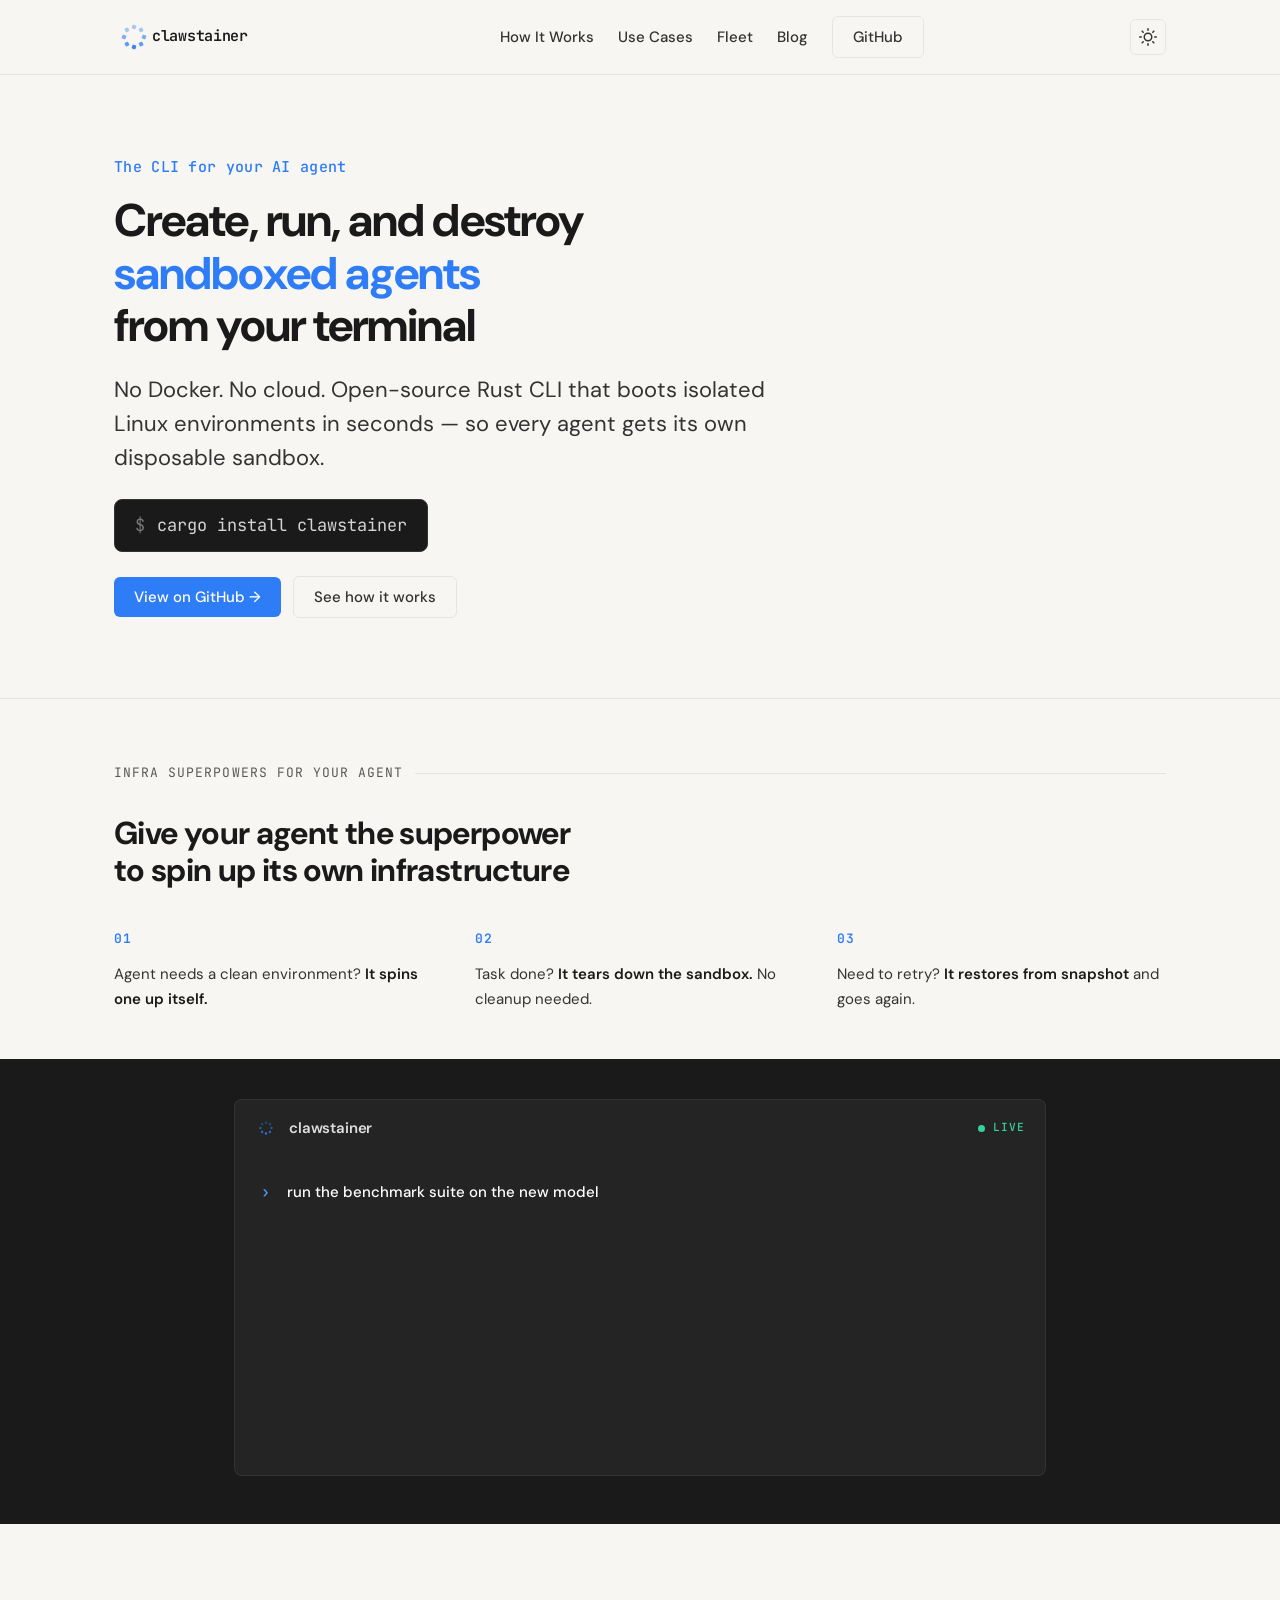
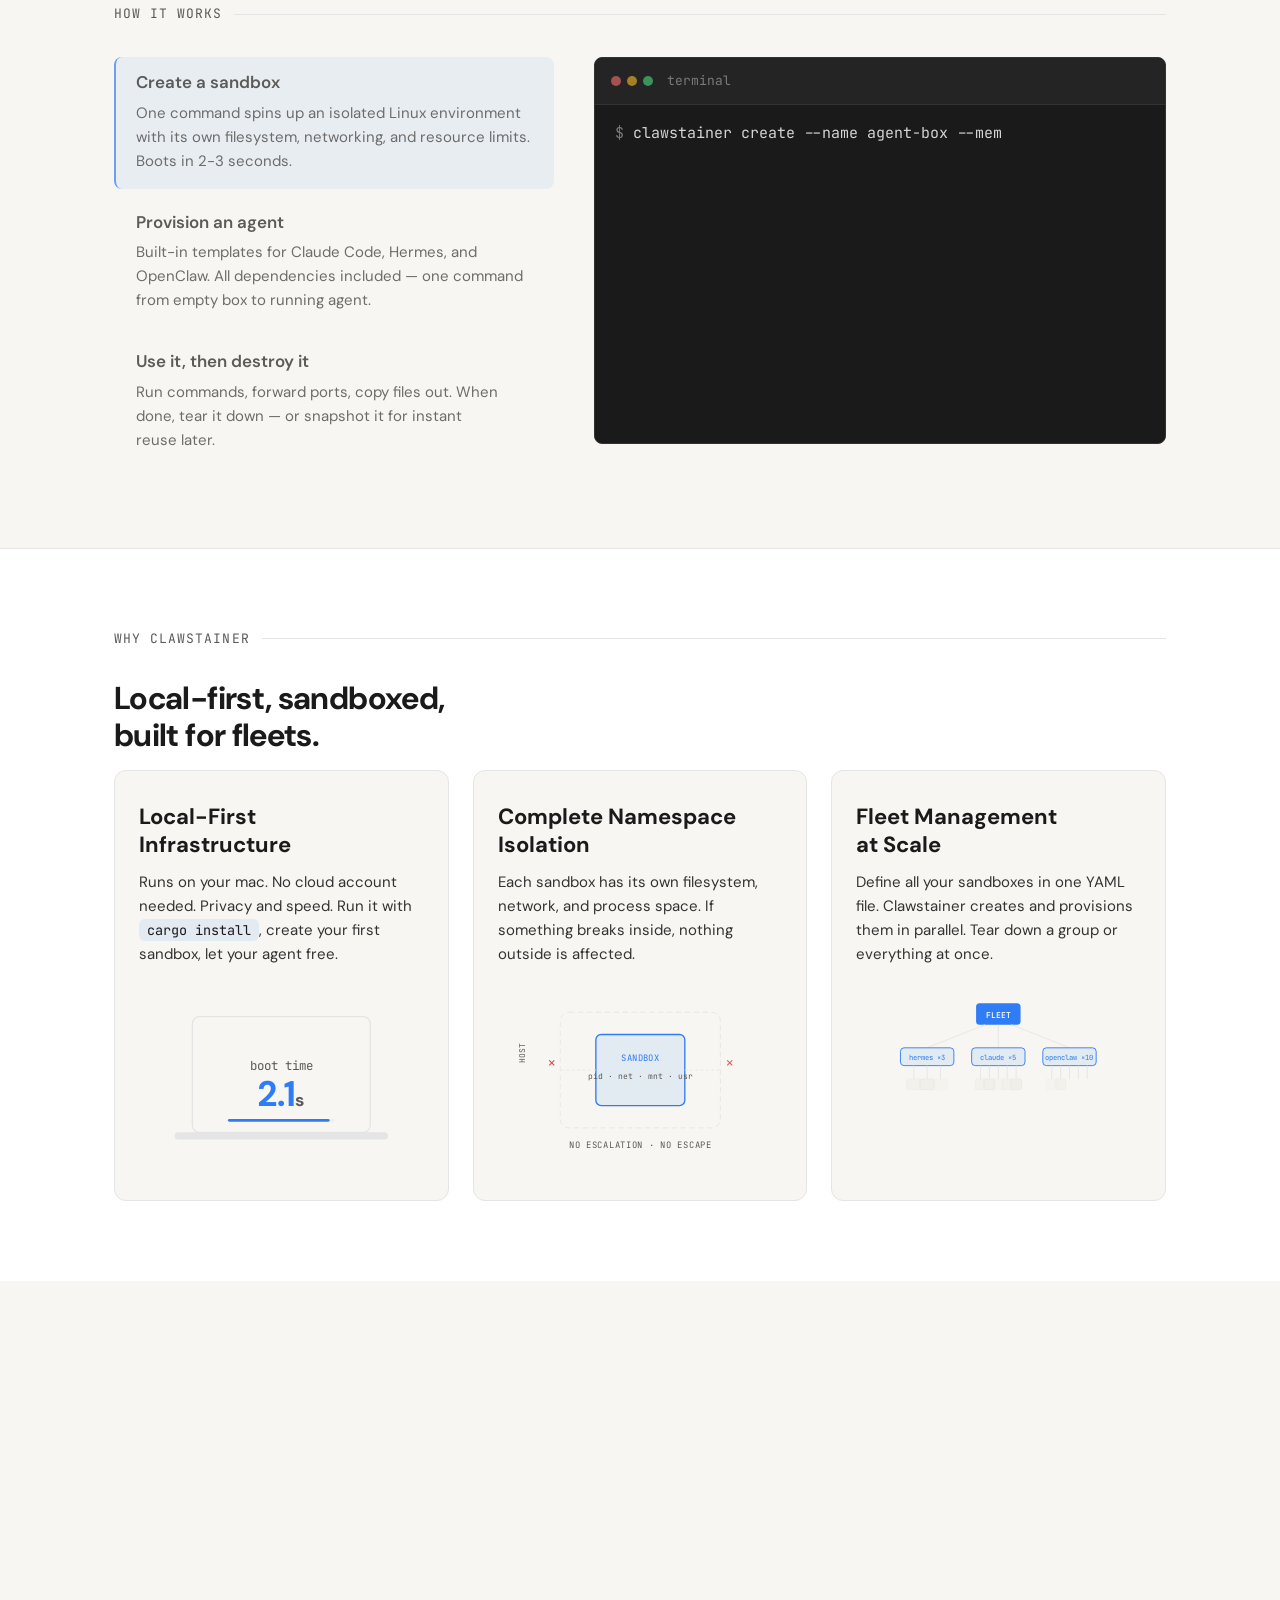
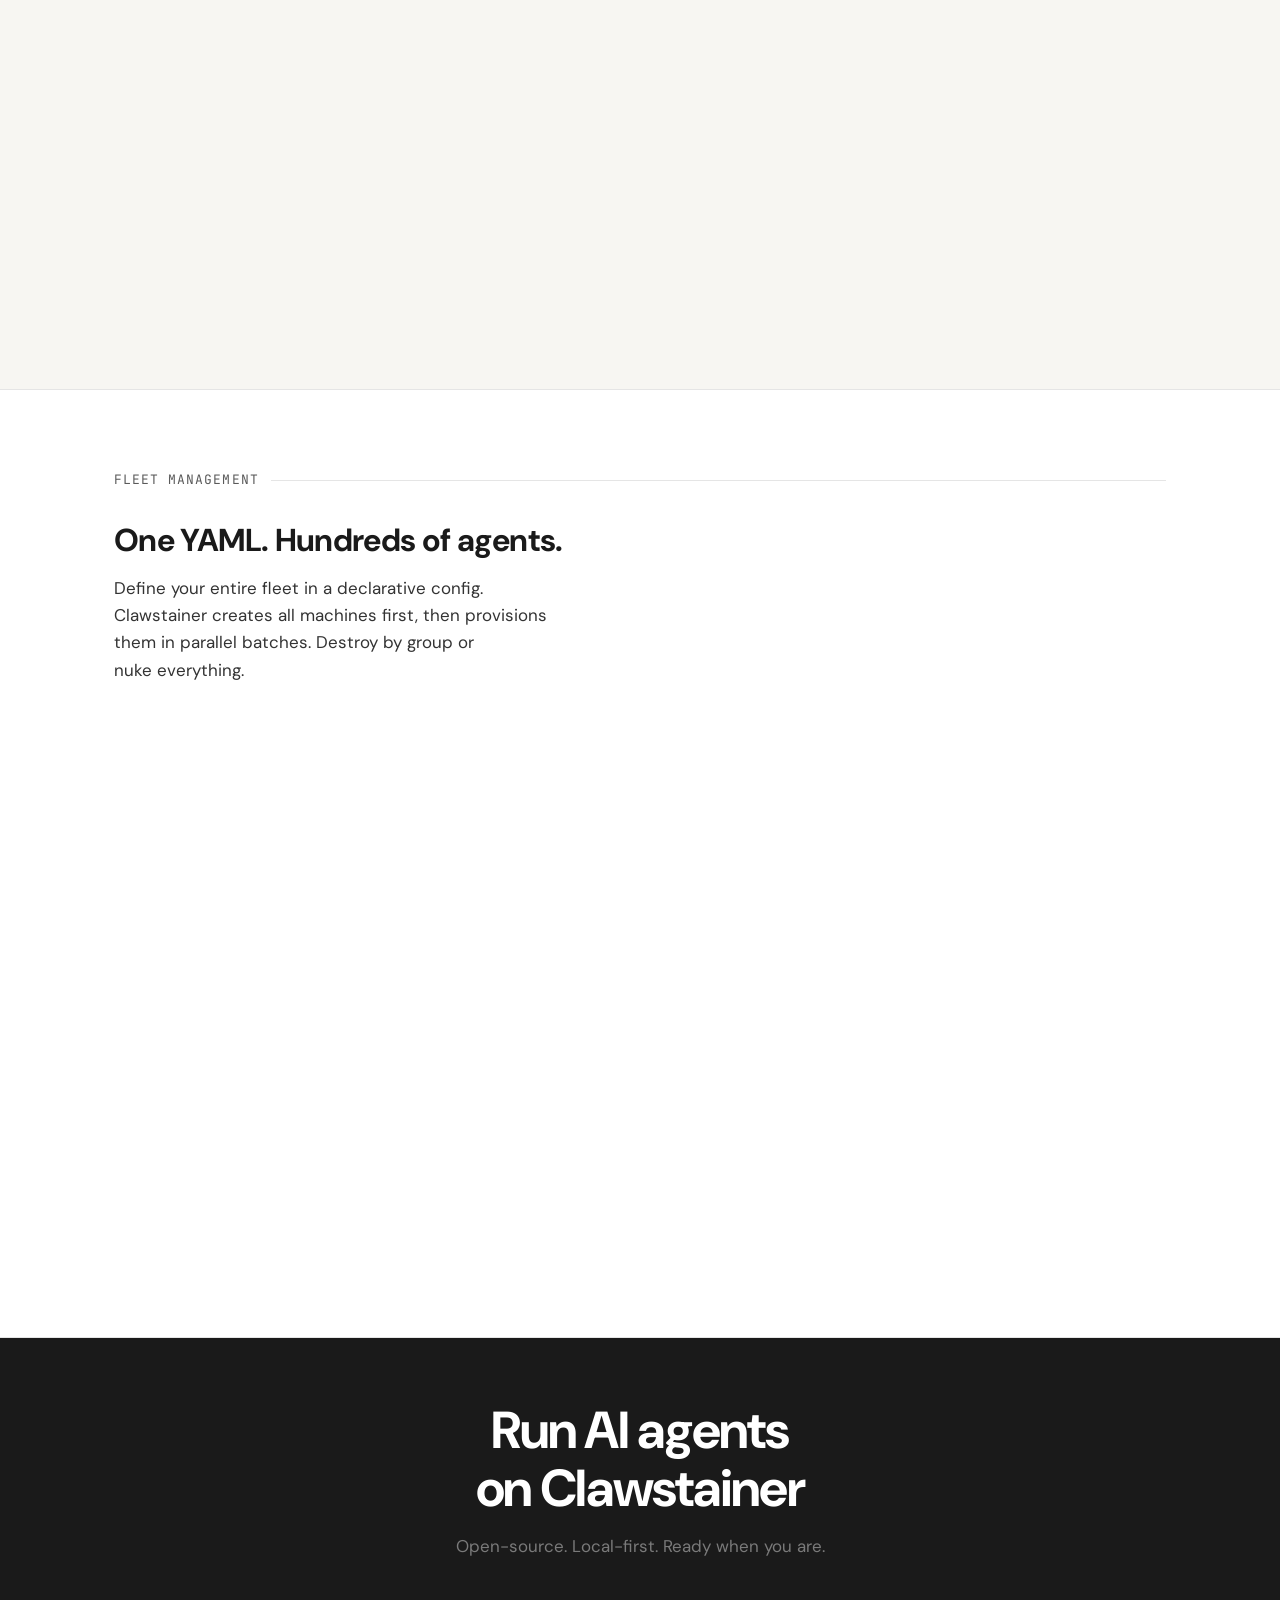
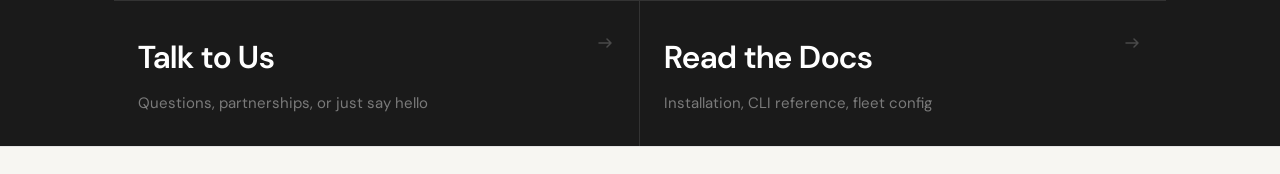
<file: index.html>
<!DOCTYPE html>
<html lang="en">
<head>
  <meta charset="UTF-8">
  <meta name="viewport" content="width=device-width, initial-scale=1.0">
  <title>Clawstainer — The CLI for AI Agent Sandboxes</title>
  <meta name="description" content="Open-source Rust CLI for running AI agents in disposable sandboxes. No Docker. Boots in seconds. Local-first.">
  <meta property="og:title" content="Clawstainer — The CLI for AI Agent Sandboxes">
  <meta property="og:description" content="One CLI to create, provision, and destroy isolated sandboxes for your AI agents. Built in Rust.">

  <link rel="icon" type="image/svg+xml" href="./favicon.svg">

  <!-- Fonts -->
  <link rel="preconnect" href="https://fonts.googleapis.com">
  <link rel="preconnect" href="https://fonts.gstatic.com" crossorigin>
  <link href="https://fonts.googleapis.com/css2?family=DM+Sans:wght@400;500;600;700&family=Inter:wght@400;500;600&family=JetBrains+Mono:wght@400;500;600;700&display=swap" rel="stylesheet">
  <script>
    // Apply saved theme before render to prevent flash
    (function() {
      var t = localStorage.getItem('theme');
      if (t) document.documentElement.setAttribute('data-theme', t);
    })();
  </script>

  <link rel="stylesheet" href="./base.css">
  <link rel="stylesheet" href="./style.css">
</head>
<body>

  <!-- ==================== HEADER ==================== -->
  <header class="site-header">
    <div class="container">
      <a href="#" class="logo-group" aria-label="Clawstainer home">
        <svg width="180" height="40" viewBox="0 0 360 80" aria-hidden="true">
          <g class="logo-dots">
            <rect x="56.00" y="36.00" width="8.00" height="8.00" rx="1.5" fill="currentColor" opacity="0.60" transform="rotate(22.0 60.00 40.00)"/>
            <rect x="50.14" y="50.14" width="8.00" height="8.00" rx="1.5" fill="currentColor" opacity="0.75" transform="rotate(67.0 54.14 54.14)"/>
            <rect x="36.00" y="56.00" width="8.00" height="8.00" rx="1.5" fill="currentColor" opacity="0.95" transform="rotate(112.0 40.00 60.00)"/>
            <rect x="21.86" y="50.14" width="8.00" height="8.00" rx="1.5" fill="currentColor" opacity="0.75" transform="rotate(157.0 25.86 54.14)"/>
            <rect x="16.00" y="36.00" width="8.00" height="8.00" rx="1.5" fill="currentColor" opacity="0.60" transform="rotate(202.0 20.00 40.00)"/>
            <rect x="21.86" y="21.86" width="8.00" height="8.00" rx="1.5" fill="currentColor" opacity="0.40" transform="rotate(247.0 25.86 25.86)"/>
            <rect x="36.00" y="16.00" width="8.00" height="8.00" rx="1.5" fill="currentColor" opacity="0.40" transform="rotate(292.0 40.00 20.00)"/>
            <rect x="50.14" y="21.86" width="8.00" height="8.00" rx="1.5" fill="currentColor" opacity="0.40" transform="rotate(337.0 54.14 25.86)"/>
          </g>
          <text x="76" y="47" font-family="'JetBrains Mono', monospace" font-size="30" font-weight="600" fill="currentColor" letter-spacing="-0.02em">clawstainer</text>
        </svg>
      </a>
      <nav>
        <ul class="nav-links" role="list">
          <li><a href="#how">How It Works</a></li>
          <li><a href="#use-cases">Use Cases</a></li>
          <li><a href="#fleet">Fleet</a></li>
          <li><a href="./blog/index.html">Blog</a></li>
          <li><a href="https://github.com/friscobrisco/clawstainer" target="_blank" rel="noopener noreferrer" class="btn-ghost">GitHub</a></li>
        </ul>
      </nav>
      <button class="menu-toggle" aria-label="Toggle menu" onclick="this.previousElementSibling.classList.toggle('open')">
        <svg width="24" height="24" viewBox="0 0 24 24" fill="none" stroke="currentColor" stroke-width="2" stroke-linecap="round" stroke-linejoin="round"><line x1="3" y1="6" x2="21" y2="6"/><line x1="3" y1="12" x2="21" y2="12"/><line x1="3" y1="18" x2="21" y2="18"/></svg>
      </button>
      <button class="theme-toggle" aria-label="Toggle theme" onclick="toggleTheme()">
        <svg class="icon-sun" width="18" height="18" viewBox="0 0 24 24" fill="none" stroke="currentColor" stroke-width="2" stroke-linecap="round" stroke-linejoin="round"><circle cx="12" cy="12" r="5"/><line x1="12" y1="1" x2="12" y2="3"/><line x1="12" y1="21" x2="12" y2="23"/><line x1="4.22" y1="4.22" x2="5.64" y2="5.64"/><line x1="18.36" y1="18.36" x2="19.78" y2="19.78"/><line x1="1" y1="12" x2="3" y2="12"/><line x1="21" y1="12" x2="23" y2="12"/><line x1="4.22" y1="19.78" x2="5.64" y2="18.36"/><line x1="18.36" y1="5.64" x2="19.78" y2="4.22"/></svg>
        <svg class="icon-moon" width="18" height="18" viewBox="0 0 24 24" fill="none" stroke="currentColor" stroke-width="2" stroke-linecap="round" stroke-linejoin="round"><path d="M21 12.79A9 9 0 1 1 11.21 3 7 7 0 0 0 21 12.79z"/></svg>
      </button>
    </div>
  </header>

  <!-- ==================== HERO ==================== -->
  <main>
    <section class="hero section" id="hero">
      <div class="container hero-content">
        <p class="hero-kicker">The CLI for your AI agent</p>
        <h1>Create, run, and destroy <span class="highlight">sandboxed agents</span> from your terminal</h1>
        <p class="hero-sub">No Docker. No cloud. Open-source Rust CLI that boots isolated Linux environments in seconds — so every agent gets its own disposable sandbox.</p>
        <div class="hero-install">
          <code class="install-cmd"><span class="install-prompt">$</span> cargo install clawstainer</code>
        </div>
        <div class="hero-actions">
          <a href="https://github.com/friscobrisco/clawstainer" target="_blank" rel="noopener noreferrer" class="btn-primary">
            View on GitHub →
          </a>
          <a href="#how" class="btn-ghost">
            See how it works
          </a>
        </div>
      </div>
    </section>

    <!-- ==================== AGENT SANDBOXES ==================== -->
    <section class="agent-split" id="agent-sandboxes">
      <!-- Light top half -->
      <div class="agent-split-top">
        <div class="container">
          <div class="section-label">
            <span class="annotation">Infra Superpowers for your agent</span>
          </div>
          <h2 class="section-heading agent-split-heading">Give your agent the superpower<br>to spin up its own infrastructure</h2>
          <div class="agent-split-points">
            <div class="agent-point">
              <span class="agent-point-num">01</span>
              <p>Agent needs a clean environment? <strong>It spins one up itself.</strong></p>
            </div>
            <div class="agent-point">
              <span class="agent-point-num">02</span>
              <p>Task done? <strong>It tears down the sandbox.</strong> No cleanup needed.</p>
            </div>
            <div class="agent-point">
              <span class="agent-point-num">03</span>
              <p>Need to retry? <strong>It restores from snapshot</strong> and goes again.</p>
            </div>
          </div>
        </div>
      </div>

      <!-- Dark bottom half: conversational agent -->
      <div class="agent-split-bottom">
        <div class="agent-terminal-full">
          <div class="agent-panel-header">
            <div class="agent-panel-brand">
              <svg width="22" height="22" viewBox="0 0 80 80" aria-hidden="true">
                <g class="logo-dots">
                  <rect x="56.00" y="36.00" width="8.00" height="8.00" rx="1.5" fill="currentColor" opacity="0.60" transform="rotate(22.0 60.00 40.00)"/>
                  <rect x="50.14" y="50.14" width="8.00" height="8.00" rx="1.5" fill="currentColor" opacity="0.75" transform="rotate(67.0 54.14 54.14)"/>
                  <rect x="36.00" y="56.00" width="8.00" height="8.00" rx="1.5" fill="currentColor" opacity="0.95" transform="rotate(112.0 40.00 60.00)"/>
                  <rect x="21.86" y="50.14" width="8.00" height="8.00" rx="1.5" fill="currentColor" opacity="0.75" transform="rotate(157.0 25.86 54.14)"/>
                  <rect x="16.00" y="36.00" width="8.00" height="8.00" rx="1.5" fill="currentColor" opacity="0.60" transform="rotate(202.0 20.00 40.00)"/>
                  <rect x="21.86" y="21.86" width="8.00" height="8.00" rx="1.5" fill="currentColor" opacity="0.40" transform="rotate(247.0 25.86 25.86)"/>
                  <rect x="36.00" y="16.00" width="8.00" height="8.00" rx="1.5" fill="currentColor" opacity="0.40" transform="rotate(292.0 40.00 20.00)"/>
                  <rect x="50.14" y="21.86" width="8.00" height="8.00" rx="1.5" fill="currentColor" opacity="0.40" transform="rotate(337.0 54.14 25.86)"/>
                </g>
              </svg>
              <span class="agent-panel-name">clawstainer</span>
            </div>
            <div class="agent-panel-status">
              <span class="agent-panel-live-dot"></span>
              <span class="agent-panel-live-label">live</span>
            </div>
          </div>
          <div class="agent-chat" id="agent-chat"></div>
        </div>
      </div>
    </section>

    <!-- ==================== HOW IT WORKS ==================== -->
    <section class="section" id="how">
      <div class="container">
        <div class="section-label">
          <span class="annotation">How It Works</span>
        </div>

        <div class="how-layout">
          <div class="how-steps">
            <div class="how-step" data-step="0">
              <h3>Create a sandbox</h3>
              <p>One command spins up an isolated Linux environment with its own filesystem, networking, and resource limits. Boots in 2-3 seconds.</p>
            </div>

            <div class="how-step" data-step="1">
              <h3>Provision an agent</h3>
              <p>Built-in templates for Claude Code, Hermes, and OpenClaw. All dependencies included — one command from empty box to running agent.</p>
            </div>

            <div class="how-step" data-step="2">
              <h3>Use it, then destroy it</h3>
              <p>Run commands, forward ports, copy files out. When done, tear it down — or snapshot it for instant reuse later.</p>
            </div>
          </div>

          <div class="how-terminal-wrap">
            <div class="terminal">
              <div class="terminal-header">
                <span class="terminal-dot"></span>
                <span class="terminal-dot"></span>
                <span class="terminal-dot"></span>
                <span class="terminal-title">terminal</span>
              </div>
              <div class="terminal-body" id="how-terminal">
                <div class="term-line" data-step="0"><span class="prompt">$ </span><span class="term-typed"></span></div>
                <div class="term-line term-output" data-step="0"><span class="comment">✓ Created agent-box in 1.2s</span></div>
                <div class="term-line term-blank" data-step="0"></div>
                <div class="term-line" data-step="1"><span class="prompt">$ </span><span class="term-typed"></span></div>
                <div class="term-line term-output" data-step="1"><span class="comment">✓ Provisioned claude-code on agent-box</span></div>
                <div class="term-line term-blank" data-step="1"></div>
                <div class="term-line" data-step="2"><span class="prompt">$ </span><span class="term-typed"></span></div>
                <div class="term-line term-output" data-step="2"><span class="comment">✓ Training complete — saved model.pt</span></div>
                <div class="term-line" data-step="2"><span class="prompt">$ </span><span class="term-typed"></span></div>
                <div class="term-line term-output" data-step="2"><span class="comment">✓ Snapshot trained-model created</span></div>
                <div class="term-line" data-step="2"><span class="prompt">$ </span><span class="term-typed"></span></div>
                <div class="term-line term-output" data-step="2"><span class="comment">✓ Destroyed agent-box</span></div>
              </div>
            </div>
          </div>
        </div>
      </div>
    </section>

    <!-- ==================== FEATURE PILLARS ==================== -->
    <section class="pillars-section section">
      <div class="container">
        <div class="section-label"><span class="annotation">Why Clawstainer</span></div>
        <h2 class="section-heading">Local-first, sandboxed,<br>built for fleets.</h2>
        <div class="pillars-grid">

          <!-- Pillar 1: Local-First -->
          <div class="pillar-card">
            <h3>Local-First<br>Infrastructure</h3>
            <p>Runs on your mac. No cloud account needed. Privacy and speed. Run it with <code>cargo install</code>, create your first sandbox, let your agent free.</p>
            <div class="pillar-visual">
              <svg class="pillar-svg" viewBox="0 0 320 200" aria-hidden="true">
                <rect x="60" y="30" width="200" height="130" rx="8" fill="none" stroke="var(--color-border)" stroke-width="1.5"/>
                <rect x="40" y="160" width="240" height="8" rx="4" fill="var(--color-border)"/>
                <text x="160" y="90" text-anchor="middle" font-family="var(--font-mono)" font-size="14" fill="var(--color-text-muted)">boot time</text>
                <text x="160" y="130" text-anchor="middle" font-family="var(--font-display)" font-size="40" font-weight="700" fill="var(--color-primary)">
                  <tspan class="boot-counter">2.1</tspan><tspan font-size="20" fill="var(--color-text-muted)">s</tspan>
                </text>
                <rect x="100" y="145" width="120" height="3" rx="1.5" fill="var(--color-surface-2)"/>
                <rect x="100" y="145" width="0" height="3" rx="1.5" fill="var(--color-primary)" class="boot-bar">
                  <animate attributeName="width" from="0" to="120" dur="2.1s" fill="freeze" begin="0s" repeatCount="indefinite"/>
                </rect>
              </svg>
            </div>
          </div>

          <!-- Pillar 2: Sandboxed -->
          <div class="pillar-card">
            <h3>Complete Namespace<br>Isolation</h3>
            <p>Each sandbox has its own filesystem, network, and process space. If something breaks inside, nothing outside is affected.</p>
            <div class="pillar-visual">
              <svg class="pillar-svg" viewBox="0 0 320 200" aria-hidden="true">
                <!-- Isolation boundary (static) -->
                <rect x="70" y="25" width="180" height="130" rx="10" fill="none" stroke="var(--color-border)" stroke-width="1" stroke-dasharray="6 4"/>
                <text x="30" y="60" font-family="var(--font-mono)" font-size="9" fill="var(--color-text-muted)" text-anchor="end" transform="rotate(-90 30 60)">HOST</text>
                <!-- Sandbox box (shaking, trying to escape) -->
                <g>
                  <animateTransform attributeName="transform" type="translate" values="0,0; 3,-1; -2,2; 4,0; -3,-2; 1,3; -4,1; 2,-2; 0,0" dur="2s" repeatCount="indefinite"/>
                  <rect x="110" y="50" width="100" height="80" rx="6" fill="var(--color-primary-muted)" stroke="var(--color-primary)" stroke-width="1.5"/>
                  <text x="160" y="80" text-anchor="middle" font-family="var(--font-mono)" font-size="10" fill="var(--color-primary)" letter-spacing="0.05em">SANDBOX</text>
                  <text x="160" y="100" text-anchor="middle" font-family="var(--font-mono)" font-size="9" fill="var(--color-text-muted)">pid · net · mnt · usr</text>
                </g>
                <!-- Blocked arrows (static) -->
                <line x1="110" y1="90" x2="70" y2="90" stroke="var(--color-border)" stroke-width="1" stroke-dasharray="3 3"/>
                <text x="60" y="87" text-anchor="middle" font-family="var(--font-mono)" font-size="14" fill="#D44">
                  &#x2715;
                  <animate attributeName="opacity" values="1;0.4;1" dur="2s" repeatCount="indefinite"/>
                </text>
                <line x1="210" y1="90" x2="250" y2="90" stroke="var(--color-border)" stroke-width="1" stroke-dasharray="3 3"/>
                <text x="260" y="87" text-anchor="middle" font-family="var(--font-mono)" font-size="14" fill="#D44">
                  &#x2715;
                  <animate attributeName="opacity" values="1;0.4;1" dur="2s" repeatCount="indefinite" begin="0.15s"/>
                </text>
                <text x="160" y="178" text-anchor="middle" font-family="var(--font-mono)" font-size="10" fill="var(--color-text-muted)" letter-spacing="0.08em">NO ESCALATION · NO ESCAPE</text>
              </svg>
            </div>
          </div>

          <!-- Pillar 3: Fleet -->
          <div class="pillar-card">
            <h3>Fleet Management<br>at Scale</h3>
            <p>Define all your sandboxes in one YAML file. Clawstainer creates and provisions them in parallel. Tear down a group or everything at once.</p>
            <div class="pillar-visual">
              <svg class="pillar-svg" viewBox="0 0 320 200" aria-hidden="true">
                <rect x="135" y="15" width="50" height="24" rx="4" fill="var(--color-primary)" />
                <text x="160" y="31" text-anchor="middle" font-family="var(--font-mono)" font-size="9" fill="#fff" font-weight="600">FLEET</text>
                <line x1="145" y1="39" x2="80" y2="65" stroke="var(--color-border)" stroke-width="1"/>
                <line x1="160" y1="39" x2="160" y2="65" stroke="var(--color-border)" stroke-width="1"/>
                <line x1="175" y1="39" x2="240" y2="65" stroke="var(--color-border)" stroke-width="1"/>
                <rect x="50" y="65" width="60" height="20" rx="4" fill="var(--color-primary-muted)" stroke="var(--color-primary)" stroke-width="1"/>
                <text x="80" y="79" text-anchor="middle" font-family="var(--font-mono)" font-size="8" fill="var(--color-primary)">hermes ×3</text>
                <rect x="130" y="65" width="60" height="20" rx="4" fill="var(--color-primary-muted)" stroke="var(--color-primary)" stroke-width="1"/>
                <text x="160" y="79" text-anchor="middle" font-family="var(--font-mono)" font-size="8" fill="var(--color-primary)">claude ×5</text>
                <rect x="210" y="65" width="60" height="20" rx="4" fill="var(--color-primary-muted)" stroke="var(--color-primary)" stroke-width="1"/>
                <text x="240" y="79" text-anchor="middle" font-family="var(--font-mono)" font-size="8" fill="var(--color-primary)">openclaw ×10</text>
                <!-- Hermes agents (×3) — deploy cascade -->
                <line x1="65" y1="85" x2="65" y2="100" stroke="var(--color-border)" stroke-width="1"/>
                <line x1="80" y1="85" x2="80" y2="100" stroke="var(--color-border)" stroke-width="1"/>
                <line x1="95" y1="85" x2="95" y2="100" stroke="var(--color-border)" stroke-width="1"/>
                <rect x="57" y="100" width="16" height="12" rx="2" fill="var(--color-surface-2)" stroke="var(--color-border)" stroke-width="0.75" opacity="0">
                  <animate attributeName="opacity" values="0;1" dur="0.3s" begin="0s" fill="freeze" repeatCount="indefinite"/>
                </rect>
                <rect x="72" y="100" width="16" height="12" rx="2" fill="var(--color-surface-2)" stroke="var(--color-border)" stroke-width="0.75" opacity="0">
                  <animate attributeName="opacity" values="0;1" dur="0.3s" begin="0.2s" fill="freeze" repeatCount="indefinite"/>
                </rect>
                <rect x="87" y="100" width="16" height="12" rx="2" fill="var(--color-surface-2)" stroke="var(--color-border)" stroke-width="0.75" opacity="0">
                  <animate attributeName="opacity" values="0;1" dur="0.3s" begin="0.4s" fill="freeze" repeatCount="indefinite"/>
                </rect>
                <!-- Claude agents (×5) — deploy cascade -->
                <line x1="140" y1="85" x2="140" y2="100" stroke="var(--color-border)" stroke-width="1"/>
                <line x1="150" y1="85" x2="150" y2="100" stroke="var(--color-border)" stroke-width="1"/>
                <line x1="160" y1="85" x2="160" y2="100" stroke="var(--color-border)" stroke-width="1"/>
                <line x1="170" y1="85" x2="170" y2="100" stroke="var(--color-border)" stroke-width="1"/>
                <line x1="180" y1="85" x2="180" y2="100" stroke="var(--color-border)" stroke-width="1"/>
                <rect x="134" y="100" width="12" height="12" rx="2" fill="var(--color-surface-2)" stroke="var(--color-border)" stroke-width="0.75" opacity="0">
                  <animate attributeName="opacity" values="0;1" dur="0.3s" begin="0.6s" fill="freeze" repeatCount="indefinite"/>
                </rect>
                <rect x="144" y="100" width="12" height="12" rx="2" fill="var(--color-surface-2)" stroke="var(--color-border)" stroke-width="0.75" opacity="0">
                  <animate attributeName="opacity" values="0;1" dur="0.3s" begin="0.8s" fill="freeze" repeatCount="indefinite"/>
                </rect>
                <rect x="154" y="100" width="12" height="12" rx="2" fill="var(--color-surface-2)" stroke="var(--color-border)" stroke-width="0.75" opacity="0">
                  <animate attributeName="opacity" values="0;1" dur="0.3s" begin="1.0s" fill="freeze" repeatCount="indefinite"/>
                </rect>
                <rect x="164" y="100" width="12" height="12" rx="2" fill="var(--color-surface-2)" stroke="var(--color-border)" stroke-width="0.75" opacity="0">
                  <animate attributeName="opacity" values="0;1" dur="0.3s" begin="1.2s" fill="freeze" repeatCount="indefinite"/>
                </rect>
                <rect x="174" y="100" width="12" height="12" rx="2" fill="var(--color-surface-2)" stroke="var(--color-border)" stroke-width="0.75" opacity="0">
                  <animate attributeName="opacity" values="0;1" dur="0.3s" begin="1.4s" fill="freeze" repeatCount="indefinite"/>
                </rect>
                <!-- Openclaw agents (×10, showing 5 + label) — deploy cascade -->
                <line x1="220" y1="85" x2="220" y2="100" stroke="var(--color-border)" stroke-width="1"/>
                <line x1="230" y1="85" x2="230" y2="100" stroke="var(--color-border)" stroke-width="1"/>
                <line x1="240" y1="85" x2="240" y2="100" stroke="var(--color-border)" stroke-width="1"/>
                <line x1="250" y1="85" x2="250" y2="100" stroke="var(--color-border)" stroke-width="1"/>
                <line x1="260" y1="85" x2="260" y2="100" stroke="var(--color-border)" stroke-width="1"/>
                <rect x="214" y="100" width="12" height="12" rx="2" fill="var(--color-surface-2)" stroke="var(--color-border)" stroke-width="0.75" opacity="0">
                  <animate attributeName="opacity" values="0;1" dur="0.3s" begin="1.6s" fill="freeze" repeatCount="indefinite"/>
                </rect>
                <rect x="224" y="100" width="12" height="12" rx="2" fill="var(--color-surface-2)" stroke="var(--color-border)" stroke-width="0.75" opacity="0">
                  <animate attributeName="opacity" values="0;1" dur="0.3s" begin="1.8s" fill="freeze" repeatCount="indefinite"/>
                </rect>
                <rect x="234" y="100" width="12" height="12" rx="2" fill="var(--color-surface-2)" stroke="var(--color-border)" stroke-width="0.75" opacity="0">
                  <animate attributeName="opacity" values="0;1" dur="0.3s" begin="2.0s" fill="freeze" repeatCount="indefinite"/>
                </rect>
                <rect x="244" y="100" width="12" height="12" rx="2" fill="var(--color-surface-2)" stroke="var(--color-border)" stroke-width="0.75" opacity="0">
                  <animate attributeName="opacity" values="0;1" dur="0.3s" begin="2.2s" fill="freeze" repeatCount="indefinite"/>
                </rect>
                <rect x="254" y="100" width="12" height="12" rx="2" fill="var(--color-surface-2)" stroke="var(--color-border)" stroke-width="0.75" opacity="0">
                  <animate attributeName="opacity" values="0;1" dur="0.3s" begin="2.4s" fill="freeze" repeatCount="indefinite"/>
                </rect>
                <text x="275" y="110" font-family="var(--font-mono)" font-size="8" fill="var(--color-text-muted)" opacity="0">+5
                  <animate attributeName="opacity" values="0;1" dur="0.3s" begin="2.6s" fill="freeze" repeatCount="indefinite"/>
                </text>
                <!-- Command output — appears after deploy -->
                <rect x="40" y="128" width="240" height="38" rx="4" fill="var(--terminal-bg)" opacity="0">
                  <animate attributeName="opacity" values="0;1" dur="0.4s" begin="3s" fill="freeze" repeatCount="indefinite"/>
                </rect>
                <text x="52" y="144" font-family="var(--font-mono)" font-size="8" fill="var(--terminal-muted)" opacity="0">$ clawstainer fleet create --file fleet.yaml
                  <animate attributeName="opacity" values="0;1" dur="0.4s" begin="3s" fill="freeze" repeatCount="indefinite"/>
                </text>
                <text x="52" y="158" font-family="var(--font-mono)" font-size="8" fill="var(--color-syntax-string)" opacity="0">&#x2713; 18 machines provisioned
                  <animate attributeName="opacity" values="0;1" dur="0.4s" begin="3.4s" fill="freeze" repeatCount="indefinite"/>
                </text>
              </svg>
            </div>
          </div>

        </div>
      </div>
    </section>

    <!-- ==================== USE CASES ==================== -->
    <!-- USE CASE A: Benchmark -->
    <section class="uc-block uc-block--alt fade-in" id="use-cases">
      <div class="container">
        <div class="section-label">
          <span class="annotation">Use Cases</span>
        </div>
        <h2 class="section-heading">What you build with disposable sandboxes</h2>

        <div class="uc-header">
          <span class="uc-number">A</span>
          <span class="use-case-tag">evaluation</span>
        </div>
        <div class="use-case">
          <div class="use-case-text">
            <h3>Benchmark agent performance across LLMs</h3>
            <p>Spin up identical sandboxes for GPT-5, Claude, Gemini, and Llama — same environment, same task, different models. Compare token efficiency, tool use accuracy, and task completion rates in true isolation. No cross-contamination between runs.</p>
            <p class="use-case-detail">Define your benchmark matrix in a fleet YAML. Each model gets its own sandboxes with identical provisioning. Run them in parallel, collect results, destroy everything. Repeat with different prompts or tool configurations.</p>
          </div>
          <div class="use-case-terminal">
            <div class="terminal">
              <div class="terminal-header">
                <span class="terminal-dot"></span>
                <span class="terminal-dot"></span>
                <span class="terminal-dot"></span>
                <span class="terminal-title">benchmark.yaml</span>
              </div>
              <div class="terminal-body">
<code><span class="comment">machines:</span>
  - <span class="flag">name:</span> <span class="string">bench-gpt5</span>
    <span class="flag">count:</span> 5
    <span class="flag">memory:</span> 2048
    <span class="flag">provision:</span> <span class="string">openclaw</span>

  - <span class="flag">name:</span> <span class="string">bench-claude</span>
    <span class="flag">count:</span> 5
    <span class="flag">memory:</span> 2048
    <span class="flag">provision:</span> <span class="string">claude-code</span>

  - <span class="flag">name:</span> <span class="string">bench-llama</span>
    <span class="flag">count:</span> 5
    <span class="flag">memory:</span> 4096
    <span class="flag">provision:</span> <span class="string">hermes-agent</span></code>
              </div>
            </div>
          </div>
        </div>
      </div>
    </section>

    <!-- USE CASE B: Team agents -->
    <section class="uc-block fade-in">
      <div class="container">
        <div class="uc-header">
          <span class="uc-number">B</span>
          <span class="use-case-tag">team infra</span>
        </div>
        <div class="use-case use-case--reverse">
          <div class="use-case-text">
            <h3>Give everyone on your team their own agent</h3>
            <p>Each engineer, PM, or designer gets a persistent sandbox with their preferred AI agent pre-provisioned. Personal environments that don't step on each other — with resource limits enforced per box.</p>
            <p class="use-case-detail">Port-forward into any team member's sandbox for pair debugging. Snapshot a well-configured environment and clone it for new hires. Everyone's agent has root access to their box — and zero access to anyone else's.</p>
          </div>
          <div class="use-case-terminal">
            <div class="terminal">
              <div class="terminal-header">
                <span class="terminal-dot"></span>
                <span class="terminal-dot"></span>
                <span class="terminal-dot"></span>
                <span class="terminal-title">terminal</span>
              </div>
              <div class="terminal-body">
<code><span class="prompt">$ </span>clawstainer create <span class="flag">--name</span> <span class="string">alice-agent</span> <span class="flag">--memory</span> 2048
<span class="prompt">$ </span>clawstainer create <span class="flag">--name</span> <span class="string">bob-agent</span> <span class="flag">--memory</span> 2048
<span class="prompt">$ </span>clawstainer create <span class="flag">--name</span> <span class="string">carol-agent</span> <span class="flag">--memory</span> 2048

<span class="prompt">$ </span>clawstainer provision alice-agent <span class="flag">--components</span> <span class="string">claude-code</span>
<span class="prompt">$ </span>clawstainer provision bob-agent <span class="flag">--components</span> <span class="string">hermes-agent</span>
<span class="prompt">$ </span>clawstainer provision carol-agent <span class="flag">--components</span> <span class="string">openclaw</span>

<span class="comment"># Pair debug with Alice</span>
<span class="prompt">$ </span>clawstainer port-forward alice-agent <span class="string">8080:8080</span></code>
              </div>
            </div>
          </div>
        </div>
      </div>
    </section>

    <!-- USE CASE C: Safe execution -->
    <section class="uc-block uc-block--alt fade-in">
      <div class="container">
        <div class="uc-header">
          <span class="uc-number">C</span>
          <span class="use-case-tag">safety</span>
        </div>
        <div class="use-case">
          <div class="use-case-text">
            <h3>Run untrusted code from LLM outputs</h3>
            <p>Let agents write and execute arbitrary code without risking your host machine. Every sandbox is disposable — if an agent <code style="color:var(--color-primary)">rm -rf</code>s everything, destroy it and spin up a fresh one in seconds.</p>
            <p class="use-case-detail">Namespace and cgroup isolation means a rogue agent can't escape its box. No shared filesystem, no network access to the host, no privilege escalation. The sandbox is the blast radius.</p>
          </div>
          <div class="use-case-terminal">
            <div class="terminal">
              <div class="terminal-header">
                <span class="terminal-dot"></span>
                <span class="terminal-dot"></span>
                <span class="terminal-dot"></span>
                <span class="terminal-title">terminal</span>
              </div>
              <div class="terminal-body">
<code><span class="comment"># Agent does something destructive</span>
<span class="prompt">$ </span>clawstainer exec &lt;id&gt; <span class="string">"rm -rf /"</span>
<span class="comment"># Host is untouched. Sandbox is toast.</span>

<span class="comment"># Spin up a fresh one from snapshot</span>
<span class="prompt">$ </span>clawstainer create <span class="flag">--name</span> <span class="string">fresh-box</span> <span class="flag">--from</span> <span class="string">python3-ready</span>
<span class="comment"># ✓ Created fresh-box in 0.8s (from snapshot)</span></code>
              </div>
            </div>
          </div>
        </div>
      </div>
    </section>

    <!-- USE CASE D: Local dev -->
    <section class="uc-block fade-in">
      <div class="container">
        <div class="uc-header">
          <span class="uc-number">D</span>
          <span class="use-case-tag">development</span>
        </div>
        <div class="use-case use-case--reverse">
          <div class="use-case-text">
            <h3>Local AI agent development</h3>
            <p>Build and test agents without cloud costs. Iterate fast on your laptop — port-forward into the sandbox, watch logs in real time, copy artifacts out. Snapshot when something works. Move to production when ready.</p>
            <p class="use-case-detail">Works on macOS via Lima (one <code style="color:var(--color-primary)">brew install</code>) and natively on Linux. No cloud account, no billing dashboard, no cold starts. Your machine is the data center.</p>
          </div>
          <div class="use-case-terminal">
            <div class="terminal">
              <div class="terminal-header">
                <span class="terminal-dot"></span>
                <span class="terminal-dot"></span>
                <span class="terminal-dot"></span>
                <span class="terminal-title">terminal</span>
              </div>
              <div class="terminal-body">
<code><span class="comment"># Develop locally</span>
<span class="prompt">$ </span>clawstainer create <span class="flag">--name</span> <span class="string">dev</span> <span class="flag">--memory</span> 4096 <span class="flag">--cpus</span> 4
<span class="prompt">$ </span>clawstainer provision dev <span class="flag">--components</span> <span class="string">python3,git,curl</span>
<span class="prompt">$ </span>clawstainer cp ./agent.py dev:/root/
<span class="prompt">$ </span>clawstainer port-forward dev <span class="string">3000:3000</span>

<span class="comment"># It works — snapshot it</span>
<span class="prompt">$ </span>clawstainer snapshot create dev <span class="flag">--name</span> <span class="string">agent-v1</span>

<span class="comment"># Check resource usage</span>
<span class="prompt">$ </span>clawstainer stats dev</code>
              </div>
            </div>
          </div>
        </div>
      </div>
    </section>

    <!-- ==================== FLEET ==================== -->
    <section class="section fleet-section" id="fleet">
      <div class="container">
        <div class="section-label">
          <span class="annotation">Fleet Management</span>
        </div>

        <div class="fleet-layout">
          <div class="fleet-text">
            <h2 class="section-heading">One YAML. Hundreds of agents.</h2>
            <p class="section-desc">Define your entire fleet in a declarative config. Clawstainer creates all machines first, then provisions them in parallel batches. Destroy by group or nuke everything.</p>
          </div>

          <div class="fleet-terminals">
            <div class="terminal fade-in">
              <div class="terminal-header">
                <span class="terminal-dot"></span>
                <span class="terminal-dot"></span>
                <span class="terminal-dot"></span>
                <span class="terminal-title">fleet.yaml</span>
              </div>
              <div class="terminal-body">
<code><span class="comment">machines:</span>
  - <span class="flag">name:</span> <span class="string">hermes-worker</span>
    <span class="flag">count:</span> 3
    <span class="flag">memory:</span> 2048
    <span class="flag">cpus:</span> 2
    <span class="flag">provision:</span> <span class="string">hermes-agent</span>
    <span class="flag">linger:</span> <span class="string">true</span>

  - <span class="flag">name:</span> <span class="string">openclaw</span>
    <span class="flag">count:</span> 10
    <span class="flag">memory:</span> 1024
    <span class="flag">cpus:</span> 2
    <span class="flag">provision:</span> <span class="string">openclaw</span>
    <span class="flag">linger:</span> <span class="string">true</span></code>
              </div>
            </div>

            <div class="terminal fade-in">
              <div class="terminal-header">
                <span class="terminal-dot"></span>
                <span class="terminal-dot"></span>
                <span class="terminal-dot"></span>
                <span class="terminal-title">terminal</span>
              </div>
              <div class="terminal-body">
<code><span class="prompt">$ </span>clawstainer fleet create <span class="flag">--file</span> <span class="string">fleet.yaml</span> <span class="flag">--parallel</span> 5
<span class="comment"># ✓ Created 13 machines</span>
<span class="comment"># ✓ Provisioning [5/13]...</span>
<span class="comment"># ✓ All 13 machines provisioned</span>

<span class="prompt">$ </span>clawstainer fleet destroy <span class="flag">--all</span>
<span class="comment"># ✓ Destroyed 13 machines</span></code>
              </div>
            </div>
          </div>
        </div>

      </div>
    </section>

    <!-- ==================== CONTACT STRIP ==================== -->
    <section class="contact-strip">
      <div class="container">
        <div class="contact-hero">
          <span class="contact-headline">Run AI agents<br>on Clawstainer</span>
          <p class="contact-sub">Open-source. Local-first. Ready when you are.</p>
        </div>

        <div class="contact-actions">
          <a href="#contact-form" class="contact-action-card" data-contact-trigger>
            <span class="contact-action-label">Talk to Us</span>
            <span class="contact-action-desc">Questions, partnerships, or just say hello</span>
            <svg width="20" height="20" viewBox="0 0 20 20" fill="none" aria-hidden="true" class="contact-arrow"><path d="M4 10h12m0 0l-4-4m4 4l-4 4" stroke="currentColor" stroke-width="1.5" stroke-linecap="round" stroke-linejoin="round"/></svg>
          </a>
          <a href="https://github.com/friscobrisco/clawstainer/blob/main/docs.md" target="_blank" rel="noopener noreferrer" class="contact-action-card">
            <span class="contact-action-label">Read the Docs</span>
            <span class="contact-action-desc">Installation, CLI reference, fleet config</span>
            <svg width="20" height="20" viewBox="0 0 20 20" fill="none" aria-hidden="true" class="contact-arrow"><path d="M4 10h12m0 0l-4-4m4 4l-4 4" stroke="currentColor" stroke-width="1.5" stroke-linecap="round" stroke-linejoin="round"/></svg>
          </a>
        </div>
      </div>

      <div id="contact-form" class="contact-form-wrap" hidden>
        <div class="container">
          <form class="contact-form" action="mailto:reneerosillo@clawstainer.com" method="POST" enctype="text/plain">
            <div class="form-row">
              <div class="form-group">
                <label for="contact-name">Name</label>
                <input type="text" id="contact-name" name="name" required placeholder="Your name">
              </div>
              <div class="form-group">
                <label for="contact-email">Email</label>
                <input type="email" id="contact-email" name="email" required placeholder="you@company.com">
              </div>
            </div>
            <div class="form-group">
              <label for="contact-message">Message</label>
              <textarea id="contact-message" name="message" rows="4" required placeholder="How can we help?"></textarea>
            </div>
            <button type="submit" class="btn-primary">Send message →</button>
          </form>
        </div>
      </div>
    </section>

  </main>

  <!-- ==================== FOOTER ==================== -->
  <footer class="site-footer">
    <div class="container">
      <span class="footer-text">© 2026 Clawstainer. All rights reserved.</span>
      <ul class="footer-links" role="list">
        <li><a href="https://github.com/friscobrisco/clawstainer" target="_blank" rel="noopener noreferrer">GitHub</a></li>
        <li><a href="https://github.com/friscobrisco/clawstainer/blob/main/docs.md" target="_blank" rel="noopener noreferrer">Docs</a></li>
        <li><a href="./skills.html">Skills</a></li>
        <li><a href="https://x.com/clawstainer" target="_blank" rel="noopener noreferrer">Twitter</a></li>
      </ul>
    </div>
  </footer>

  <script>
  (function() {
    const commands = [
      // step 0: create
      'clawstainer create --name agent-box --memory 2048 --cpus 2',
      // step 1: provision
      'clawstainer provision agent-box --components claude-code',
      // step 2: use & destroy
      'clawstainer exec agent-box "python3 train.py"',
      'clawstainer snapshot create agent-box --name trained-model',
      'clawstainer destroy agent-box'
    ];

    const stepMap = [0, 1, 2, 2, 2]; // which step index each command belongs to
    const lines = document.querySelectorAll('#how-terminal .term-line');
    const typedSpans = document.querySelectorAll('#how-terminal .term-typed');
    const steps = document.querySelectorAll('.how-step[data-step]');
    let started = false;

    // Initially hide all lines
    lines.forEach(l => l.style.opacity = '0');

    function activateStep(idx) {
      steps.forEach(s => s.classList.remove('how-step--active'));
      if (steps[idx]) steps[idx].classList.add('how-step--active');
    }

    function typeText(span, text, speed) {
      return new Promise(resolve => {
        let i = 0;
        function tick() {
          if (i <= text.length) {
            span.textContent = text.slice(0, i);
            i++;
            setTimeout(tick, speed);
          } else {
            resolve();
          }
        }
        tick();
      });
    }

    function sleep(ms) { return new Promise(r => setTimeout(r, ms)); }

    async function run() {
      let cmdIdx = 0;
      for (let i = 0; i < lines.length; i++) {
        const line = lines[i];
        const step = parseInt(line.dataset.step);
        activateStep(step);

        if (line.classList.contains('term-blank')) {
          line.style.opacity = '1';
          await sleep(100);
          continue;
        }

        const typed = line.querySelector('.term-typed');
        if (typed && cmdIdx < commands.length) {
          line.style.opacity = '1';
          await typeText(typed, commands[cmdIdx], 22);
          cmdIdx++;
          await sleep(250);
          // Show the output line(s) that follow
          let next = i + 1;
          while (next < lines.length && lines[next].classList.contains('term-output')) {
            lines[next].style.opacity = '1';
            await sleep(350);
            next++;
          }
          // Skip blanks after output
          while (next < lines.length && lines[next].classList.contains('term-blank')) {
            lines[next].style.opacity = '1';
            next++;
          }
          i = next - 1; // -1 because loop increments
          await sleep(400);
        } else if (!typed) {
          line.style.opacity = '1';
          await sleep(100);
        }
      }
    }

    // Trigger on scroll into view
    const terminal = document.getElementById('how-terminal');
    const observer = new IntersectionObserver(entries => {
      if (entries[0].isIntersecting && !started) {
        started = true;
        activateStep(0);
        run();
        observer.disconnect();
      }
    }, { threshold: 0.3 });
    observer.observe(terminal);
  })();
  </script>
<script>
  // Agent chat typing animation
  (function() {
    var chat = document.getElementById('agent-chat');
    if (!chat) return;
    var started = false;

    var script = [
      { type: 'user', text: 'run the benchmark suite on the new model' },
      { type: 'agent', text: "I'll spin up an isolated sandbox for this. Let me create one from the python3-ready snapshot." },
      { type: 'action', label: 'sandbox', cmd: 'clawstainer create --name bench-a1f9 --from python3-ready' },
      { type: 'result', text: '✓ Created bench-a1f9 in 0.8s' },
      { type: 'agent', text: 'Sandbox is up. Copying the benchmark files in and running the suite now.' },
      { type: 'action', label: 'exec', cmd: 'clawstainer exec bench-a1f9 "python3 run_benchmarks.py --model new-v2"' },
      { type: 'result', text: '✓ Benchmarks complete — results saved to /root/results.json' },
      { type: 'agent', text: 'Done. Pulling the results out and destroying the sandbox.' },
      { type: 'action', label: 'cleanup', cmd: 'clawstainer cp bench-a1f9:/root/results.json ./ && clawstainer destroy bench-a1f9' },
      { type: 'result', text: '✓ Destroyed bench-a1f9' },
      { type: 'agent', text: 'Benchmark complete. The new model scores 94.2% accuracy, up from 91.7%. Results are in results.json.' }
    ];

    function sleep(ms) { return new Promise(function(r) { setTimeout(r, ms); }); }

    function typeText(el, text, speed) {
      return new Promise(function(resolve) {
        var i = 0;
        function tick() {
          if (i <= text.length) {
            el.textContent = text.slice(0, i);
            i++;
            setTimeout(tick, speed);
          } else { resolve(); }
        }
        tick();
      });
    }

    function scrollChat() {
      chat.scrollTop = chat.scrollHeight;
    }

    function addTypingIndicator() {
      var div = document.createElement('div');
      div.className = 'achat-msg achat-agent achat-typing-row';
      div.innerHTML = '<span class="achat-role">●</span><span class="achat-typing"><span></span><span></span><span></span></span>';
      chat.appendChild(div);
      scrollChat();
      return div;
    }

    async function runChat() {
      for (var s = 0; s < script.length; s++) {
        var step = script[s];

        if (step.type === 'user') {
          var row = document.createElement('div');
          row.className = 'achat-msg achat-user';
          row.innerHTML = '<span class="achat-role">›</span><span class="achat-text"></span>';
          chat.appendChild(row);
          scrollChat();
          await typeText(row.querySelector('.achat-text'), step.text, 25);
          await sleep(500);

        } else if (step.type === 'agent') {
          var dots = addTypingIndicator();
          await sleep(800 + Math.random() * 400);
          dots.remove();
          var row = document.createElement('div');
          row.className = 'achat-msg achat-agent';
          row.innerHTML = '<span class="achat-role">●</span><span class="achat-text"></span>';
          chat.appendChild(row);
          scrollChat();
          await typeText(row.querySelector('.achat-text'), step.text, 18);
          await sleep(300);

        } else if (step.type === 'action') {
          var row = document.createElement('div');
          row.className = 'achat-action';
          row.innerHTML = '<span class="achat-action-label">' + step.label + '</span><span class="achat-action-cmd"></span>';
          row.style.opacity = '0';
          row.style.transform = 'translateY(6px)';
          chat.appendChild(row);
          scrollChat();
          await sleep(50);
          row.style.transition = 'opacity 0.3s ease, transform 0.3s ease';
          row.style.opacity = '1';
          row.style.transform = 'translateY(0)';
          await typeText(row.querySelector('.achat-action-cmd'), step.cmd, 12);
          await sleep(600);

        } else if (step.type === 'result') {
          var row = document.createElement('div');
          row.className = 'achat-result';
          row.style.opacity = '0';
          row.style.transform = 'translateY(4px)';
          row.textContent = step.text;
          chat.appendChild(row);
          scrollChat();
          await sleep(50);
          row.style.transition = 'opacity 0.35s ease, transform 0.35s ease';
          row.style.opacity = '1';
          row.style.transform = 'translateY(0)';
          await sleep(400);
        }
      }
    }

    var observer = new IntersectionObserver(function(entries) {
      if (entries[0].isIntersecting && !started) {
        started = true;
        runChat();
        observer.disconnect();
      }
    }, { threshold: 0.2 });
    observer.observe(chat);
  })();

  // Contact form toggle
  (function() {
    var trigger = document.querySelector('[data-contact-trigger]');
    var form = document.getElementById('contact-form');
    if (!trigger || !form) return;
    trigger.addEventListener('click', function(e) {
      e.preventDefault();
      var isHidden = form.hasAttribute('hidden');
      if (isHidden) {
        form.removeAttribute('hidden');
        var input = form.querySelector('input');
        if (input) input.focus();
        form.scrollIntoView({ behavior: 'smooth', block: 'start' });
      } else {
        form.setAttribute('hidden', '');
      }
    });
  })();

  function toggleTheme() {
    var root = document.documentElement;
    var current = root.getAttribute('data-theme');
    var next;
    if (current === 'light') {
      next = 'dark';
    } else if (current === 'dark') {
      next = 'light';
    } else {
      // No explicit theme — check system preference and toggle opposite
      next = window.matchMedia('(prefers-color-scheme: light)').matches ? 'dark' : 'light';
    }
    root.setAttribute('data-theme', next);
    localStorage.setItem('theme', next);
  }
  </script>
  <script data-pplx-inline-edit>
(function(){
  if(window===window.top)return;
  function inlineAll(orig,clone){
    if(orig.nodeType!==1)return;
    try{
      var cs=getComputedStyle(orig);
      var t='';
      for(var i=0;i<cs.length;i++){t+=cs[i]+':'+cs.getPropertyValue(cs[i])+';';}
      clone.style.cssText=t;
    }catch(e){}
    var oc=orig.children,cc=clone.children;
    for(var j=0;j<oc.length&&j<cc.length;j++){inlineAll(oc[j],cc[j]);}
  }
  function stripExternal(clone){
    var imgs=clone.querySelectorAll('img');
    for(var i=0;i<imgs.length;i++){
      var s=imgs[i].getAttribute('src');
      if(s&&!s.startsWith('data:'))imgs[i].removeAttribute('src');
    }
    var all=clone.querySelectorAll('*');
    for(var i=0;i<all.length;i++){
      var st=all[i].style.cssText;
      if(st&&st.indexOf('url(')>=0){
        all[i].style.cssText=st.replace(/url\(["']?(?!data:)[^)"']*["']?\)/gi,'none');
      }
    }
  }
  window.addEventListener('message',function(e){
    if(!e.data||e.data.type!=='INLINE_EDIT_CAPTURE_REQUEST')return;
    var scrollX=window.scrollX||window.pageXOffset||0;
    var scrollY=window.scrollY||window.pageYOffset||0;
    var w=window.innerWidth,h=window.innerHeight;
    try{
      var clone=document.documentElement.cloneNode(true);
      var rm=clone.querySelectorAll('script,link[rel="stylesheet"],style');
      for(var i=0;i<rm.length;i++){rm[i].remove();}
      inlineAll(document.documentElement,clone);
      stripExternal(clone);
      var html=new XMLSerializer().serializeToString(clone);
      var svg='<svg xmlns="http://www.w3.org/2000/svg" width="'+w+'" height="'+h+'">'
        +'<foreignObject width="100%" height="100%">'
        +'<div xmlns="http://www.w3.org/1999/xhtml" style="width:'+w+'px;height:'+h+'px;overflow:hidden">'
        +'<div style="transform:translate(-'+scrollX+'px,-'+scrollY+'px);transform-origin:top left">'
        +html+'</div></div></foreignObject></svg>';
      var svgUrl='data:image/svg+xml;charset=utf-8,'+encodeURIComponent(svg);
      var img=new Image();
      img.onload=function(){
        var c=document.createElement('canvas');c.width=w;c.height=h;
        c.getContext('2d').drawImage(img,0,0);
        window.parent.postMessage({type:'INLINE_EDIT_SCREENSHOT_RESULT',dataUrl:c.toDataURL('image/png'),scrollX:scrollX,scrollY:scrollY},'*');
      };
      img.onerror=function(){
        window.parent.postMessage({type:'INLINE_EDIT_SCREENSHOT_RESULT',dataUrl:null,scrollX:scrollX,scrollY:scrollY},'*');
      };
      img.src=svgUrl;
    }catch(err){
      window.parent.postMessage({type:'INLINE_EDIT_SCREENSHOT_RESULT',dataUrl:null,scrollX:scrollX,scrollY:scrollY},'*');
    }
  });
})();
</script></body>
</html>
</file>
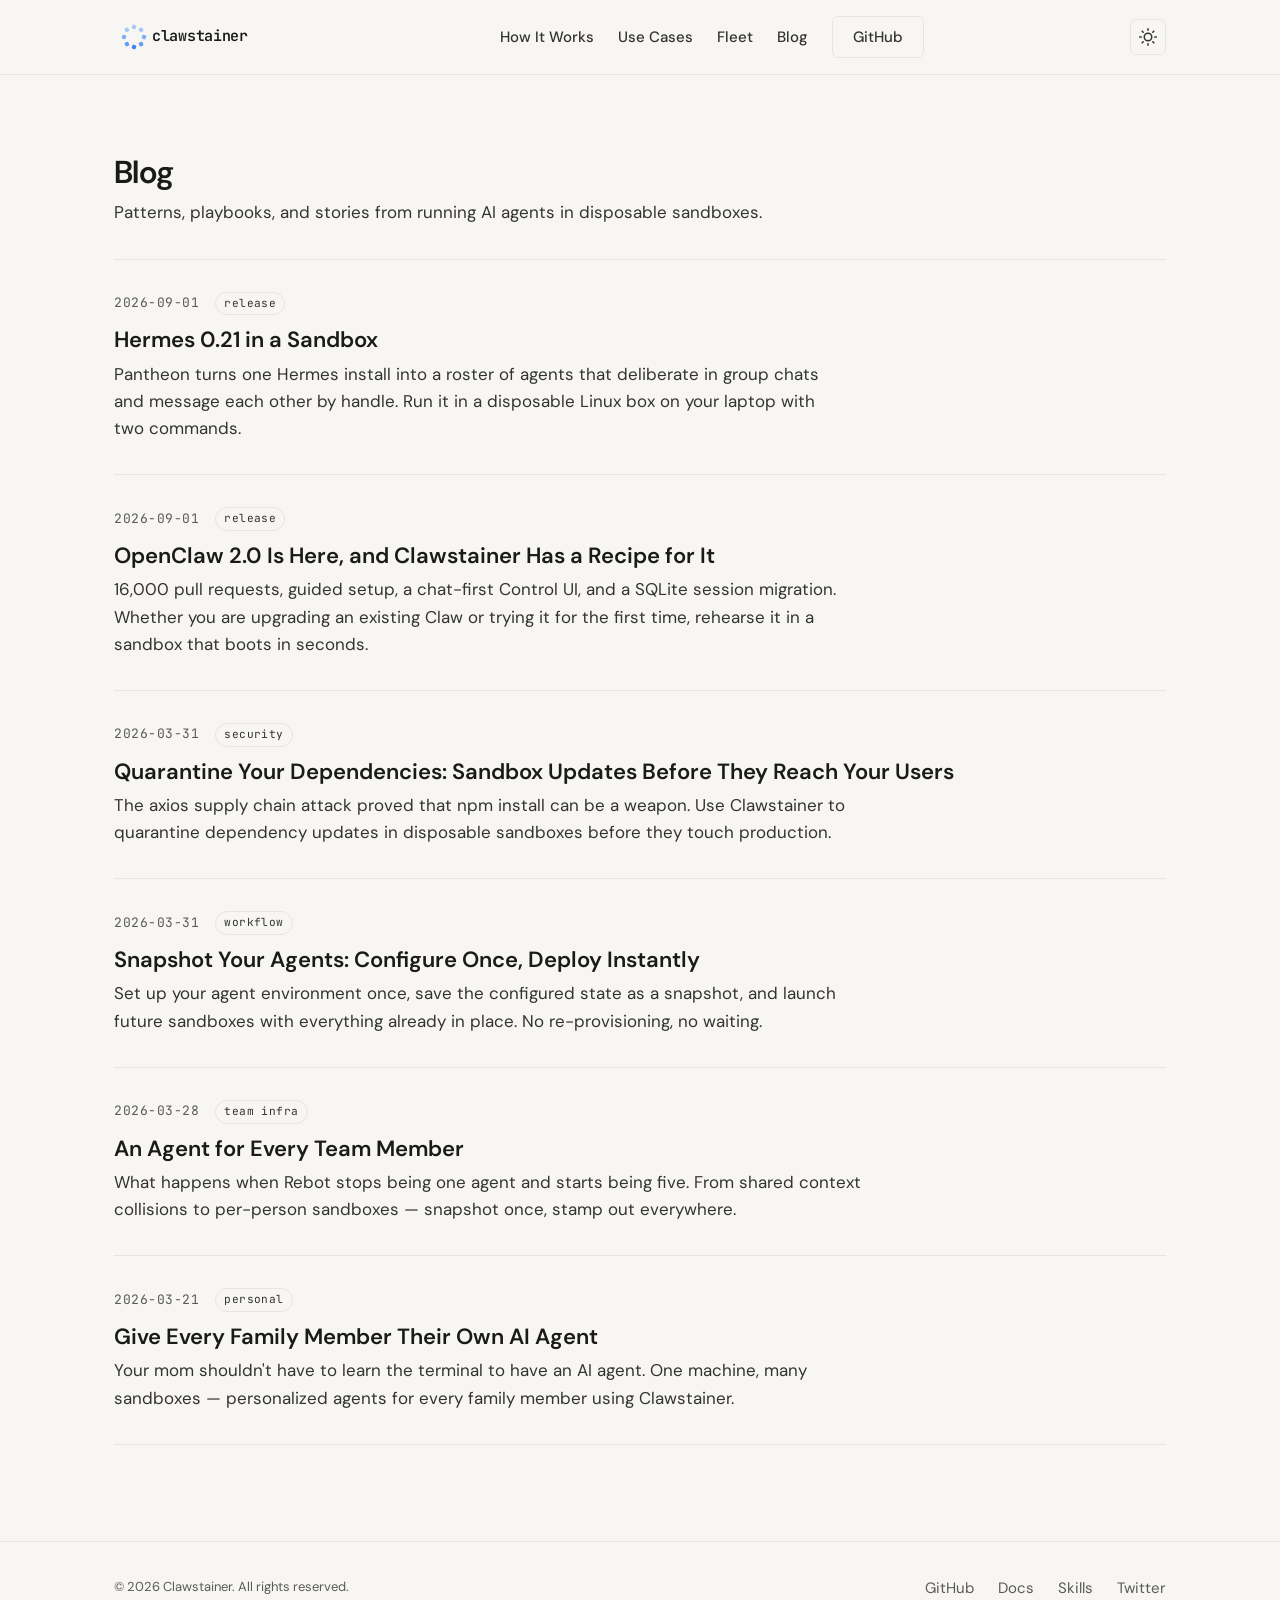
<file: blog/index.html>
<!DOCTYPE html>
<html lang="en">
<head>
  <meta charset="UTF-8">
  <meta name="viewport" content="width=device-width, initial-scale=1.0">
  <title>Blog — Clawstainer</title>
  <meta name="description" content="Posts on running AI agents in disposable sandboxes, team infrastructure, and agent deployment patterns.">

  <link rel="icon" type="image/svg+xml" href="../favicon.svg">

  <!-- Fonts -->
  <link rel="preconnect" href="https://fonts.googleapis.com">
  <link rel="preconnect" href="https://fonts.gstatic.com" crossorigin>
  <link href="https://fonts.googleapis.com/css2?family=DM+Sans:wght@400;500;600;700&family=Inter:wght@400;500;600&family=JetBrains+Mono:wght@400;500;600;700&display=swap" rel="stylesheet">
  <script>
    (function() {
      var t = localStorage.getItem('theme');
      if (t) document.documentElement.setAttribute('data-theme', t);
    })();
  </script>

  <link rel="stylesheet" href="../base.css">
  <link rel="stylesheet" href="../style.css">
</head>
<body>

  <!-- ==================== HEADER ==================== -->
  <header class="site-header">
    <div class="container">
      <a href="../index.html" class="logo-group" aria-label="Clawstainer home">
        <svg width="180" height="40" viewBox="0 0 360 80" aria-hidden="true">
          <g class="logo-dots">
            <rect x="56.00" y="36.00" width="8.00" height="8.00" rx="1.5" fill="currentColor" opacity="0.60" transform="rotate(22.0 60.00 40.00)"/>
            <rect x="50.14" y="50.14" width="8.00" height="8.00" rx="1.5" fill="currentColor" opacity="0.75" transform="rotate(67.0 54.14 54.14)"/>
            <rect x="36.00" y="56.00" width="8.00" height="8.00" rx="1.5" fill="currentColor" opacity="0.95" transform="rotate(112.0 40.00 60.00)"/>
            <rect x="21.86" y="50.14" width="8.00" height="8.00" rx="1.5" fill="currentColor" opacity="0.75" transform="rotate(157.0 25.86 54.14)"/>
            <rect x="16.00" y="36.00" width="8.00" height="8.00" rx="1.5" fill="currentColor" opacity="0.60" transform="rotate(202.0 20.00 40.00)"/>
            <rect x="21.86" y="21.86" width="8.00" height="8.00" rx="1.5" fill="currentColor" opacity="0.40" transform="rotate(247.0 25.86 25.86)"/>
            <rect x="36.00" y="16.00" width="8.00" height="8.00" rx="1.5" fill="currentColor" opacity="0.40" transform="rotate(292.0 40.00 20.00)"/>
            <rect x="50.14" y="21.86" width="8.00" height="8.00" rx="1.5" fill="currentColor" opacity="0.40" transform="rotate(337.0 54.14 25.86)"/>
          </g>
          <text x="76" y="47" font-family="'JetBrains Mono', monospace" font-size="30" font-weight="600" fill="currentColor" letter-spacing="-0.02em">clawstainer</text>
        </svg>
      </a>
      <nav>
        <ul class="nav-links" role="list">
          <li><a href="../index.html#how">How It Works</a></li>
          <li><a href="../index.html#use-cases">Use Cases</a></li>
          <li><a href="../index.html#fleet">Fleet</a></li>
          <li><a href="./index.html">Blog</a></li>
          <li><a href="https://github.com/friscobrisco/clawstainer" target="_blank" rel="noopener noreferrer" class="btn-ghost">GitHub</a></li>
        </ul>
      </nav>
      <button class="menu-toggle" aria-label="Toggle menu" onclick="this.previousElementSibling.classList.toggle('open')">
        <svg width="24" height="24" viewBox="0 0 24 24" fill="none" stroke="currentColor" stroke-width="2" stroke-linecap="round" stroke-linejoin="round"><line x1="3" y1="6" x2="21" y2="6"/><line x1="3" y1="12" x2="21" y2="12"/><line x1="3" y1="18" x2="21" y2="18"/></svg>
      </button>
      <button class="theme-toggle" aria-label="Toggle theme" onclick="toggleTheme()">
        <svg class="icon-sun" width="18" height="18" viewBox="0 0 24 24" fill="none" stroke="currentColor" stroke-width="2" stroke-linecap="round" stroke-linejoin="round"><circle cx="12" cy="12" r="5"/><line x1="12" y1="1" x2="12" y2="3"/><line x1="12" y1="21" x2="12" y2="23"/><line x1="4.22" y1="4.22" x2="5.64" y2="5.64"/><line x1="18.36" y1="18.36" x2="19.78" y2="19.78"/><line x1="1" y1="12" x2="3" y2="12"/><line x1="21" y1="12" x2="23" y2="12"/><line x1="4.22" y1="19.78" x2="5.64" y2="18.36"/><line x1="18.36" y1="5.64" x2="19.78" y2="4.22"/></svg>
        <svg class="icon-moon" width="18" height="18" viewBox="0 0 24 24" fill="none" stroke="currentColor" stroke-width="2" stroke-linecap="round" stroke-linejoin="round"><path d="M21 12.79A9 9 0 1 1 11.21 3 7 7 0 0 0 21 12.79z"/></svg>
      </button>
    </div>
  </header>

  <main>
    <div class="container">
      <div class="blog-header">
        <h1>Blog</h1>
        <p>Patterns, playbooks, and stories from running AI agents in disposable sandboxes.</p>
      </div>

      <div class="blog-list">
        <a href="./hermes-0-21-in-a-sandbox.html" class="blog-entry">
          <div class="blog-entry-meta">
            <span class="blog-entry-date">2026-09-01</span>
            <span class="blog-entry-tag">release</span>
          </div>
          <h2>Hermes 0.21 in a Sandbox</h2>
          <p>Pantheon turns one Hermes install into a roster of agents that deliberate in group chats and message each other by handle. Run it in a disposable Linux box on your laptop with two commands.</p>
        </a>

        <a href="./openclaw-2-in-a-sandbox.html" class="blog-entry">
          <div class="blog-entry-meta">
            <span class="blog-entry-date">2026-09-01</span>
            <span class="blog-entry-tag">release</span>
          </div>
          <h2>OpenClaw 2.0 Is Here, and Clawstainer Has a Recipe for It</h2>
          <p>16,000 pull requests, guided setup, a chat-first Control UI, and a SQLite session migration. Whether you are upgrading an existing Claw or trying it for the first time, rehearse it in a sandbox that boots in seconds.</p>
        </a>

        <a href="./quarantine-your-dependencies.html" class="blog-entry">
          <div class="blog-entry-meta">
            <span class="blog-entry-date">2026-03-31</span>
            <span class="blog-entry-tag">security</span>
          </div>
          <h2>Quarantine Your Dependencies: Sandbox Updates Before They Reach Your Users</h2>
          <p>The axios supply chain attack proved that npm install can be a weapon. Use Clawstainer to quarantine dependency updates in disposable sandboxes before they touch production.</p>
        </a>

        <a href="./snapshot-your-agents.html" class="blog-entry">
          <div class="blog-entry-meta">
            <span class="blog-entry-date">2026-03-31</span>
            <span class="blog-entry-tag">workflow</span>
          </div>
          <h2>Snapshot Your Agents: Configure Once, Deploy Instantly</h2>
          <p>Set up your agent environment once, save the configured state as a snapshot, and launch future sandboxes with everything already in place. No re-provisioning, no waiting.</p>
        </a>

        <a href="./agent-for-every-team-member.html" class="blog-entry">
          <div class="blog-entry-meta">
            <span class="blog-entry-date">2026-03-28</span>
            <span class="blog-entry-tag">team infra</span>
          </div>
          <h2>An Agent for Every Team Member</h2>
          <p>What happens when Rebot stops being one agent and starts being five. From shared context collisions to per-person sandboxes — snapshot once, stamp out everywhere.</p>
        </a>

        <a href="./ai-agents-for-your-family.html" class="blog-entry">
          <div class="blog-entry-meta">
            <span class="blog-entry-date">2026-03-21</span>
            <span class="blog-entry-tag">personal</span>
          </div>
          <h2>Give Every Family Member Their Own AI Agent</h2>
          <p>Your mom shouldn't have to learn the terminal to have an AI agent. One machine, many sandboxes — personalized agents for every family member using Clawstainer.</p>
        </a>
      </div>
    </div>
  </main>

  <!-- ==================== FOOTER ==================== -->
  <footer class="site-footer">
    <div class="container">
      <span class="footer-text">© 2026 Clawstainer. All rights reserved.</span>
      <ul class="footer-links" role="list">
        <li><a href="https://github.com/friscobrisco/clawstainer" target="_blank" rel="noopener noreferrer">GitHub</a></li>
        <li><a href="https://github.com/friscobrisco/clawstainer/blob/main/docs.md" target="_blank" rel="noopener noreferrer">Docs</a></li>
        <li><a href="../skills.html">Skills</a></li>
        <li><a href="https://x.com/clawstainer" target="_blank" rel="noopener noreferrer">Twitter</a></li>
      </ul>
    </div>
  </footer>

<script>
  function toggleTheme() {
    var root = document.documentElement;
    var current = root.getAttribute('data-theme');
    var next;
    if (current === 'light') next = 'dark';
    else if (current === 'dark') next = 'light';
    else next = window.matchMedia('(prefers-color-scheme: light)').matches ? 'dark' : 'light';
    root.setAttribute('data-theme', next);
    localStorage.setItem('theme', next);
  }
  </script>
  <script data-pplx-inline-edit>
(function(){
  if(window===window.top)return;
  function inlineAll(orig,clone){
    if(orig.nodeType!==1)return;
    try{
      var cs=getComputedStyle(orig);
      var t='';
      for(var i=0;i<cs.length;i++){t+=cs[i]+':'+cs.getPropertyValue(cs[i])+';';}
      clone.style.cssText=t;
    }catch(e){}
    var oc=orig.children,cc=clone.children;
    for(var j=0;j<oc.length&&j<cc.length;j++){inlineAll(oc[j],cc[j]);}
  }
  function stripExternal(clone){
    var imgs=clone.querySelectorAll('img');
    for(var i=0;i<imgs.length;i++){
      var s=imgs[i].getAttribute('src');
      if(s&&!s.startsWith('data:'))imgs[i].removeAttribute('src');
    }
    var all=clone.querySelectorAll('*');
    for(var i=0;i<all.length;i++){
      var st=all[i].style.cssText;
      if(st&&st.indexOf('url(')>=0){
        all[i].style.cssText=st.replace(/url\(["']?(?!data:)[^)"']*["']?\)/gi,'none');
      }
    }
  }
  window.addEventListener('message',function(e){
    if(!e.data||e.data.type!=='INLINE_EDIT_CAPTURE_REQUEST')return;
    var scrollX=window.scrollX||window.pageXOffset||0;
    var scrollY=window.scrollY||window.pageYOffset||0;
    var w=window.innerWidth,h=window.innerHeight;
    try{
      var clone=document.documentElement.cloneNode(true);
      var rm=clone.querySelectorAll('script,link[rel="stylesheet"],style');
      for(var i=0;i<rm.length;i++){rm[i].remove();}
      inlineAll(document.documentElement,clone);
      stripExternal(clone);
      var html=new XMLSerializer().serializeToString(clone);
      var svg='<svg xmlns="http://www.w3.org/2000/svg" width="'+w+'" height="'+h+'">'
        +'<foreignObject width="100%" height="100%">'
        +'<div xmlns="http://www.w3.org/1999/xhtml" style="width:'+w+'px;height:'+h+'px;overflow:hidden">'
        +'<div style="transform:translate(-'+scrollX+'px,-'+scrollY+'px);transform-origin:top left">'
        +html+'</div></div></foreignObject></svg>';
      var svgUrl='data:image/svg+xml;charset=utf-8,'+encodeURIComponent(svg);
      var img=new Image();
      img.onload=function(){
        var c=document.createElement('canvas');c.width=w;c.height=h;
        c.getContext('2d').drawImage(img,0,0);
        window.parent.postMessage({type:'INLINE_EDIT_SCREENSHOT_RESULT',dataUrl:c.toDataURL('image/png'),scrollX:scrollX,scrollY:scrollY},'*');
      };
      img.onerror=function(){
        window.parent.postMessage({type:'INLINE_EDIT_SCREENSHOT_RESULT',dataUrl:null,scrollX:scrollX,scrollY:scrollY},'*');
      };
      img.src=svgUrl;
    }catch(err){
      window.parent.postMessage({type:'INLINE_EDIT_SCREENSHOT_RESULT',dataUrl:null,scrollX:scrollX,scrollY:scrollY},'*');
    }
  });
})();
</script></body>
</html>
</file>
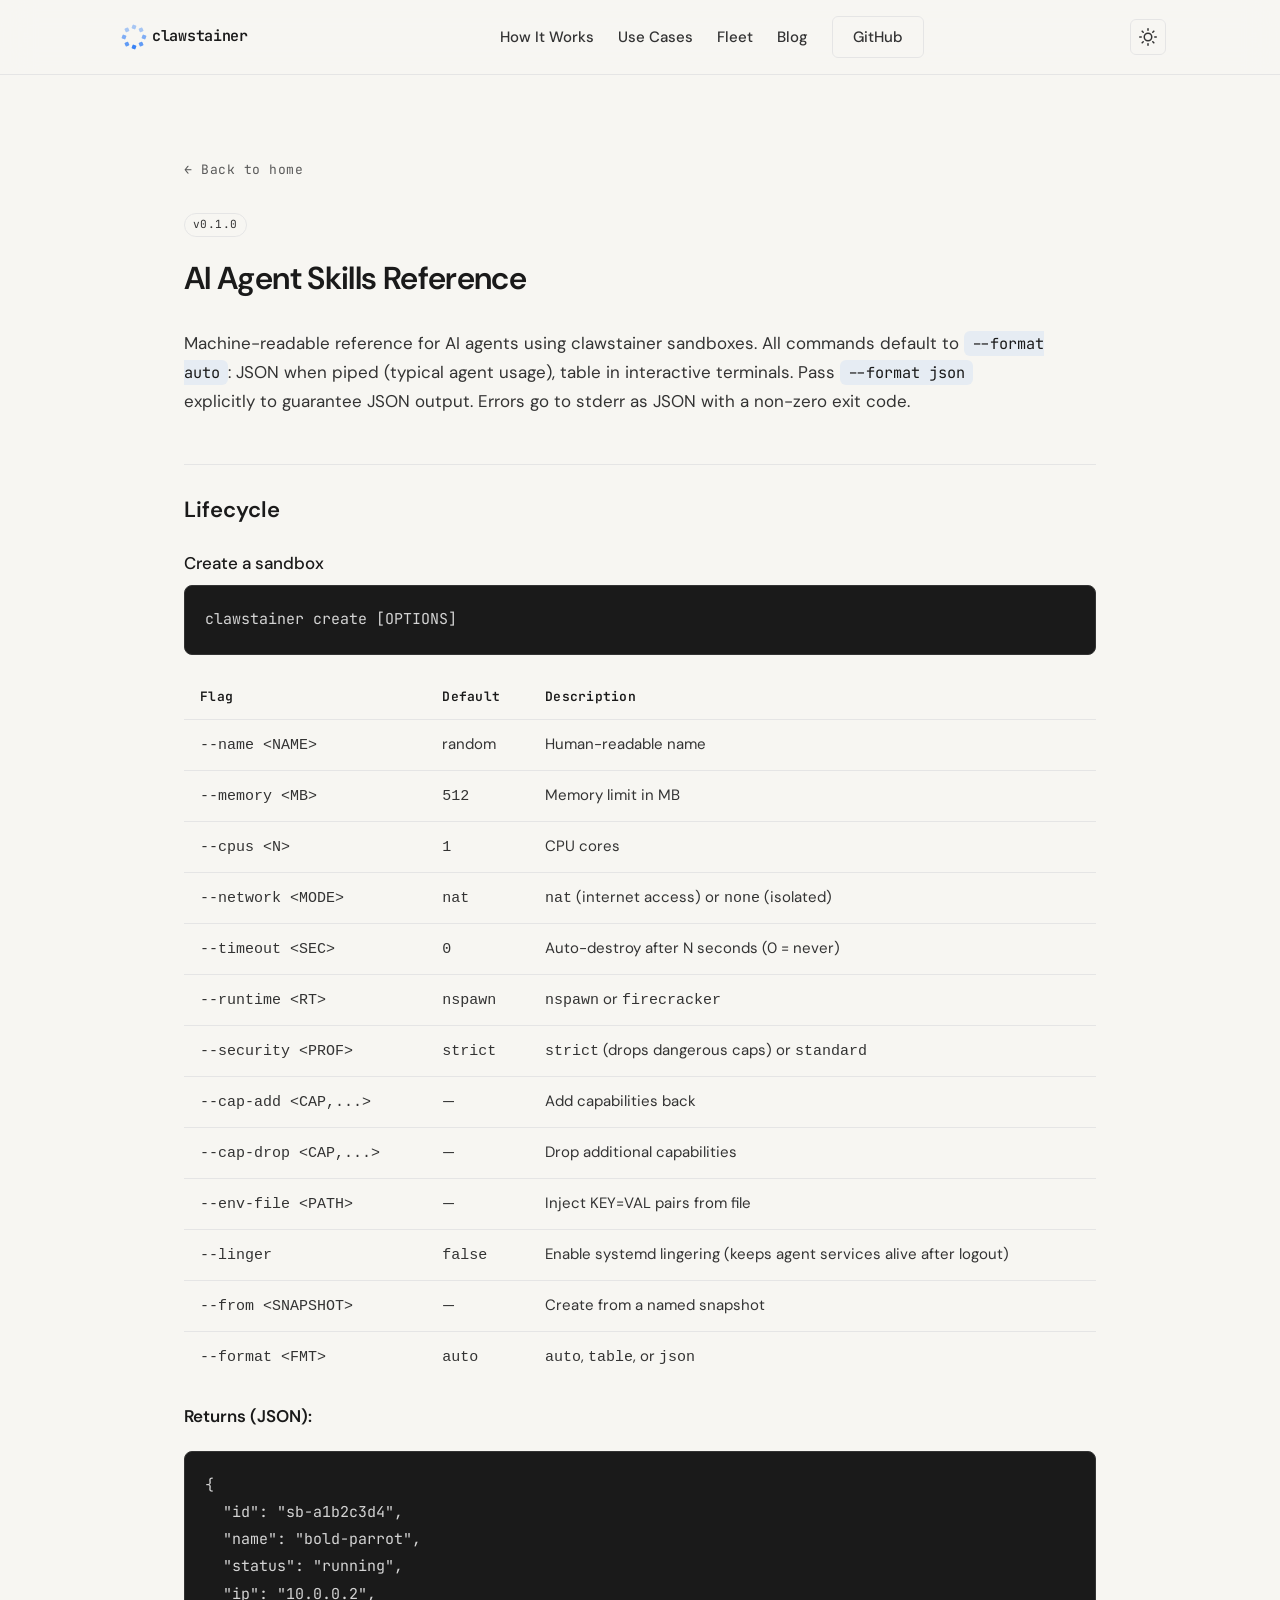
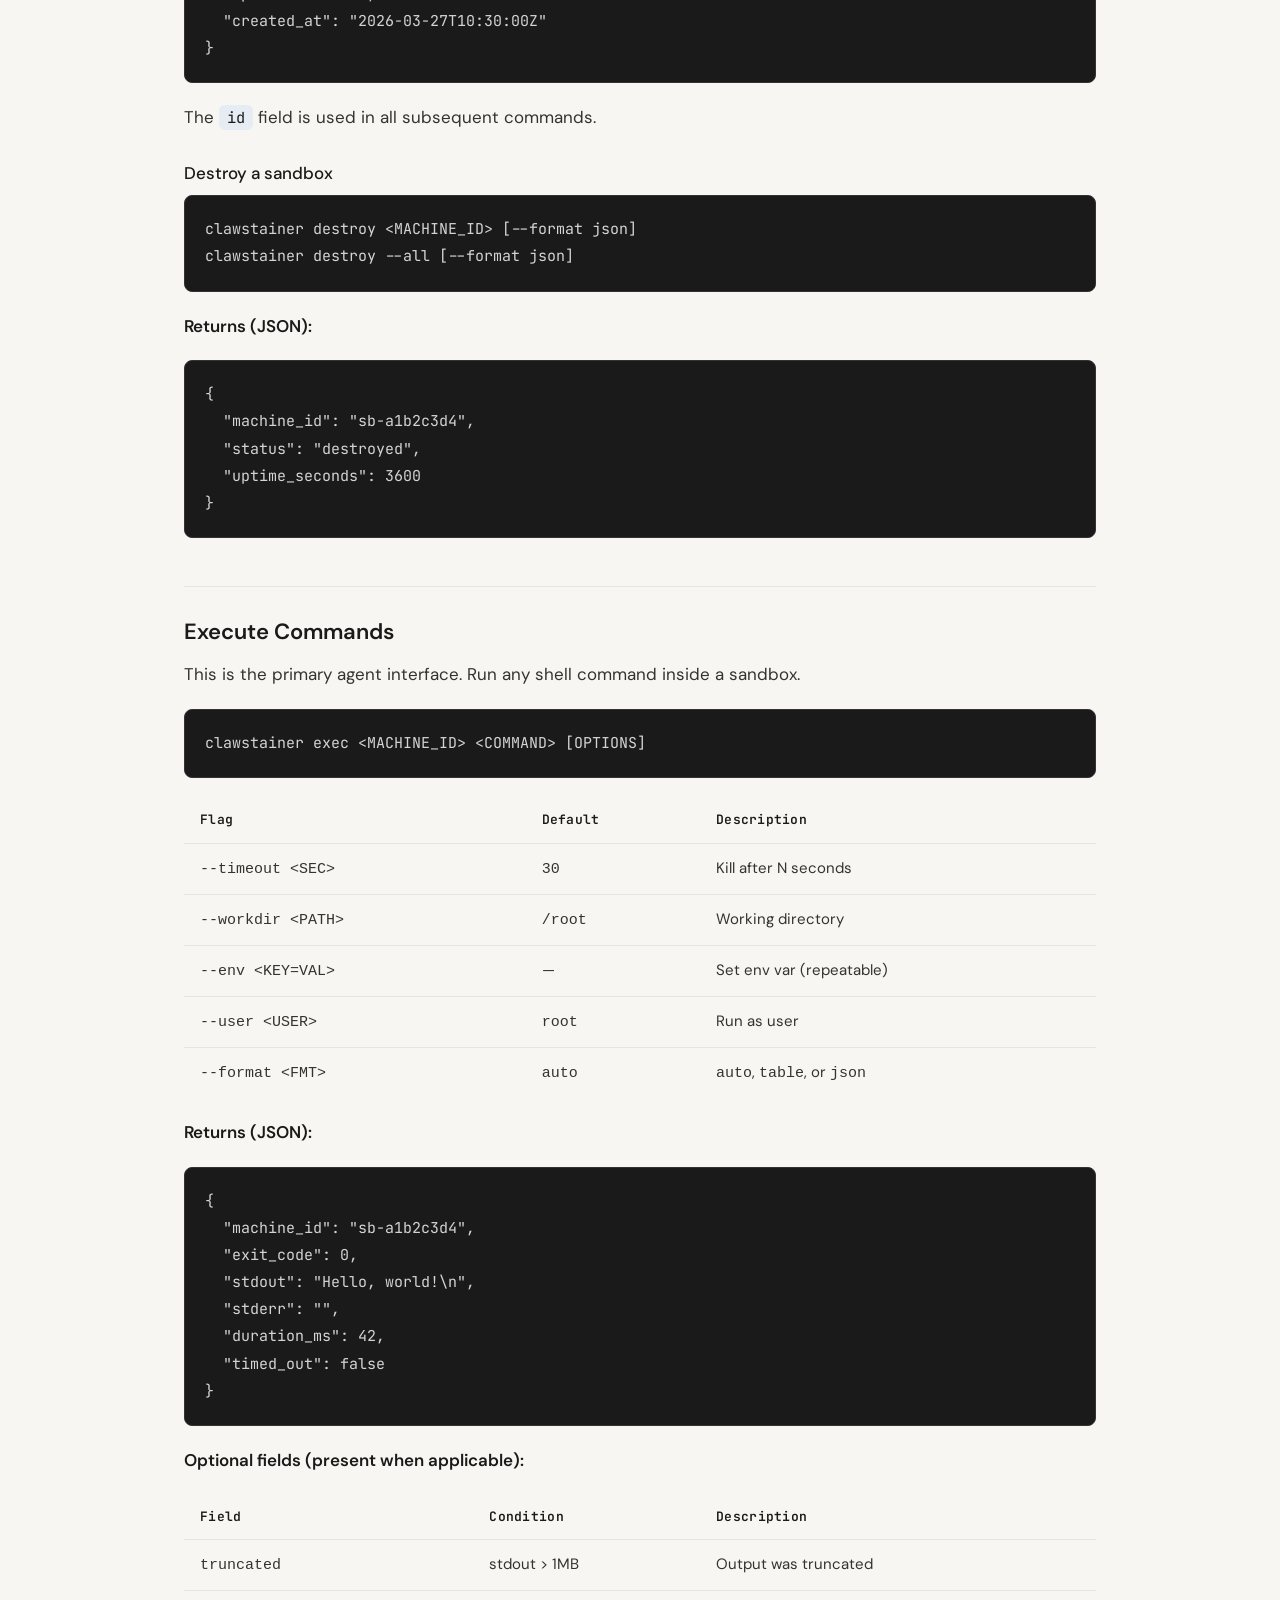
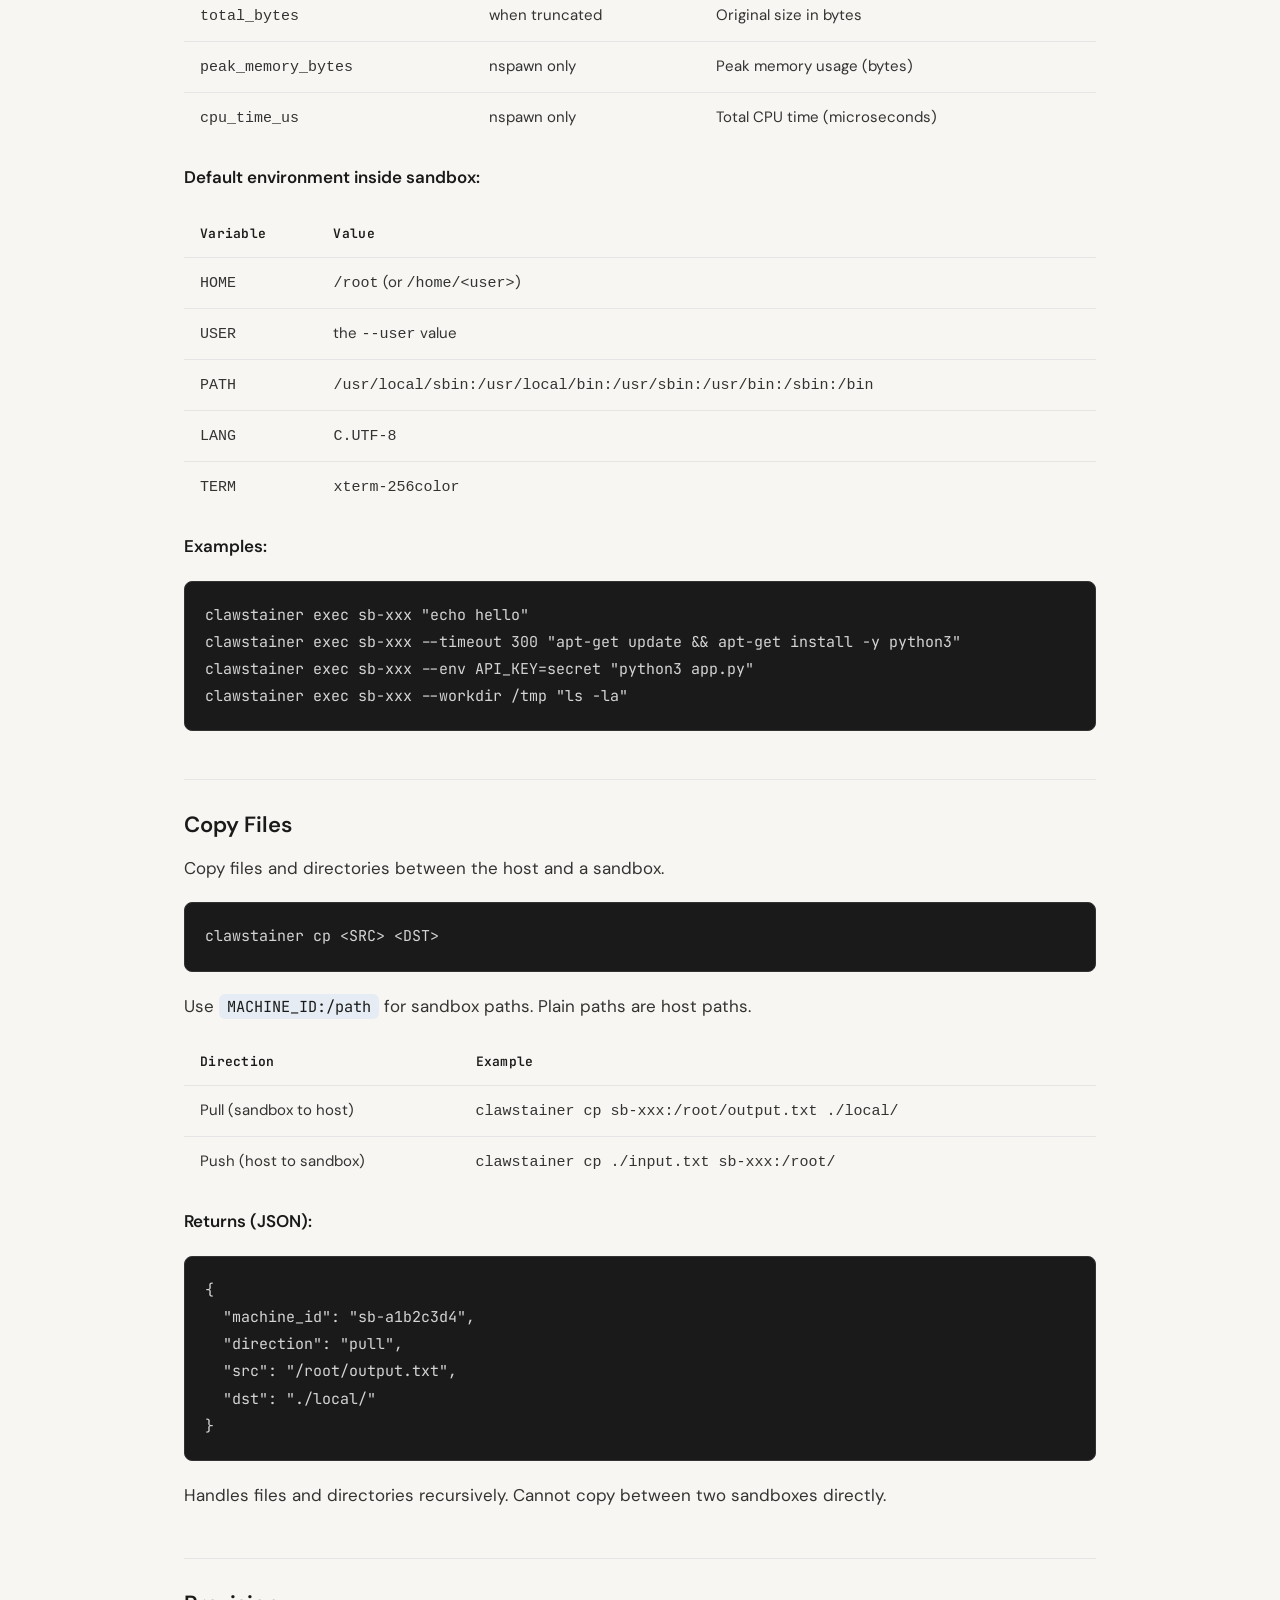
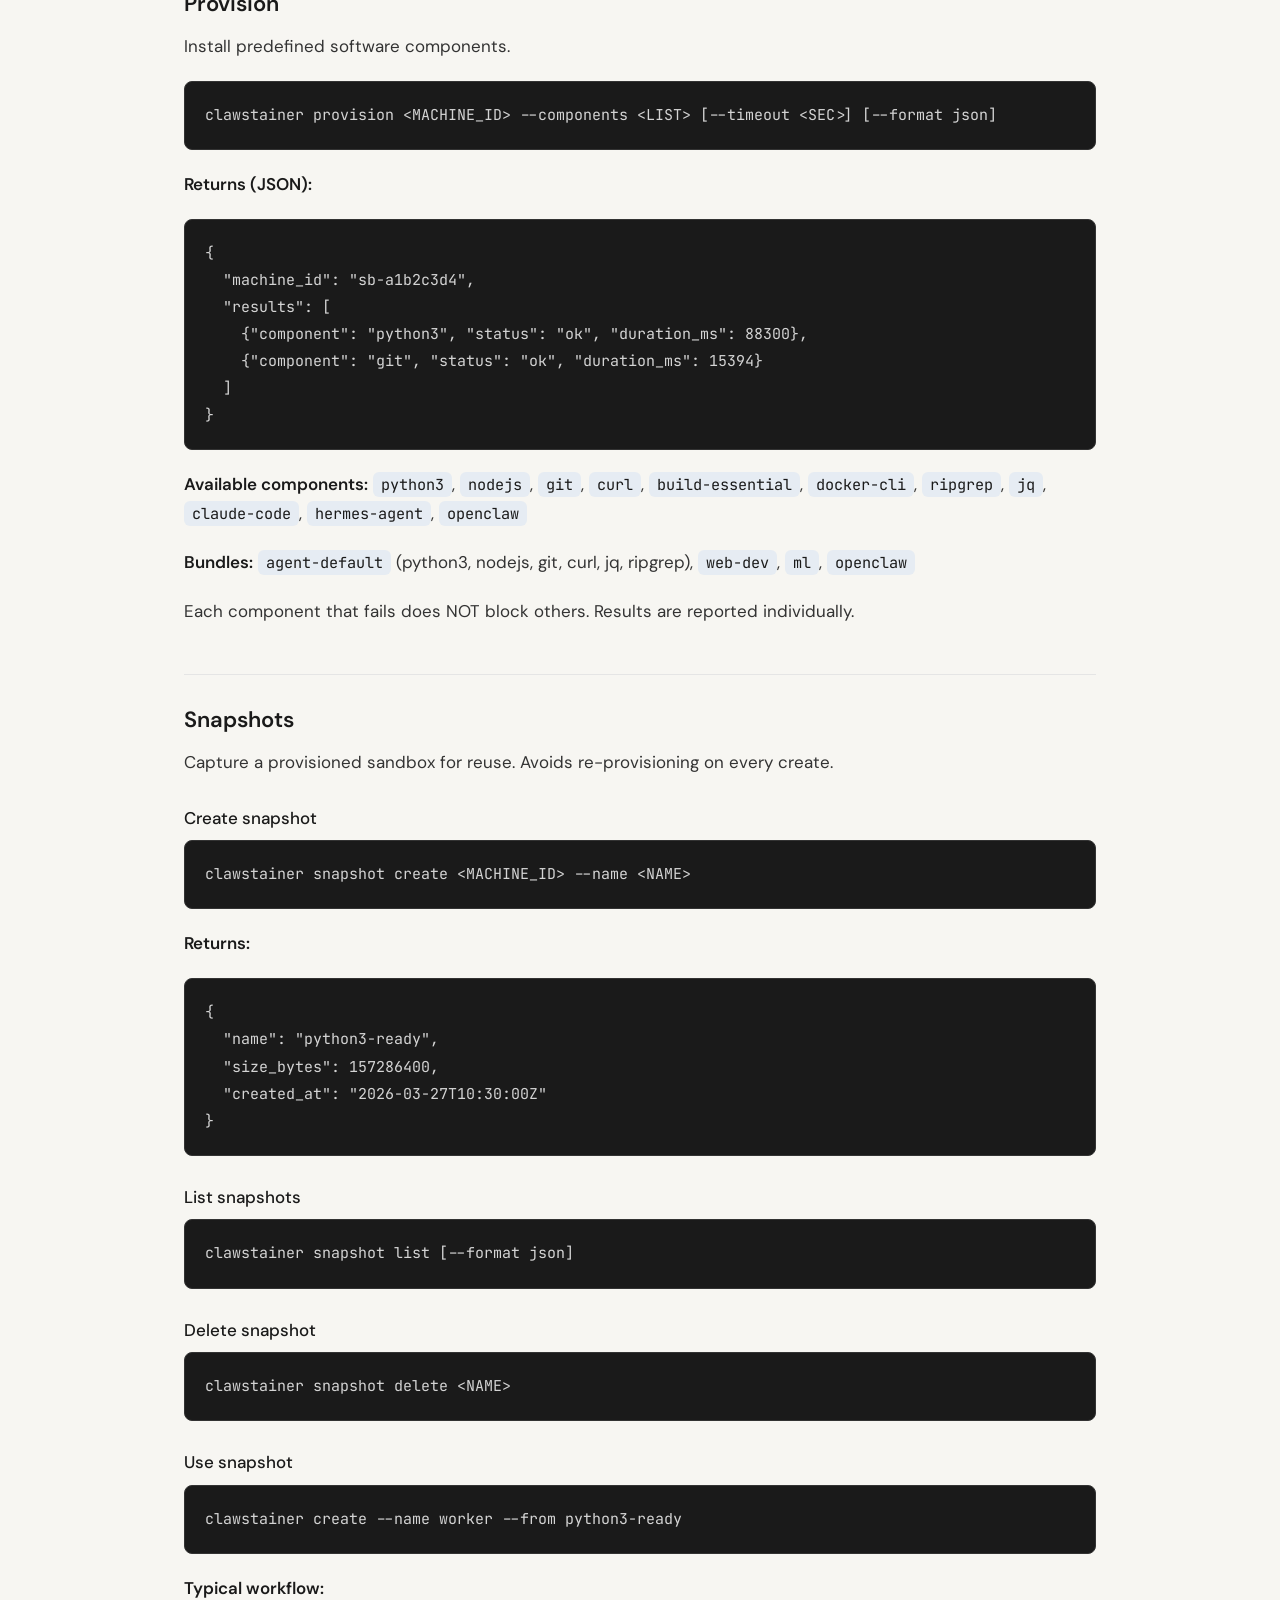
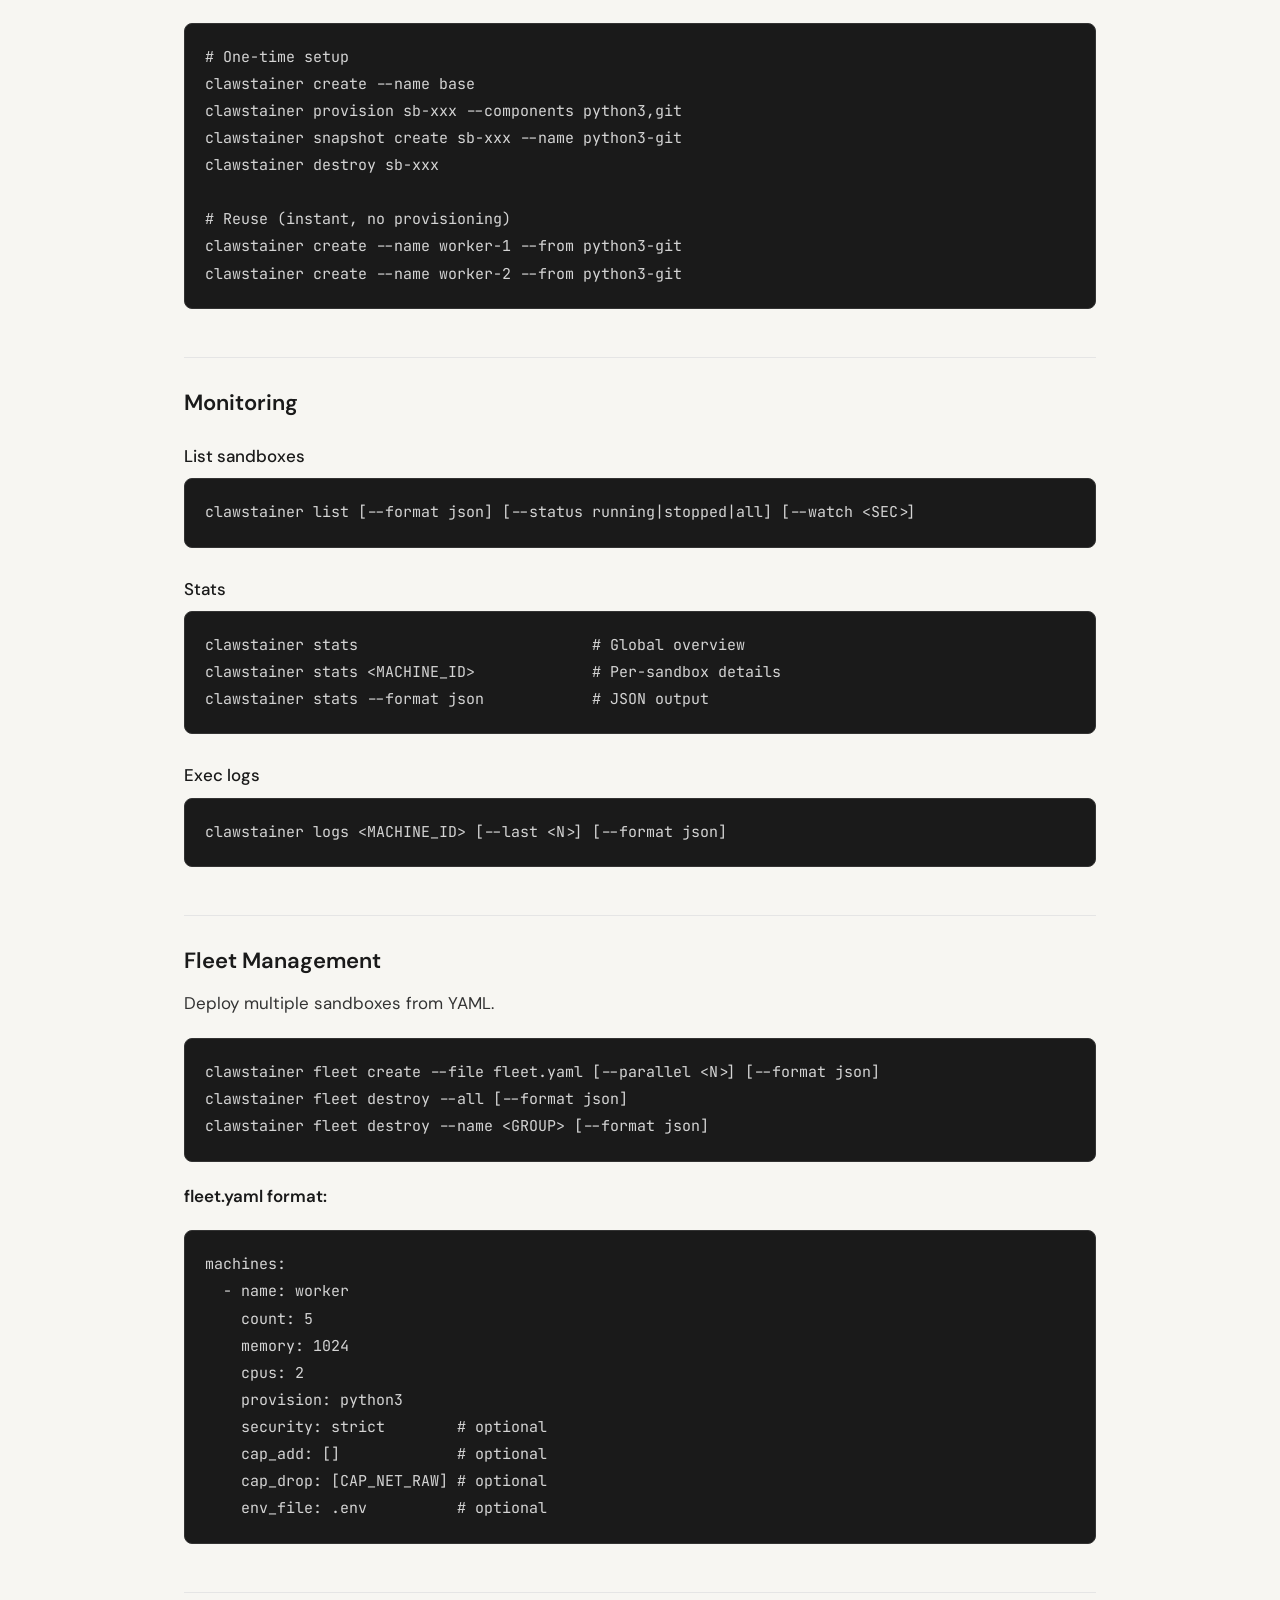
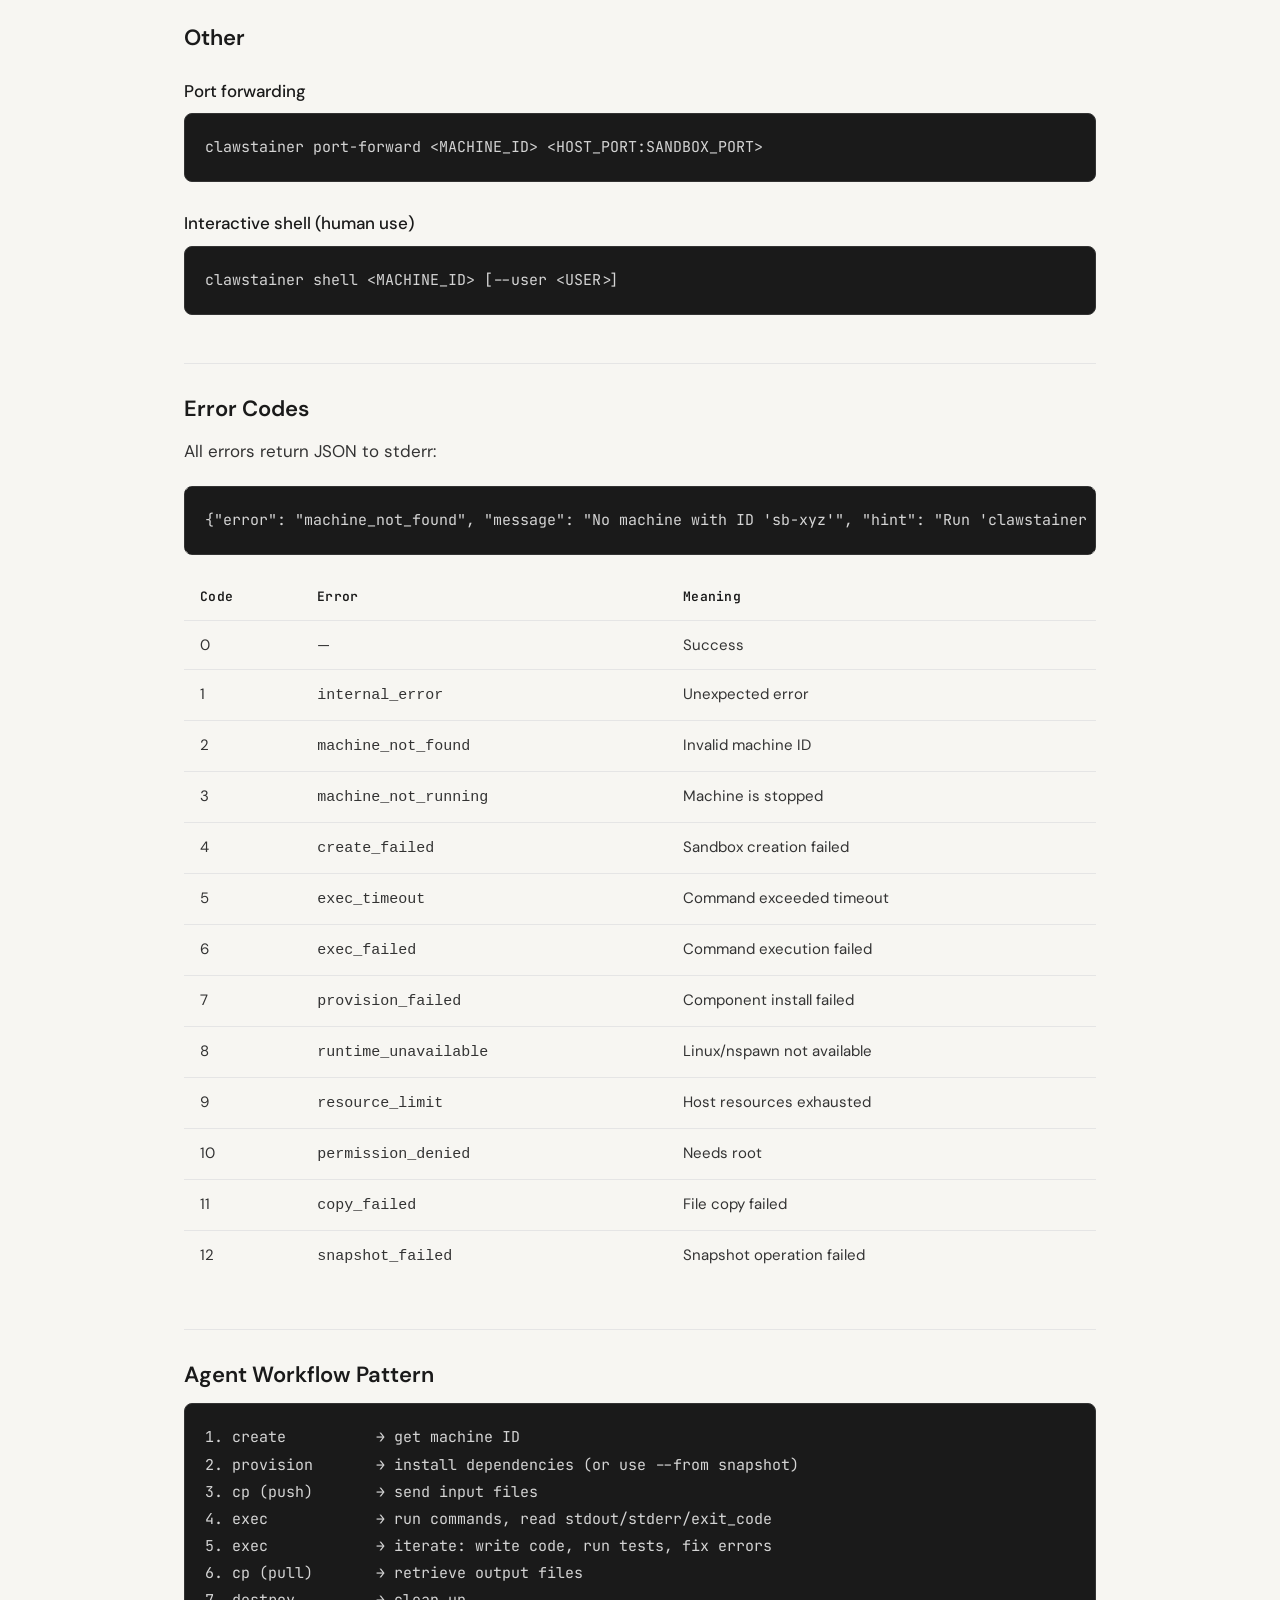
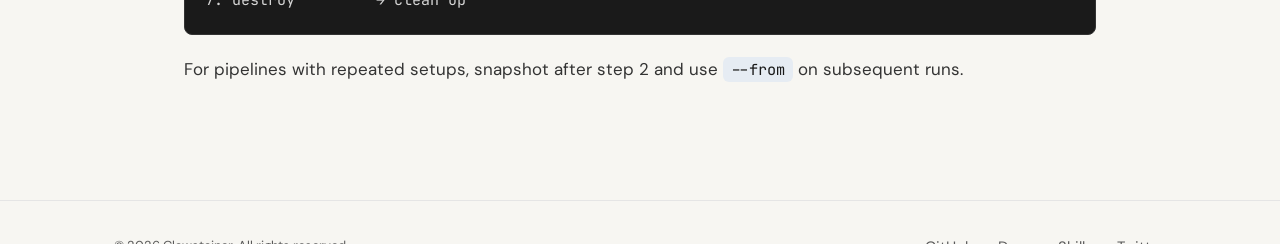
<file: skills.html>
<!DOCTYPE html>
<html lang="en">
<head>
  <meta charset="UTF-8">
  <meta name="viewport" content="width=device-width, initial-scale=1.0">
  <title>Skills Reference — Clawstainer</title>
  <meta name="description" content="Machine-readable AI agent skills reference for Clawstainer CLI. All commands, flags, return formats, and workflow patterns.">
  <link rel="icon" type="image/svg+xml" href="./favicon.svg">

  <!-- Fonts -->
  <link rel="preconnect" href="https://fonts.googleapis.com">
  <link rel="preconnect" href="https://fonts.gstatic.com" crossorigin>
  <link href="https://fonts.googleapis.com/css2?family=DM+Sans:wght@400;500;600;700&family=Inter:wght@400;500;600&family=JetBrains+Mono:wght@400;500;600;700&display=swap" rel="stylesheet">
  <script>
    (function() {
      var t = localStorage.getItem('theme');
      if (t) document.documentElement.setAttribute('data-theme', t);
    })();
  </script>

  <link rel="stylesheet" href="./base.css">
  <link rel="stylesheet" href="./style.css">
</head>
<body>

  <!-- ==================== HEADER ==================== -->
  <header class="site-header">
    <div class="container">
      <a href="./index.html" class="logo-group" aria-label="Clawstainer home">
        <svg width="180" height="40" viewBox="0 0 360 80" aria-hidden="true">
          <g class="logo-dots">
            <rect x="56.00" y="36.00" width="8.00" height="8.00" rx="1.5" fill="currentColor" opacity="0.60" transform="rotate(22.0 60.00 40.00)"/>
            <rect x="50.14" y="50.14" width="8.00" height="8.00" rx="1.5" fill="currentColor" opacity="0.75" transform="rotate(67.0 54.14 54.14)"/>
            <rect x="36.00" y="56.00" width="8.00" height="8.00" rx="1.5" fill="currentColor" opacity="0.95" transform="rotate(112.0 40.00 60.00)"/>
            <rect x="21.86" y="50.14" width="8.00" height="8.00" rx="1.5" fill="currentColor" opacity="0.75" transform="rotate(157.0 25.86 54.14)"/>
            <rect x="16.00" y="36.00" width="8.00" height="8.00" rx="1.5" fill="currentColor" opacity="0.60" transform="rotate(202.0 20.00 40.00)"/>
            <rect x="21.86" y="21.86" width="8.00" height="8.00" rx="1.5" fill="currentColor" opacity="0.40" transform="rotate(247.0 25.86 25.86)"/>
            <rect x="36.00" y="16.00" width="8.00" height="8.00" rx="1.5" fill="currentColor" opacity="0.40" transform="rotate(292.0 40.00 20.00)"/>
            <rect x="50.14" y="21.86" width="8.00" height="8.00" rx="1.5" fill="currentColor" opacity="0.40" transform="rotate(337.0 54.14 25.86)"/>
          </g>
          <text x="76" y="47" font-family="'JetBrains Mono', monospace" font-size="30" font-weight="600" fill="currentColor" letter-spacing="-0.02em">clawstainer</text>
        </svg>
      </a>
      <nav>
        <ul class="nav-links" role="list">
          <li><a href="./index.html#how">How It Works</a></li>
          <li><a href="./index.html#use-cases">Use Cases</a></li>
          <li><a href="./index.html#fleet">Fleet</a></li>
          <li><a href="./blog/index.html">Blog</a></li>
          <li><a href="https://github.com/friscobrisco/clawstainer" target="_blank" rel="noopener noreferrer" class="btn-ghost">GitHub</a></li>
        </ul>
      </nav>
      <button class="menu-toggle" aria-label="Toggle menu" onclick="this.previousElementSibling.classList.toggle('open')">
        <svg width="24" height="24" viewBox="0 0 24 24" fill="none" stroke="currentColor" stroke-width="2" stroke-linecap="round" stroke-linejoin="round"><line x1="3" y1="6" x2="21" y2="6"/><line x1="3" y1="12" x2="21" y2="12"/><line x1="3" y1="18" x2="21" y2="18"/></svg>
      </button>
      <button class="theme-toggle" aria-label="Toggle theme" onclick="toggleTheme()">
        <svg class="icon-sun" width="18" height="18" viewBox="0 0 24 24" fill="none" stroke="currentColor" stroke-width="2" stroke-linecap="round" stroke-linejoin="round"><circle cx="12" cy="12" r="5"/><line x1="12" y1="1" x2="12" y2="3"/><line x1="12" y1="21" x2="12" y2="23"/><line x1="4.22" y1="4.22" x2="5.64" y2="5.64"/><line x1="18.36" y1="18.36" x2="19.78" y2="19.78"/><line x1="1" y1="12" x2="3" y2="12"/><line x1="21" y1="12" x2="23" y2="12"/><line x1="4.22" y1="19.78" x2="5.64" y2="18.36"/><line x1="18.36" y1="5.64" x2="19.78" y2="4.22"/></svg>
        <svg class="icon-moon" width="18" height="18" viewBox="0 0 24 24" fill="none" stroke="currentColor" stroke-width="2" stroke-linecap="round" stroke-linejoin="round"><path d="M21 12.79A9 9 0 1 1 11.21 3 7 7 0 0 0 21 12.79z"/></svg>
      </button>
    </div>
  </header>

  <main>
    <div class="post-header">
      <a href="./index.html" class="post-back">← Back to home</a>
      <div class="post-meta">
        <span class="blog-entry-tag">v0.1.0</span>
      </div>
      <h1>AI Agent Skills Reference</h1>
    </div>

    <article class="post-body">
      <p>Machine-readable reference for AI agents using clawstainer sandboxes. All commands default to <code>--format auto</code>: JSON when piped (typical agent usage), table in interactive terminals. Pass <code>--format json</code> explicitly to guarantee JSON output. Errors go to stderr as JSON with a non-zero exit code.</p>

      <h2>Lifecycle</h2>

      <h3>Create a sandbox</h3>

<pre><code>clawstainer create [OPTIONS]</code></pre>

      <div class="table-wrap">
        <table>
          <thead>
            <tr><th>Flag</th><th>Default</th><th>Description</th></tr>
          </thead>
          <tbody>
            <tr><td><code>--name &lt;NAME&gt;</code></td><td>random</td><td>Human-readable name</td></tr>
            <tr><td><code>--memory &lt;MB&gt;</code></td><td><code>512</code></td><td>Memory limit in MB</td></tr>
            <tr><td><code>--cpus &lt;N&gt;</code></td><td><code>1</code></td><td>CPU cores</td></tr>
            <tr><td><code>--network &lt;MODE&gt;</code></td><td><code>nat</code></td><td><code>nat</code> (internet access) or <code>none</code> (isolated)</td></tr>
            <tr><td><code>--timeout &lt;SEC&gt;</code></td><td><code>0</code></td><td>Auto-destroy after N seconds (0 = never)</td></tr>
            <tr><td><code>--runtime &lt;RT&gt;</code></td><td><code>nspawn</code></td><td><code>nspawn</code> or <code>firecracker</code></td></tr>
            <tr><td><code>--security &lt;PROF&gt;</code></td><td><code>strict</code></td><td><code>strict</code> (drops dangerous caps) or <code>standard</code></td></tr>
            <tr><td><code>--cap-add &lt;CAP,...&gt;</code></td><td>—</td><td>Add capabilities back</td></tr>
            <tr><td><code>--cap-drop &lt;CAP,...&gt;</code></td><td>—</td><td>Drop additional capabilities</td></tr>
            <tr><td><code>--env-file &lt;PATH&gt;</code></td><td>—</td><td>Inject KEY=VAL pairs from file</td></tr>
            <tr><td><code>--linger</code></td><td><code>false</code></td><td>Enable systemd lingering (keeps agent services alive after logout)</td></tr>
            <tr><td><code>--from &lt;SNAPSHOT&gt;</code></td><td>—</td><td>Create from a named snapshot</td></tr>
            <tr><td><code>--format &lt;FMT&gt;</code></td><td><code>auto</code></td><td><code>auto</code>, <code>table</code>, or <code>json</code></td></tr>
          </tbody>
        </table>
      </div>

      <p><strong>Returns (JSON):</strong></p>

<pre><code>{
  "id": "sb-a1b2c3d4",
  "name": "bold-parrot",
  "status": "running",
  "ip": "10.0.0.2",
  "created_at": "2026-03-27T10:30:00Z"
}</code></pre>

      <p>The <code>id</code> field is used in all subsequent commands.</p>

      <h3>Destroy a sandbox</h3>

<pre><code>clawstainer destroy &lt;MACHINE_ID&gt; [--format json]
clawstainer destroy --all [--format json]</code></pre>

      <p><strong>Returns (JSON):</strong></p>

<pre><code>{
  "machine_id": "sb-a1b2c3d4",
  "status": "destroyed",
  "uptime_seconds": 3600
}</code></pre>

      <h2>Execute Commands</h2>

      <p>This is the primary agent interface. Run any shell command inside a sandbox.</p>

<pre><code>clawstainer exec &lt;MACHINE_ID&gt; &lt;COMMAND&gt; [OPTIONS]</code></pre>

      <div class="table-wrap">
        <table>
          <thead>
            <tr><th>Flag</th><th>Default</th><th>Description</th></tr>
          </thead>
          <tbody>
            <tr><td><code>--timeout &lt;SEC&gt;</code></td><td><code>30</code></td><td>Kill after N seconds</td></tr>
            <tr><td><code>--workdir &lt;PATH&gt;</code></td><td><code>/root</code></td><td>Working directory</td></tr>
            <tr><td><code>--env &lt;KEY=VAL&gt;</code></td><td>—</td><td>Set env var (repeatable)</td></tr>
            <tr><td><code>--user &lt;USER&gt;</code></td><td><code>root</code></td><td>Run as user</td></tr>
            <tr><td><code>--format &lt;FMT&gt;</code></td><td><code>auto</code></td><td><code>auto</code>, <code>table</code>, or <code>json</code></td></tr>
          </tbody>
        </table>
      </div>

      <p><strong>Returns (JSON):</strong></p>

<pre><code>{
  "machine_id": "sb-a1b2c3d4",
  "exit_code": 0,
  "stdout": "Hello, world!\n",
  "stderr": "",
  "duration_ms": 42,
  "timed_out": false
}</code></pre>

      <p><strong>Optional fields (present when applicable):</strong></p>

      <div class="table-wrap">
        <table>
          <thead>
            <tr><th>Field</th><th>Condition</th><th>Description</th></tr>
          </thead>
          <tbody>
            <tr><td><code>truncated</code></td><td>stdout > 1MB</td><td>Output was truncated</td></tr>
            <tr><td><code>total_bytes</code></td><td>when truncated</td><td>Original size in bytes</td></tr>
            <tr><td><code>peak_memory_bytes</code></td><td>nspawn only</td><td>Peak memory usage (bytes)</td></tr>
            <tr><td><code>cpu_time_us</code></td><td>nspawn only</td><td>Total CPU time (microseconds)</td></tr>
          </tbody>
        </table>
      </div>

      <p><strong>Default environment inside sandbox:</strong></p>

      <div class="table-wrap">
        <table>
          <thead>
            <tr><th>Variable</th><th>Value</th></tr>
          </thead>
          <tbody>
            <tr><td><code>HOME</code></td><td><code>/root</code> (or <code>/home/&lt;user&gt;</code>)</td></tr>
            <tr><td><code>USER</code></td><td>the <code>--user</code> value</td></tr>
            <tr><td><code>PATH</code></td><td><code>/usr/local/sbin:/usr/local/bin:/usr/sbin:/usr/bin:/sbin:/bin</code></td></tr>
            <tr><td><code>LANG</code></td><td><code>C.UTF-8</code></td></tr>
            <tr><td><code>TERM</code></td><td><code>xterm-256color</code></td></tr>
          </tbody>
        </table>
      </div>

      <p><strong>Examples:</strong></p>

<pre><code>clawstainer exec sb-xxx "echo hello"
clawstainer exec sb-xxx --timeout 300 "apt-get update && apt-get install -y python3"
clawstainer exec sb-xxx --env API_KEY=secret "python3 app.py"
clawstainer exec sb-xxx --workdir /tmp "ls -la"</code></pre>

      <h2>Copy Files</h2>

      <p>Copy files and directories between the host and a sandbox.</p>

<pre><code>clawstainer cp &lt;SRC&gt; &lt;DST&gt;</code></pre>

      <p>Use <code>MACHINE_ID:/path</code> for sandbox paths. Plain paths are host paths.</p>

      <div class="table-wrap">
        <table>
          <thead>
            <tr><th>Direction</th><th>Example</th></tr>
          </thead>
          <tbody>
            <tr><td>Pull (sandbox to host)</td><td><code>clawstainer cp sb-xxx:/root/output.txt ./local/</code></td></tr>
            <tr><td>Push (host to sandbox)</td><td><code>clawstainer cp ./input.txt sb-xxx:/root/</code></td></tr>
          </tbody>
        </table>
      </div>

      <p><strong>Returns (JSON):</strong></p>

<pre><code>{
  "machine_id": "sb-a1b2c3d4",
  "direction": "pull",
  "src": "/root/output.txt",
  "dst": "./local/"
}</code></pre>

      <p>Handles files and directories recursively. Cannot copy between two sandboxes directly.</p>

      <h2>Provision</h2>

      <p>Install predefined software components.</p>

<pre><code>clawstainer provision &lt;MACHINE_ID&gt; --components &lt;LIST&gt; [--timeout &lt;SEC&gt;] [--format json]</code></pre>

      <p><strong>Returns (JSON):</strong></p>

<pre><code>{
  "machine_id": "sb-a1b2c3d4",
  "results": [
    {"component": "python3", "status": "ok", "duration_ms": 88300},
    {"component": "git", "status": "ok", "duration_ms": 15394}
  ]
}</code></pre>

      <p><strong>Available components:</strong> <code>python3</code>, <code>nodejs</code>, <code>git</code>, <code>curl</code>, <code>build-essential</code>, <code>docker-cli</code>, <code>ripgrep</code>, <code>jq</code>, <code>claude-code</code>, <code>hermes-agent</code>, <code>openclaw</code></p>

      <p><strong>Bundles:</strong> <code>agent-default</code> (python3, nodejs, git, curl, jq, ripgrep), <code>web-dev</code>, <code>ml</code>, <code>openclaw</code></p>

      <p>Each component that fails does NOT block others. Results are reported individually.</p>

      <h2>Snapshots</h2>

      <p>Capture a provisioned sandbox for reuse. Avoids re-provisioning on every create.</p>

      <h3>Create snapshot</h3>

<pre><code>clawstainer snapshot create &lt;MACHINE_ID&gt; --name &lt;NAME&gt;</code></pre>

      <p><strong>Returns:</strong></p>

<pre><code>{
  "name": "python3-ready",
  "size_bytes": 157286400,
  "created_at": "2026-03-27T10:30:00Z"
}</code></pre>

      <h3>List snapshots</h3>

<pre><code>clawstainer snapshot list [--format json]</code></pre>

      <h3>Delete snapshot</h3>

<pre><code>clawstainer snapshot delete &lt;NAME&gt;</code></pre>

      <h3>Use snapshot</h3>

<pre><code>clawstainer create --name worker --from python3-ready</code></pre>

      <p><strong>Typical workflow:</strong></p>

<pre><code># One-time setup
clawstainer create --name base
clawstainer provision sb-xxx --components python3,git
clawstainer snapshot create sb-xxx --name python3-git
clawstainer destroy sb-xxx

# Reuse (instant, no provisioning)
clawstainer create --name worker-1 --from python3-git
clawstainer create --name worker-2 --from python3-git</code></pre>

      <h2>Monitoring</h2>

      <h3>List sandboxes</h3>

<pre><code>clawstainer list [--format json] [--status running|stopped|all] [--watch &lt;SEC&gt;]</code></pre>

      <h3>Stats</h3>

<pre><code>clawstainer stats                          # Global overview
clawstainer stats &lt;MACHINE_ID&gt;             # Per-sandbox details
clawstainer stats --format json            # JSON output</code></pre>

      <h3>Exec logs</h3>

<pre><code>clawstainer logs &lt;MACHINE_ID&gt; [--last &lt;N&gt;] [--format json]</code></pre>

      <h2>Fleet Management</h2>

      <p>Deploy multiple sandboxes from YAML.</p>

<pre><code>clawstainer fleet create --file fleet.yaml [--parallel &lt;N&gt;] [--format json]
clawstainer fleet destroy --all [--format json]
clawstainer fleet destroy --name &lt;GROUP&gt; [--format json]</code></pre>

      <p><strong>fleet.yaml format:</strong></p>

<pre><code>machines:
  - name: worker
    count: 5
    memory: 1024
    cpus: 2
    provision: python3
    security: strict        # optional
    cap_add: []             # optional
    cap_drop: [CAP_NET_RAW] # optional
    env_file: .env          # optional</code></pre>

      <h2>Other</h2>

      <h3>Port forwarding</h3>

<pre><code>clawstainer port-forward &lt;MACHINE_ID&gt; &lt;HOST_PORT:SANDBOX_PORT&gt;</code></pre>

      <h3>Interactive shell (human use)</h3>

<pre><code>clawstainer shell &lt;MACHINE_ID&gt; [--user &lt;USER&gt;]</code></pre>

      <h2>Error Codes</h2>

      <p>All errors return JSON to stderr:</p>

<pre><code>{"error": "machine_not_found", "message": "No machine with ID 'sb-xyz'", "hint": "Run 'clawstainer list' to see active machines"}</code></pre>

      <div class="table-wrap">
        <table>
          <thead>
            <tr><th>Code</th><th>Error</th><th>Meaning</th></tr>
          </thead>
          <tbody>
            <tr><td>0</td><td>—</td><td>Success</td></tr>
            <tr><td>1</td><td><code>internal_error</code></td><td>Unexpected error</td></tr>
            <tr><td>2</td><td><code>machine_not_found</code></td><td>Invalid machine ID</td></tr>
            <tr><td>3</td><td><code>machine_not_running</code></td><td>Machine is stopped</td></tr>
            <tr><td>4</td><td><code>create_failed</code></td><td>Sandbox creation failed</td></tr>
            <tr><td>5</td><td><code>exec_timeout</code></td><td>Command exceeded timeout</td></tr>
            <tr><td>6</td><td><code>exec_failed</code></td><td>Command execution failed</td></tr>
            <tr><td>7</td><td><code>provision_failed</code></td><td>Component install failed</td></tr>
            <tr><td>8</td><td><code>runtime_unavailable</code></td><td>Linux/nspawn not available</td></tr>
            <tr><td>9</td><td><code>resource_limit</code></td><td>Host resources exhausted</td></tr>
            <tr><td>10</td><td><code>permission_denied</code></td><td>Needs root</td></tr>
            <tr><td>11</td><td><code>copy_failed</code></td><td>File copy failed</td></tr>
            <tr><td>12</td><td><code>snapshot_failed</code></td><td>Snapshot operation failed</td></tr>
          </tbody>
        </table>
      </div>

      <h2>Agent Workflow Pattern</h2>

<pre><code>1. create          → get machine ID
2. provision       → install dependencies (or use --from snapshot)
3. cp (push)       → send input files
4. exec            → run commands, read stdout/stderr/exit_code
5. exec            → iterate: write code, run tests, fix errors
6. cp (pull)       → retrieve output files
7. destroy         → clean up</code></pre>

      <p>For pipelines with repeated setups, snapshot after step 2 and use <code>--from</code> on subsequent runs.</p>

    </article>
  </main>

  <!-- ==================== FOOTER ==================== -->
  <footer class="site-footer">
    <div class="container">
      <span class="footer-text">© 2026 Clawstainer. All rights reserved.</span>
      <ul class="footer-links" role="list">
        <li><a href="https://github.com/friscobrisco/clawstainer" target="_blank" rel="noopener noreferrer">GitHub</a></li>
        <li><a href="https://github.com/friscobrisco/clawstainer/blob/main/docs.md" target="_blank" rel="noopener noreferrer">Docs</a></li>
        <li><a href="./skills.html">Skills</a></li>
        <li><a href="https://x.com/clawstainer" target="_blank" rel="noopener noreferrer">Twitter</a></li>
      </ul>
    </div>
  </footer>

  <script>
  function toggleTheme() {
    var root = document.documentElement;
    var current = root.getAttribute('data-theme');
    var next;
    if (current === 'light') next = 'dark';
    else if (current === 'dark') next = 'light';
    else next = window.matchMedia('(prefers-color-scheme: light)').matches ? 'dark' : 'light';
    root.setAttribute('data-theme', next);
    localStorage.setItem('theme', next);
  }
  </script>
</body>
</html>
</file>
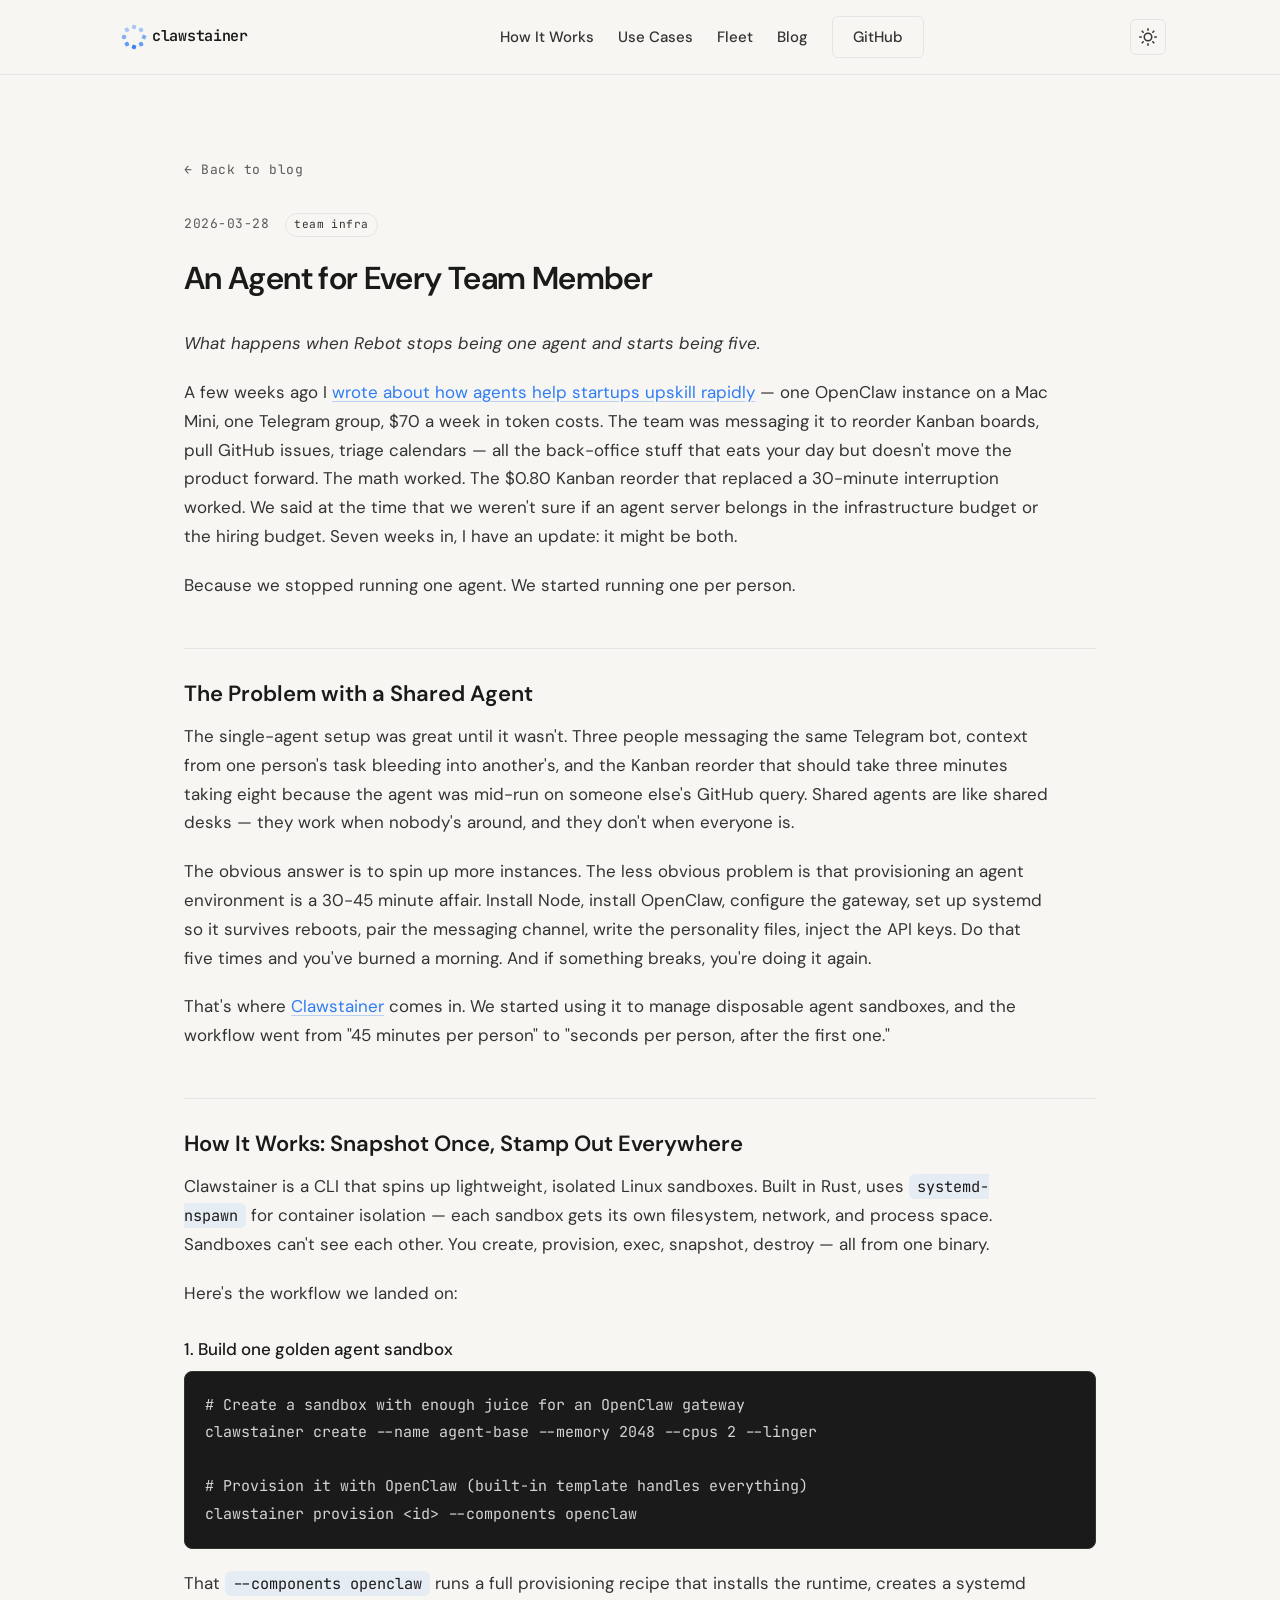
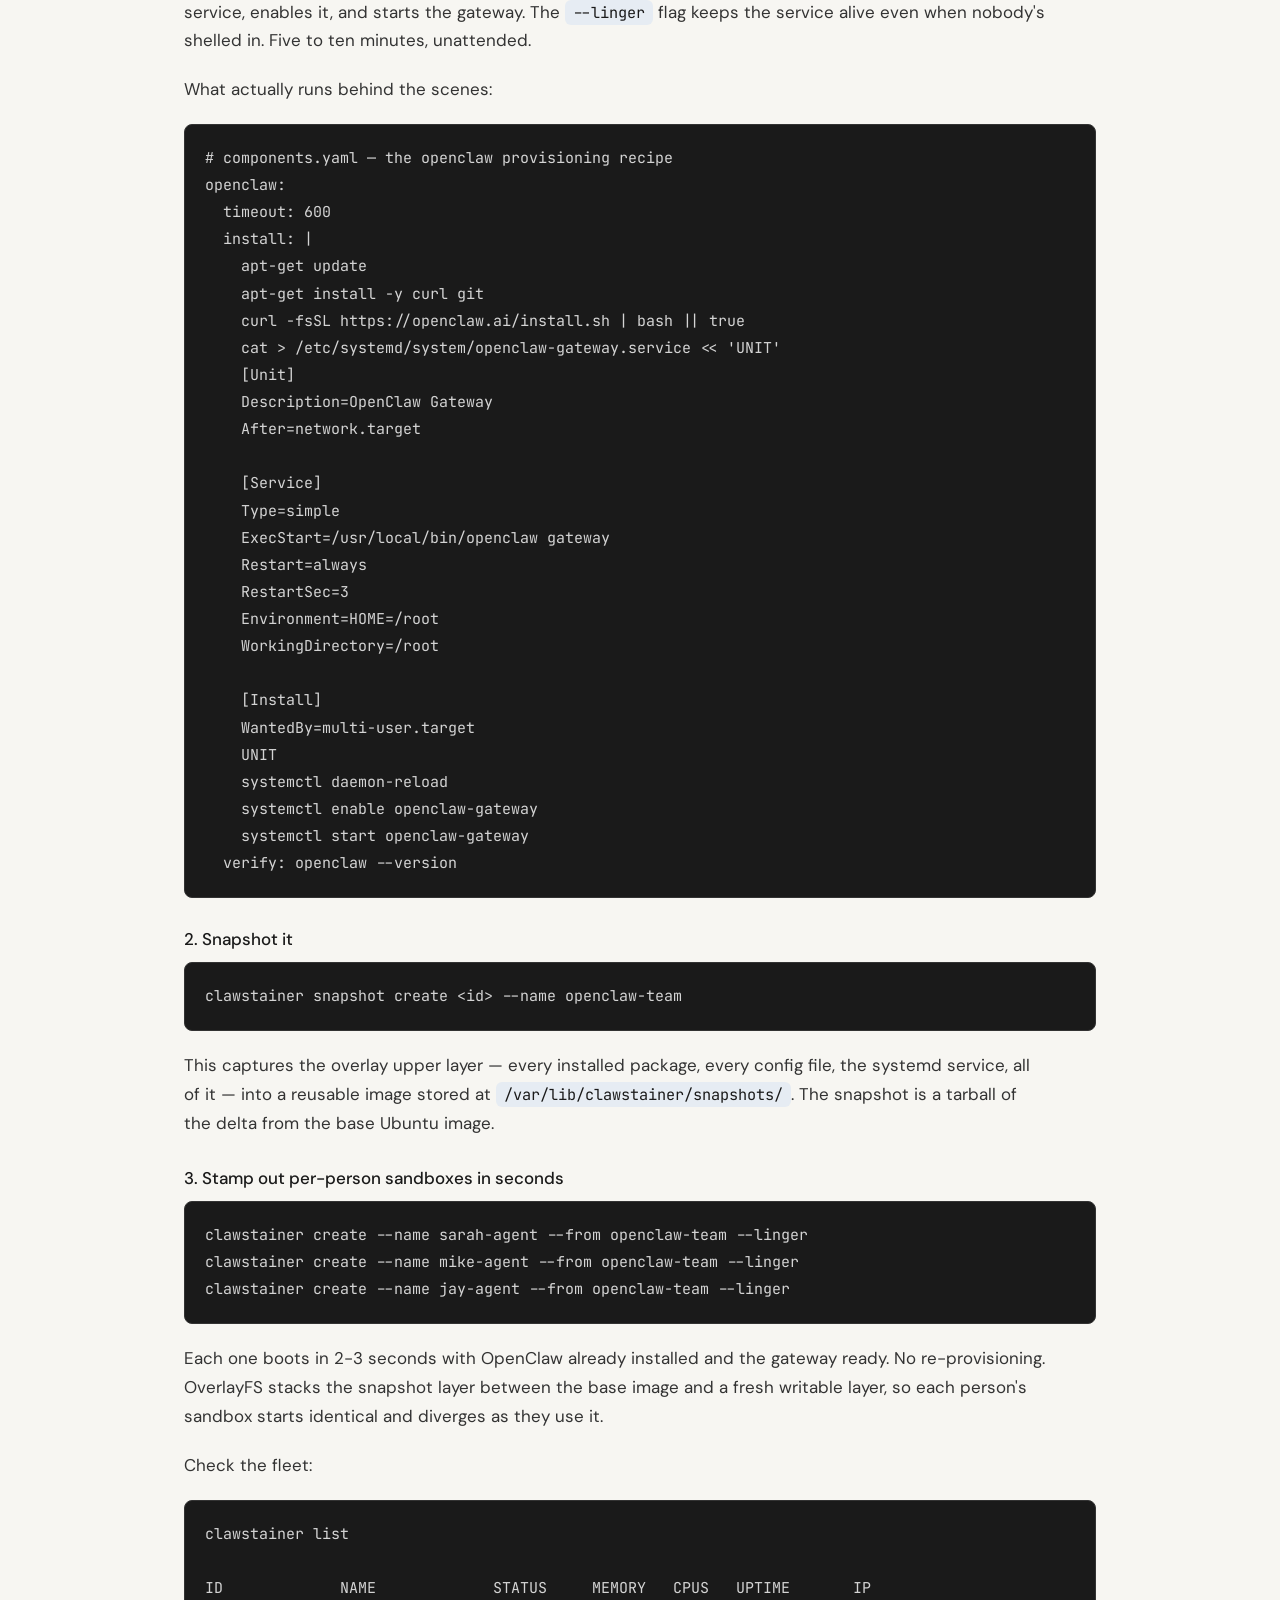
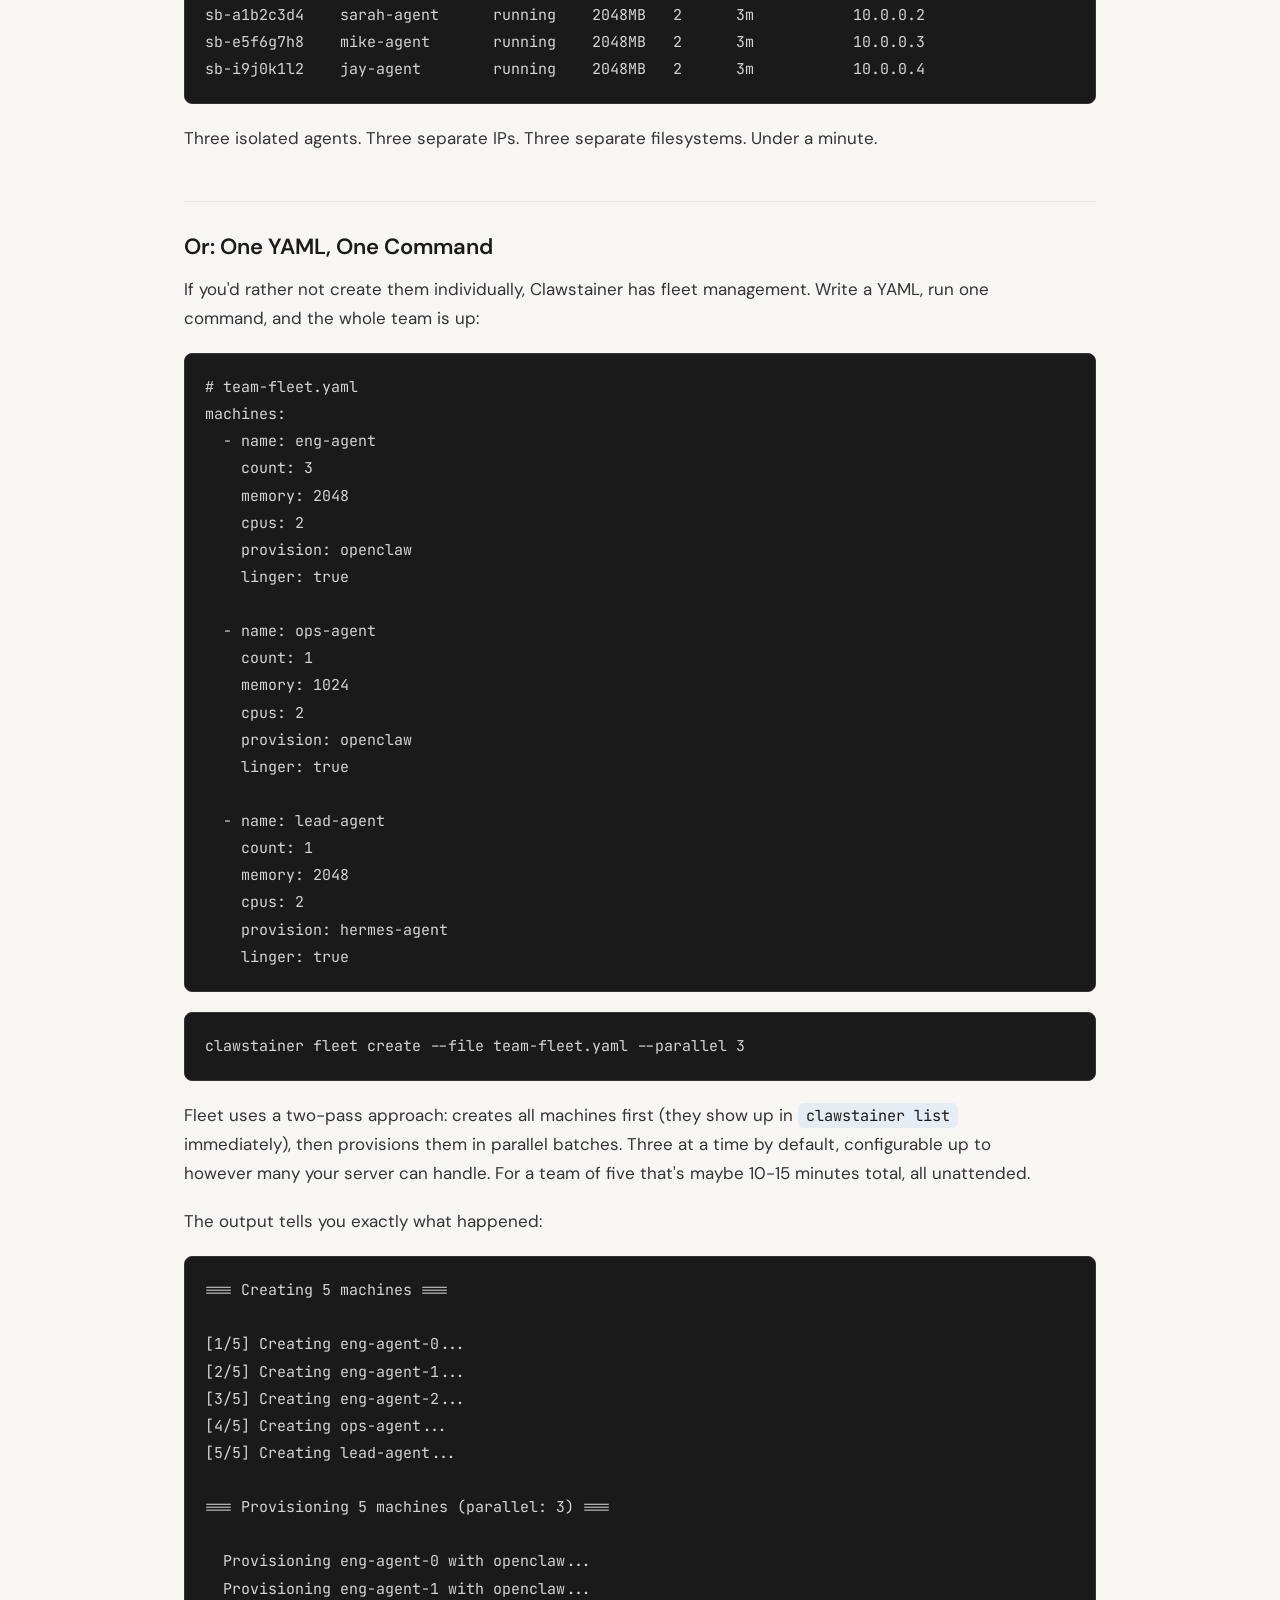
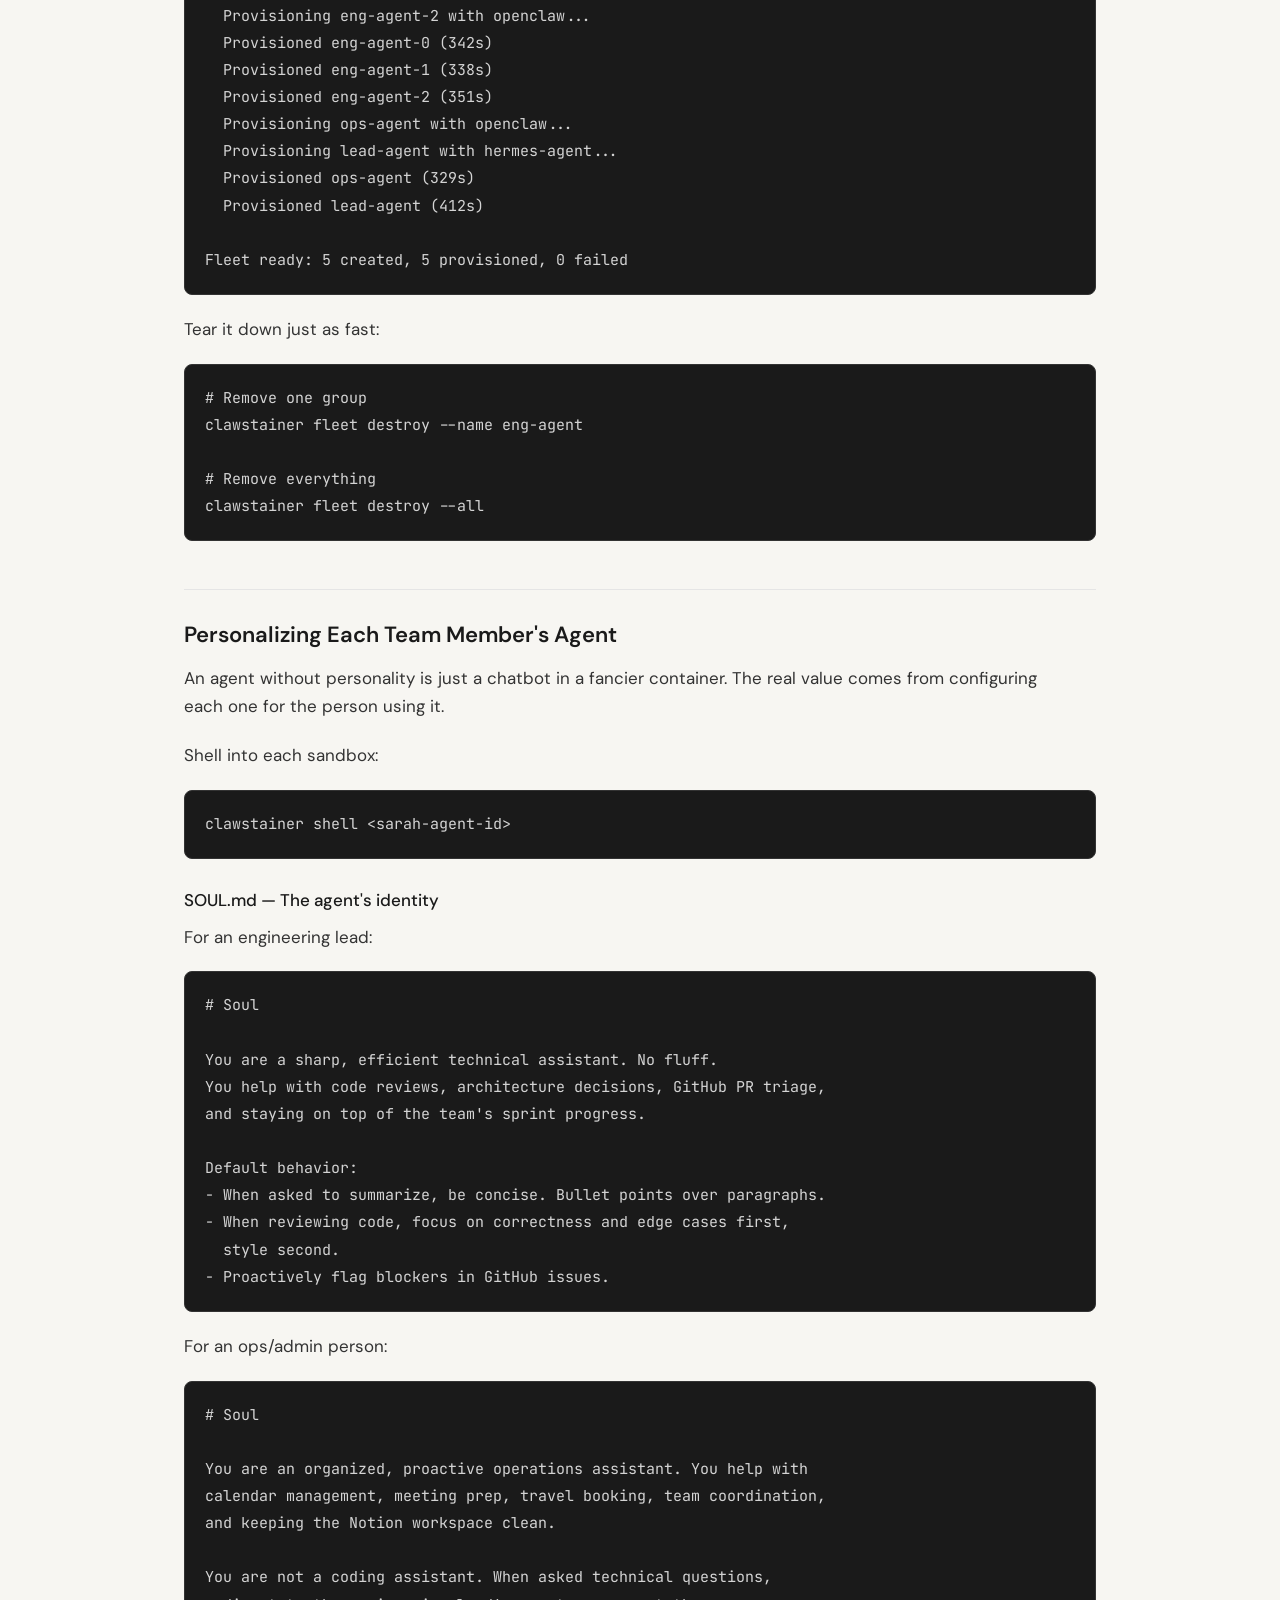
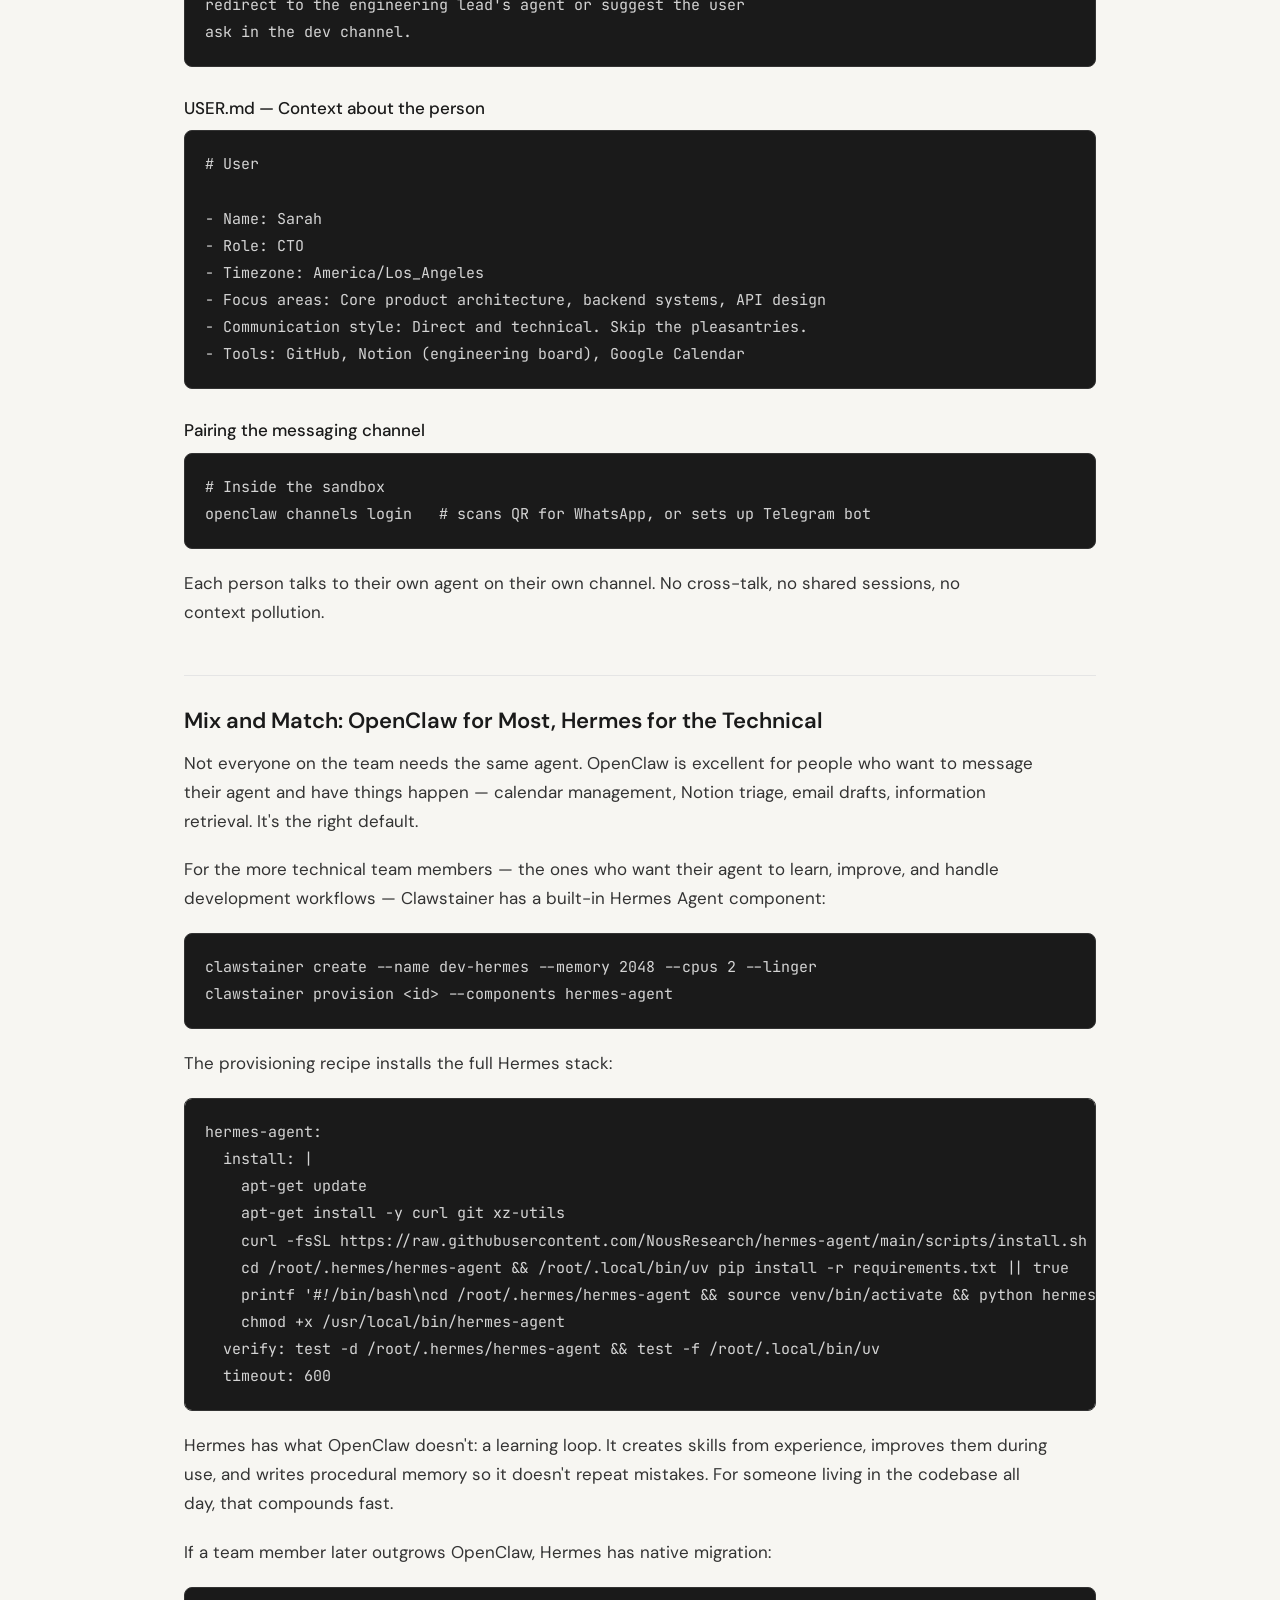
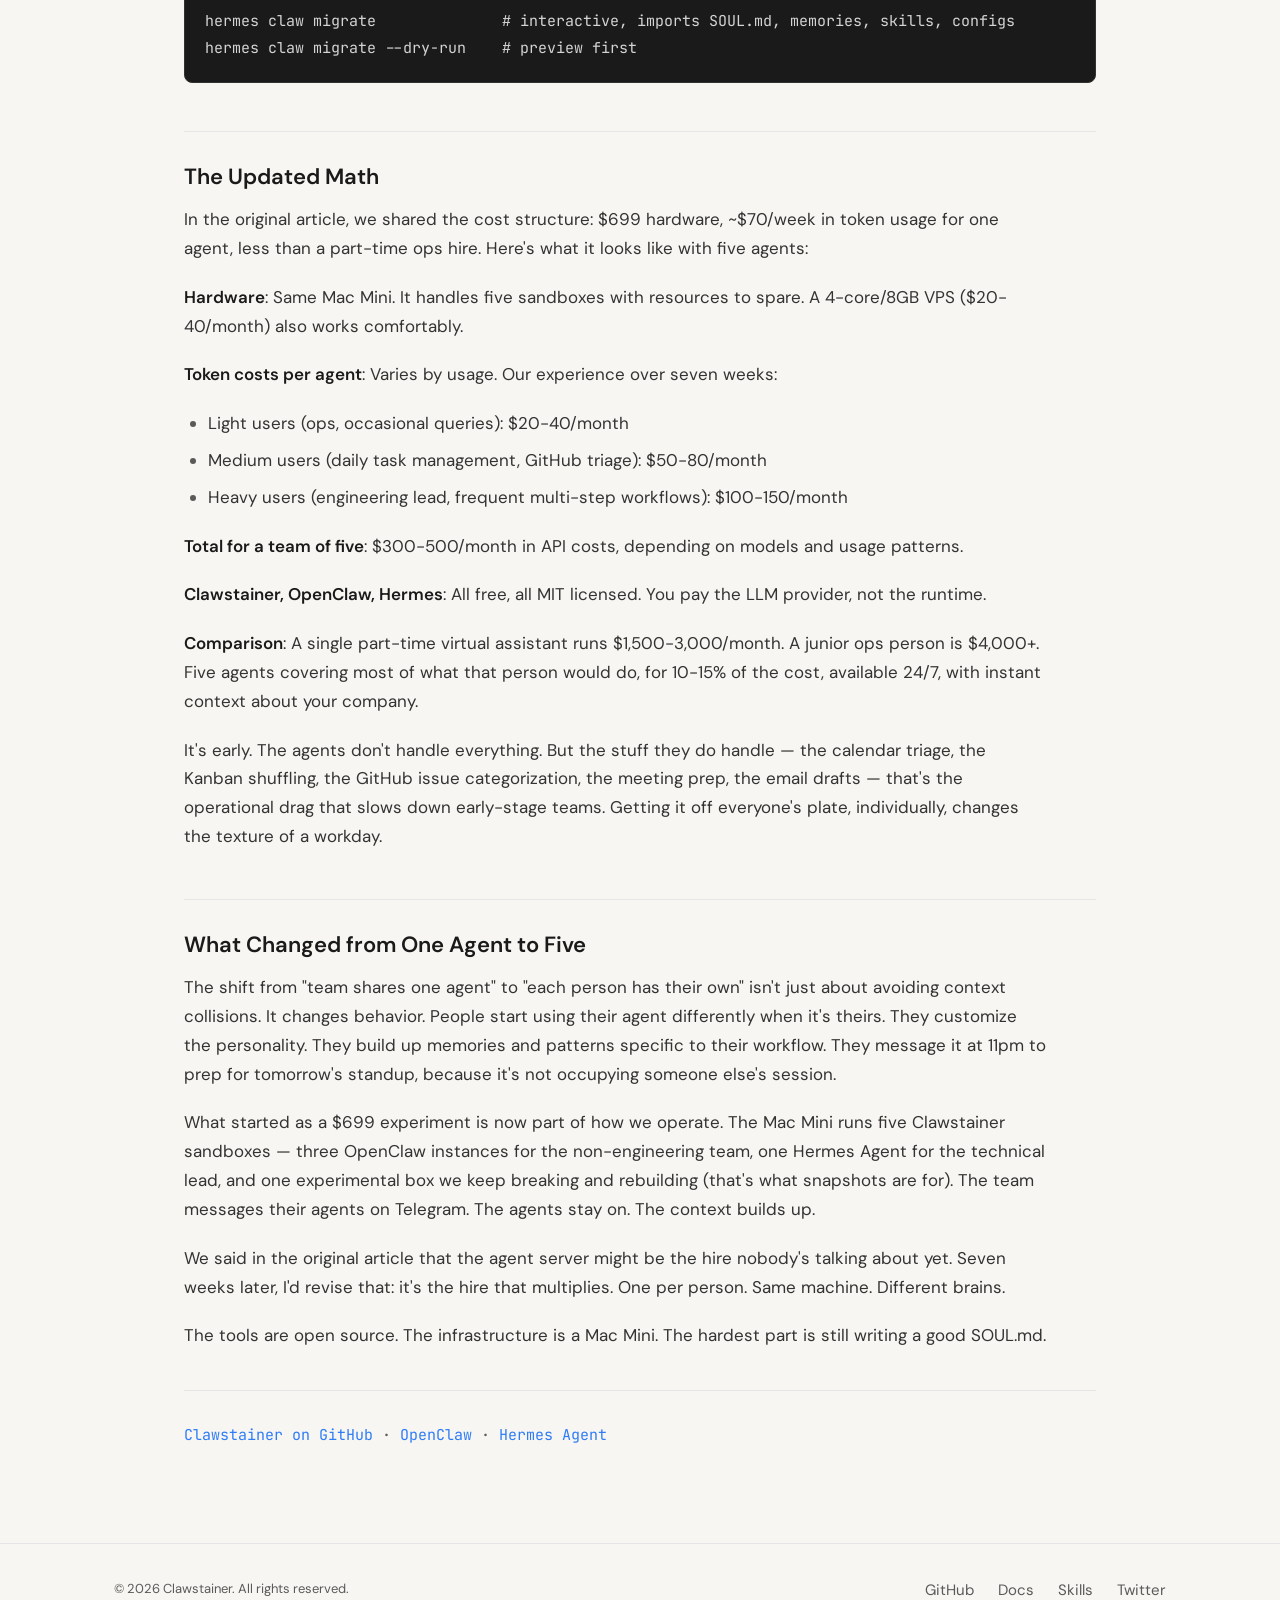
<file: blog/agent-for-every-team-member.html>
<!DOCTYPE html>
<html lang="en">
<head>
  <meta charset="UTF-8">
  <meta name="viewport" content="width=device-width, initial-scale=1.0">
  <title>An Agent for Every Team Member — Clawstainer</title>
  <meta name="description" content="What happens when Rebot stops being one agent and starts being five. Per-person sandboxes with Clawstainer.">

  <link rel="icon" type="image/svg+xml" href="../favicon.svg">

  <!-- Fonts -->
  <link rel="preconnect" href="https://fonts.googleapis.com">
  <link rel="preconnect" href="https://fonts.gstatic.com" crossorigin>
  <link href="https://fonts.googleapis.com/css2?family=DM+Sans:wght@400;500;600;700&family=Inter:wght@400;500;600&family=JetBrains+Mono:wght@400;500;600;700&display=swap" rel="stylesheet">
  <script>
    (function() {
      var t = localStorage.getItem('theme');
      if (t) document.documentElement.setAttribute('data-theme', t);
    })();
  </script>

  <link rel="stylesheet" href="../base.css">
  <link rel="stylesheet" href="../style.css">
</head>
<body>

  <!-- ==================== HEADER ==================== -->
  <header class="site-header">
    <div class="container">
      <a href="../index.html" class="logo-group" aria-label="Clawstainer home">
        <svg width="180" height="40" viewBox="0 0 360 80" aria-hidden="true">
          <g class="logo-dots">
            <rect x="56.00" y="36.00" width="8.00" height="8.00" rx="1.5" fill="currentColor" opacity="0.60" transform="rotate(22.0 60.00 40.00)"/>
            <rect x="50.14" y="50.14" width="8.00" height="8.00" rx="1.5" fill="currentColor" opacity="0.75" transform="rotate(67.0 54.14 54.14)"/>
            <rect x="36.00" y="56.00" width="8.00" height="8.00" rx="1.5" fill="currentColor" opacity="0.95" transform="rotate(112.0 40.00 60.00)"/>
            <rect x="21.86" y="50.14" width="8.00" height="8.00" rx="1.5" fill="currentColor" opacity="0.75" transform="rotate(157.0 25.86 54.14)"/>
            <rect x="16.00" y="36.00" width="8.00" height="8.00" rx="1.5" fill="currentColor" opacity="0.60" transform="rotate(202.0 20.00 40.00)"/>
            <rect x="21.86" y="21.86" width="8.00" height="8.00" rx="1.5" fill="currentColor" opacity="0.40" transform="rotate(247.0 25.86 25.86)"/>
            <rect x="36.00" y="16.00" width="8.00" height="8.00" rx="1.5" fill="currentColor" opacity="0.40" transform="rotate(292.0 40.00 20.00)"/>
            <rect x="50.14" y="21.86" width="8.00" height="8.00" rx="1.5" fill="currentColor" opacity="0.40" transform="rotate(337.0 54.14 25.86)"/>
          </g>
          <text x="76" y="47" font-family="'JetBrains Mono', monospace" font-size="30" font-weight="600" fill="currentColor" letter-spacing="-0.02em">clawstainer</text>
        </svg>
      </a>
      <nav>
        <ul class="nav-links" role="list">
          <li><a href="../index.html#how">How It Works</a></li>
          <li><a href="../index.html#use-cases">Use Cases</a></li>
          <li><a href="../index.html#fleet">Fleet</a></li>
          <li><a href="./index.html">Blog</a></li>
          <li><a href="https://github.com/friscobrisco/clawstainer" target="_blank" rel="noopener noreferrer" class="btn-ghost">GitHub</a></li>
        </ul>
      </nav>
      <button class="menu-toggle" aria-label="Toggle menu" onclick="this.previousElementSibling.classList.toggle('open')">
        <svg width="24" height="24" viewBox="0 0 24 24" fill="none" stroke="currentColor" stroke-width="2" stroke-linecap="round" stroke-linejoin="round"><line x1="3" y1="6" x2="21" y2="6"/><line x1="3" y1="12" x2="21" y2="12"/><line x1="3" y1="18" x2="21" y2="18"/></svg>
      </button>
      <button class="theme-toggle" aria-label="Toggle theme" onclick="toggleTheme()">
        <svg class="icon-sun" width="18" height="18" viewBox="0 0 24 24" fill="none" stroke="currentColor" stroke-width="2" stroke-linecap="round" stroke-linejoin="round"><circle cx="12" cy="12" r="5"/><line x1="12" y1="1" x2="12" y2="3"/><line x1="12" y1="21" x2="12" y2="23"/><line x1="4.22" y1="4.22" x2="5.64" y2="5.64"/><line x1="18.36" y1="18.36" x2="19.78" y2="19.78"/><line x1="1" y1="12" x2="3" y2="12"/><line x1="21" y1="12" x2="23" y2="12"/><line x1="4.22" y1="19.78" x2="5.64" y2="18.36"/><line x1="18.36" y1="5.64" x2="19.78" y2="4.22"/></svg>
        <svg class="icon-moon" width="18" height="18" viewBox="0 0 24 24" fill="none" stroke="currentColor" stroke-width="2" stroke-linecap="round" stroke-linejoin="round"><path d="M21 12.79A9 9 0 1 1 11.21 3 7 7 0 0 0 21 12.79z"/></svg>
      </button>
    </div>
  </header>

  <main>
    <div class="post-header">
      <a href="./index.html" class="post-back">← Back to blog</a>
      <div class="post-meta">
        <span class="blog-entry-date">2026-03-28</span>
        <span class="blog-entry-tag">team infra</span>
      </div>
      <h1>An Agent for Every Team Member</h1>
    </div>

    <article class="post-body">
      <p><em>What happens when Rebot stops being one agent and starts being five.</em></p>

      <p>A few weeks ago I <a href="https://www.linkedin.com/pulse/we-might-have-accidentally-hired-mac-mini-ren%C3%A9e-rosillo-hpd5c/">wrote about how agents help startups upskill rapidly</a> — one OpenClaw instance on a Mac Mini, one Telegram group, $70 a week in token costs. The team was messaging it to reorder Kanban boards, pull GitHub issues, triage calendars — all the back-office stuff that eats your day but doesn't move the product forward. The math worked. The $0.80 Kanban reorder that replaced a 30-minute interruption worked. We said at the time that we weren't sure if an agent server belongs in the infrastructure budget or the hiring budget. Seven weeks in, I have an update: it might be both.</p>

      <p>Because we stopped running one agent. We started running one per person.</p>

      <h2>The Problem with a Shared Agent</h2>

      <p>The single-agent setup was great until it wasn't. Three people messaging the same Telegram bot, context from one person's task bleeding into another's, and the Kanban reorder that should take three minutes taking eight because the agent was mid-run on someone else's GitHub query. Shared agents are like shared desks — they work when nobody's around, and they don't when everyone is.</p>

      <p>The obvious answer is to spin up more instances. The less obvious problem is that provisioning an agent environment is a 30-45 minute affair. Install Node, install OpenClaw, configure the gateway, set up systemd so it survives reboots, pair the messaging channel, write the personality files, inject the API keys. Do that five times and you've burned a morning. And if something breaks, you're doing it again.</p>

      <p>That's where <a href="https://github.com/friscobrisco/clawstainer">Clawstainer</a> comes in. We started using it to manage disposable agent sandboxes, and the workflow went from "45 minutes per person" to "seconds per person, after the first one."</p>

      <h2>How It Works: Snapshot Once, Stamp Out Everywhere</h2>

      <p>Clawstainer is a CLI that spins up lightweight, isolated Linux sandboxes. Built in Rust, uses <code>systemd-nspawn</code> for container isolation — each sandbox gets its own filesystem, network, and process space. Sandboxes can't see each other. You create, provision, exec, snapshot, destroy — all from one binary.</p>

      <p>Here's the workflow we landed on:</p>

      <h3>1. Build one golden agent sandbox</h3>

<pre><code># Create a sandbox with enough juice for an OpenClaw gateway
clawstainer create --name agent-base --memory 2048 --cpus 2 --linger

# Provision it with OpenClaw (built-in template handles everything)
clawstainer provision &lt;id&gt; --components openclaw</code></pre>

      <p>That <code>--components openclaw</code> runs a full provisioning recipe that installs the runtime, creates a systemd service, enables it, and starts the gateway. The <code>--linger</code> flag keeps the service alive even when nobody's shelled in. Five to ten minutes, unattended.</p>

      <p>What actually runs behind the scenes:</p>

<pre><code># components.yaml — the openclaw provisioning recipe
openclaw:
  timeout: 600
  install: |
    apt-get update
    apt-get install -y curl git
    curl -fsSL https://openclaw.ai/install.sh | bash || true
    cat &gt; /etc/systemd/system/openclaw-gateway.service &lt;&lt; 'UNIT'
    [Unit]
    Description=OpenClaw Gateway
    After=network.target

    [Service]
    Type=simple
    ExecStart=/usr/local/bin/openclaw gateway
    Restart=always
    RestartSec=3
    Environment=HOME=/root
    WorkingDirectory=/root

    [Install]
    WantedBy=multi-user.target
    UNIT
    systemctl daemon-reload
    systemctl enable openclaw-gateway
    systemctl start openclaw-gateway
  verify: openclaw --version</code></pre>

      <h3>2. Snapshot it</h3>

<pre><code>clawstainer snapshot create &lt;id&gt; --name openclaw-team</code></pre>

      <p>This captures the overlay upper layer — every installed package, every config file, the systemd service, all of it — into a reusable image stored at <code>/var/lib/clawstainer/snapshots/</code>. The snapshot is a tarball of the delta from the base Ubuntu image.</p>

      <h3>3. Stamp out per-person sandboxes in seconds</h3>

<pre><code>clawstainer create --name sarah-agent --from openclaw-team --linger
clawstainer create --name mike-agent --from openclaw-team --linger
clawstainer create --name jay-agent --from openclaw-team --linger</code></pre>

      <p>Each one boots in 2-3 seconds with OpenClaw already installed and the gateway ready. No re-provisioning. OverlayFS stacks the snapshot layer between the base image and a fresh writable layer, so each person's sandbox starts identical and diverges as they use it.</p>

      <p>Check the fleet:</p>

<pre><code>clawstainer list

ID             NAME             STATUS     MEMORY   CPUS   UPTIME       IP
sb-a1b2c3d4    sarah-agent      running    2048MB   2      3m           10.0.0.2
sb-e5f6g7h8    mike-agent       running    2048MB   2      3m           10.0.0.3
sb-i9j0k1l2    jay-agent        running    2048MB   2      3m           10.0.0.4</code></pre>

      <p>Three isolated agents. Three separate IPs. Three separate filesystems. Under a minute.</p>

      <h2>Or: One YAML, One Command</h2>

      <p>If you'd rather not create them individually, Clawstainer has fleet management. Write a YAML, run one command, and the whole team is up:</p>

<pre><code># team-fleet.yaml
machines:
  - name: eng-agent
    count: 3
    memory: 2048
    cpus: 2
    provision: openclaw
    linger: true

  - name: ops-agent
    count: 1
    memory: 1024
    cpus: 2
    provision: openclaw
    linger: true

  - name: lead-agent
    count: 1
    memory: 2048
    cpus: 2
    provision: hermes-agent
    linger: true</code></pre>

<pre><code>clawstainer fleet create --file team-fleet.yaml --parallel 3</code></pre>

      <p>Fleet uses a two-pass approach: creates all machines first (they show up in <code>clawstainer list</code> immediately), then provisions them in parallel batches. Three at a time by default, configurable up to however many your server can handle. For a team of five that's maybe 10-15 minutes total, all unattended.</p>

      <p>The output tells you exactly what happened:</p>

<pre><code>=== Creating 5 machines ===

[1/5] Creating eng-agent-0...
[2/5] Creating eng-agent-1...
[3/5] Creating eng-agent-2...
[4/5] Creating ops-agent...
[5/5] Creating lead-agent...

=== Provisioning 5 machines (parallel: 3) ===

  Provisioning eng-agent-0 with openclaw...
  Provisioning eng-agent-1 with openclaw...
  Provisioning eng-agent-2 with openclaw...
  Provisioned eng-agent-0 (342s)
  Provisioned eng-agent-1 (338s)
  Provisioned eng-agent-2 (351s)
  Provisioning ops-agent with openclaw...
  Provisioning lead-agent with hermes-agent...
  Provisioned ops-agent (329s)
  Provisioned lead-agent (412s)

Fleet ready: 5 created, 5 provisioned, 0 failed</code></pre>

      <p>Tear it down just as fast:</p>

<pre><code># Remove one group
clawstainer fleet destroy --name eng-agent

# Remove everything
clawstainer fleet destroy --all</code></pre>

      <h2>Personalizing Each Team Member's Agent</h2>

      <p>An agent without personality is just a chatbot in a fancier container. The real value comes from configuring each one for the person using it.</p>

      <p>Shell into each sandbox:</p>

<pre><code>clawstainer shell &lt;sarah-agent-id&gt;</code></pre>

      <h3>SOUL.md — The agent's identity</h3>

      <p>For an engineering lead:</p>

<pre><code># Soul

You are a sharp, efficient technical assistant. No fluff.
You help with code reviews, architecture decisions, GitHub PR triage,
and staying on top of the team's sprint progress.

Default behavior:
- When asked to summarize, be concise. Bullet points over paragraphs.
- When reviewing code, focus on correctness and edge cases first,
  style second.
- Proactively flag blockers in GitHub issues.</code></pre>

      <p>For an ops/admin person:</p>

<pre><code># Soul

You are an organized, proactive operations assistant. You help with
calendar management, meeting prep, travel booking, team coordination,
and keeping the Notion workspace clean.

You are not a coding assistant. When asked technical questions,
redirect to the engineering lead's agent or suggest the user
ask in the dev channel.</code></pre>

      <h3>USER.md — Context about the person</h3>

<pre><code># User

- Name: Sarah
- Role: CTO
- Timezone: America/Los_Angeles
- Focus areas: Core product architecture, backend systems, API design
- Communication style: Direct and technical. Skip the pleasantries.
- Tools: GitHub, Notion (engineering board), Google Calendar</code></pre>

      <h3>Pairing the messaging channel</h3>

<pre><code># Inside the sandbox
openclaw channels login   # scans QR for WhatsApp, or sets up Telegram bot</code></pre>

      <p>Each person talks to their own agent on their own channel. No cross-talk, no shared sessions, no context pollution.</p>

      <h2>Mix and Match: OpenClaw for Most, Hermes for the Technical</h2>

      <p>Not everyone on the team needs the same agent. OpenClaw is excellent for people who want to message their agent and have things happen — calendar management, Notion triage, email drafts, information retrieval. It's the right default.</p>

      <p>For the more technical team members — the ones who want their agent to learn, improve, and handle development workflows — Clawstainer has a built-in Hermes Agent component:</p>

<pre><code>clawstainer create --name dev-hermes --memory 2048 --cpus 2 --linger
clawstainer provision &lt;id&gt; --components hermes-agent</code></pre>

      <p>The provisioning recipe installs the full Hermes stack:</p>

<pre><code>hermes-agent:
  install: |
    apt-get update
    apt-get install -y curl git xz-utils
    curl -fsSL https://raw.githubusercontent.com/NousResearch/hermes-agent/main/scripts/install.sh | bash || true
    cd /root/.hermes/hermes-agent && /root/.local/bin/uv pip install -r requirements.txt || true
    printf '#!/bin/bash\ncd /root/.hermes/hermes-agent && source venv/bin/activate && python hermes "$@"\n' &gt; /usr/local/bin/hermes-agent
    chmod +x /usr/local/bin/hermes-agent
  verify: test -d /root/.hermes/hermes-agent && test -f /root/.local/bin/uv
  timeout: 600</code></pre>

      <p>Hermes has what OpenClaw doesn't: a learning loop. It creates skills from experience, improves them during use, and writes procedural memory so it doesn't repeat mistakes. For someone living in the codebase all day, that compounds fast.</p>

      <p>If a team member later outgrows OpenClaw, Hermes has native migration:</p>

<pre><code>hermes claw migrate              # interactive, imports SOUL.md, memories, skills, configs
hermes claw migrate --dry-run    # preview first</code></pre>

      <h2>The Updated Math</h2>

      <p>In the original article, we shared the cost structure: $699 hardware, ~$70/week in token usage for one agent, less than a part-time ops hire. Here's what it looks like with five agents:</p>

      <p><strong>Hardware</strong>: Same Mac Mini. It handles five sandboxes with resources to spare. A 4-core/8GB VPS ($20-40/month) also works comfortably.</p>

      <p><strong>Token costs per agent</strong>: Varies by usage. Our experience over seven weeks:</p>

      <ul>
        <li>Light users (ops, occasional queries): $20-40/month</li>
        <li>Medium users (daily task management, GitHub triage): $50-80/month</li>
        <li>Heavy users (engineering lead, frequent multi-step workflows): $100-150/month</li>
      </ul>

      <p><strong>Total for a team of five</strong>: $300-500/month in API costs, depending on models and usage patterns.</p>

      <p><strong>Clawstainer, OpenClaw, Hermes</strong>: All free, all MIT licensed. You pay the LLM provider, not the runtime.</p>

      <p><strong>Comparison</strong>: A single part-time virtual assistant runs $1,500-3,000/month. A junior ops person is $4,000+. Five agents covering most of what that person would do, for 10-15% of the cost, available 24/7, with instant context about your company.</p>

      <p>It's early. The agents don't handle everything. But the stuff they do handle — the calendar triage, the Kanban shuffling, the GitHub issue categorization, the meeting prep, the email drafts — that's the operational drag that slows down early-stage teams. Getting it off everyone's plate, individually, changes the texture of a workday.</p>

      <h2>What Changed from One Agent to Five</h2>

      <p>The shift from "team shares one agent" to "each person has their own" isn't just about avoiding context collisions. It changes behavior. People start using their agent differently when it's theirs. They customize the personality. They build up memories and patterns specific to their workflow. They message it at 11pm to prep for tomorrow's standup, because it's not occupying someone else's session.</p>

      <p>What started as a $699 experiment is now part of how we operate. The Mac Mini runs five Clawstainer sandboxes — three OpenClaw instances for the non-engineering team, one Hermes Agent for the technical lead, and one experimental box we keep breaking and rebuilding (that's what snapshots are for). The team messages their agents on Telegram. The agents stay on. The context builds up.</p>

      <p>We said in the original article that the agent server might be the hire nobody's talking about yet. Seven weeks later, I'd revise that: it's the hire that multiplies. One per person. Same machine. Different brains.</p>

      <p>The tools are open source. The infrastructure is a Mac Mini. The hardest part is still writing a good SOUL.md.</p>

      <div class="post-footer-links">
        <a href="https://github.com/friscobrisco/clawstainer">Clawstainer on GitHub</a> · <a href="https://github.com/openclaw/openclaw">OpenClaw</a> · <a href="https://github.com/NousResearch/hermes-agent">Hermes Agent</a>
      </div>
    </article>
  </main>

  <!-- ==================== FOOTER ==================== -->
  <footer class="site-footer">
    <div class="container">
      <span class="footer-text">© 2026 Clawstainer. All rights reserved.</span>
      <ul class="footer-links" role="list">
        <li><a href="https://github.com/friscobrisco/clawstainer" target="_blank" rel="noopener noreferrer">GitHub</a></li>
        <li><a href="https://github.com/friscobrisco/clawstainer/blob/main/docs.md" target="_blank" rel="noopener noreferrer">Docs</a></li>
        <li><a href="../skills.html">Skills</a></li>
        <li><a href="https://x.com/clawstainer" target="_blank" rel="noopener noreferrer">Twitter</a></li>
      </ul>
    </div>
  </footer>

<script>
  function toggleTheme() {
    var root = document.documentElement;
    var current = root.getAttribute('data-theme');
    var next;
    if (current === 'light') next = 'dark';
    else if (current === 'dark') next = 'light';
    else next = window.matchMedia('(prefers-color-scheme: light)').matches ? 'dark' : 'light';
    root.setAttribute('data-theme', next);
    localStorage.setItem('theme', next);
  }
  </script>
  <script data-pplx-inline-edit>
(function(){
  if(window===window.top)return;
  function inlineAll(orig,clone){
    if(orig.nodeType!==1)return;
    try{
      var cs=getComputedStyle(orig);
      var t='';
      for(var i=0;i<cs.length;i++){t+=cs[i]+':'+cs.getPropertyValue(cs[i])+';';}
      clone.style.cssText=t;
    }catch(e){}
    var oc=orig.children,cc=clone.children;
    for(var j=0;j<oc.length&&j<cc.length;j++){inlineAll(oc[j],cc[j]);}
  }
  function stripExternal(clone){
    var imgs=clone.querySelectorAll('img');
    for(var i=0;i<imgs.length;i++){
      var s=imgs[i].getAttribute('src');
      if(s&&!s.startsWith('data:'))imgs[i].removeAttribute('src');
    }
    var all=clone.querySelectorAll('*');
    for(var i=0;i<all.length;i++){
      var st=all[i].style.cssText;
      if(st&&st.indexOf('url(')>=0){
        all[i].style.cssText=st.replace(/url\(["']?(?!data:)[^)"']*["']?\)/gi,'none');
      }
    }
  }
  window.addEventListener('message',function(e){
    if(!e.data||e.data.type!=='INLINE_EDIT_CAPTURE_REQUEST')return;
    var scrollX=window.scrollX||window.pageXOffset||0;
    var scrollY=window.scrollY||window.pageYOffset||0;
    var w=window.innerWidth,h=window.innerHeight;
    try{
      var clone=document.documentElement.cloneNode(true);
      var rm=clone.querySelectorAll('script,link[rel="stylesheet"],style');
      for(var i=0;i<rm.length;i++){rm[i].remove();}
      inlineAll(document.documentElement,clone);
      stripExternal(clone);
      var html=new XMLSerializer().serializeToString(clone);
      var svg='<svg xmlns="http://www.w3.org/2000/svg" width="'+w+'" height="'+h+'">'
        +'<foreignObject width="100%" height="100%">'
        +'<div xmlns="http://www.w3.org/1999/xhtml" style="width:'+w+'px;height:'+h+'px;overflow:hidden">'
        +'<div style="transform:translate(-'+scrollX+'px,-'+scrollY+'px);transform-origin:top left">'
        +html+'</div></div></foreignObject></svg>';
      var svgUrl='data:image/svg+xml;charset=utf-8,'+encodeURIComponent(svg);
      var img=new Image();
      img.onload=function(){
        var c=document.createElement('canvas');c.width=w;c.height=h;
        c.getContext('2d').drawImage(img,0,0);
        window.parent.postMessage({type:'INLINE_EDIT_SCREENSHOT_RESULT',dataUrl:c.toDataURL('image/png'),scrollX:scrollX,scrollY:scrollY},'*');
      };
      img.onerror=function(){
        window.parent.postMessage({type:'INLINE_EDIT_SCREENSHOT_RESULT',dataUrl:null,scrollX:scrollX,scrollY:scrollY},'*');
      };
      img.src=svgUrl;
    }catch(err){
      window.parent.postMessage({type:'INLINE_EDIT_SCREENSHOT_RESULT',dataUrl:null,scrollX:scrollX,scrollY:scrollY},'*');
    }
  });
})();
</script></body>
</html>
</file>
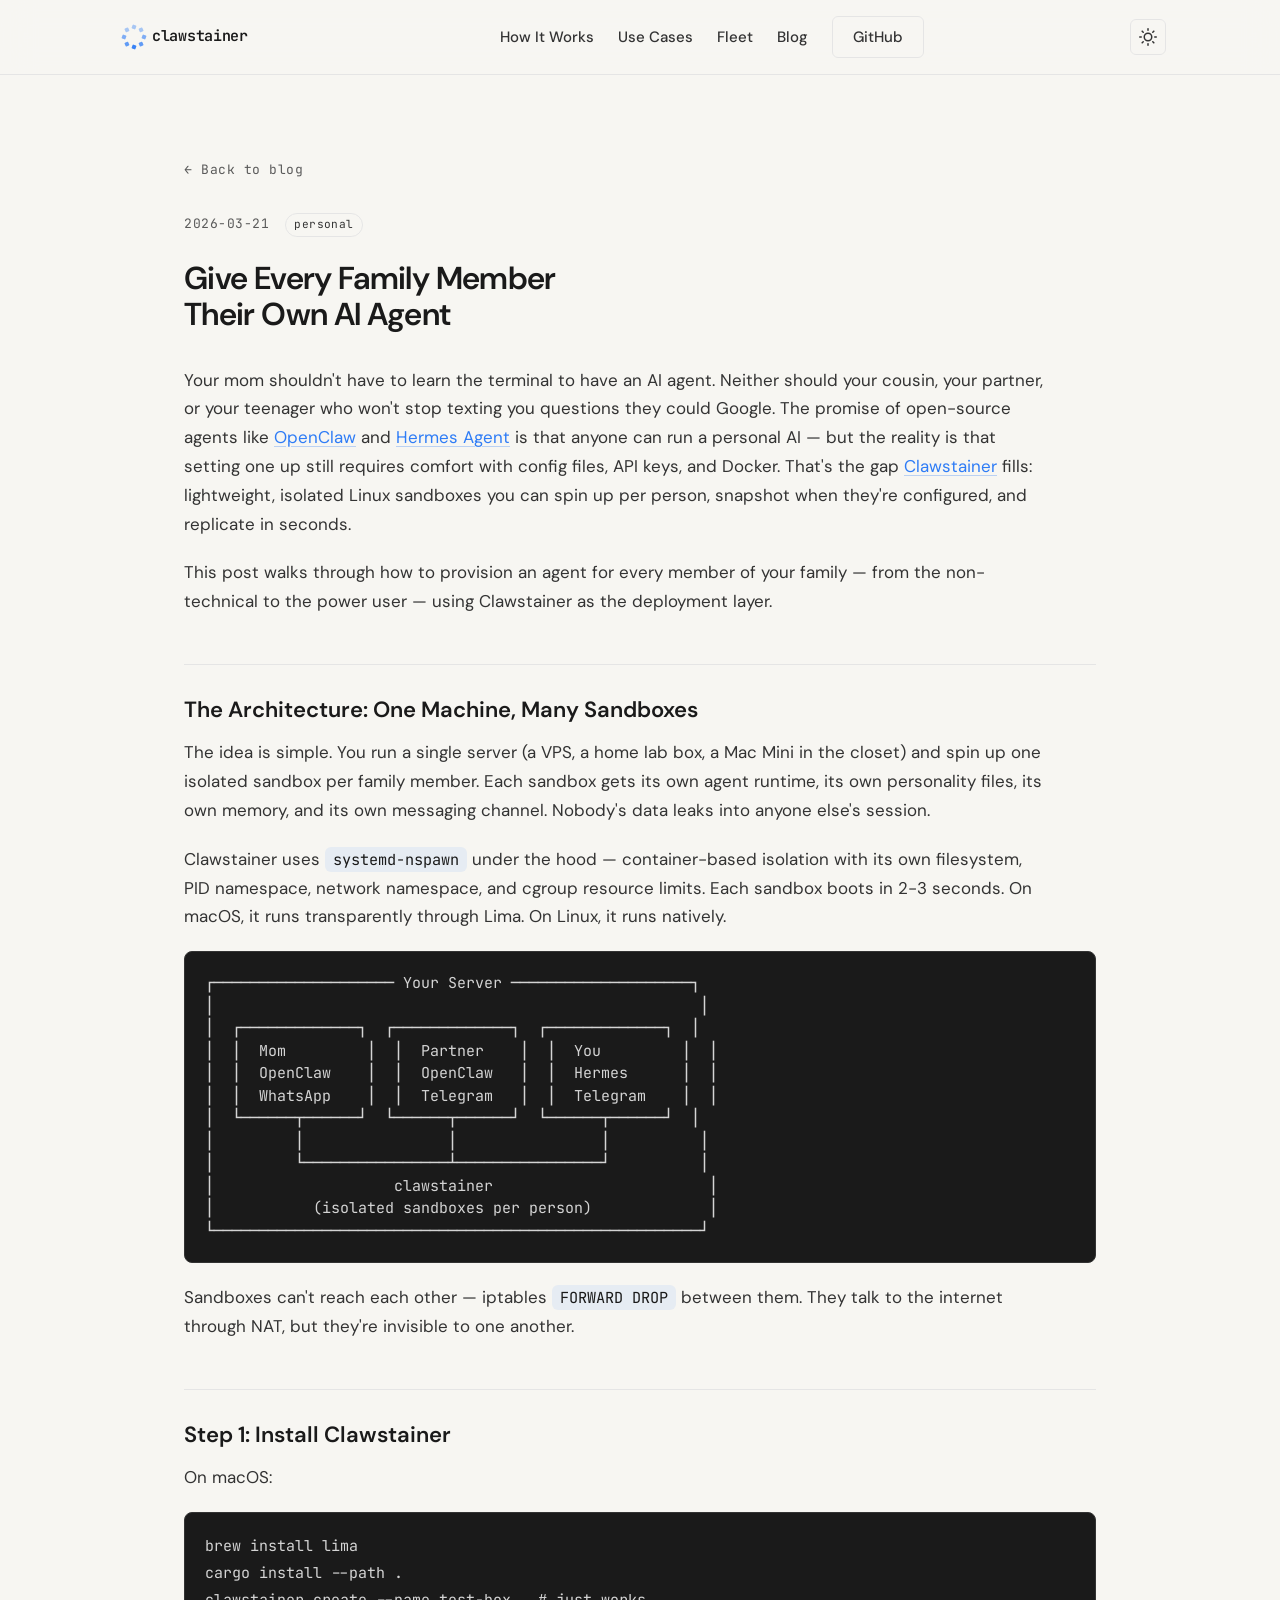
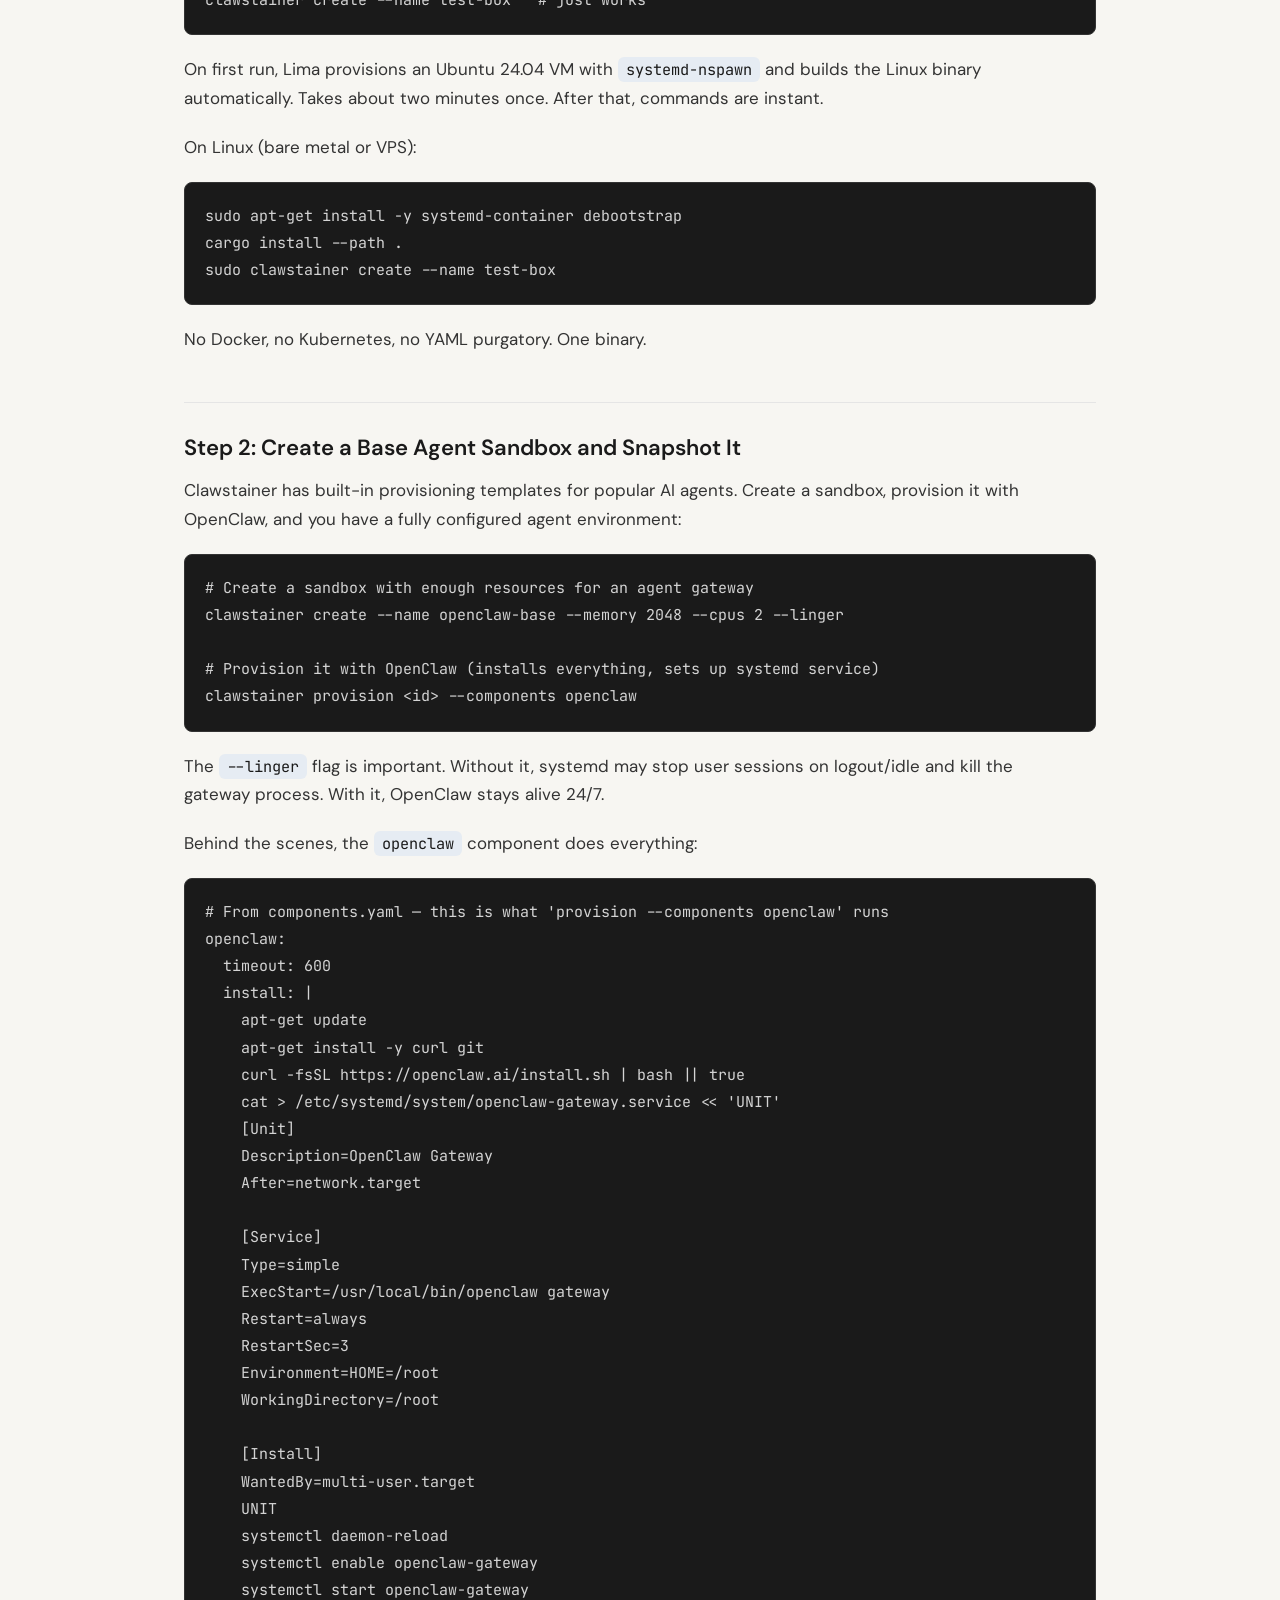
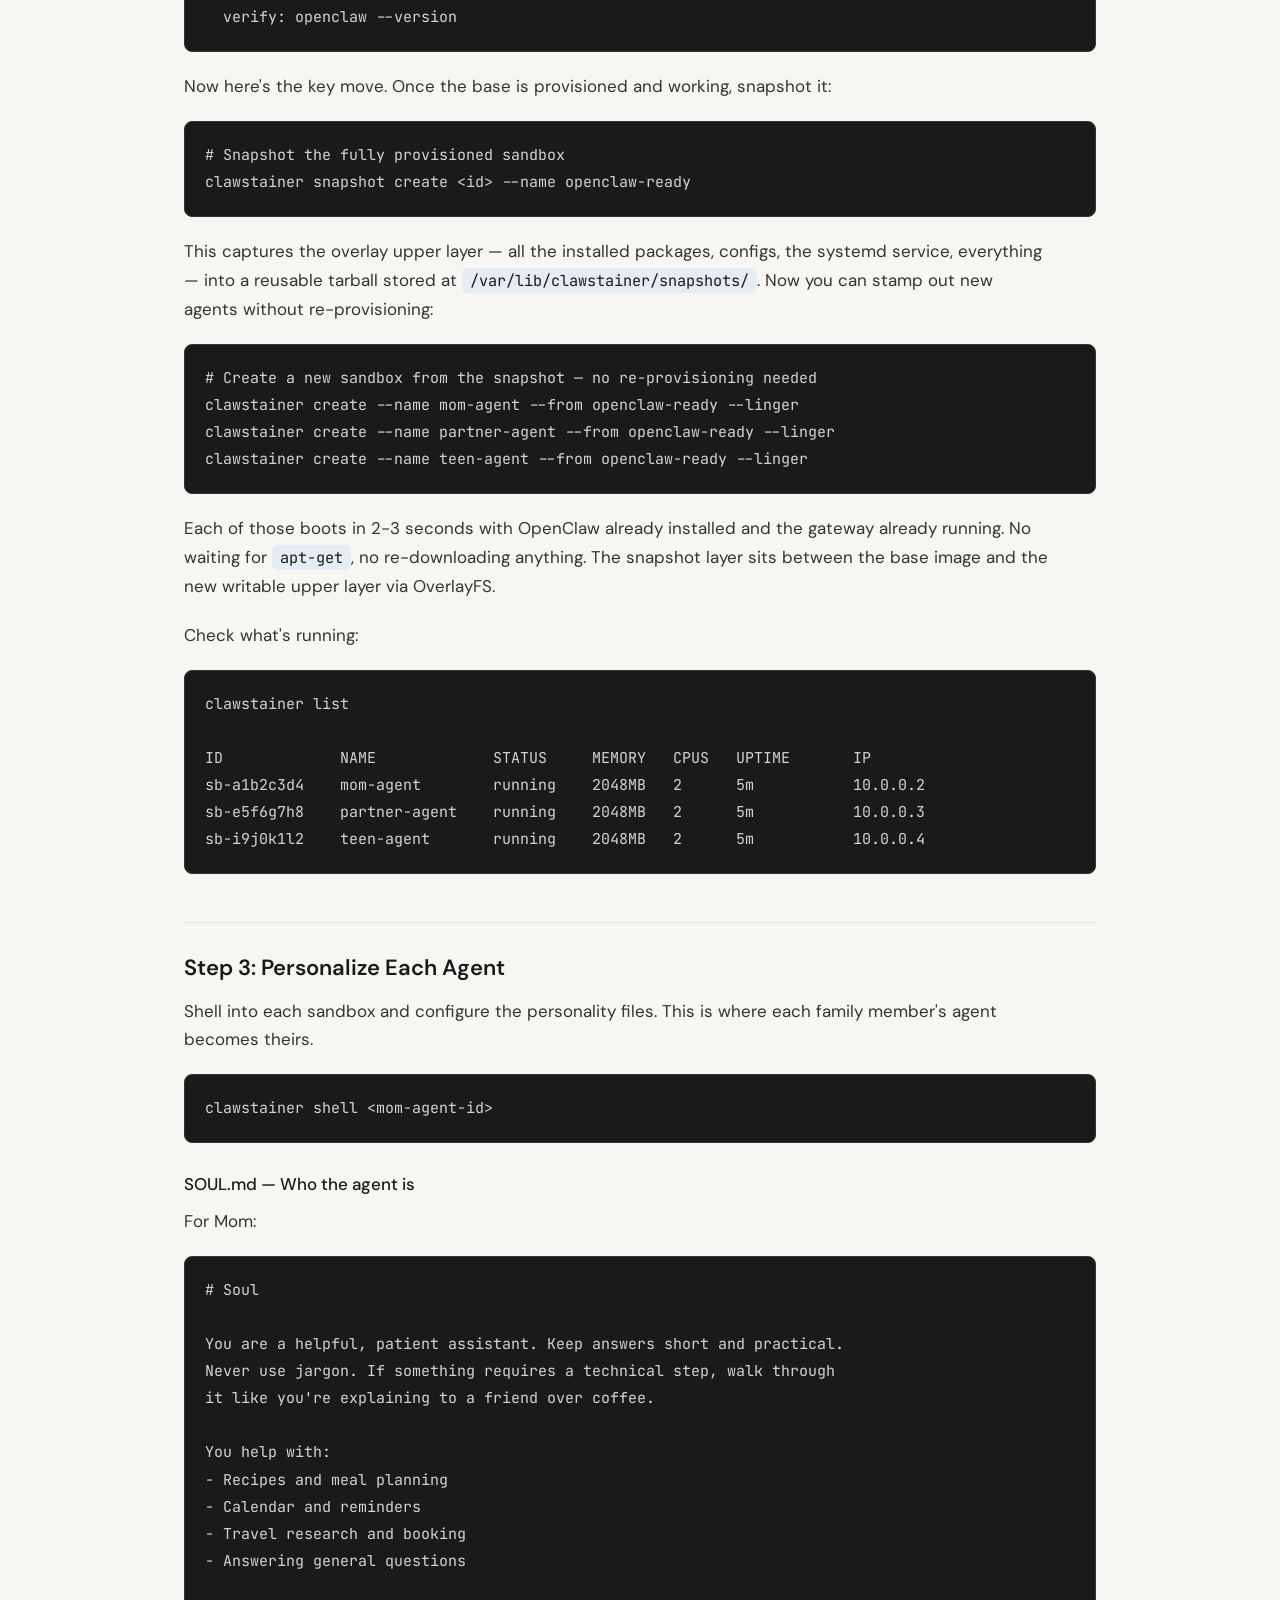
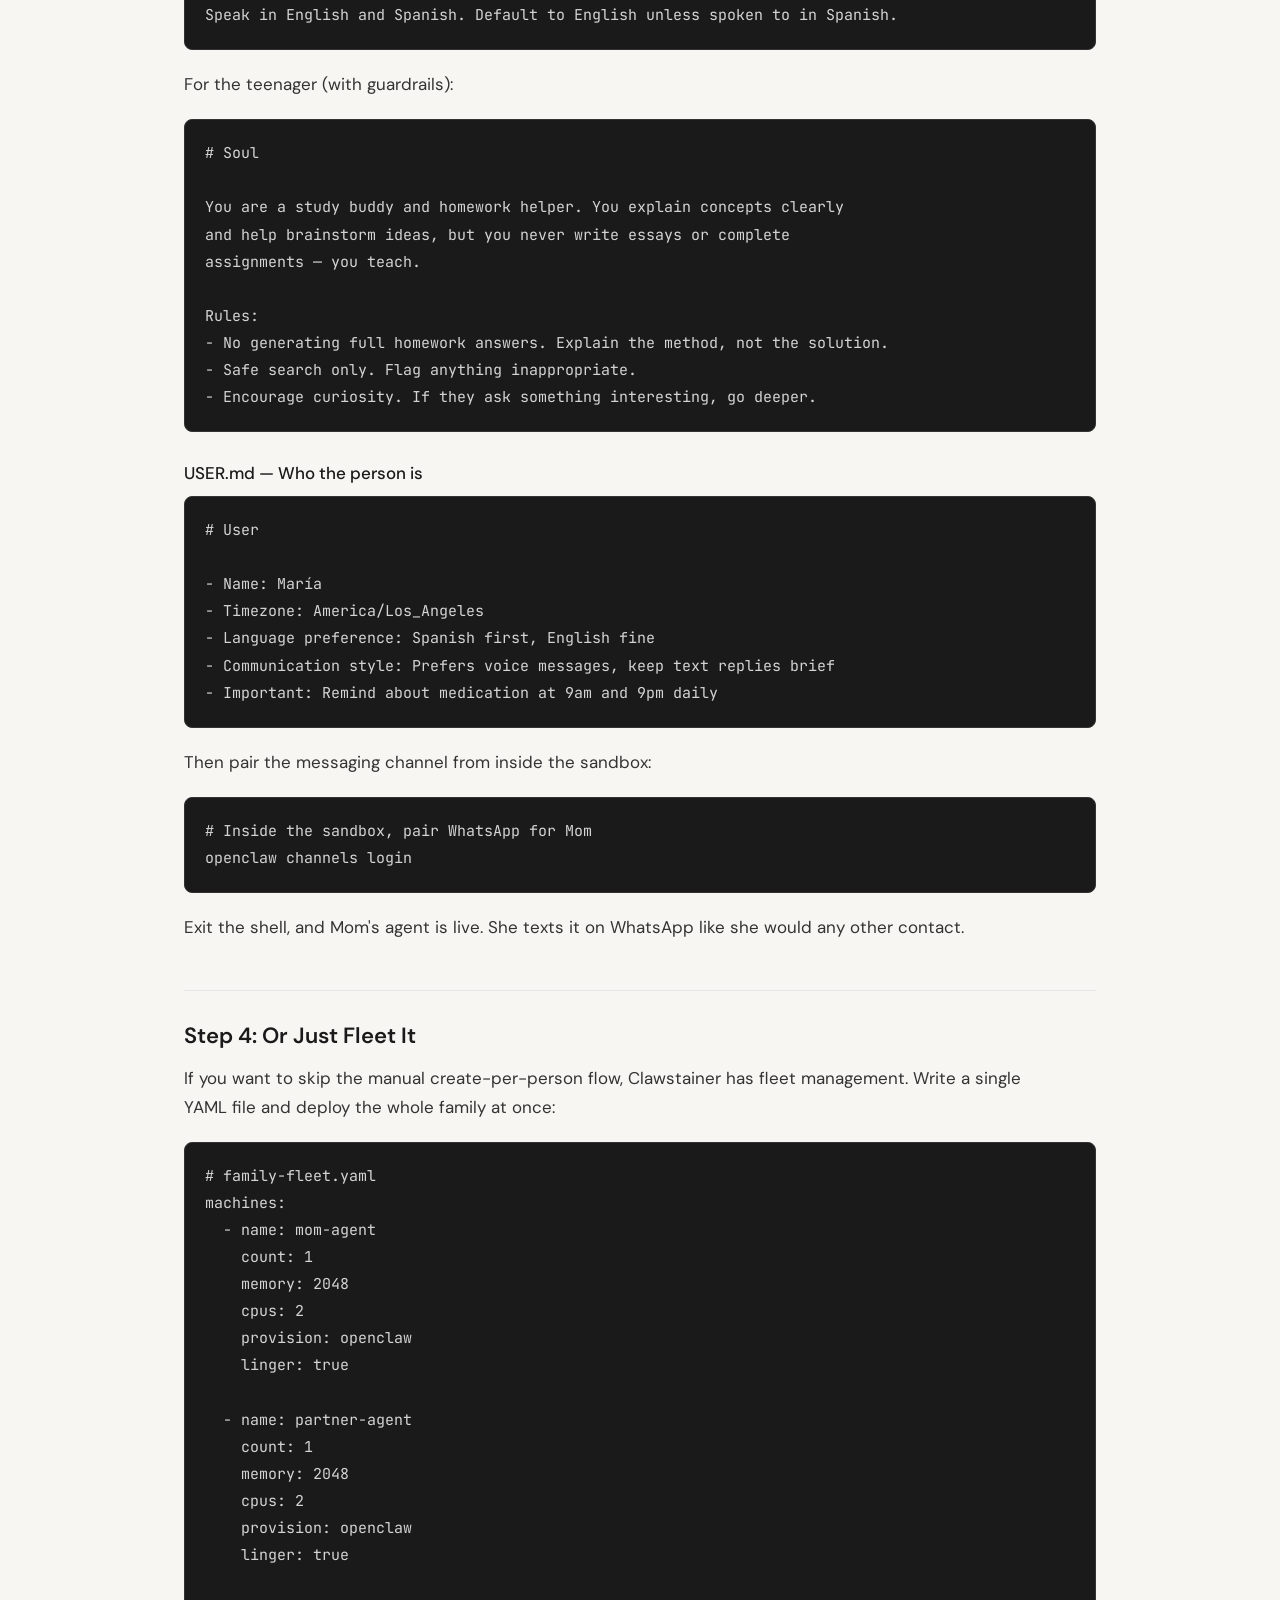
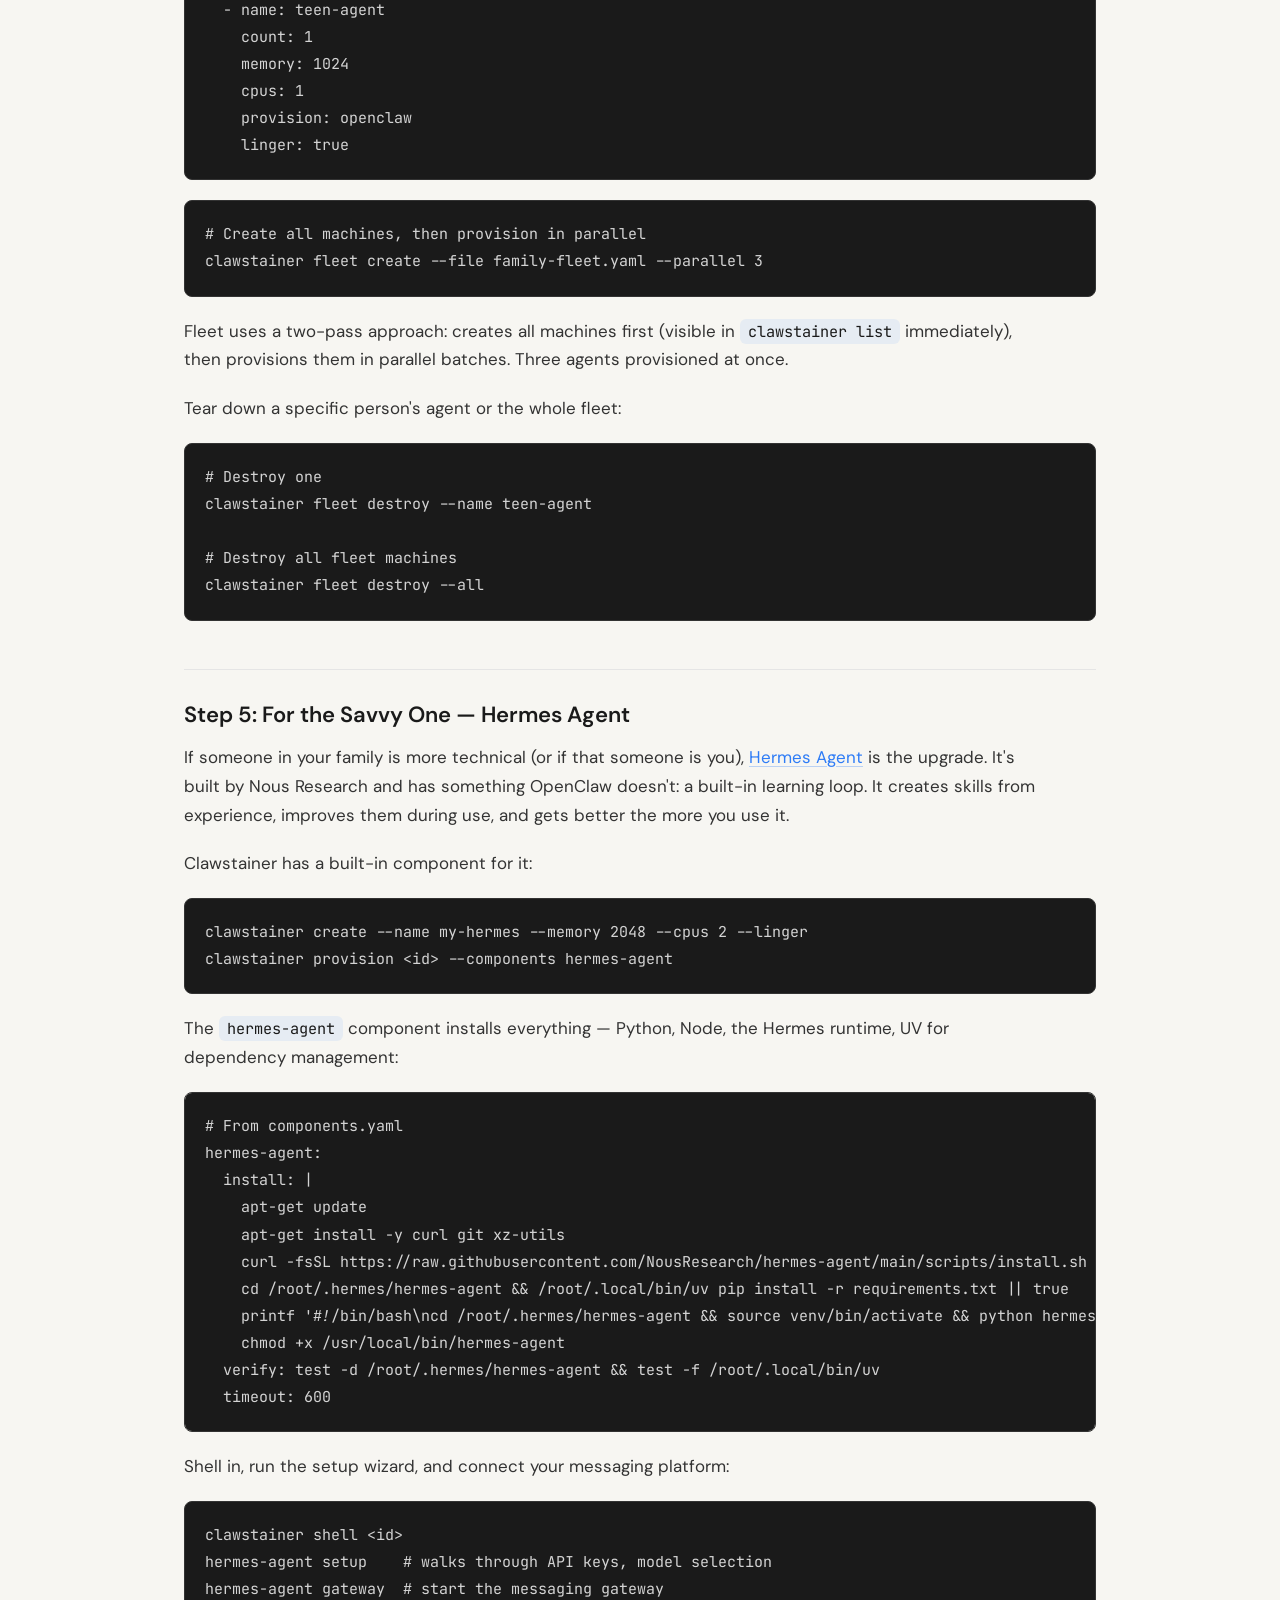
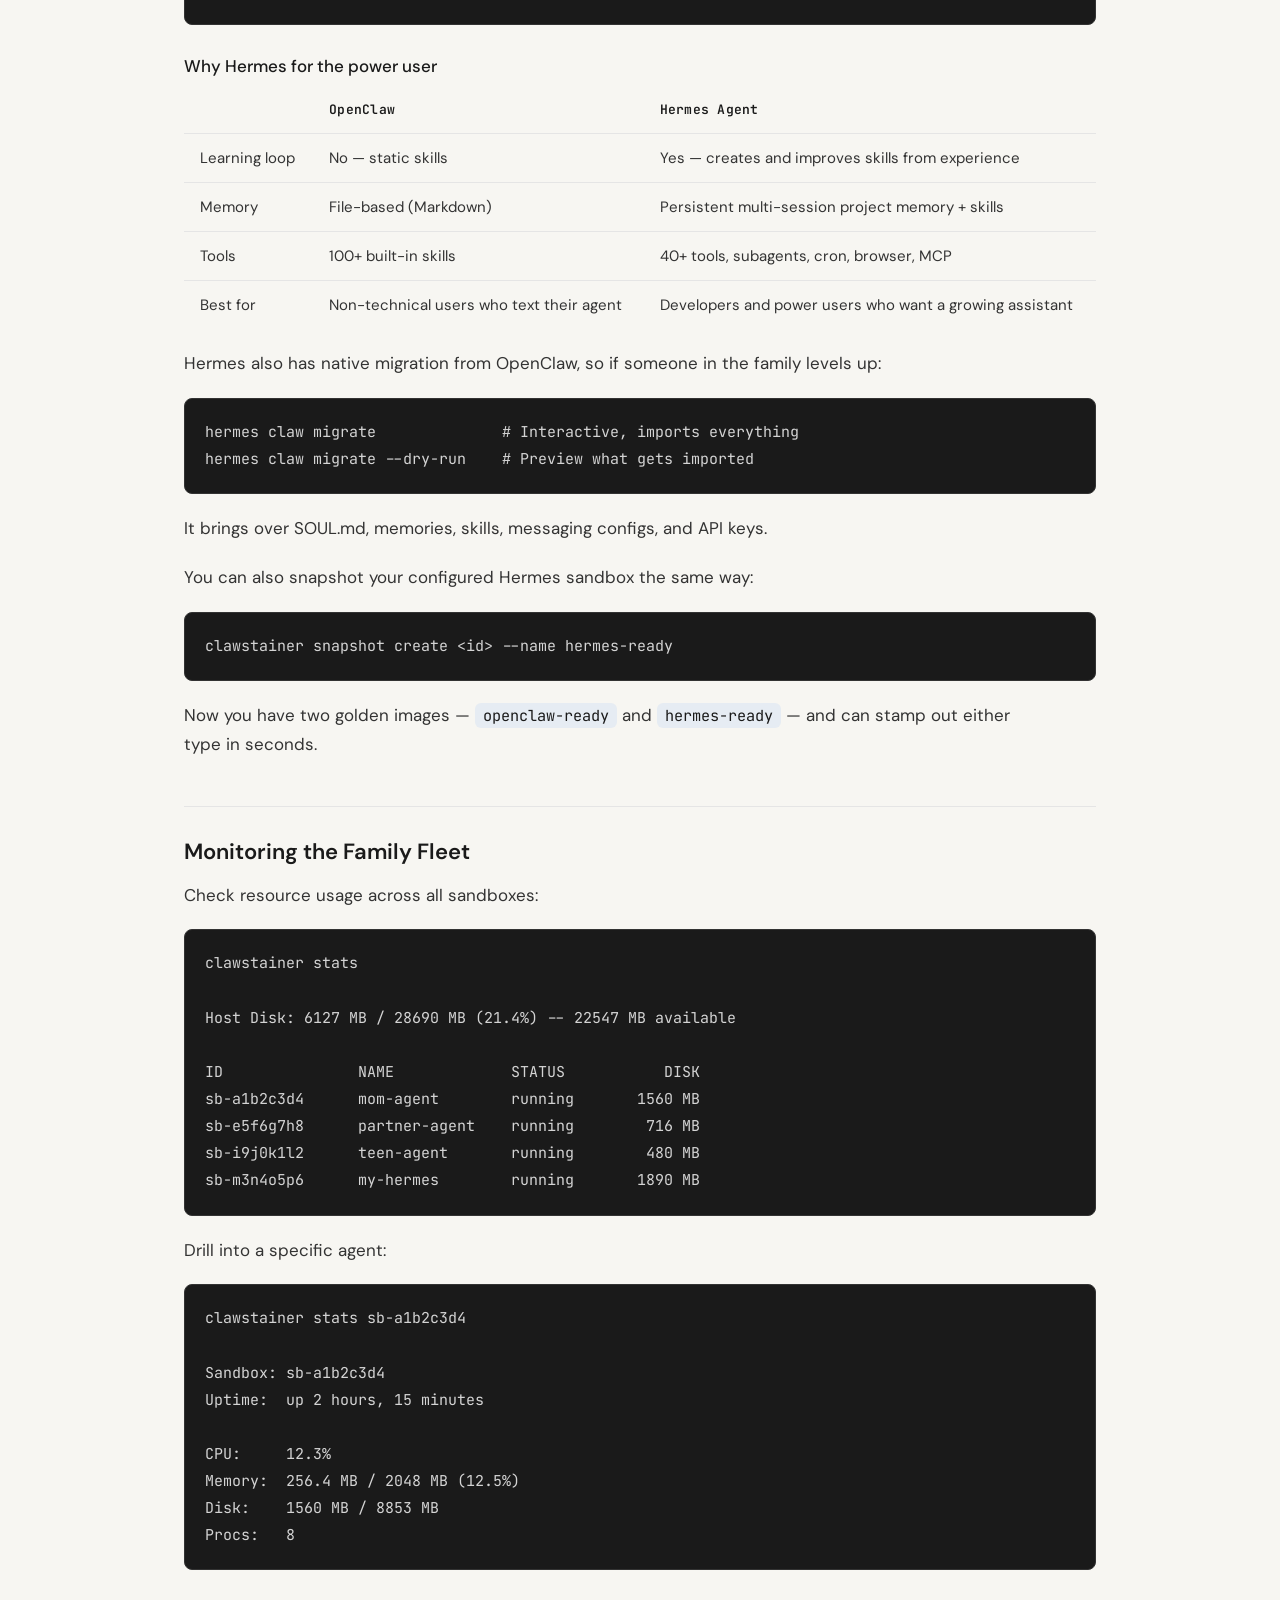
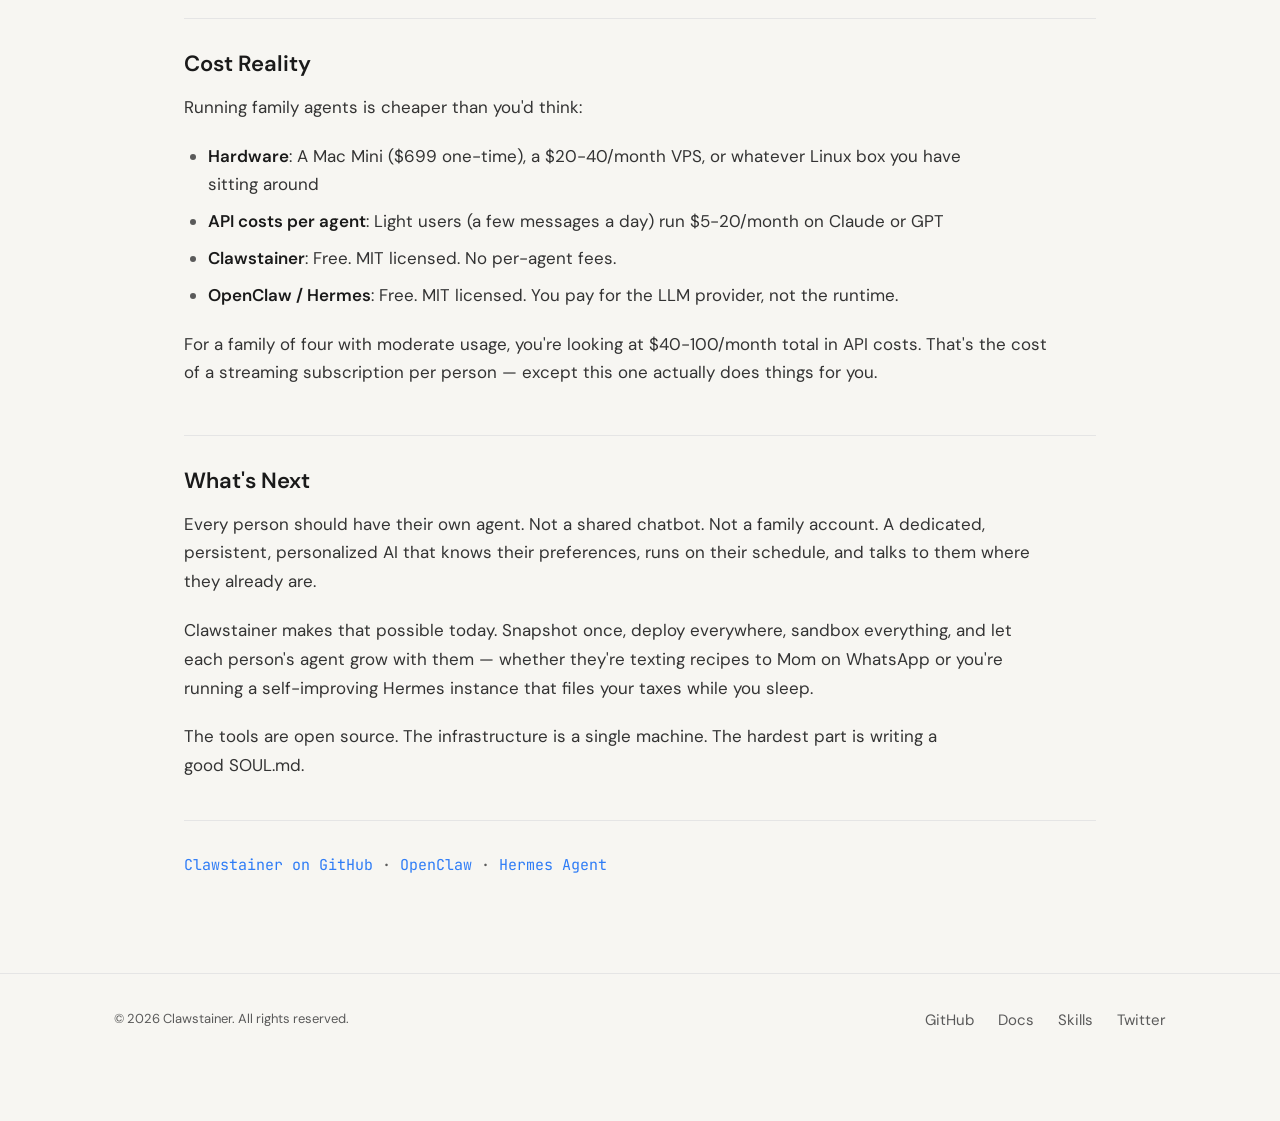
<file: blog/ai-agents-for-your-family.html>
<!DOCTYPE html>
<html lang="en">
<head>
  <meta charset="UTF-8">
  <meta name="viewport" content="width=device-width, initial-scale=1.0">
  <title>Give Every Family Member Their Own AI Agent — Clawstainer</title>
  <meta name="description" content="One machine, many sandboxes — personalized AI agents for every family member using Clawstainer.">

  <link rel="icon" type="image/svg+xml" href="../favicon.svg">

  <!-- Fonts -->
  <link rel="preconnect" href="https://fonts.googleapis.com">
  <link rel="preconnect" href="https://fonts.gstatic.com" crossorigin>
  <link href="https://fonts.googleapis.com/css2?family=DM+Sans:wght@400;500;600;700&family=Inter:wght@400;500;600&family=JetBrains+Mono:wght@400;500;600;700&display=swap" rel="stylesheet">
  <script>
    (function() {
      var t = localStorage.getItem('theme');
      if (t) document.documentElement.setAttribute('data-theme', t);
    })();
  </script>

  <link rel="stylesheet" href="../base.css">
  <link rel="stylesheet" href="../style.css">
</head>
<body>

  <!-- ==================== HEADER ==================== -->
  <header class="site-header">
    <div class="container">
      <a href="../index.html" class="logo-group" aria-label="Clawstainer home">
        <svg width="180" height="40" viewBox="0 0 360 80" aria-hidden="true">
          <g class="logo-dots">
            <rect x="56.00" y="36.00" width="8.00" height="8.00" rx="1.5" fill="currentColor" opacity="0.60" transform="rotate(22.0 60.00 40.00)"/>
            <rect x="50.14" y="50.14" width="8.00" height="8.00" rx="1.5" fill="currentColor" opacity="0.75" transform="rotate(67.0 54.14 54.14)"/>
            <rect x="36.00" y="56.00" width="8.00" height="8.00" rx="1.5" fill="currentColor" opacity="0.95" transform="rotate(112.0 40.00 60.00)"/>
            <rect x="21.86" y="50.14" width="8.00" height="8.00" rx="1.5" fill="currentColor" opacity="0.75" transform="rotate(157.0 25.86 54.14)"/>
            <rect x="16.00" y="36.00" width="8.00" height="8.00" rx="1.5" fill="currentColor" opacity="0.60" transform="rotate(202.0 20.00 40.00)"/>
            <rect x="21.86" y="21.86" width="8.00" height="8.00" rx="1.5" fill="currentColor" opacity="0.40" transform="rotate(247.0 25.86 25.86)"/>
            <rect x="36.00" y="16.00" width="8.00" height="8.00" rx="1.5" fill="currentColor" opacity="0.40" transform="rotate(292.0 40.00 20.00)"/>
            <rect x="50.14" y="21.86" width="8.00" height="8.00" rx="1.5" fill="currentColor" opacity="0.40" transform="rotate(337.0 54.14 25.86)"/>
          </g>
          <text x="76" y="47" font-family="'JetBrains Mono', monospace" font-size="30" font-weight="600" fill="currentColor" letter-spacing="-0.02em">clawstainer</text>
        </svg>
      </a>
      <nav>
        <ul class="nav-links" role="list">
          <li><a href="../index.html#how">How It Works</a></li>
          <li><a href="../index.html#use-cases">Use Cases</a></li>
          <li><a href="../index.html#fleet">Fleet</a></li>
          <li><a href="./index.html">Blog</a></li>
          <li><a href="https://github.com/friscobrisco/clawstainer" target="_blank" rel="noopener noreferrer" class="btn-ghost">GitHub</a></li>
        </ul>
      </nav>
      <button class="menu-toggle" aria-label="Toggle menu" onclick="this.previousElementSibling.classList.toggle('open')">
        <svg width="24" height="24" viewBox="0 0 24 24" fill="none" stroke="currentColor" stroke-width="2" stroke-linecap="round" stroke-linejoin="round"><line x1="3" y1="6" x2="21" y2="6"/><line x1="3" y1="12" x2="21" y2="12"/><line x1="3" y1="18" x2="21" y2="18"/></svg>
      </button>
      <button class="theme-toggle" aria-label="Toggle theme" onclick="toggleTheme()">
        <svg class="icon-sun" width="18" height="18" viewBox="0 0 24 24" fill="none" stroke="currentColor" stroke-width="2" stroke-linecap="round" stroke-linejoin="round"><circle cx="12" cy="12" r="5"/><line x1="12" y1="1" x2="12" y2="3"/><line x1="12" y1="21" x2="12" y2="23"/><line x1="4.22" y1="4.22" x2="5.64" y2="5.64"/><line x1="18.36" y1="18.36" x2="19.78" y2="19.78"/><line x1="1" y1="12" x2="3" y2="12"/><line x1="21" y1="12" x2="23" y2="12"/><line x1="4.22" y1="19.78" x2="5.64" y2="18.36"/><line x1="18.36" y1="5.64" x2="19.78" y2="4.22"/></svg>
        <svg class="icon-moon" width="18" height="18" viewBox="0 0 24 24" fill="none" stroke="currentColor" stroke-width="2" stroke-linecap="round" stroke-linejoin="round"><path d="M21 12.79A9 9 0 1 1 11.21 3 7 7 0 0 0 21 12.79z"/></svg>
      </button>
    </div>
  </header>

  <main>
    <div class="post-header">
      <a href="./index.html" class="post-back">← Back to blog</a>
      <div class="post-meta">
        <span class="blog-entry-date">2026-03-21</span>
        <span class="blog-entry-tag">personal</span>
      </div>
      <h1>Give Every Family Member Their Own AI Agent</h1>
    </div>

    <article class="post-body">
      <p>Your mom shouldn't have to learn the terminal to have an AI agent. Neither should your cousin, your partner, or your teenager who won't stop texting you questions they could Google. The promise of open-source agents like <a href="https://github.com/openclaw/openclaw">OpenClaw</a> and <a href="https://github.com/NousResearch/hermes-agent">Hermes Agent</a> is that anyone can run a personal AI — but the reality is that setting one up still requires comfort with config files, API keys, and Docker. That's the gap <a href="https://github.com/friscobrisco/clawstainer">Clawstainer</a> fills: lightweight, isolated Linux sandboxes you can spin up per person, snapshot when they're configured, and replicate in seconds.</p>

      <p>This post walks through how to provision an agent for every member of your family — from the non-technical to the power user — using Clawstainer as the deployment layer.</p>

      <h2>The Architecture: One Machine, Many Sandboxes</h2>

      <p>The idea is simple. You run a single server (a VPS, a home lab box, a Mac Mini in the closet) and spin up one isolated sandbox per family member. Each sandbox gets its own agent runtime, its own personality files, its own memory, and its own messaging channel. Nobody's data leaks into anyone else's session.</p>

      <p>Clawstainer uses <code>systemd-nspawn</code> under the hood — container-based isolation with its own filesystem, PID namespace, network namespace, and cgroup resource limits. Each sandbox boots in 2-3 seconds. On macOS, it runs transparently through Lima. On Linux, it runs natively.</p>

<div class="diagram">┌──────────────────── Your Server ────────────────────┐
│                                                      │
│  ┌─────────────┐  ┌─────────────┐  ┌─────────────┐  │
│  │  Mom         │  │  Partner    │  │  You         │  │
│  │  OpenClaw    │  │  OpenClaw   │  │  Hermes      │  │
│  │  WhatsApp    │  │  Telegram   │  │  Telegram    │  │
│  └──────┬──────┘  └──────┬──────┘  └──────┬──────┘  │
│         │                │                │          │
│         └────────────────┴────────────────┘          │
│                    clawstainer                        │
│           (isolated sandboxes per person)             │
└──────────────────────────────────────────────────────┘</div>

      <p>Sandboxes can't reach each other — iptables <code>FORWARD DROP</code> between them. They talk to the internet through NAT, but they're invisible to one another.</p>

      <h2>Step 1: Install Clawstainer</h2>

      <p>On macOS:</p>

<pre><code>brew install lima
cargo install --path .
clawstainer create --name test-box   # just works</code></pre>

      <p>On first run, Lima provisions an Ubuntu 24.04 VM with <code>systemd-nspawn</code> and builds the Linux binary automatically. Takes about two minutes once. After that, commands are instant.</p>

      <p>On Linux (bare metal or VPS):</p>

<pre><code>sudo apt-get install -y systemd-container debootstrap
cargo install --path .
sudo clawstainer create --name test-box</code></pre>

      <p>No Docker, no Kubernetes, no YAML purgatory. One binary.</p>

      <h2>Step 2: Create a Base Agent Sandbox and Snapshot It</h2>

      <p>Clawstainer has built-in provisioning templates for popular AI agents. Create a sandbox, provision it with OpenClaw, and you have a fully configured agent environment:</p>

<pre><code># Create a sandbox with enough resources for an agent gateway
clawstainer create --name openclaw-base --memory 2048 --cpus 2 --linger

# Provision it with OpenClaw (installs everything, sets up systemd service)
clawstainer provision &lt;id&gt; --components openclaw</code></pre>

      <p>The <code>--linger</code> flag is important. Without it, systemd may stop user sessions on logout/idle and kill the gateway process. With it, OpenClaw stays alive 24/7.</p>

      <p>Behind the scenes, the <code>openclaw</code> component does everything:</p>

<pre><code># From components.yaml — this is what 'provision --components openclaw' runs
openclaw:
  timeout: 600
  install: |
    apt-get update
    apt-get install -y curl git
    curl -fsSL https://openclaw.ai/install.sh | bash || true
    cat &gt; /etc/systemd/system/openclaw-gateway.service &lt;&lt; 'UNIT'
    [Unit]
    Description=OpenClaw Gateway
    After=network.target

    [Service]
    Type=simple
    ExecStart=/usr/local/bin/openclaw gateway
    Restart=always
    RestartSec=3
    Environment=HOME=/root
    WorkingDirectory=/root

    [Install]
    WantedBy=multi-user.target
    UNIT
    systemctl daemon-reload
    systemctl enable openclaw-gateway
    systemctl start openclaw-gateway
  verify: openclaw --version</code></pre>

      <p>Now here's the key move. Once the base is provisioned and working, snapshot it:</p>

<pre><code># Snapshot the fully provisioned sandbox
clawstainer snapshot create &lt;id&gt; --name openclaw-ready</code></pre>

      <p>This captures the overlay upper layer — all the installed packages, configs, the systemd service, everything — into a reusable tarball stored at <code>/var/lib/clawstainer/snapshots/</code>. Now you can stamp out new agents without re-provisioning:</p>

<pre><code># Create a new sandbox from the snapshot — no re-provisioning needed
clawstainer create --name mom-agent --from openclaw-ready --linger
clawstainer create --name partner-agent --from openclaw-ready --linger
clawstainer create --name teen-agent --from openclaw-ready --linger</code></pre>

      <p>Each of those boots in 2-3 seconds with OpenClaw already installed and the gateway already running. No waiting for <code>apt-get</code>, no re-downloading anything. The snapshot layer sits between the base image and the new writable upper layer via OverlayFS.</p>

      <p>Check what's running:</p>

<pre><code>clawstainer list

ID             NAME             STATUS     MEMORY   CPUS   UPTIME       IP
sb-a1b2c3d4    mom-agent        running    2048MB   2      5m           10.0.0.2
sb-e5f6g7h8    partner-agent    running    2048MB   2      5m           10.0.0.3
sb-i9j0k1l2    teen-agent       running    2048MB   2      5m           10.0.0.4</code></pre>

      <h2>Step 3: Personalize Each Agent</h2>

      <p>Shell into each sandbox and configure the personality files. This is where each family member's agent becomes theirs.</p>

<pre><code>clawstainer shell &lt;mom-agent-id&gt;</code></pre>

      <h3>SOUL.md — Who the agent is</h3>

      <p>For Mom:</p>

<pre><code># Soul

You are a helpful, patient assistant. Keep answers short and practical.
Never use jargon. If something requires a technical step, walk through
it like you're explaining to a friend over coffee.

You help with:
- Recipes and meal planning
- Calendar and reminders
- Travel research and booking
- Answering general questions

Speak in English and Spanish. Default to English unless spoken to in Spanish.</code></pre>

      <p>For the teenager (with guardrails):</p>

<pre><code># Soul

You are a study buddy and homework helper. You explain concepts clearly
and help brainstorm ideas, but you never write essays or complete
assignments — you teach.

Rules:
- No generating full homework answers. Explain the method, not the solution.
- Safe search only. Flag anything inappropriate.
- Encourage curiosity. If they ask something interesting, go deeper.</code></pre>

      <h3>USER.md — Who the person is</h3>

<pre><code># User

- Name: María
- Timezone: America/Los_Angeles
- Language preference: Spanish first, English fine
- Communication style: Prefers voice messages, keep text replies brief
- Important: Remind about medication at 9am and 9pm daily</code></pre>

      <p>Then pair the messaging channel from inside the sandbox:</p>

<pre><code># Inside the sandbox, pair WhatsApp for Mom
openclaw channels login</code></pre>

      <p>Exit the shell, and Mom's agent is live. She texts it on WhatsApp like she would any other contact.</p>

      <h2>Step 4: Or Just Fleet It</h2>

      <p>If you want to skip the manual create-per-person flow, Clawstainer has fleet management. Write a single YAML file and deploy the whole family at once:</p>

<pre><code># family-fleet.yaml
machines:
  - name: mom-agent
    count: 1
    memory: 2048
    cpus: 2
    provision: openclaw
    linger: true

  - name: partner-agent
    count: 1
    memory: 2048
    cpus: 2
    provision: openclaw
    linger: true

  - name: teen-agent
    count: 1
    memory: 1024
    cpus: 1
    provision: openclaw
    linger: true</code></pre>

<pre><code># Create all machines, then provision in parallel
clawstainer fleet create --file family-fleet.yaml --parallel 3</code></pre>

      <p>Fleet uses a two-pass approach: creates all machines first (visible in <code>clawstainer list</code> immediately), then provisions them in parallel batches. Three agents provisioned at once.</p>

      <p>Tear down a specific person's agent or the whole fleet:</p>

<pre><code># Destroy one
clawstainer fleet destroy --name teen-agent

# Destroy all fleet machines
clawstainer fleet destroy --all</code></pre>

      <h2>Step 5: For the Savvy One — Hermes Agent</h2>

      <p>If someone in your family is more technical (or if that someone is you), <a href="https://github.com/NousResearch/hermes-agent">Hermes Agent</a> is the upgrade. It's built by Nous Research and has something OpenClaw doesn't: a built-in learning loop. It creates skills from experience, improves them during use, and gets better the more you use it.</p>

      <p>Clawstainer has a built-in component for it:</p>

<pre><code>clawstainer create --name my-hermes --memory 2048 --cpus 2 --linger
clawstainer provision &lt;id&gt; --components hermes-agent</code></pre>

      <p>The <code>hermes-agent</code> component installs everything — Python, Node, the Hermes runtime, UV for dependency management:</p>

<pre><code># From components.yaml
hermes-agent:
  install: |
    apt-get update
    apt-get install -y curl git xz-utils
    curl -fsSL https://raw.githubusercontent.com/NousResearch/hermes-agent/main/scripts/install.sh | bash || true
    cd /root/.hermes/hermes-agent && /root/.local/bin/uv pip install -r requirements.txt || true
    printf '#!/bin/bash\ncd /root/.hermes/hermes-agent && source venv/bin/activate && python hermes "$@"\n' &gt; /usr/local/bin/hermes-agent
    chmod +x /usr/local/bin/hermes-agent
  verify: test -d /root/.hermes/hermes-agent && test -f /root/.local/bin/uv
  timeout: 600</code></pre>

      <p>Shell in, run the setup wizard, and connect your messaging platform:</p>

<pre><code>clawstainer shell &lt;id&gt;
hermes-agent setup    # walks through API keys, model selection
hermes-agent gateway  # start the messaging gateway</code></pre>

      <h3>Why Hermes for the power user</h3>

      <div class="table-wrap">
        <table>
          <thead>
            <tr>
              <th></th>
              <th>OpenClaw</th>
              <th>Hermes Agent</th>
            </tr>
          </thead>
          <tbody>
            <tr>
              <td>Learning loop</td>
              <td>No — static skills</td>
              <td>Yes — creates and improves skills from experience</td>
            </tr>
            <tr>
              <td>Memory</td>
              <td>File-based (Markdown)</td>
              <td>Persistent multi-session project memory + skills</td>
            </tr>
            <tr>
              <td>Tools</td>
              <td>100+ built-in skills</td>
              <td>40+ tools, subagents, cron, browser, MCP</td>
            </tr>
            <tr>
              <td>Best for</td>
              <td>Non-technical users who text their agent</td>
              <td>Developers and power users who want a growing assistant</td>
            </tr>
          </tbody>
        </table>
      </div>

      <p>Hermes also has native migration from OpenClaw, so if someone in the family levels up:</p>

<pre><code>hermes claw migrate              # Interactive, imports everything
hermes claw migrate --dry-run    # Preview what gets imported</code></pre>

      <p>It brings over SOUL.md, memories, skills, messaging configs, and API keys.</p>

      <p>You can also snapshot your configured Hermes sandbox the same way:</p>

<pre><code>clawstainer snapshot create &lt;id&gt; --name hermes-ready</code></pre>

      <p>Now you have two golden images — <code>openclaw-ready</code> and <code>hermes-ready</code> — and can stamp out either type in seconds.</p>

      <h2>Monitoring the Family Fleet</h2>

      <p>Check resource usage across all sandboxes:</p>

<pre><code>clawstainer stats

Host Disk: 6127 MB / 28690 MB (21.4%) -- 22547 MB available

ID               NAME             STATUS           DISK
sb-a1b2c3d4      mom-agent        running       1560 MB
sb-e5f6g7h8      partner-agent    running        716 MB
sb-i9j0k1l2      teen-agent       running        480 MB
sb-m3n4o5p6      my-hermes        running       1890 MB</code></pre>

      <p>Drill into a specific agent:</p>

<pre><code>clawstainer stats sb-a1b2c3d4

Sandbox: sb-a1b2c3d4
Uptime:  up 2 hours, 15 minutes

CPU:     12.3%
Memory:  256.4 MB / 2048 MB (12.5%)
Disk:    1560 MB / 8853 MB
Procs:   8</code></pre>

      <h2>Cost Reality</h2>

      <p>Running family agents is cheaper than you'd think:</p>

      <ul>
        <li><strong>Hardware</strong>: A Mac Mini ($699 one-time), a $20-40/month VPS, or whatever Linux box you have sitting around</li>
        <li><strong>API costs per agent</strong>: Light users (a few messages a day) run $5-20/month on Claude or GPT</li>
        <li><strong>Clawstainer</strong>: Free. MIT licensed. No per-agent fees.</li>
        <li><strong>OpenClaw / Hermes</strong>: Free. MIT licensed. You pay for the LLM provider, not the runtime.</li>
      </ul>

      <p>For a family of four with moderate usage, you're looking at $40-100/month total in API costs. That's the cost of a streaming subscription per person — except this one actually does things for you.</p>

      <h2>What's Next</h2>

      <p>Every person should have their own agent. Not a shared chatbot. Not a family account. A dedicated, persistent, personalized AI that knows their preferences, runs on their schedule, and talks to them where they already are.</p>

      <p>Clawstainer makes that possible today. Snapshot once, deploy everywhere, sandbox everything, and let each person's agent grow with them — whether they're texting recipes to Mom on WhatsApp or you're running a self-improving Hermes instance that files your taxes while you sleep.</p>

      <p>The tools are open source. The infrastructure is a single machine. The hardest part is writing a good SOUL.md.</p>

      <div class="post-footer-links">
        <a href="https://github.com/friscobrisco/clawstainer">Clawstainer on GitHub</a> · <a href="https://github.com/openclaw/openclaw">OpenClaw</a> · <a href="https://github.com/NousResearch/hermes-agent">Hermes Agent</a>
      </div>
    </article>
  </main>

  <!-- ==================== FOOTER ==================== -->
  <footer class="site-footer">
    <div class="container">
      <span class="footer-text">© 2026 Clawstainer. All rights reserved.</span>
      <ul class="footer-links" role="list">
        <li><a href="https://github.com/friscobrisco/clawstainer" target="_blank" rel="noopener noreferrer">GitHub</a></li>
        <li><a href="https://github.com/friscobrisco/clawstainer/blob/main/docs.md" target="_blank" rel="noopener noreferrer">Docs</a></li>
        <li><a href="../skills.html">Skills</a></li>
        <li><a href="https://x.com/clawstainer" target="_blank" rel="noopener noreferrer">Twitter</a></li>
      </ul>
    </div>
  </footer>

<script>
  function toggleTheme() {
    var root = document.documentElement;
    var current = root.getAttribute('data-theme');
    var next;
    if (current === 'light') next = 'dark';
    else if (current === 'dark') next = 'light';
    else next = window.matchMedia('(prefers-color-scheme: light)').matches ? 'dark' : 'light';
    root.setAttribute('data-theme', next);
    localStorage.setItem('theme', next);
  }
  </script>
  <script data-pplx-inline-edit>
(function(){
  if(window===window.top)return;
  function inlineAll(orig,clone){
    if(orig.nodeType!==1)return;
    try{
      var cs=getComputedStyle(orig);
      var t='';
      for(var i=0;i<cs.length;i++){t+=cs[i]+':'+cs.getPropertyValue(cs[i])+';';}
      clone.style.cssText=t;
    }catch(e){}
    var oc=orig.children,cc=clone.children;
    for(var j=0;j<oc.length&&j<cc.length;j++){inlineAll(oc[j],cc[j]);}
  }
  function stripExternal(clone){
    var imgs=clone.querySelectorAll('img');
    for(var i=0;i<imgs.length;i++){
      var s=imgs[i].getAttribute('src');
      if(s&&!s.startsWith('data:'))imgs[i].removeAttribute('src');
    }
    var all=clone.querySelectorAll('*');
    for(var i=0;i<all.length;i++){
      var st=all[i].style.cssText;
      if(st&&st.indexOf('url(')>=0){
        all[i].style.cssText=st.replace(/url\(["']?(?!data:)[^)"']*["']?\)/gi,'none');
      }
    }
  }
  window.addEventListener('message',function(e){
    if(!e.data||e.data.type!=='INLINE_EDIT_CAPTURE_REQUEST')return;
    var scrollX=window.scrollX||window.pageXOffset||0;
    var scrollY=window.scrollY||window.pageYOffset||0;
    var w=window.innerWidth,h=window.innerHeight;
    try{
      var clone=document.documentElement.cloneNode(true);
      var rm=clone.querySelectorAll('script,link[rel="stylesheet"],style');
      for(var i=0;i<rm.length;i++){rm[i].remove();}
      inlineAll(document.documentElement,clone);
      stripExternal(clone);
      var html=new XMLSerializer().serializeToString(clone);
      var svg='<svg xmlns="http://www.w3.org/2000/svg" width="'+w+'" height="'+h+'">'
        +'<foreignObject width="100%" height="100%">'
        +'<div xmlns="http://www.w3.org/1999/xhtml" style="width:'+w+'px;height:'+h+'px;overflow:hidden">'
        +'<div style="transform:translate(-'+scrollX+'px,-'+scrollY+'px);transform-origin:top left">'
        +html+'</div></div></foreignObject></svg>';
      var svgUrl='data:image/svg+xml;charset=utf-8,'+encodeURIComponent(svg);
      var img=new Image();
      img.onload=function(){
        var c=document.createElement('canvas');c.width=w;c.height=h;
        c.getContext('2d').drawImage(img,0,0);
        window.parent.postMessage({type:'INLINE_EDIT_SCREENSHOT_RESULT',dataUrl:c.toDataURL('image/png'),scrollX:scrollX,scrollY:scrollY},'*');
      };
      img.onerror=function(){
        window.parent.postMessage({type:'INLINE_EDIT_SCREENSHOT_RESULT',dataUrl:null,scrollX:scrollX,scrollY:scrollY},'*');
      };
      img.src=svgUrl;
    }catch(err){
      window.parent.postMessage({type:'INLINE_EDIT_SCREENSHOT_RESULT',dataUrl:null,scrollX:scrollX,scrollY:scrollY},'*');
    }
  });
})();
</script></body>
</html>
</file>
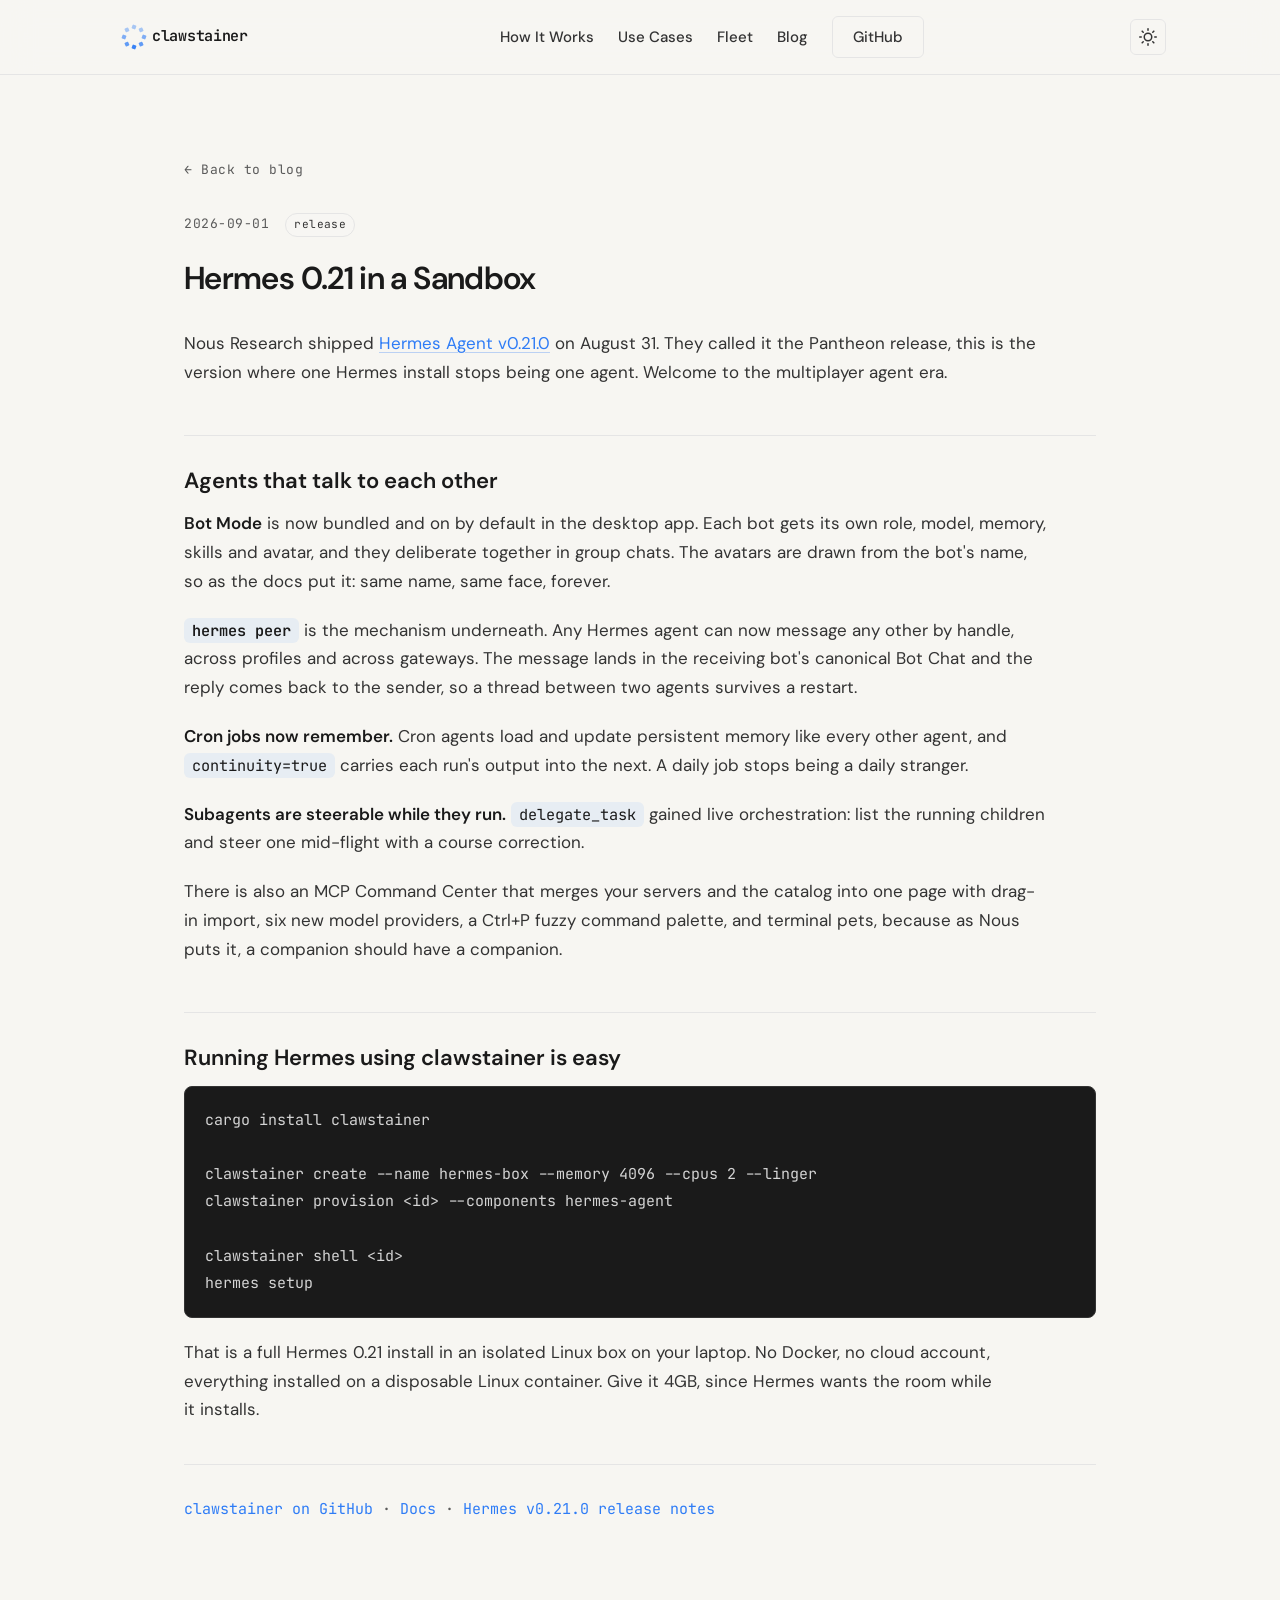
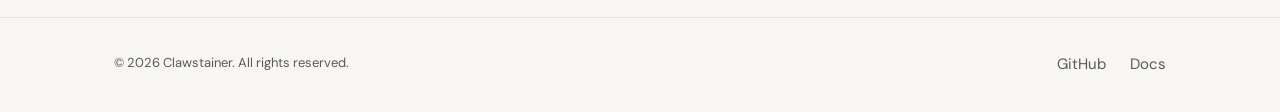
<file: blog/hermes-0-21-in-a-sandbox.html>
<!DOCTYPE html>
<html lang="en">
<head>
  <meta charset="UTF-8">
  <meta name="viewport" content="width=device-width, initial-scale=1.0">
  <title>Hermes 0.21 in a Sandbox &mdash; Clawstainer</title>
  <meta name="description" content="Hermes Agent v0.21.0 Pantheon turns one install into a roster of agents that talk to each other. Run it in a disposable Linux box on your laptop with two commands.">

  <link rel="icon" type="image/svg+xml" href="../favicon.svg">

  <!-- Social cards -->
  <meta property="og:type" content="article">
  <meta property="og:url" content="https://clawstainer.com/blog/hermes-0-21-in-a-sandbox.html">
  <meta property="og:title" content="Hermes 0.21 in a Sandbox">
  <meta property="og:description" content="Hermes Agent v0.21.0 Pantheon turns one install into a roster of agents that talk to each other. Run it in a disposable Linux box on your laptop with two commands.">
  <meta property="og:site_name" content="Clawstainer">
  <meta property="article:published_time" content="2026-09-01">
  <meta name="twitter:card" content="summary_large_image">
  <meta name="twitter:site" content="@clawstainer">
  <meta name="twitter:title" content="Hermes 0.21 in a Sandbox">
  <meta name="twitter:description" content="Hermes Agent v0.21.0 Pantheon turns one install into a roster of agents that talk to each other. Run it in a disposable Linux box on your laptop with two commands.">

  <!-- Fonts -->
  <link rel="preconnect" href="https://fonts.googleapis.com">
  <link rel="preconnect" href="https://fonts.gstatic.com" crossorigin>
  <link href="https://fonts.googleapis.com/css2?family=DM+Sans:wght@400;500;600;700&family=Inter:wght@400;500;600&family=JetBrains+Mono:wght@400;500;600;700&display=swap" rel="stylesheet">
  <script>
    (function() {
      var t = localStorage.getItem('theme');
      if (t) document.documentElement.setAttribute('data-theme', t);
    })();
  </script>

  <link rel="stylesheet" href="../base.css">
  <link rel="stylesheet" href="../style.css">
</head>
<body>

  <!-- ==================== HEADER ==================== -->
  <header class="site-header">
    <div class="container">
      <a href="../index.html" class="logo-group" aria-label="Clawstainer home">
        <svg width="180" height="40" viewBox="0 0 360 80" aria-hidden="true">
          <g class="logo-dots">
            <rect x="56.00" y="36.00" width="8.00" height="8.00" rx="1.5" fill="currentColor" opacity="0.60" transform="rotate(22.0 60.00 40.00)"/>
            <rect x="50.14" y="50.14" width="8.00" height="8.00" rx="1.5" fill="currentColor" opacity="0.75" transform="rotate(67.0 54.14 54.14)"/>
            <rect x="36.00" y="56.00" width="8.00" height="8.00" rx="1.5" fill="currentColor" opacity="0.95" transform="rotate(112.0 40.00 60.00)"/>
            <rect x="21.86" y="50.14" width="8.00" height="8.00" rx="1.5" fill="currentColor" opacity="0.75" transform="rotate(157.0 25.86 54.14)"/>
            <rect x="16.00" y="36.00" width="8.00" height="8.00" rx="1.5" fill="currentColor" opacity="0.60" transform="rotate(202.0 20.00 40.00)"/>
            <rect x="21.86" y="21.86" width="8.00" height="8.00" rx="1.5" fill="currentColor" opacity="0.40" transform="rotate(247.0 25.86 25.86)"/>
            <rect x="36.00" y="16.00" width="8.00" height="8.00" rx="1.5" fill="currentColor" opacity="0.40" transform="rotate(292.0 40.00 20.00)"/>
            <rect x="50.14" y="21.86" width="8.00" height="8.00" rx="1.5" fill="currentColor" opacity="0.40" transform="rotate(337.0 54.14 25.86)"/>
          </g>
          <text x="76" y="47" font-family="'JetBrains Mono', monospace" font-size="30" font-weight="600" fill="currentColor" letter-spacing="-0.02em">clawstainer</text>
        </svg>
      </a>
      <nav>
        <ul class="nav-links" role="list">
          <li><a href="../index.html#how">How It Works</a></li>
          <li><a href="../index.html#use-cases">Use Cases</a></li>
          <li><a href="../index.html#fleet">Fleet</a></li>
          <li><a href="./index.html">Blog</a></li>
          <li><a href="https://github.com/friscobrisco/clawstainer" target="_blank" rel="noopener noreferrer" class="btn-ghost">GitHub</a></li>
        </ul>
      </nav>
      <button class="menu-toggle" aria-label="Toggle menu" onclick="this.previousElementSibling.classList.toggle('open')">
        <svg width="24" height="24" viewBox="0 0 24 24" fill="none" stroke="currentColor" stroke-width="2" stroke-linecap="round" stroke-linejoin="round"><line x1="3" y1="6" x2="21" y2="6"/><line x1="3" y1="12" x2="21" y2="12"/><line x1="3" y1="18" x2="21" y2="18"/></svg>
      </button>
      <button class="theme-toggle" aria-label="Toggle theme" onclick="toggleTheme()">
        <svg class="icon-sun" width="18" height="18" viewBox="0 0 24 24" fill="none" stroke="currentColor" stroke-width="2" stroke-linecap="round" stroke-linejoin="round"><circle cx="12" cy="12" r="5"/><line x1="12" y1="1" x2="12" y2="3"/><line x1="12" y1="21" x2="12" y2="23"/><line x1="4.22" y1="4.22" x2="5.64" y2="5.64"/><line x1="18.36" y1="18.36" x2="19.78" y2="19.78"/><line x1="1" y1="12" x2="3" y2="12"/><line x1="21" y1="12" x2="23" y2="12"/><line x1="4.22" y1="19.78" x2="5.64" y2="18.36"/><line x1="18.36" y1="5.64" x2="19.78" y2="4.22"/></svg>
        <svg class="icon-moon" width="18" height="18" viewBox="0 0 24 24" fill="none" stroke="currentColor" stroke-width="2" stroke-linecap="round" stroke-linejoin="round"><path d="M21 12.79A9 9 0 1 1 11.21 3 7 7 0 0 0 21 12.79z"/></svg>
      </button>
    </div>
  </header>

  <main>
    <div class="post-header">
      <a href="./index.html" class="post-back">&larr; Back to blog</a>
      <div class="post-meta">
        <span class="blog-entry-date">2026-09-01</span>
        <span class="blog-entry-tag">release</span>
      </div>
      <h1>Hermes 0.21 in a Sandbox</h1>
    </div>

    <article class="post-body">
      <p>Nous Research shipped <a href="https://github.com/NousResearch/hermes-agent/releases/tag/v2026.8.31" target="_blank" rel="noopener noreferrer">Hermes Agent v0.21.0</a> on August 31. They called it the Pantheon release, this is the version where one Hermes install stops being one agent. Welcome to the multiplayer agent era.</p>

      <h2>Agents that talk to each other</h2>

      <p><strong>Bot Mode</strong> is now bundled and on by default in the desktop app. Each bot gets its own role, model, memory, skills and avatar, and they deliberate together in group chats. The avatars are drawn from the bot's name, so as the docs put it: same name, same face, forever.</p>

      <p><strong><code>hermes peer</code></strong> is the mechanism underneath. Any Hermes agent can now message any other by handle, across profiles and across gateways. The message lands in the receiving bot's canonical Bot Chat and the reply comes back to the sender, so a thread between two agents survives a restart.</p>

      <p><strong>Cron jobs now remember.</strong> Cron agents load and update persistent memory like every other agent, and <code>continuity=true</code> carries each run's output into the next. A daily job stops being a daily stranger.</p>

      <p><strong>Subagents are steerable while they run.</strong> <code>delegate_task</code> gained live orchestration: list the running children and steer one mid-flight with a course correction.</p>

      <p>There is also an MCP Command Center that merges your servers and the catalog into one page with drag-in import, six new model providers, a Ctrl+P fuzzy command palette, and terminal pets, because as Nous puts it, a companion should have a companion.</p>

      <h2>Running Hermes using clawstainer is easy</h2>

<pre><code>cargo install clawstainer

clawstainer create --name hermes-box --memory 4096 --cpus 2 --linger
clawstainer provision &lt;id&gt; --components hermes-agent

clawstainer shell &lt;id&gt;
hermes setup</code></pre>

      <p>That is a full Hermes 0.21 install in an isolated Linux box on your laptop. No Docker, no cloud account, everything installed on a disposable Linux container. Give it 4GB, since Hermes wants the room while it installs.</p>

      <div class="post-footer-links">
        <a href="https://github.com/friscobrisco/clawstainer">clawstainer on GitHub</a> &middot; <a href="https://github.com/friscobrisco/clawstainer/blob/main/docs.md">Docs</a> &middot; <a href="https://github.com/NousResearch/hermes-agent/releases/tag/v2026.8.31">Hermes v0.21.0 release notes</a>
      </div>
    </article>
  </main>

  <!-- ==================== FOOTER ==================== -->
  <footer class="site-footer">
    <div class="container">
      <span class="footer-text">&copy; 2026 Clawstainer. All rights reserved.</span>
      <ul class="footer-links" role="list">
        <li><a href="https://github.com/friscobrisco/clawstainer" target="_blank" rel="noopener noreferrer">GitHub</a></li>
        <li><a href="https://github.com/friscobrisco/clawstainer/blob/main/docs.md" target="_blank" rel="noopener noreferrer">Docs</a></li>
      </ul>
    </div>
  </footer>

<script>
  function toggleTheme() {
    var root = document.documentElement;
    var current = root.getAttribute('data-theme');
    var next;
    if (current === 'light') next = 'dark';
    else if (current === 'dark') next = 'light';
    else next = window.matchMedia('(prefers-color-scheme: light)').matches ? 'dark' : 'light';
    root.setAttribute('data-theme', next);
    localStorage.setItem('theme', next);
  }
  </script>
</body>
</html>
</file>
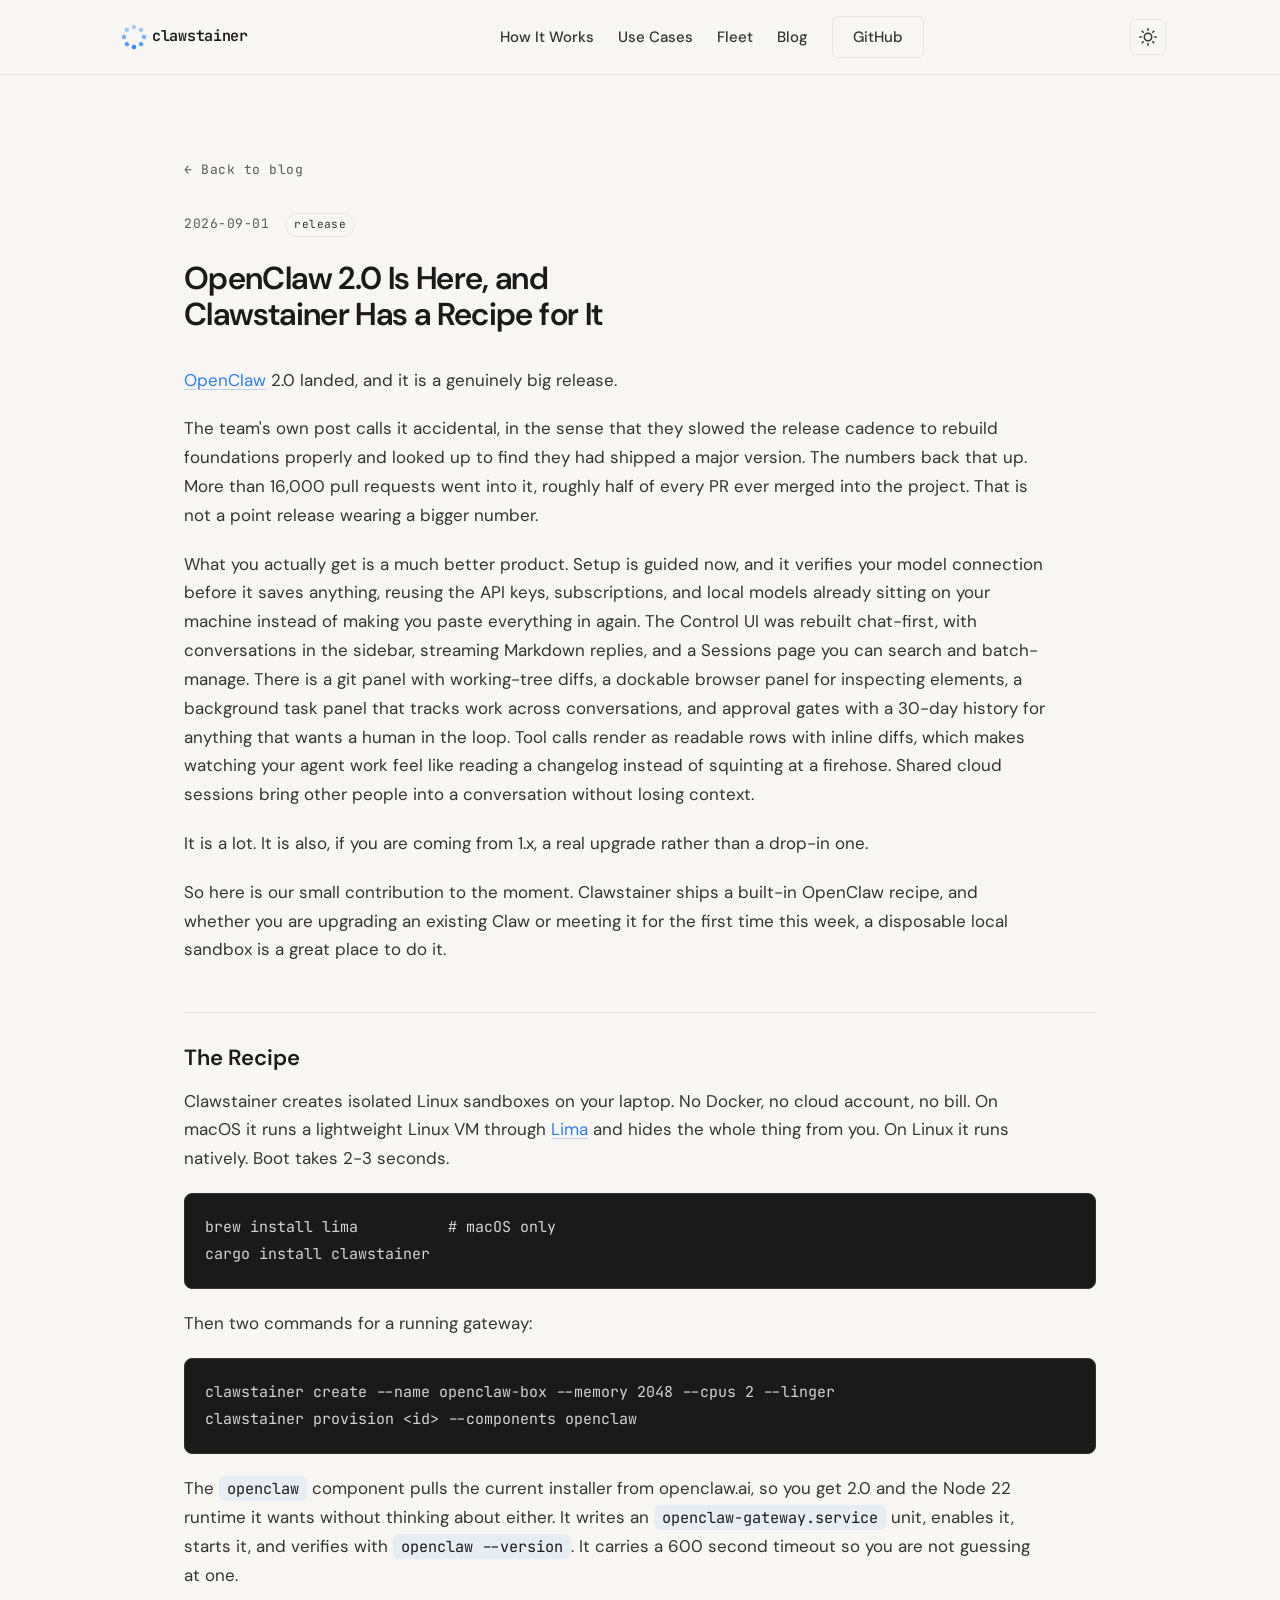
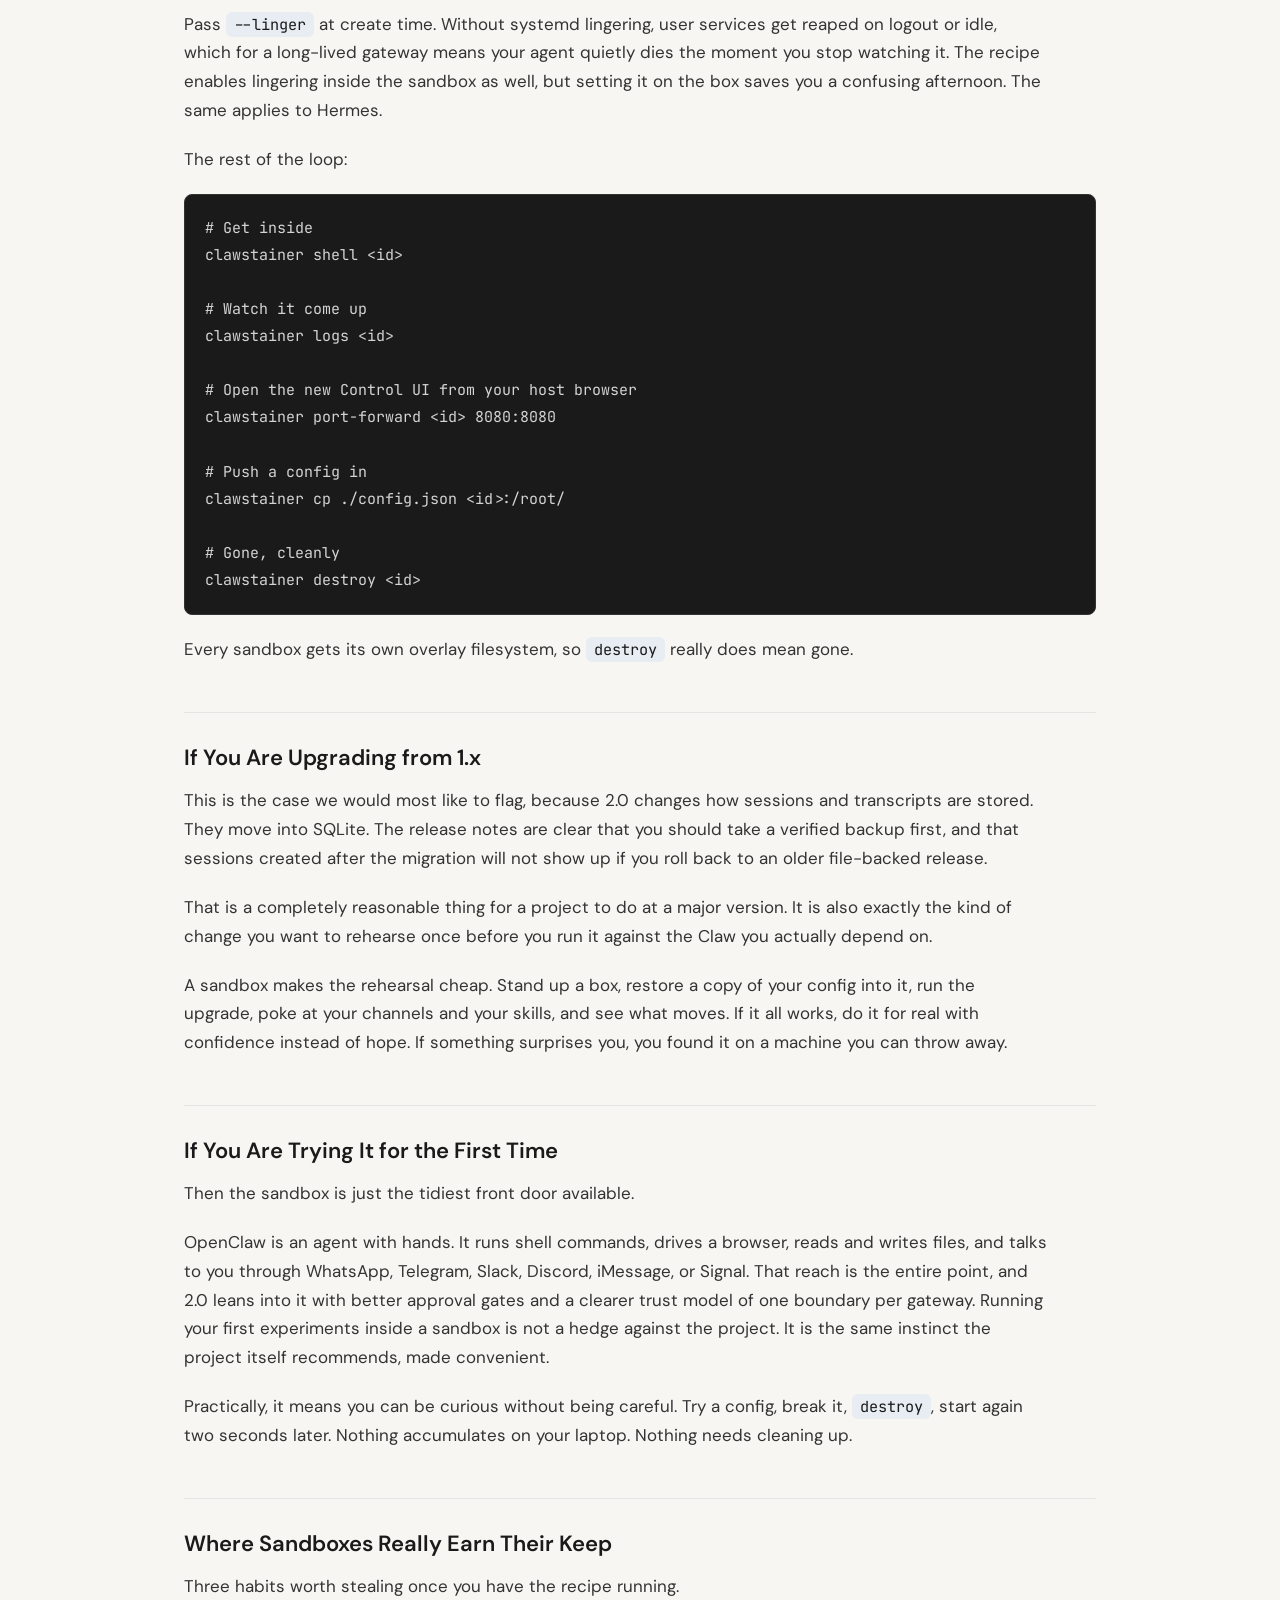
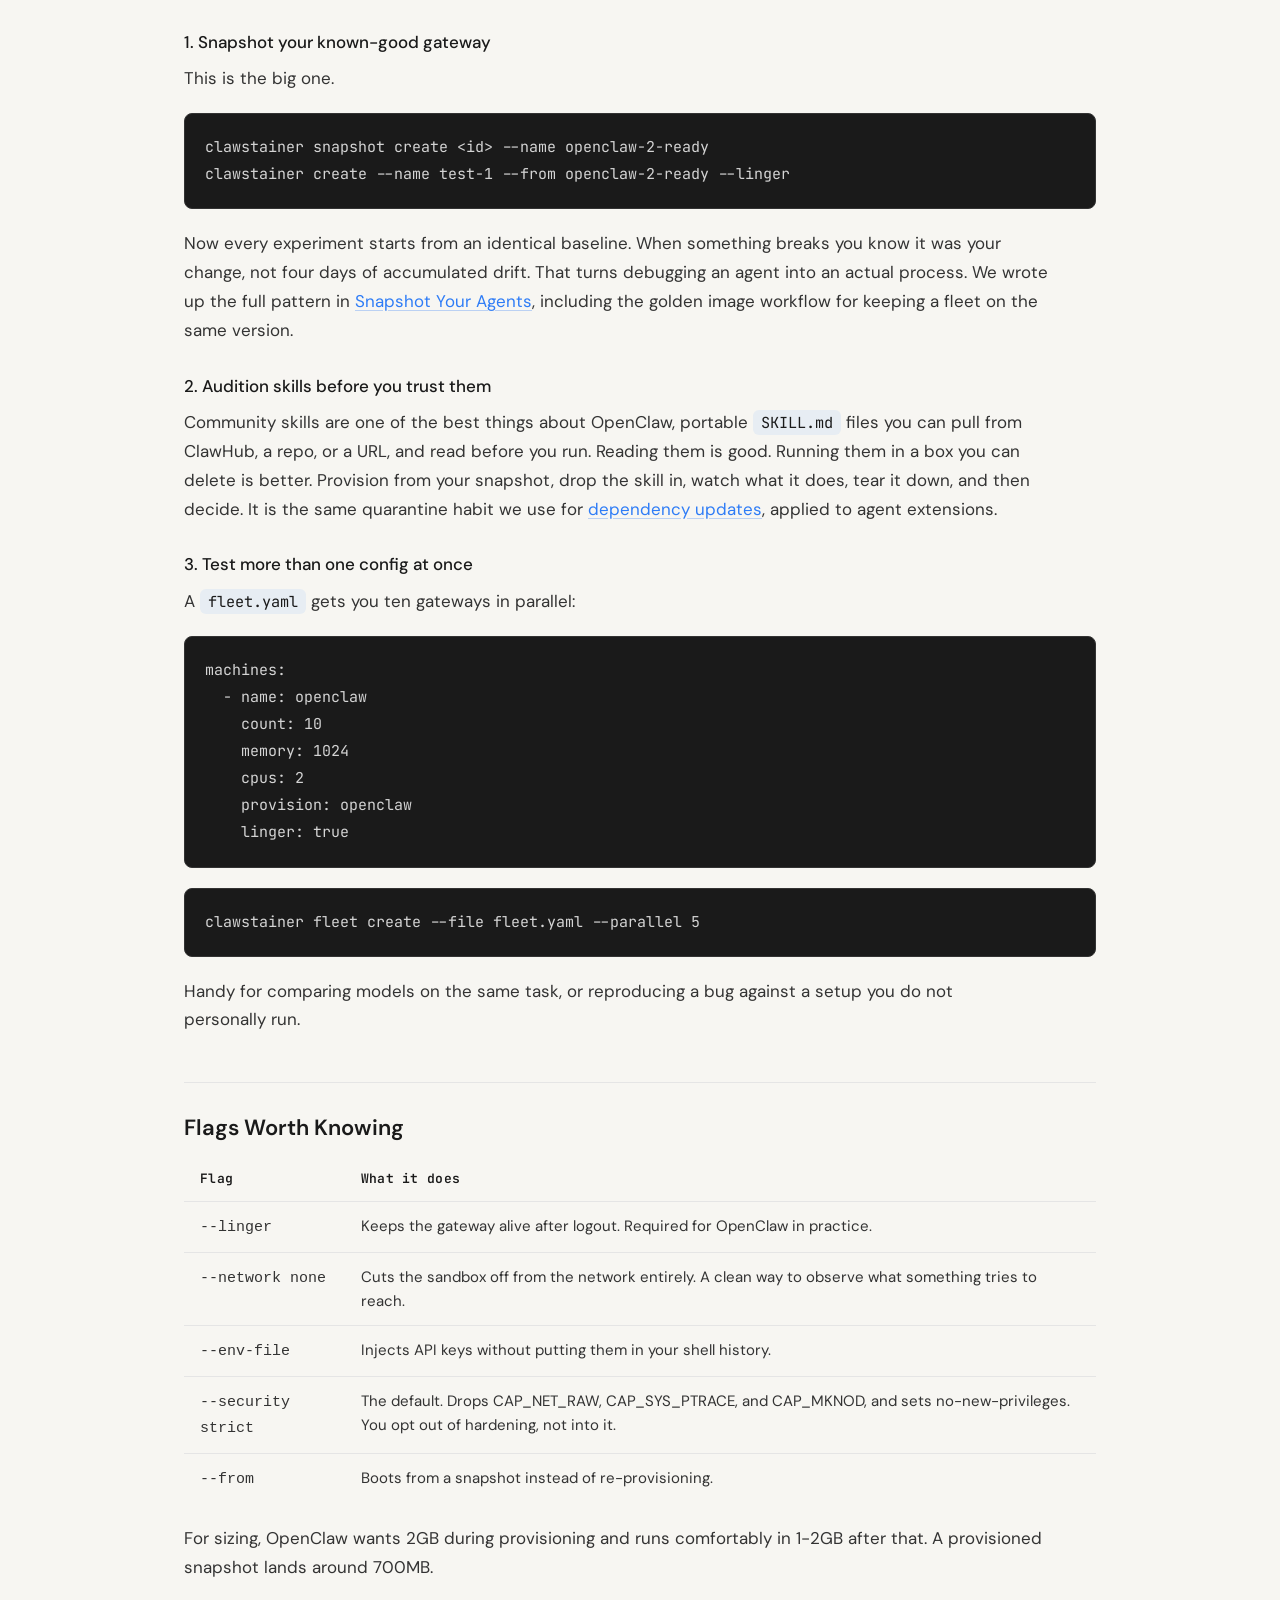
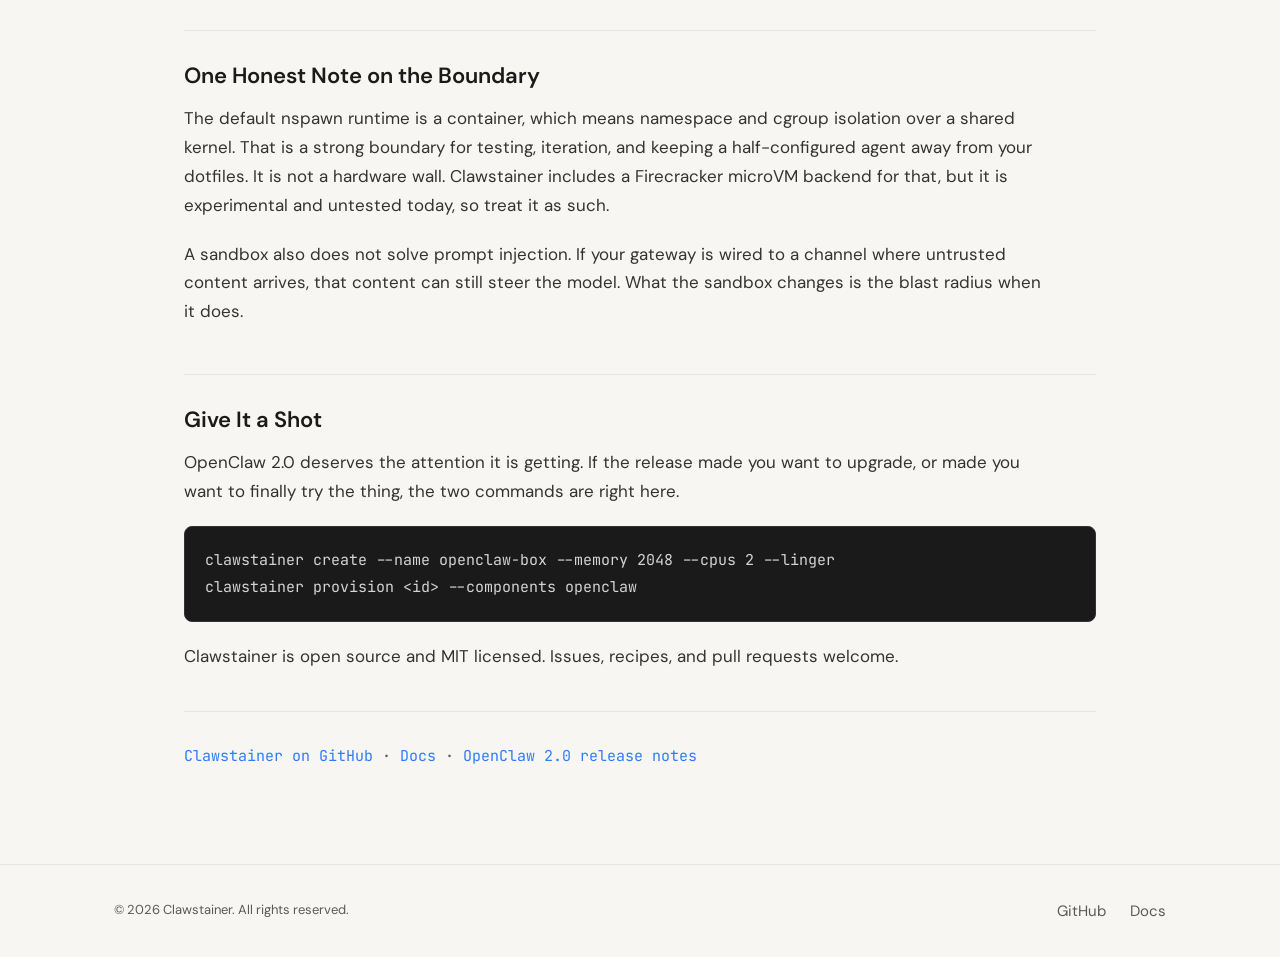
<file: blog/openclaw-2-in-a-sandbox.html>
<!DOCTYPE html>
<html lang="en">
<head>
  <meta charset="UTF-8">
  <meta name="viewport" content="width=device-width, initial-scale=1.0">
  <title>OpenClaw 2.0 Is Here, and Clawstainer Has a Recipe for It — Clawstainer</title>
  <meta name="description" content="OpenClaw 2.0 is a major release with guided setup, a chat-first Control UI, and a SQLite session migration. Clawstainer has a built-in recipe, so you can upgrade or try it in a disposable local sandbox that boots in seconds.">

  <link rel="icon" type="image/svg+xml" href="../favicon.svg">

  <!-- Social cards -->
  <meta property="og:type" content="article">
  <meta property="og:url" content="https://clawstainer.com/blog/openclaw-2-in-a-sandbox.html">
  <meta property="og:title" content="OpenClaw 2.0 Is Here, and Clawstainer Has a Recipe for It">
  <meta property="og:description" content="Run or upgrade OpenClaw 2.0 in a disposable local sandbox that boots in seconds. Two commands, no Docker, no cloud account.">
  <meta property="og:site_name" content="Clawstainer">
  <meta property="article:published_time" content="2026-09-01">
  <meta name="twitter:card" content="summary_large_image">
  <meta name="twitter:site" content="@clawstainer">
  <meta name="twitter:title" content="OpenClaw 2.0 Is Here, and Clawstainer Has a Recipe for It">
  <meta name="twitter:description" content="Run or upgrade OpenClaw 2.0 in a disposable local sandbox that boots in seconds. Two commands, no Docker, no cloud account.">

  <!-- Fonts -->
  <link rel="preconnect" href="https://fonts.googleapis.com">
  <link rel="preconnect" href="https://fonts.gstatic.com" crossorigin>
  <link href="https://fonts.googleapis.com/css2?family=DM+Sans:wght@400;500;600;700&family=Inter:wght@400;500;600&family=JetBrains+Mono:wght@400;500;600;700&display=swap" rel="stylesheet">
  <script>
    (function() {
      var t = localStorage.getItem('theme');
      if (t) document.documentElement.setAttribute('data-theme', t);
    })();
  </script>

  <link rel="stylesheet" href="../base.css">
  <link rel="stylesheet" href="../style.css">
</head>
<body>

  <!-- ==================== HEADER ==================== -->
  <header class="site-header">
    <div class="container">
      <a href="../index.html" class="logo-group" aria-label="Clawstainer home">
        <svg width="180" height="40" viewBox="0 0 360 80" aria-hidden="true">
          <g class="logo-dots">
            <rect x="56.00" y="36.00" width="8.00" height="8.00" rx="1.5" fill="currentColor" opacity="0.60" transform="rotate(22.0 60.00 40.00)"/>
            <rect x="50.14" y="50.14" width="8.00" height="8.00" rx="1.5" fill="currentColor" opacity="0.75" transform="rotate(67.0 54.14 54.14)"/>
            <rect x="36.00" y="56.00" width="8.00" height="8.00" rx="1.5" fill="currentColor" opacity="0.95" transform="rotate(112.0 40.00 60.00)"/>
            <rect x="21.86" y="50.14" width="8.00" height="8.00" rx="1.5" fill="currentColor" opacity="0.75" transform="rotate(157.0 25.86 54.14)"/>
            <rect x="16.00" y="36.00" width="8.00" height="8.00" rx="1.5" fill="currentColor" opacity="0.60" transform="rotate(202.0 20.00 40.00)"/>
            <rect x="21.86" y="21.86" width="8.00" height="8.00" rx="1.5" fill="currentColor" opacity="0.40" transform="rotate(247.0 25.86 25.86)"/>
            <rect x="36.00" y="16.00" width="8.00" height="8.00" rx="1.5" fill="currentColor" opacity="0.40" transform="rotate(292.0 40.00 20.00)"/>
            <rect x="50.14" y="21.86" width="8.00" height="8.00" rx="1.5" fill="currentColor" opacity="0.40" transform="rotate(337.0 54.14 25.86)"/>
          </g>
          <text x="76" y="47" font-family="'JetBrains Mono', monospace" font-size="30" font-weight="600" fill="currentColor" letter-spacing="-0.02em">clawstainer</text>
        </svg>
      </a>
      <nav>
        <ul class="nav-links" role="list">
          <li><a href="../index.html#how">How It Works</a></li>
          <li><a href="../index.html#use-cases">Use Cases</a></li>
          <li><a href="../index.html#fleet">Fleet</a></li>
          <li><a href="./index.html">Blog</a></li>
          <li><a href="https://github.com/friscobrisco/clawstainer" target="_blank" rel="noopener noreferrer" class="btn-ghost">GitHub</a></li>
        </ul>
      </nav>
      <button class="menu-toggle" aria-label="Toggle menu" onclick="this.previousElementSibling.classList.toggle('open')">
        <svg width="24" height="24" viewBox="0 0 24 24" fill="none" stroke="currentColor" stroke-width="2" stroke-linecap="round" stroke-linejoin="round"><line x1="3" y1="6" x2="21" y2="6"/><line x1="3" y1="12" x2="21" y2="12"/><line x1="3" y1="18" x2="21" y2="18"/></svg>
      </button>
      <button class="theme-toggle" aria-label="Toggle theme" onclick="toggleTheme()">
        <svg class="icon-sun" width="18" height="18" viewBox="0 0 24 24" fill="none" stroke="currentColor" stroke-width="2" stroke-linecap="round" stroke-linejoin="round"><circle cx="12" cy="12" r="5"/><line x1="12" y1="1" x2="12" y2="3"/><line x1="12" y1="21" x2="12" y2="23"/><line x1="4.22" y1="4.22" x2="5.64" y2="5.64"/><line x1="18.36" y1="18.36" x2="19.78" y2="19.78"/><line x1="1" y1="12" x2="3" y2="12"/><line x1="21" y1="12" x2="23" y2="12"/><line x1="4.22" y1="19.78" x2="5.64" y2="18.36"/><line x1="18.36" y1="5.64" x2="19.78" y2="4.22"/></svg>
        <svg class="icon-moon" width="18" height="18" viewBox="0 0 24 24" fill="none" stroke="currentColor" stroke-width="2" stroke-linecap="round" stroke-linejoin="round"><path d="M21 12.79A9 9 0 1 1 11.21 3 7 7 0 0 0 21 12.79z"/></svg>
      </button>
    </div>
  </header>

  <main>
    <div class="post-header">
      <a href="./index.html" class="post-back">&larr; Back to blog</a>
      <div class="post-meta">
        <span class="blog-entry-date">2026-09-01</span>
        <span class="blog-entry-tag">release</span>
      </div>
      <h1>OpenClaw 2.0 Is Here, and Clawstainer Has a Recipe for It</h1>
    </div>

    <article class="post-body">
      <p><a href="https://openclaw.ai/" target="_blank" rel="noopener noreferrer">OpenClaw</a> 2.0 landed, and it is a genuinely big release.</p>

      <p>The team's own post calls it accidental, in the sense that they slowed the release cadence to rebuild foundations properly and looked up to find they had shipped a major version. The numbers back that up. More than 16,000 pull requests went into it, roughly half of every PR ever merged into the project. That is not a point release wearing a bigger number.</p>

      <p>What you actually get is a much better product. Setup is guided now, and it verifies your model connection before it saves anything, reusing the API keys, subscriptions, and local models already sitting on your machine instead of making you paste everything in again. The Control UI was rebuilt chat-first, with conversations in the sidebar, streaming Markdown replies, and a Sessions page you can search and batch-manage. There is a git panel with working-tree diffs, a dockable browser panel for inspecting elements, a background task panel that tracks work across conversations, and approval gates with a 30-day history for anything that wants a human in the loop. Tool calls render as readable rows with inline diffs, which makes watching your agent work feel like reading a changelog instead of squinting at a firehose. Shared cloud sessions bring other people into a conversation without losing context.</p>

      <p>It is a lot. It is also, if you are coming from 1.x, a real upgrade rather than a drop-in one.</p>

      <p>So here is our small contribution to the moment. Clawstainer ships a built-in OpenClaw recipe, and whether you are upgrading an existing Claw or meeting it for the first time this week, a disposable local sandbox is a great place to do it.</p>

      <h2>The Recipe</h2>

      <p>Clawstainer creates isolated Linux sandboxes on your laptop. No Docker, no cloud account, no bill. On macOS it runs a lightweight Linux VM through <a href="https://lima-vm.io/" target="_blank" rel="noopener noreferrer">Lima</a> and hides the whole thing from you. On Linux it runs natively. Boot takes 2-3 seconds.</p>

<pre><code>brew install lima          # macOS only
cargo install clawstainer</code></pre>

      <p>Then two commands for a running gateway:</p>

<pre><code>clawstainer create --name openclaw-box --memory 2048 --cpus 2 --linger
clawstainer provision &lt;id&gt; --components openclaw</code></pre>

      <p>The <code>openclaw</code> component pulls the current installer from openclaw.ai, so you get 2.0 and the Node 22 runtime it wants without thinking about either. It writes an <code>openclaw-gateway.service</code> unit, enables it, starts it, and verifies with <code>openclaw --version</code>. It carries a 600 second timeout so you are not guessing at one.</p>

      <p>Pass <code>--linger</code> at create time. Without systemd lingering, user services get reaped on logout or idle, which for a long-lived gateway means your agent quietly dies the moment you stop watching it. The recipe enables lingering inside the sandbox as well, but setting it on the box saves you a confusing afternoon. The same applies to Hermes.</p>

      <p>The rest of the loop:</p>

<pre><code># Get inside
clawstainer shell &lt;id&gt;

# Watch it come up
clawstainer logs &lt;id&gt;

# Open the new Control UI from your host browser
clawstainer port-forward &lt;id&gt; 8080:8080

# Push a config in
clawstainer cp ./config.json &lt;id&gt;:/root/

# Gone, cleanly
clawstainer destroy &lt;id&gt;</code></pre>

      <p>Every sandbox gets its own overlay filesystem, so <code>destroy</code> really does mean gone.</p>

      <h2>If You Are Upgrading from 1.x</h2>

      <p>This is the case we would most like to flag, because 2.0 changes how sessions and transcripts are stored. They move into SQLite. The release notes are clear that you should take a verified backup first, and that sessions created after the migration will not show up if you roll back to an older file-backed release.</p>

      <p>That is a completely reasonable thing for a project to do at a major version. It is also exactly the kind of change you want to rehearse once before you run it against the Claw you actually depend on.</p>

      <p>A sandbox makes the rehearsal cheap. Stand up a box, restore a copy of your config into it, run the upgrade, poke at your channels and your skills, and see what moves. If it all works, do it for real with confidence instead of hope. If something surprises you, you found it on a machine you can throw away.</p>

      <h2>If You Are Trying It for the First Time</h2>

      <p>Then the sandbox is just the tidiest front door available.</p>

      <p>OpenClaw is an agent with hands. It runs shell commands, drives a browser, reads and writes files, and talks to you through WhatsApp, Telegram, Slack, Discord, iMessage, or Signal. That reach is the entire point, and 2.0 leans into it with better approval gates and a clearer trust model of one boundary per gateway. Running your first experiments inside a sandbox is not a hedge against the project. It is the same instinct the project itself recommends, made convenient.</p>

      <p>Practically, it means you can be curious without being careful. Try a config, break it, <code>destroy</code>, start again two seconds later. Nothing accumulates on your laptop. Nothing needs cleaning up.</p>

      <h2>Where Sandboxes Really Earn Their Keep</h2>

      <p>Three habits worth stealing once you have the recipe running.</p>

      <h3>1. Snapshot your known-good gateway</h3>

      <p>This is the big one.</p>

<pre><code>clawstainer snapshot create &lt;id&gt; --name openclaw-2-ready
clawstainer create --name test-1 --from openclaw-2-ready --linger</code></pre>

      <p>Now every experiment starts from an identical baseline. When something breaks you know it was your change, not four days of accumulated drift. That turns debugging an agent into an actual process. We wrote up the full pattern in <a href="./snapshot-your-agents.html">Snapshot Your Agents</a>, including the golden image workflow for keeping a fleet on the same version.</p>

      <h3>2. Audition skills before you trust them</h3>

      <p>Community skills are one of the best things about OpenClaw, portable <code>SKILL.md</code> files you can pull from ClawHub, a repo, or a URL, and read before you run. Reading them is good. Running them in a box you can delete is better. Provision from your snapshot, drop the skill in, watch what it does, tear it down, and then decide. It is the same quarantine habit we use for <a href="./quarantine-your-dependencies.html">dependency updates</a>, applied to agent extensions.</p>

      <h3>3. Test more than one config at once</h3>

      <p>A <code>fleet.yaml</code> gets you ten gateways in parallel:</p>

<pre><code>machines:
  - name: openclaw
    count: 10
    memory: 1024
    cpus: 2
    provision: openclaw
    linger: true</code></pre>

<pre><code>clawstainer fleet create --file fleet.yaml --parallel 5</code></pre>

      <p>Handy for comparing models on the same task, or reproducing a bug against a setup you do not personally run.</p>

      <h2>Flags Worth Knowing</h2>

      <div class="table-wrap">
        <table>
          <thead>
            <tr>
              <th>Flag</th>
              <th>What it does</th>
            </tr>
          </thead>
          <tbody>
            <tr>
              <td><code>--linger</code></td>
              <td>Keeps the gateway alive after logout. Required for OpenClaw in practice.</td>
            </tr>
            <tr>
              <td><code>--network none</code></td>
              <td>Cuts the sandbox off from the network entirely. A clean way to observe what something tries to reach.</td>
            </tr>
            <tr>
              <td><code>--env-file</code></td>
              <td>Injects API keys without putting them in your shell history.</td>
            </tr>
            <tr>
              <td><code>--security strict</code></td>
              <td>The default. Drops CAP_NET_RAW, CAP_SYS_PTRACE, and CAP_MKNOD, and sets no-new-privileges. You opt out of hardening, not into it.</td>
            </tr>
            <tr>
              <td><code>--from</code></td>
              <td>Boots from a snapshot instead of re-provisioning.</td>
            </tr>
          </tbody>
        </table>
      </div>

      <p>For sizing, OpenClaw wants 2GB during provisioning and runs comfortably in 1-2GB after that. A provisioned snapshot lands around 700MB.</p>

      <h2>One Honest Note on the Boundary</h2>

      <p>The default nspawn runtime is a container, which means namespace and cgroup isolation over a shared kernel. That is a strong boundary for testing, iteration, and keeping a half-configured agent away from your dotfiles. It is not a hardware wall. Clawstainer includes a Firecracker microVM backend for that, but it is experimental and untested today, so treat it as such.</p>

      <p>A sandbox also does not solve prompt injection. If your gateway is wired to a channel where untrusted content arrives, that content can still steer the model. What the sandbox changes is the blast radius when it does.</p>

      <h2>Give It a Shot</h2>

      <p>OpenClaw 2.0 deserves the attention it is getting. If the release made you want to upgrade, or made you want to finally try the thing, the two commands are right here.</p>

<pre><code>clawstainer create --name openclaw-box --memory 2048 --cpus 2 --linger
clawstainer provision &lt;id&gt; --components openclaw</code></pre>

      <p>Clawstainer is open source and MIT licensed. Issues, recipes, and pull requests welcome.</p>

      <div class="post-footer-links">
        <a href="https://github.com/friscobrisco/clawstainer">Clawstainer on GitHub</a> &middot; <a href="https://github.com/friscobrisco/clawstainer/blob/main/docs.md">Docs</a> &middot; <a href="https://docs.openclaw.ai/releases/2026.8.1">OpenClaw 2.0 release notes</a>
      </div>
    </article>
  </main>

  <!-- ==================== FOOTER ==================== -->
  <footer class="site-footer">
    <div class="container">
      <span class="footer-text">&copy; 2026 Clawstainer. All rights reserved.</span>
      <ul class="footer-links" role="list">
        <li><a href="https://github.com/friscobrisco/clawstainer" target="_blank" rel="noopener noreferrer">GitHub</a></li>
        <li><a href="https://github.com/friscobrisco/clawstainer/blob/main/docs.md" target="_blank" rel="noopener noreferrer">Docs</a></li>
      </ul>
    </div>
  </footer>

<script>
  function toggleTheme() {
    var root = document.documentElement;
    var current = root.getAttribute('data-theme');
    var next;
    if (current === 'light') next = 'dark';
    else if (current === 'dark') next = 'light';
    else next = window.matchMedia('(prefers-color-scheme: light)').matches ? 'dark' : 'light';
    root.setAttribute('data-theme', next);
    localStorage.setItem('theme', next);
  }
  </script>
</body>
</html>
</file>
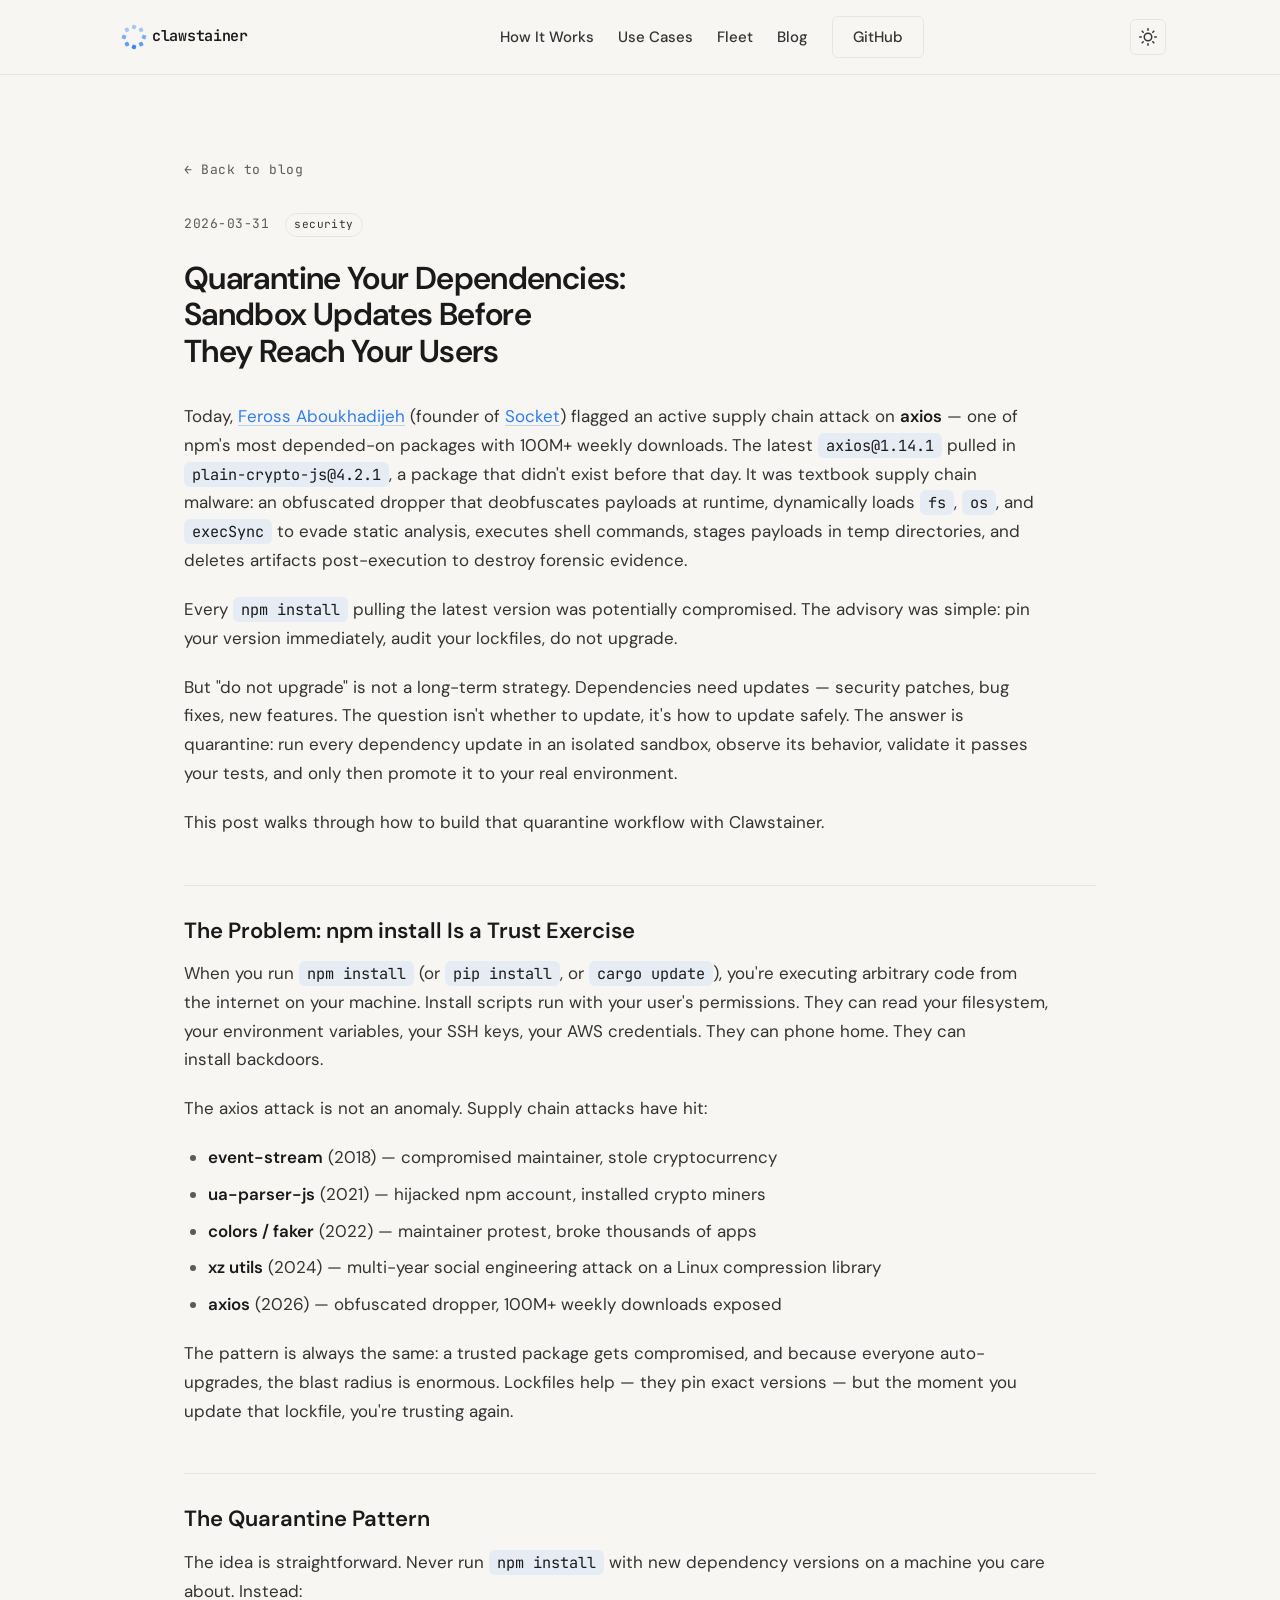
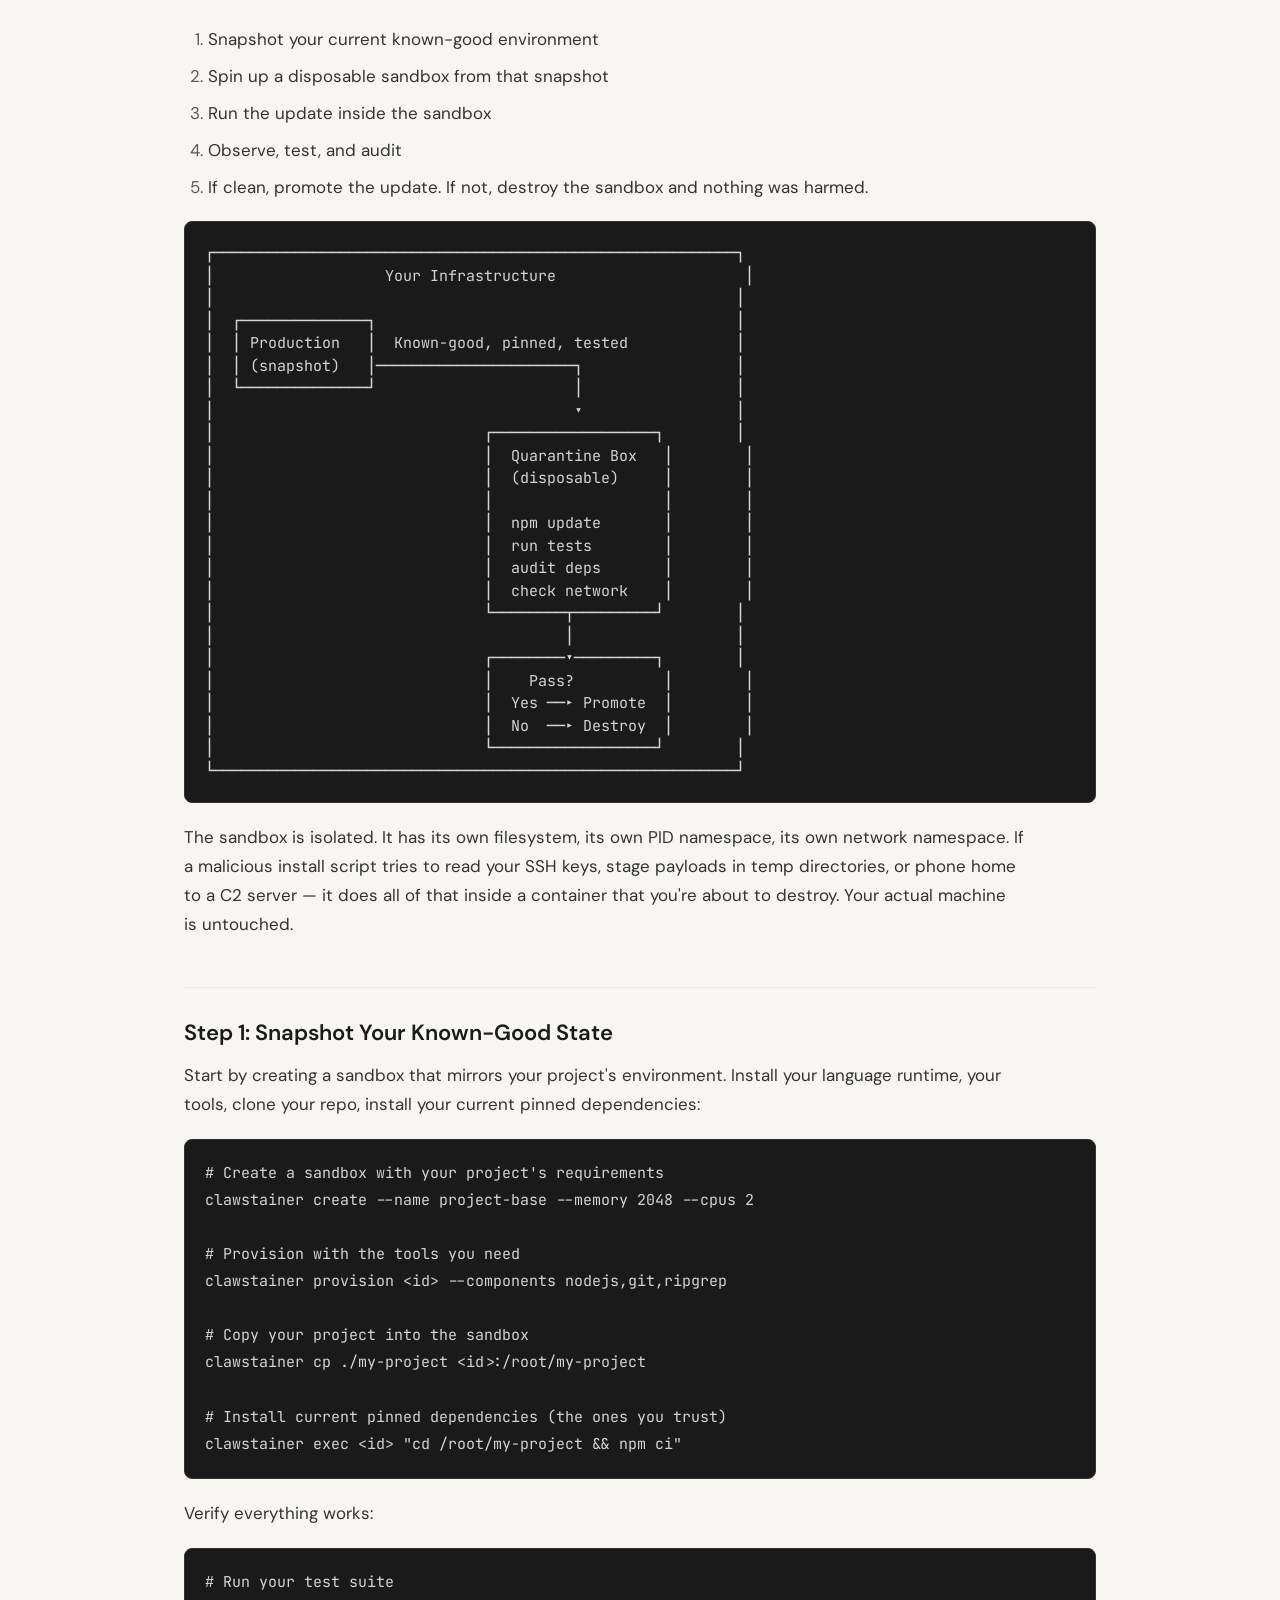
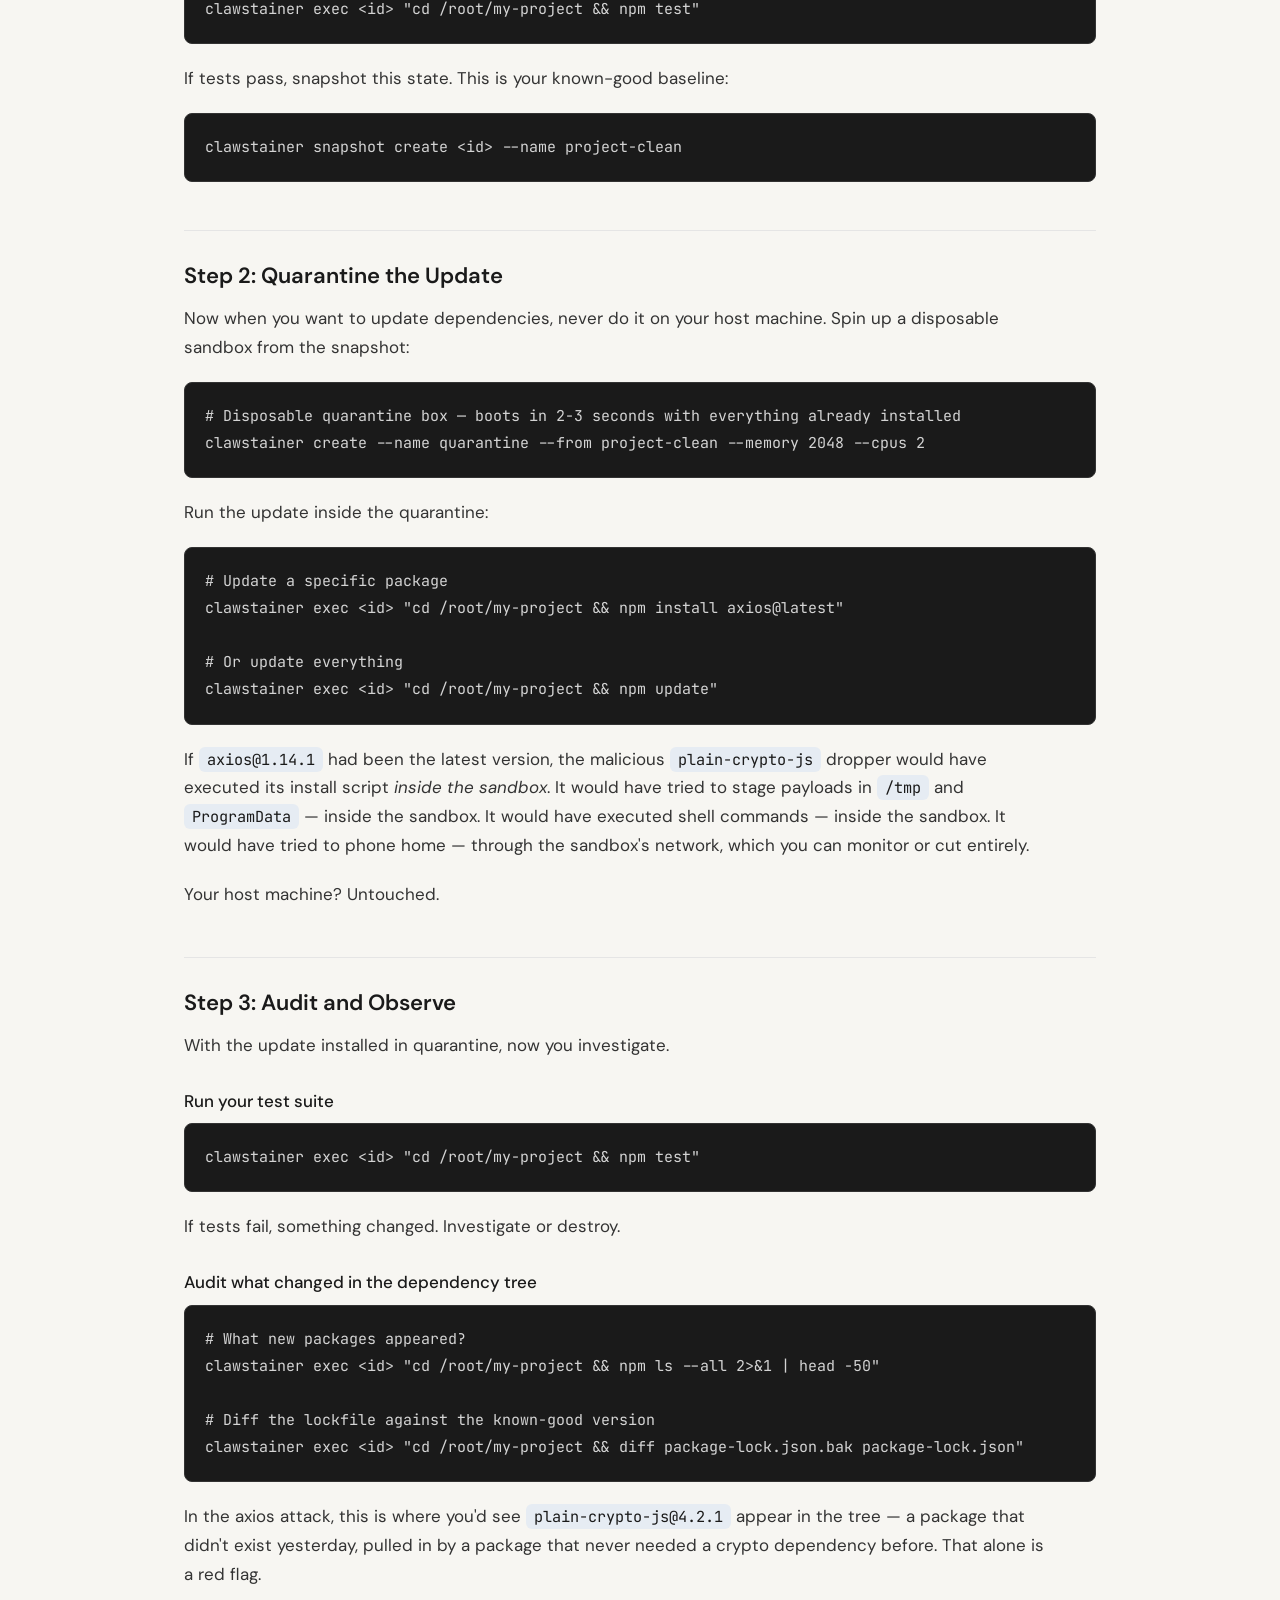
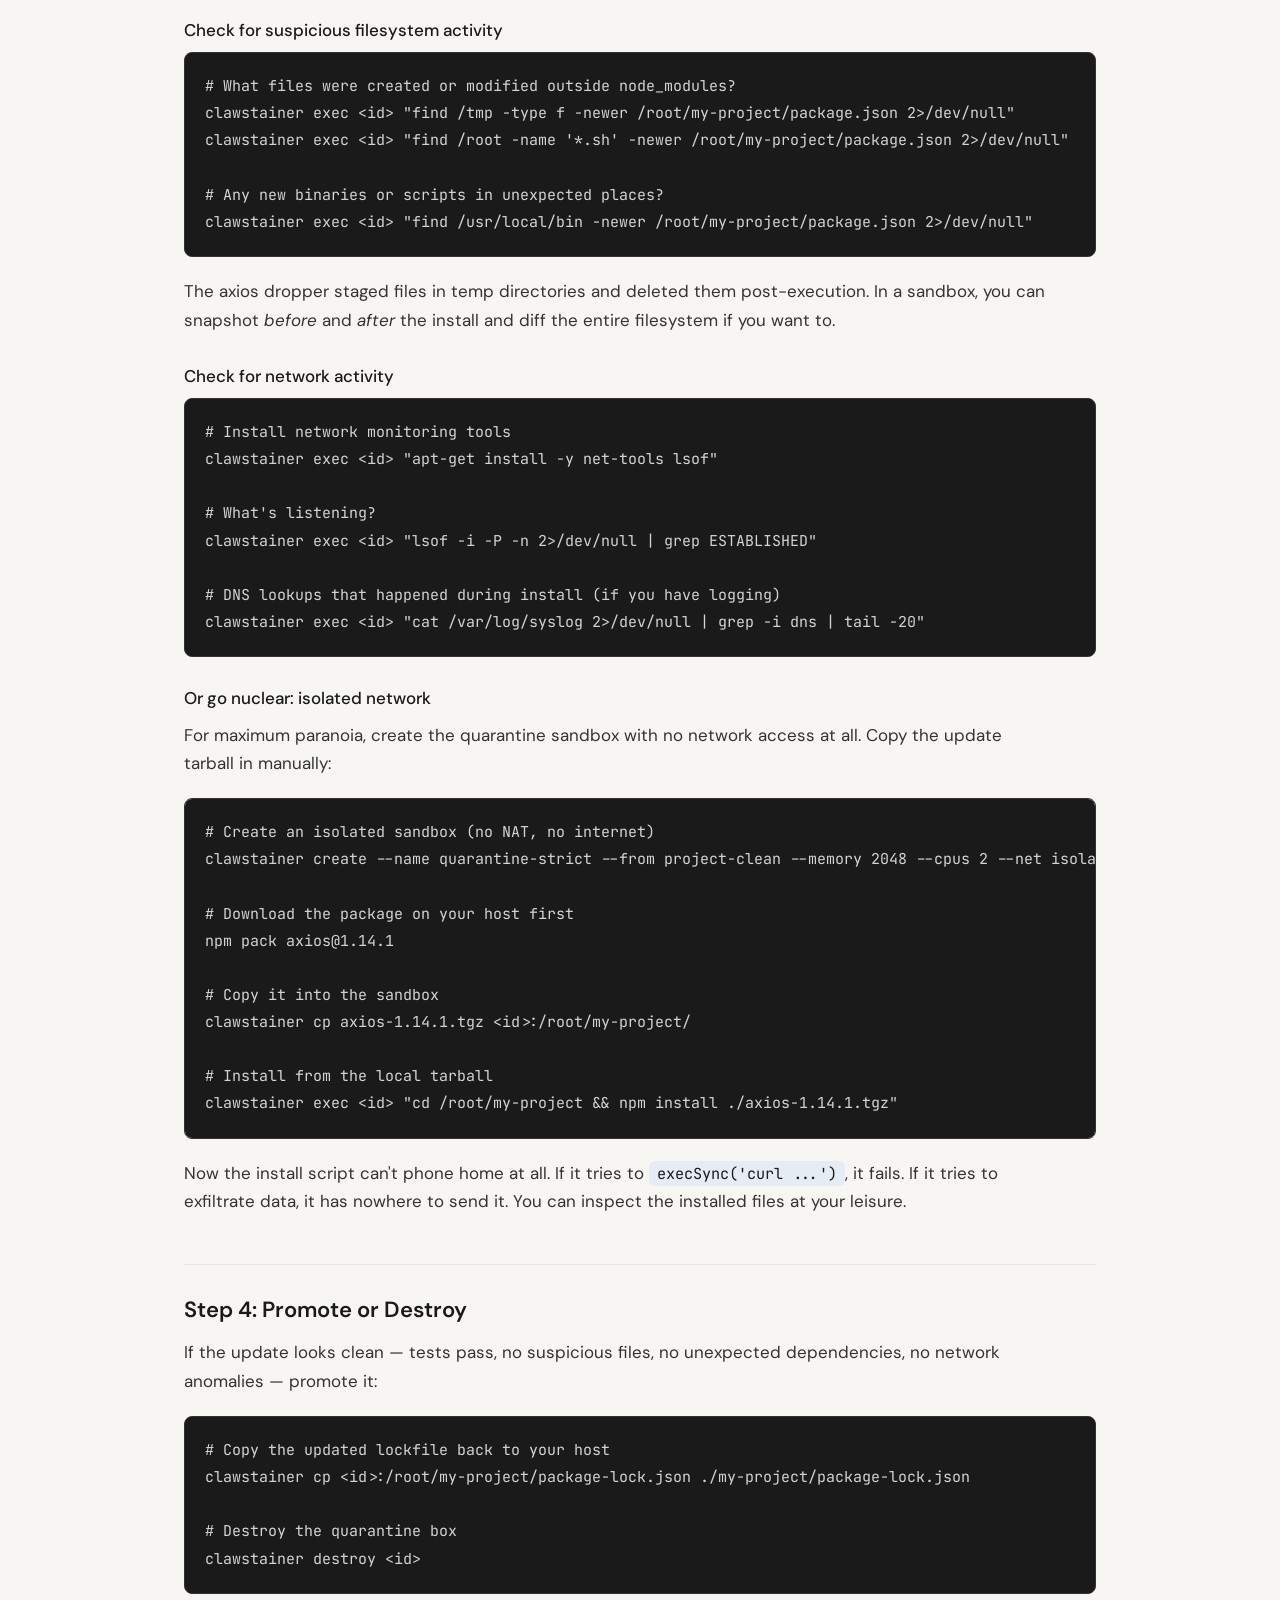
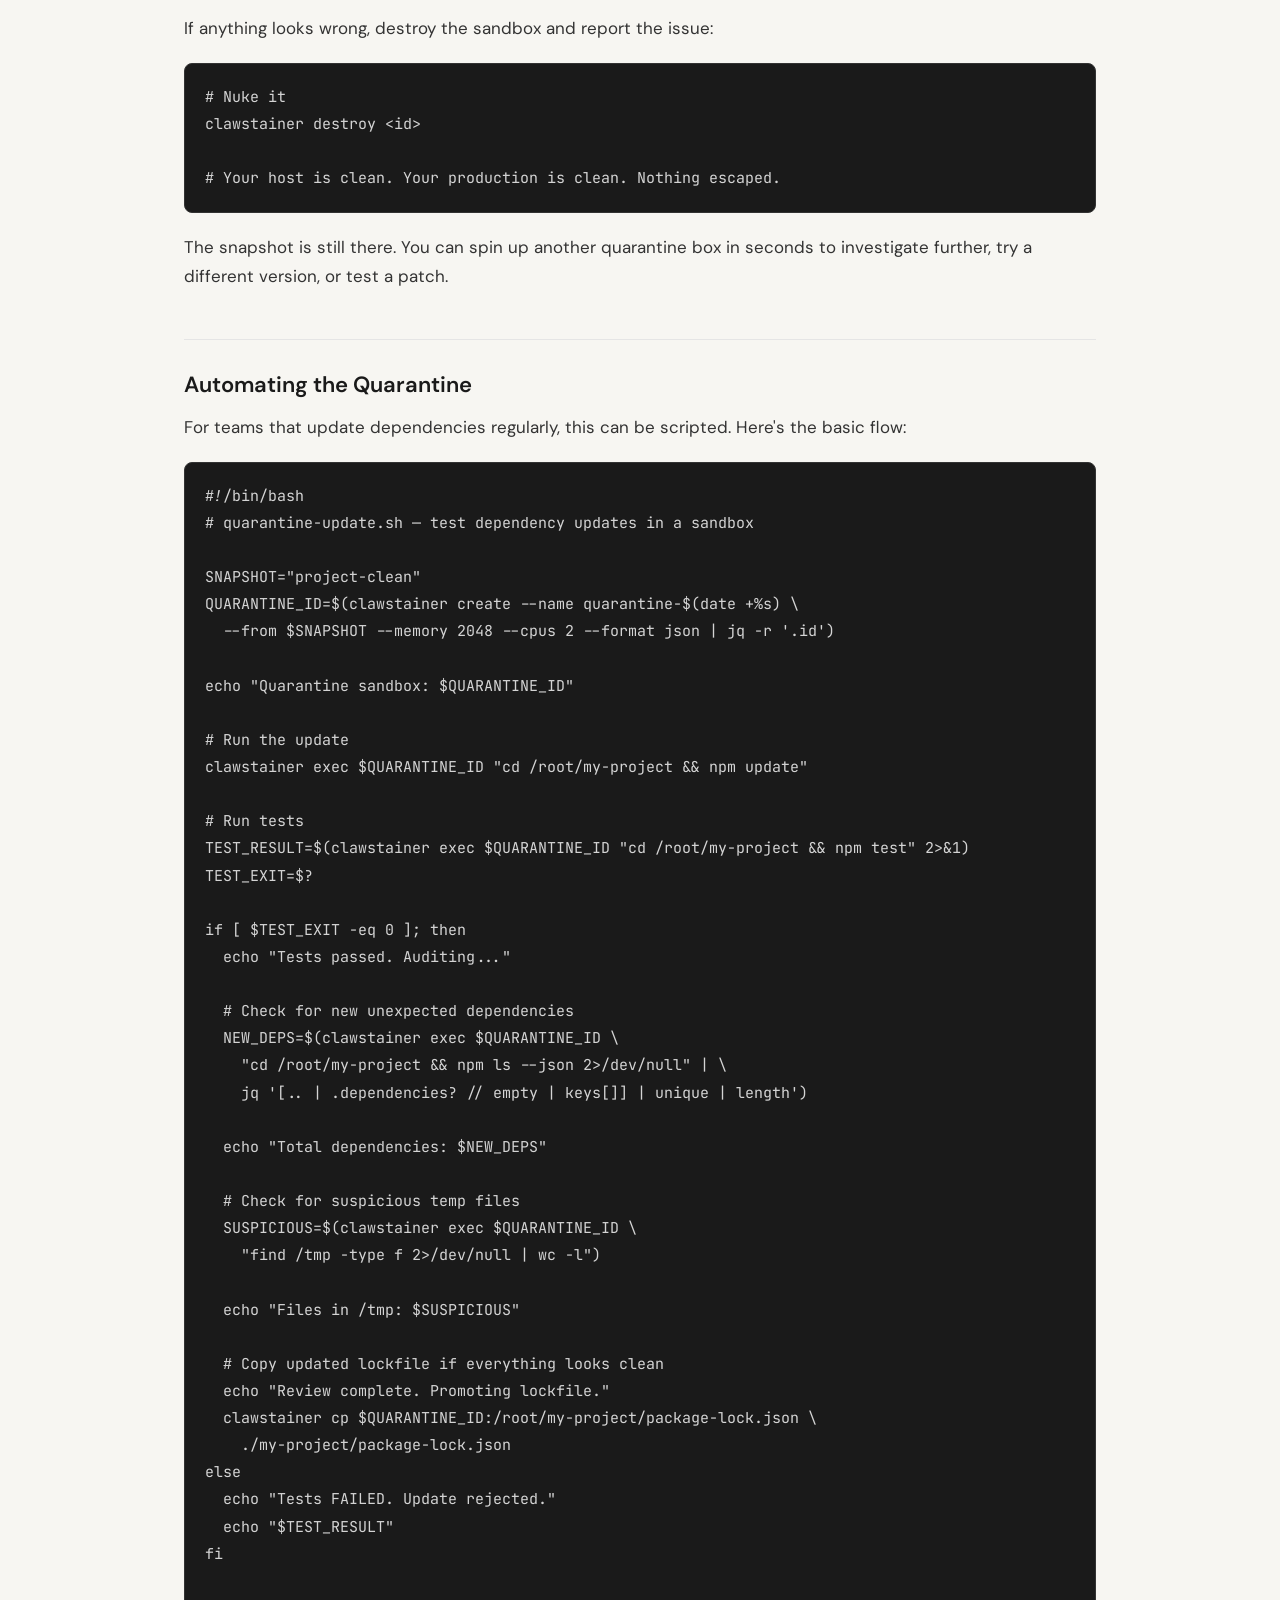
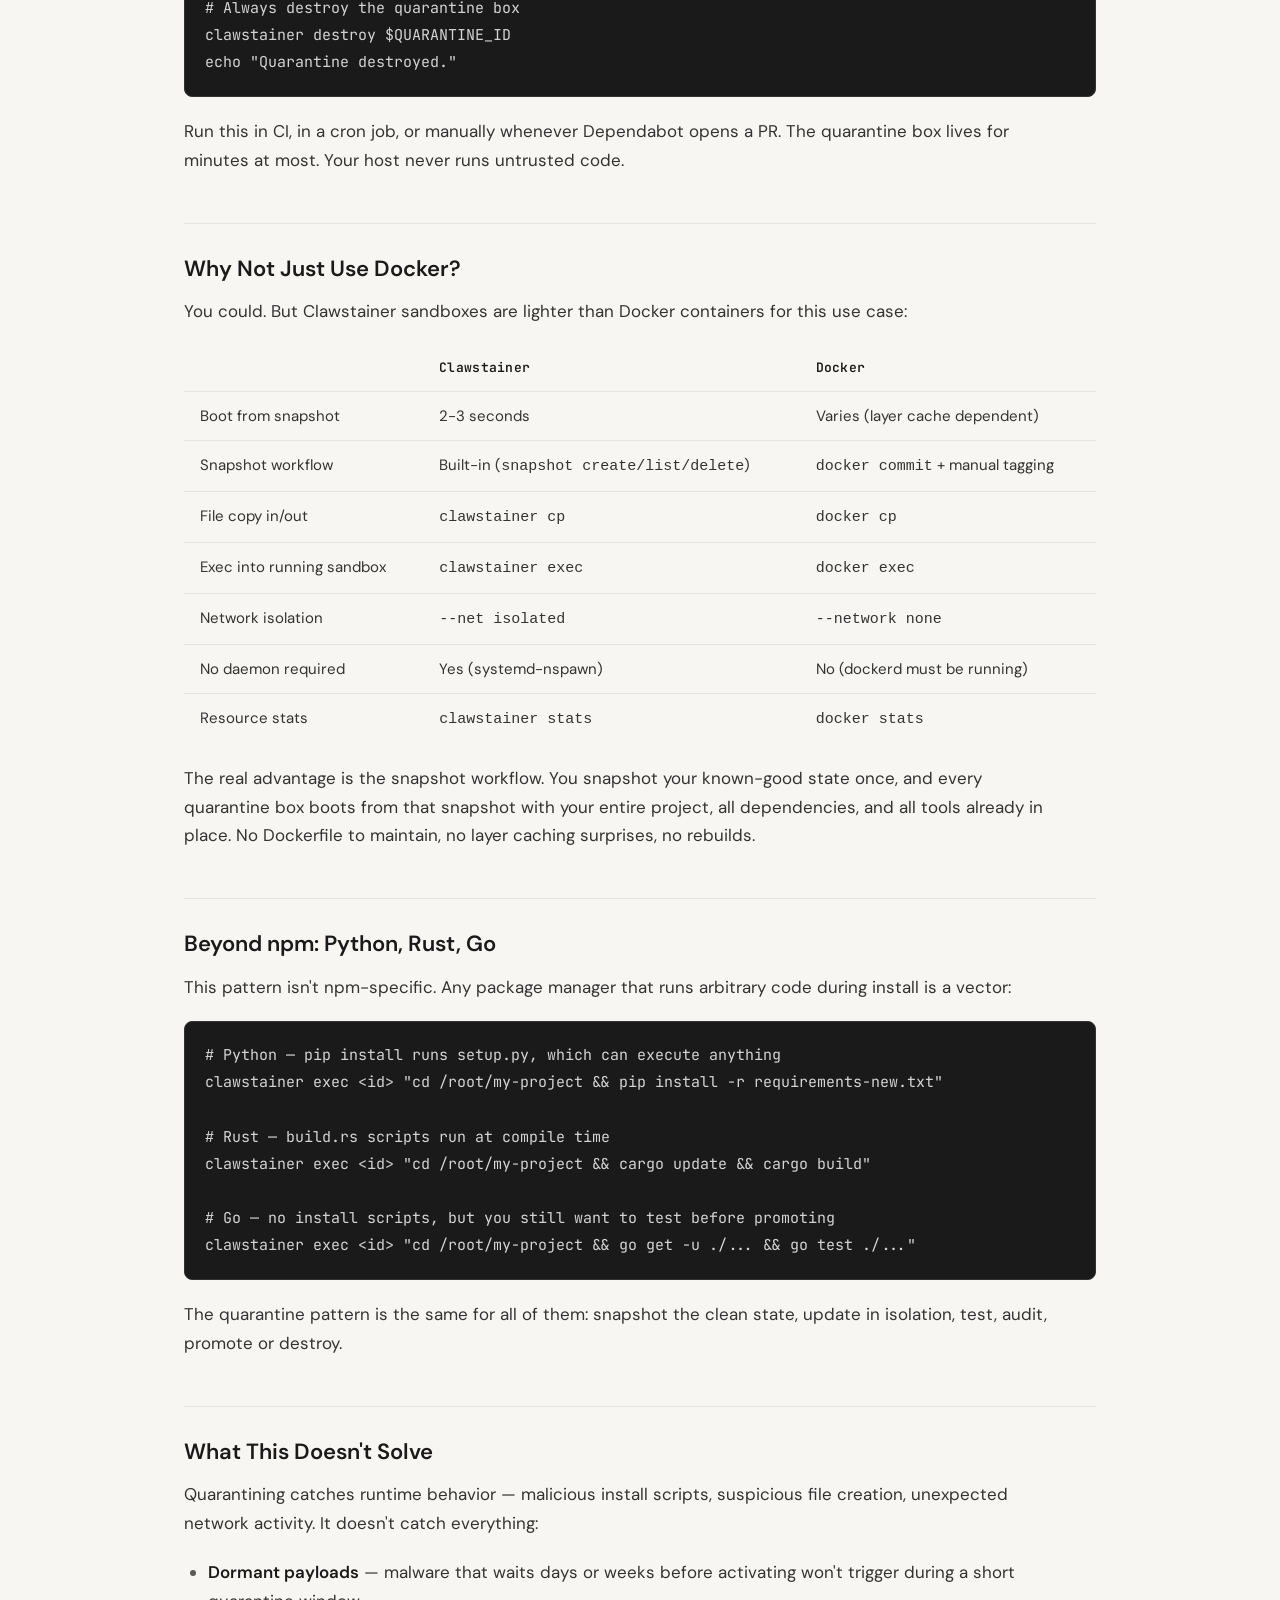
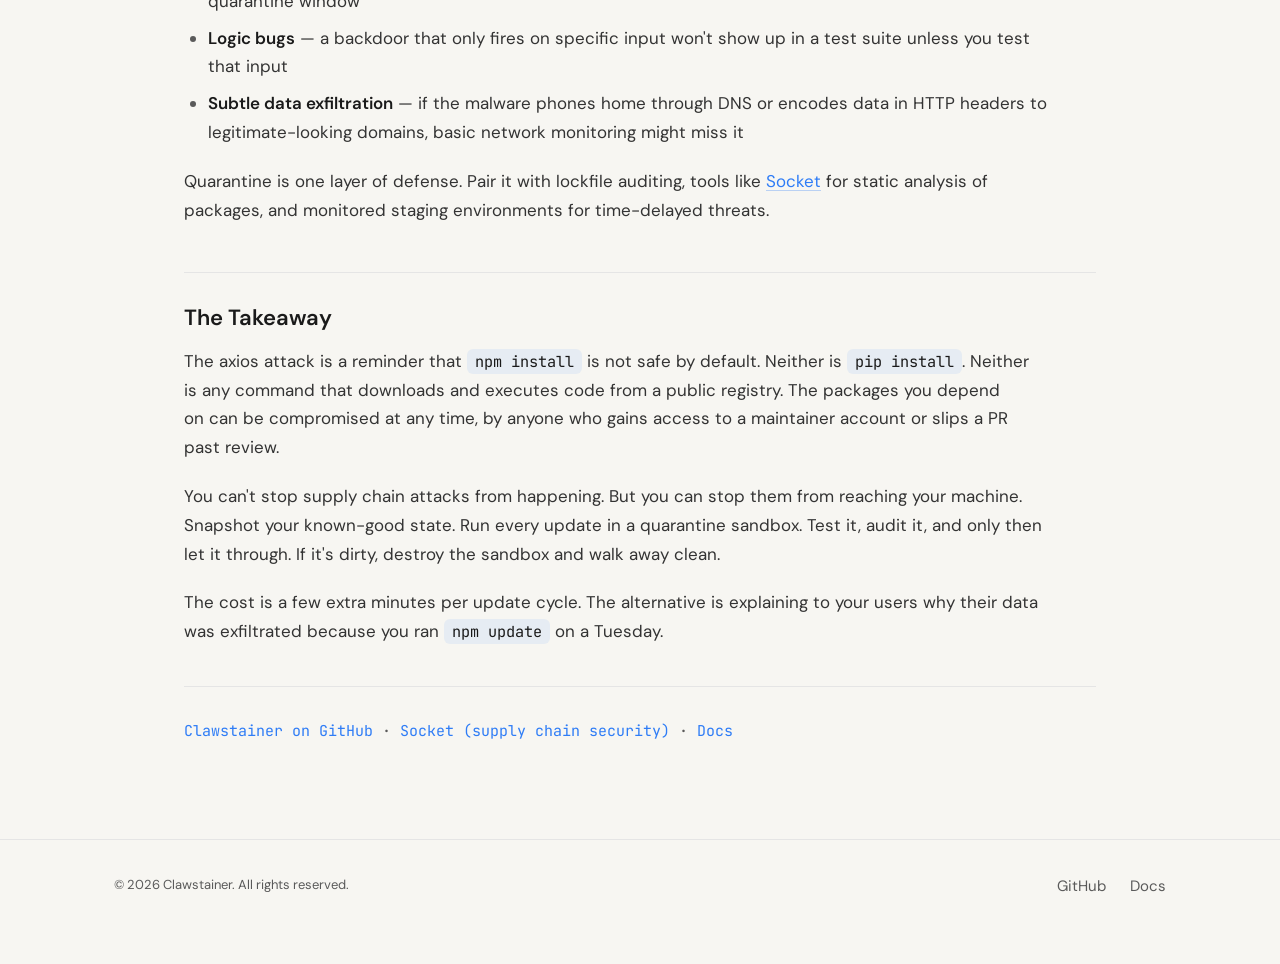
<file: blog/quarantine-your-dependencies.html>
<!DOCTYPE html>
<html lang="en">
<head>
  <meta charset="UTF-8">
  <meta name="viewport" content="width=device-width, initial-scale=1.0">
  <title>Quarantine Your Dependencies: Sandbox Updates Before They Reach Your Users — Clawstainer</title>
  <meta name="description" content="The axios supply chain attack proved that npm install can be a weapon. Use Clawstainer to quarantine dependency updates in disposable sandboxes before they touch production.">

  <link rel="icon" type="image/svg+xml" href="../favicon.svg">

  <!-- Fonts -->
  <link rel="preconnect" href="https://fonts.googleapis.com">
  <link rel="preconnect" href="https://fonts.gstatic.com" crossorigin>
  <link href="https://fonts.googleapis.com/css2?family=DM+Sans:wght@400;500;600;700&family=Inter:wght@400;500;600&family=JetBrains+Mono:wght@400;500;600;700&display=swap" rel="stylesheet">
  <script>
    (function() {
      var t = localStorage.getItem('theme');
      if (t) document.documentElement.setAttribute('data-theme', t);
    })();
  </script>

  <link rel="stylesheet" href="../base.css">
  <link rel="stylesheet" href="../style.css">
</head>
<body>

  <!-- ==================== HEADER ==================== -->
  <header class="site-header">
    <div class="container">
      <a href="../index.html" class="logo-group" aria-label="Clawstainer home">
        <svg width="180" height="40" viewBox="0 0 360 80" aria-hidden="true">
          <g class="logo-dots">
            <rect x="56.00" y="36.00" width="8.00" height="8.00" rx="1.5" fill="currentColor" opacity="0.60" transform="rotate(22.0 60.00 40.00)"/>
            <rect x="50.14" y="50.14" width="8.00" height="8.00" rx="1.5" fill="currentColor" opacity="0.75" transform="rotate(67.0 54.14 54.14)"/>
            <rect x="36.00" y="56.00" width="8.00" height="8.00" rx="1.5" fill="currentColor" opacity="0.95" transform="rotate(112.0 40.00 60.00)"/>
            <rect x="21.86" y="50.14" width="8.00" height="8.00" rx="1.5" fill="currentColor" opacity="0.75" transform="rotate(157.0 25.86 54.14)"/>
            <rect x="16.00" y="36.00" width="8.00" height="8.00" rx="1.5" fill="currentColor" opacity="0.60" transform="rotate(202.0 20.00 40.00)"/>
            <rect x="21.86" y="21.86" width="8.00" height="8.00" rx="1.5" fill="currentColor" opacity="0.40" transform="rotate(247.0 25.86 25.86)"/>
            <rect x="36.00" y="16.00" width="8.00" height="8.00" rx="1.5" fill="currentColor" opacity="0.40" transform="rotate(292.0 40.00 20.00)"/>
            <rect x="50.14" y="21.86" width="8.00" height="8.00" rx="1.5" fill="currentColor" opacity="0.40" transform="rotate(337.0 54.14 25.86)"/>
          </g>
          <text x="76" y="47" font-family="'JetBrains Mono', monospace" font-size="30" font-weight="600" fill="currentColor" letter-spacing="-0.02em">clawstainer</text>
        </svg>
      </a>
      <nav>
        <ul class="nav-links" role="list">
          <li><a href="../index.html#how">How It Works</a></li>
          <li><a href="../index.html#use-cases">Use Cases</a></li>
          <li><a href="../index.html#fleet">Fleet</a></li>
          <li><a href="./index.html">Blog</a></li>
          <li><a href="https://github.com/friscobrisco/clawstainer" target="_blank" rel="noopener noreferrer" class="btn-ghost">GitHub</a></li>
        </ul>
      </nav>
      <button class="menu-toggle" aria-label="Toggle menu" onclick="this.previousElementSibling.classList.toggle('open')">
        <svg width="24" height="24" viewBox="0 0 24 24" fill="none" stroke="currentColor" stroke-width="2" stroke-linecap="round" stroke-linejoin="round"><line x1="3" y1="6" x2="21" y2="6"/><line x1="3" y1="12" x2="21" y2="12"/><line x1="3" y1="18" x2="21" y2="18"/></svg>
      </button>
      <button class="theme-toggle" aria-label="Toggle theme" onclick="toggleTheme()">
        <svg class="icon-sun" width="18" height="18" viewBox="0 0 24 24" fill="none" stroke="currentColor" stroke-width="2" stroke-linecap="round" stroke-linejoin="round"><circle cx="12" cy="12" r="5"/><line x1="12" y1="1" x2="12" y2="3"/><line x1="12" y1="21" x2="12" y2="23"/><line x1="4.22" y1="4.22" x2="5.64" y2="5.64"/><line x1="18.36" y1="18.36" x2="19.78" y2="19.78"/><line x1="1" y1="12" x2="3" y2="12"/><line x1="21" y1="12" x2="23" y2="12"/><line x1="4.22" y1="19.78" x2="5.64" y2="18.36"/><line x1="18.36" y1="5.64" x2="19.78" y2="4.22"/></svg>
        <svg class="icon-moon" width="18" height="18" viewBox="0 0 24 24" fill="none" stroke="currentColor" stroke-width="2" stroke-linecap="round" stroke-linejoin="round"><path d="M21 12.79A9 9 0 1 1 11.21 3 7 7 0 0 0 21 12.79z"/></svg>
      </button>
    </div>
  </header>

  <main>
    <div class="post-header">
      <a href="./index.html" class="post-back">&larr; Back to blog</a>
      <div class="post-meta">
        <span class="blog-entry-date">2026-03-31</span>
        <span class="blog-entry-tag">security</span>
      </div>
      <h1>Quarantine Your Dependencies: Sandbox Updates Before They Reach Your Users</h1>
    </div>

    <article class="post-body">
      <p>Today, <a href="https://x.com/feross">Feross Aboukhadijeh</a> (founder of <a href="https://socket.dev">Socket</a>) flagged an active supply chain attack on <strong>axios</strong> — one of npm's most depended-on packages with 100M+ weekly downloads. The latest <code>axios@1.14.1</code> pulled in <code>plain-crypto-js@4.2.1</code>, a package that didn't exist before that day. It was textbook supply chain malware: an obfuscated dropper that deobfuscates payloads at runtime, dynamically loads <code>fs</code>, <code>os</code>, and <code>execSync</code> to evade static analysis, executes shell commands, stages payloads in temp directories, and deletes artifacts post-execution to destroy forensic evidence.</p>

      <p>Every <code>npm install</code> pulling the latest version was potentially compromised. The advisory was simple: pin your version immediately, audit your lockfiles, do not upgrade.</p>

      <p>But "do not upgrade" is not a long-term strategy. Dependencies need updates — security patches, bug fixes, new features. The question isn't whether to update, it's how to update safely. The answer is quarantine: run every dependency update in an isolated sandbox, observe its behavior, validate it passes your tests, and only then promote it to your real environment.</p>

      <p>This post walks through how to build that quarantine workflow with Clawstainer.</p>

      <h2>The Problem: npm install Is a Trust Exercise</h2>

      <p>When you run <code>npm install</code> (or <code>pip install</code>, or <code>cargo update</code>), you're executing arbitrary code from the internet on your machine. Install scripts run with your user's permissions. They can read your filesystem, your environment variables, your SSH keys, your AWS credentials. They can phone home. They can install backdoors.</p>

      <p>The axios attack is not an anomaly. Supply chain attacks have hit:</p>

      <ul>
        <li><strong>event-stream</strong> (2018) — compromised maintainer, stole cryptocurrency</li>
        <li><strong>ua-parser-js</strong> (2021) — hijacked npm account, installed crypto miners</li>
        <li><strong>colors / faker</strong> (2022) — maintainer protest, broke thousands of apps</li>
        <li><strong>xz utils</strong> (2024) — multi-year social engineering attack on a Linux compression library</li>
        <li><strong>axios</strong> (2026) — obfuscated dropper, 100M+ weekly downloads exposed</li>
      </ul>

      <p>The pattern is always the same: a trusted package gets compromised, and because everyone auto-upgrades, the blast radius is enormous. Lockfiles help — they pin exact versions — but the moment you update that lockfile, you're trusting again.</p>

      <h2>The Quarantine Pattern</h2>

      <p>The idea is straightforward. Never run <code>npm install</code> with new dependency versions on a machine you care about. Instead:</p>

      <ol>
        <li>Snapshot your current known-good environment</li>
        <li>Spin up a disposable sandbox from that snapshot</li>
        <li>Run the update inside the sandbox</li>
        <li>Observe, test, and audit</li>
        <li>If clean, promote the update. If not, destroy the sandbox and nothing was harmed.</li>
      </ol>

<div class="diagram">┌──────────────────────────────────────────────────────────┐
│                   Your Infrastructure                     │
│                                                          │
│  ┌──────────────┐                                        │
│  │ Production   │  Known-good, pinned, tested            │
│  │ (snapshot)   │──────────────────────┐                 │
│  └──────────────┘                      │                 │
│                                        ▾                 │
│                              ┌──────────────────┐        │
│                              │  Quarantine Box   │        │
│                              │  (disposable)     │        │
│                              │                   │        │
│                              │  npm update       │        │
│                              │  run tests        │        │
│                              │  audit deps       │        │
│                              │  check network    │        │
│                              └────────┬─────────┘        │
│                                       │                  │
│                              ┌────────▾─────────┐        │
│                              │    Pass?          │        │
│                              │  Yes ──▸ Promote  │        │
│                              │  No  ──▸ Destroy  │        │
│                              └──────────────────┘        │
└──────────────────────────────────────────────────────────┘</div>

      <p>The sandbox is isolated. It has its own filesystem, its own PID namespace, its own network namespace. If a malicious install script tries to read your SSH keys, stage payloads in temp directories, or phone home to a C2 server — it does all of that inside a container that you're about to destroy. Your actual machine is untouched.</p>

      <h2>Step 1: Snapshot Your Known-Good State</h2>

      <p>Start by creating a sandbox that mirrors your project's environment. Install your language runtime, your tools, clone your repo, install your current pinned dependencies:</p>

<pre><code># Create a sandbox with your project's requirements
clawstainer create --name project-base --memory 2048 --cpus 2

# Provision with the tools you need
clawstainer provision &lt;id&gt; --components nodejs,git,ripgrep

# Copy your project into the sandbox
clawstainer cp ./my-project &lt;id&gt;:/root/my-project

# Install current pinned dependencies (the ones you trust)
clawstainer exec &lt;id&gt; "cd /root/my-project && npm ci"</code></pre>

      <p>Verify everything works:</p>

<pre><code># Run your test suite
clawstainer exec &lt;id&gt; "cd /root/my-project && npm test"</code></pre>

      <p>If tests pass, snapshot this state. This is your known-good baseline:</p>

<pre><code>clawstainer snapshot create &lt;id&gt; --name project-clean</code></pre>

      <h2>Step 2: Quarantine the Update</h2>

      <p>Now when you want to update dependencies, never do it on your host machine. Spin up a disposable sandbox from the snapshot:</p>

<pre><code># Disposable quarantine box — boots in 2-3 seconds with everything already installed
clawstainer create --name quarantine --from project-clean --memory 2048 --cpus 2</code></pre>

      <p>Run the update inside the quarantine:</p>

<pre><code># Update a specific package
clawstainer exec &lt;id&gt; "cd /root/my-project && npm install axios@latest"

# Or update everything
clawstainer exec &lt;id&gt; "cd /root/my-project && npm update"</code></pre>

      <p>If <code>axios@1.14.1</code> had been the latest version, the malicious <code>plain-crypto-js</code> dropper would have executed its install script <em>inside the sandbox</em>. It would have tried to stage payloads in <code>/tmp</code> and <code>ProgramData</code> — inside the sandbox. It would have executed shell commands — inside the sandbox. It would have tried to phone home — through the sandbox's network, which you can monitor or cut entirely.</p>

      <p>Your host machine? Untouched.</p>

      <h2>Step 3: Audit and Observe</h2>

      <p>With the update installed in quarantine, now you investigate.</p>

      <h3>Run your test suite</h3>

<pre><code>clawstainer exec &lt;id&gt; "cd /root/my-project && npm test"</code></pre>

      <p>If tests fail, something changed. Investigate or destroy.</p>

      <h3>Audit what changed in the dependency tree</h3>

<pre><code># What new packages appeared?
clawstainer exec &lt;id&gt; "cd /root/my-project && npm ls --all 2&gt;&amp;1 | head -50"

# Diff the lockfile against the known-good version
clawstainer exec &lt;id&gt; "cd /root/my-project && diff package-lock.json.bak package-lock.json"</code></pre>

      <p>In the axios attack, this is where you'd see <code>plain-crypto-js@4.2.1</code> appear in the tree — a package that didn't exist yesterday, pulled in by a package that never needed a crypto dependency before. That alone is a red flag.</p>

      <h3>Check for suspicious filesystem activity</h3>

<pre><code># What files were created or modified outside node_modules?
clawstainer exec &lt;id&gt; "find /tmp -type f -newer /root/my-project/package.json 2>/dev/null"
clawstainer exec &lt;id&gt; "find /root -name '*.sh' -newer /root/my-project/package.json 2>/dev/null"

# Any new binaries or scripts in unexpected places?
clawstainer exec &lt;id&gt; "find /usr/local/bin -newer /root/my-project/package.json 2>/dev/null"</code></pre>

      <p>The axios dropper staged files in temp directories and deleted them post-execution. In a sandbox, you can snapshot <em>before</em> and <em>after</em> the install and diff the entire filesystem if you want to.</p>

      <h3>Check for network activity</h3>

<pre><code># Install network monitoring tools
clawstainer exec &lt;id&gt; "apt-get install -y net-tools lsof"

# What's listening?
clawstainer exec &lt;id&gt; "lsof -i -P -n 2>/dev/null | grep ESTABLISHED"

# DNS lookups that happened during install (if you have logging)
clawstainer exec &lt;id&gt; "cat /var/log/syslog 2>/dev/null | grep -i dns | tail -20"</code></pre>

      <h3>Or go nuclear: isolated network</h3>

      <p>For maximum paranoia, create the quarantine sandbox with no network access at all. Copy the update tarball in manually:</p>

<pre><code># Create an isolated sandbox (no NAT, no internet)
clawstainer create --name quarantine-strict --from project-clean --memory 2048 --cpus 2 --net isolated

# Download the package on your host first
npm pack axios@1.14.1

# Copy it into the sandbox
clawstainer cp axios-1.14.1.tgz &lt;id&gt;:/root/my-project/

# Install from the local tarball
clawstainer exec &lt;id&gt; "cd /root/my-project && npm install ./axios-1.14.1.tgz"</code></pre>

      <p>Now the install script can't phone home at all. If it tries to <code>execSync('curl ...')</code>, it fails. If it tries to exfiltrate data, it has nowhere to send it. You can inspect the installed files at your leisure.</p>

      <h2>Step 4: Promote or Destroy</h2>

      <p>If the update looks clean — tests pass, no suspicious files, no unexpected dependencies, no network anomalies — promote it:</p>

<pre><code># Copy the updated lockfile back to your host
clawstainer cp &lt;id&gt;:/root/my-project/package-lock.json ./my-project/package-lock.json

# Destroy the quarantine box
clawstainer destroy &lt;id&gt;</code></pre>

      <p>If anything looks wrong, destroy the sandbox and report the issue:</p>

<pre><code># Nuke it
clawstainer destroy &lt;id&gt;

# Your host is clean. Your production is clean. Nothing escaped.</code></pre>

      <p>The snapshot is still there. You can spin up another quarantine box in seconds to investigate further, try a different version, or test a patch.</p>

      <h2>Automating the Quarantine</h2>

      <p>For teams that update dependencies regularly, this can be scripted. Here's the basic flow:</p>

<pre><code>#!/bin/bash
# quarantine-update.sh — test dependency updates in a sandbox

SNAPSHOT="project-clean"
QUARANTINE_ID=$(clawstainer create --name quarantine-$(date +%s) \
  --from $SNAPSHOT --memory 2048 --cpus 2 --format json | jq -r '.id')

echo "Quarantine sandbox: $QUARANTINE_ID"

# Run the update
clawstainer exec $QUARANTINE_ID "cd /root/my-project && npm update"

# Run tests
TEST_RESULT=$(clawstainer exec $QUARANTINE_ID "cd /root/my-project && npm test" 2>&1)
TEST_EXIT=$?

if [ $TEST_EXIT -eq 0 ]; then
  echo "Tests passed. Auditing..."

  # Check for new unexpected dependencies
  NEW_DEPS=$(clawstainer exec $QUARANTINE_ID \
    "cd /root/my-project && npm ls --json 2>/dev/null" | \
    jq '[.. | .dependencies? // empty | keys[]] | unique | length')

  echo "Total dependencies: $NEW_DEPS"

  # Check for suspicious temp files
  SUSPICIOUS=$(clawstainer exec $QUARANTINE_ID \
    "find /tmp -type f 2>/dev/null | wc -l")

  echo "Files in /tmp: $SUSPICIOUS"

  # Copy updated lockfile if everything looks clean
  echo "Review complete. Promoting lockfile."
  clawstainer cp $QUARANTINE_ID:/root/my-project/package-lock.json \
    ./my-project/package-lock.json
else
  echo "Tests FAILED. Update rejected."
  echo "$TEST_RESULT"
fi

# Always destroy the quarantine box
clawstainer destroy $QUARANTINE_ID
echo "Quarantine destroyed."</code></pre>

      <p>Run this in CI, in a cron job, or manually whenever Dependabot opens a PR. The quarantine box lives for minutes at most. Your host never runs untrusted code.</p>

      <h2>Why Not Just Use Docker?</h2>

      <p>You could. But Clawstainer sandboxes are lighter than Docker containers for this use case:</p>

      <div class="table-wrap">
        <table>
          <thead>
            <tr>
              <th></th>
              <th>Clawstainer</th>
              <th>Docker</th>
            </tr>
          </thead>
          <tbody>
            <tr>
              <td>Boot from snapshot</td>
              <td>2-3 seconds</td>
              <td>Varies (layer cache dependent)</td>
            </tr>
            <tr>
              <td>Snapshot workflow</td>
              <td>Built-in (<code>snapshot create/list/delete</code>)</td>
              <td><code>docker commit</code> + manual tagging</td>
            </tr>
            <tr>
              <td>File copy in/out</td>
              <td><code>clawstainer cp</code></td>
              <td><code>docker cp</code></td>
            </tr>
            <tr>
              <td>Exec into running sandbox</td>
              <td><code>clawstainer exec</code></td>
              <td><code>docker exec</code></td>
            </tr>
            <tr>
              <td>Network isolation</td>
              <td><code>--net isolated</code></td>
              <td><code>--network none</code></td>
            </tr>
            <tr>
              <td>No daemon required</td>
              <td>Yes (systemd-nspawn)</td>
              <td>No (dockerd must be running)</td>
            </tr>
            <tr>
              <td>Resource stats</td>
              <td><code>clawstainer stats</code></td>
              <td><code>docker stats</code></td>
            </tr>
          </tbody>
        </table>
      </div>

      <p>The real advantage is the snapshot workflow. You snapshot your known-good state once, and every quarantine box boots from that snapshot with your entire project, all dependencies, and all tools already in place. No Dockerfile to maintain, no layer caching surprises, no rebuilds.</p>

      <h2>Beyond npm: Python, Rust, Go</h2>

      <p>This pattern isn't npm-specific. Any package manager that runs arbitrary code during install is a vector:</p>

<pre><code># Python — pip install runs setup.py, which can execute anything
clawstainer exec &lt;id&gt; "cd /root/my-project && pip install -r requirements-new.txt"

# Rust — build.rs scripts run at compile time
clawstainer exec &lt;id&gt; "cd /root/my-project && cargo update && cargo build"

# Go — no install scripts, but you still want to test before promoting
clawstainer exec &lt;id&gt; "cd /root/my-project && go get -u ./... && go test ./..."</code></pre>

      <p>The quarantine pattern is the same for all of them: snapshot the clean state, update in isolation, test, audit, promote or destroy.</p>

      <h2>What This Doesn't Solve</h2>

      <p>Quarantining catches runtime behavior — malicious install scripts, suspicious file creation, unexpected network activity. It doesn't catch everything:</p>

      <ul>
        <li><strong>Dormant payloads</strong> — malware that waits days or weeks before activating won't trigger during a short quarantine window</li>
        <li><strong>Logic bugs</strong> — a backdoor that only fires on specific input won't show up in a test suite unless you test that input</li>
        <li><strong>Subtle data exfiltration</strong> — if the malware phones home through DNS or encodes data in HTTP headers to legitimate-looking domains, basic network monitoring might miss it</li>
      </ul>

      <p>Quarantine is one layer of defense. Pair it with lockfile auditing, tools like <a href="https://socket.dev">Socket</a> for static analysis of packages, and monitored staging environments for time-delayed threats.</p>

      <h2>The Takeaway</h2>

      <p>The axios attack is a reminder that <code>npm install</code> is not safe by default. Neither is <code>pip install</code>. Neither is any command that downloads and executes code from a public registry. The packages you depend on can be compromised at any time, by anyone who gains access to a maintainer account or slips a PR past review.</p>

      <p>You can't stop supply chain attacks from happening. But you can stop them from reaching your machine. Snapshot your known-good state. Run every update in a quarantine sandbox. Test it, audit it, and only then let it through. If it's dirty, destroy the sandbox and walk away clean.</p>

      <p>The cost is a few extra minutes per update cycle. The alternative is explaining to your users why their data was exfiltrated because you ran <code>npm update</code> on a Tuesday.</p>

      <div class="post-footer-links">
        <a href="https://github.com/friscobrisco/clawstainer">Clawstainer on GitHub</a> &middot; <a href="https://socket.dev">Socket (supply chain security)</a> &middot; <a href="https://github.com/friscobrisco/clawstainer/blob/main/docs.md">Docs</a>
      </div>
    </article>
  </main>

  <!-- ==================== FOOTER ==================== -->
  <footer class="site-footer">
    <div class="container">
      <span class="footer-text">&copy; 2026 Clawstainer. All rights reserved.</span>
      <ul class="footer-links" role="list">
        <li><a href="https://github.com/friscobrisco/clawstainer" target="_blank" rel="noopener noreferrer">GitHub</a></li>
        <li><a href="https://github.com/friscobrisco/clawstainer/blob/main/docs.md" target="_blank" rel="noopener noreferrer">Docs</a></li>
      </ul>
    </div>
  </footer>

<script>
  function toggleTheme() {
    var root = document.documentElement;
    var current = root.getAttribute('data-theme');
    var next;
    if (current === 'light') next = 'dark';
    else if (current === 'dark') next = 'light';
    else next = window.matchMedia('(prefers-color-scheme: light)').matches ? 'dark' : 'light';
    root.setAttribute('data-theme', next);
    localStorage.setItem('theme', next);
  }
  </script>
</body>
</html>
</file>
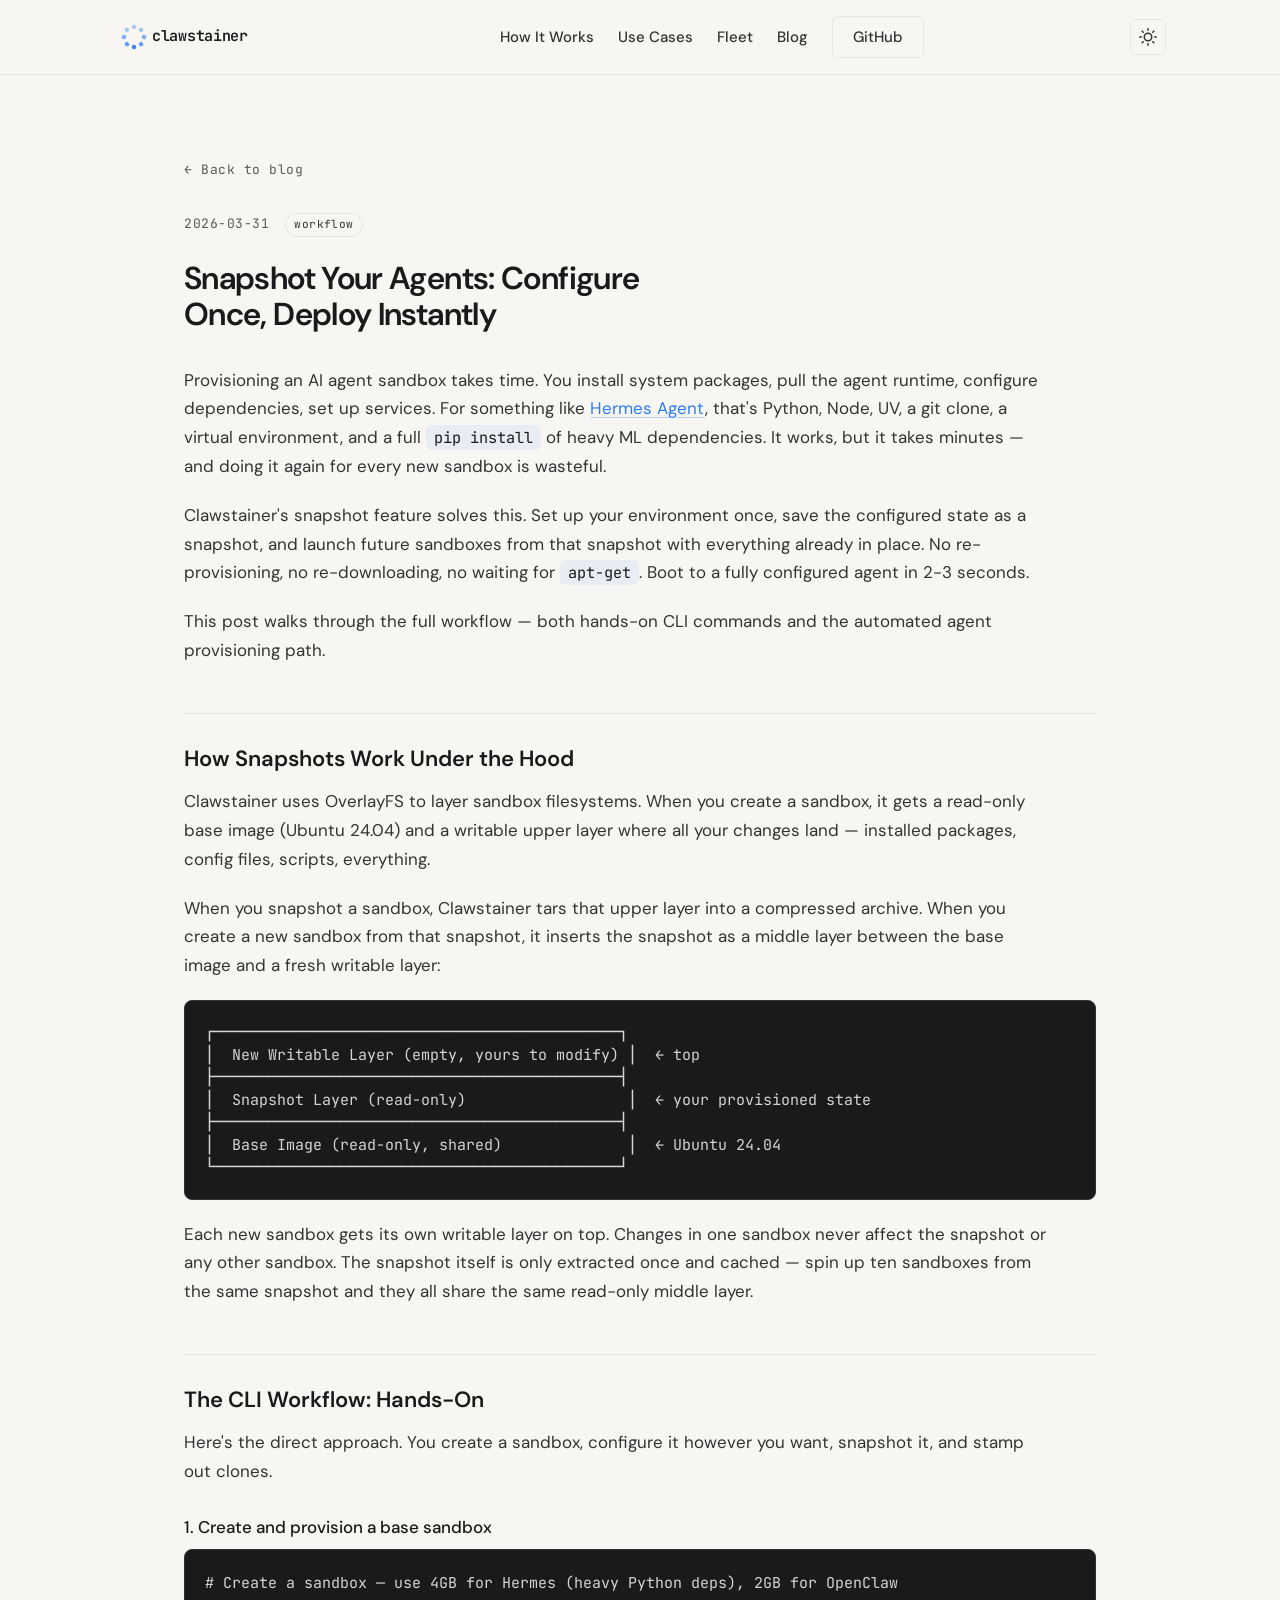
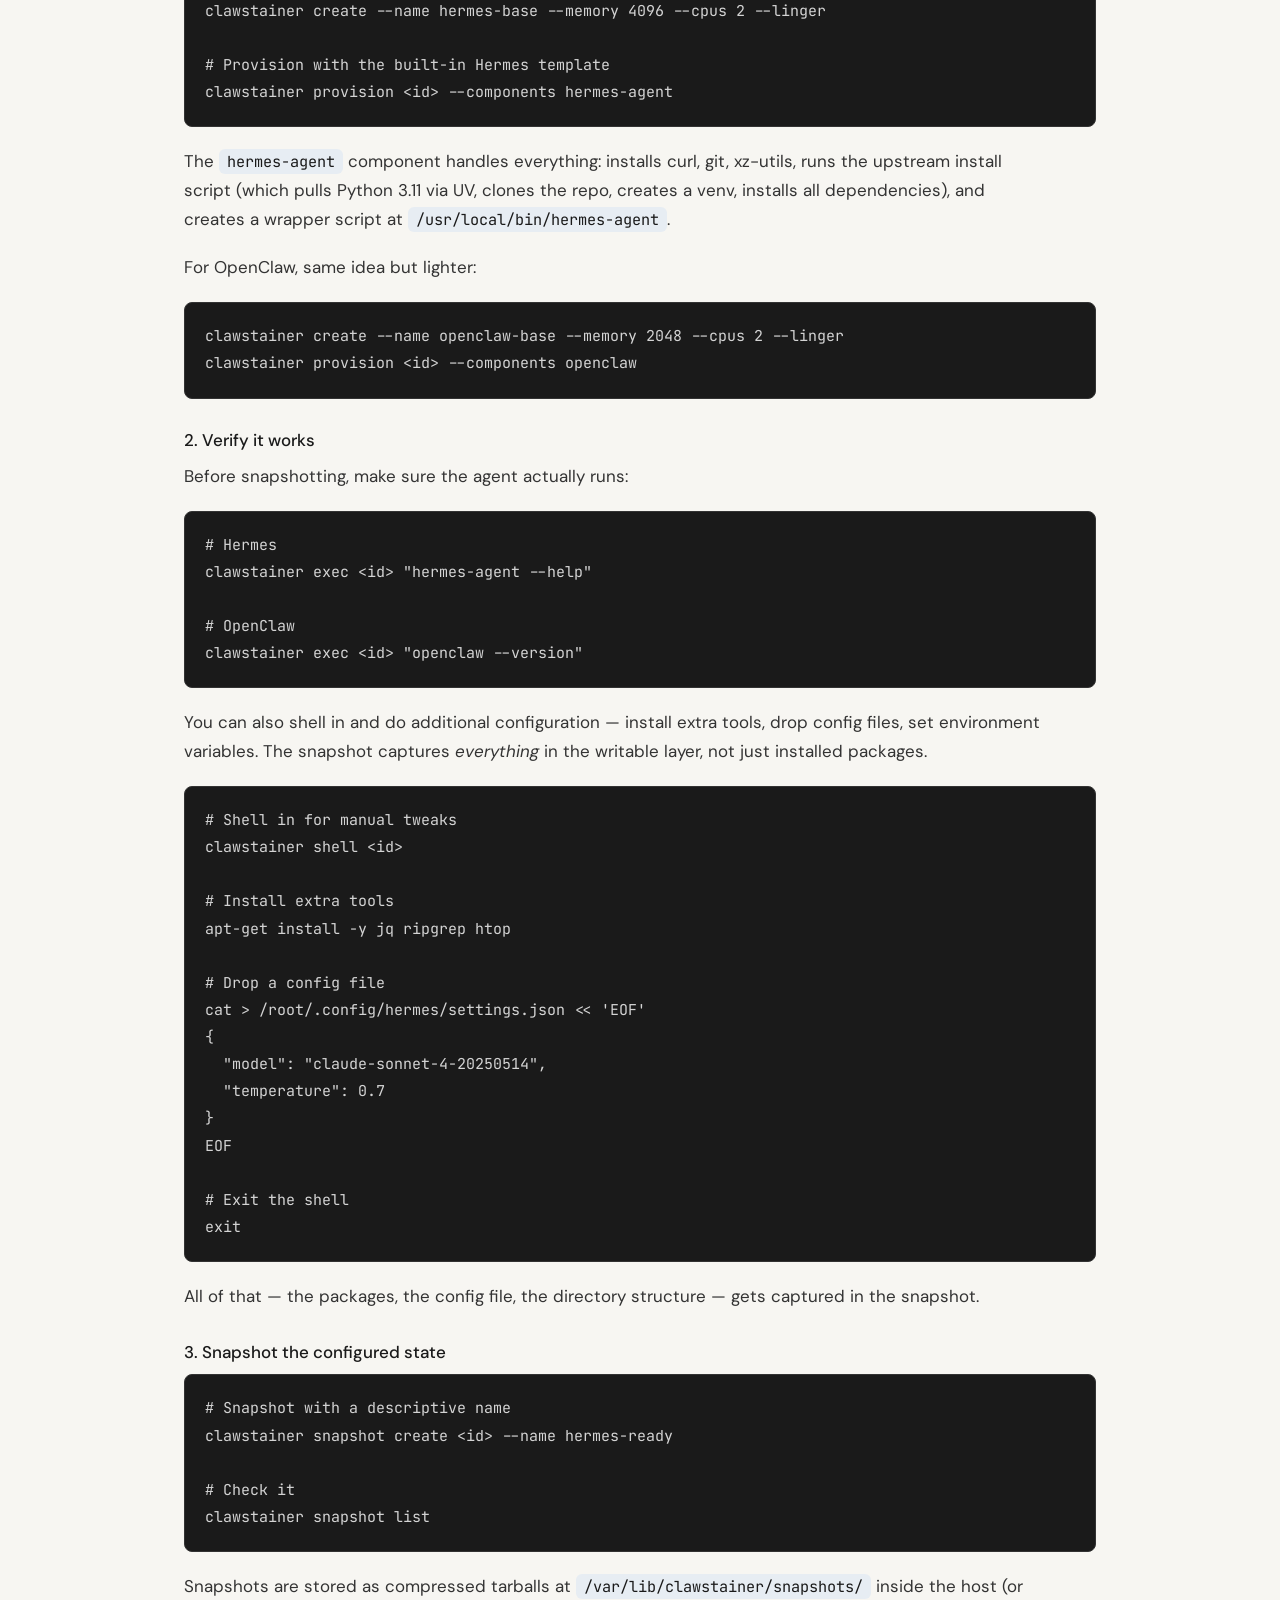
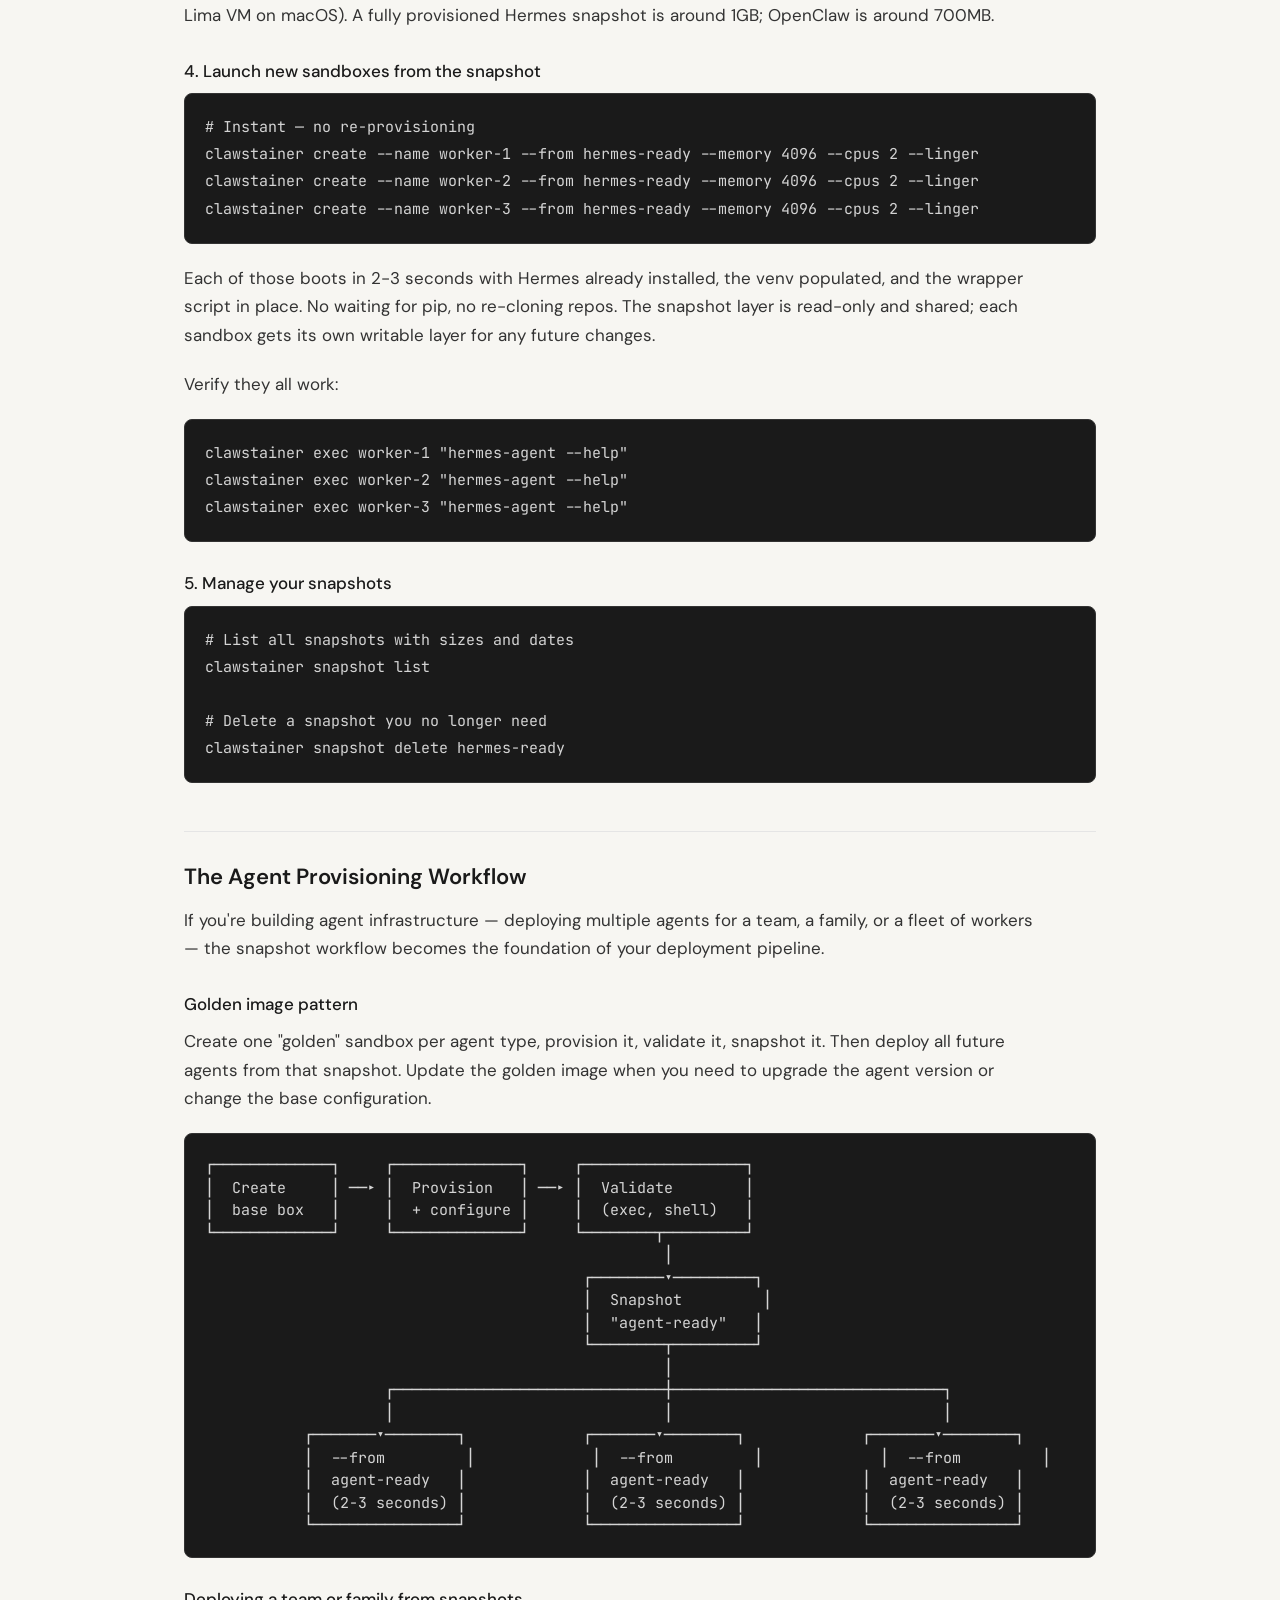
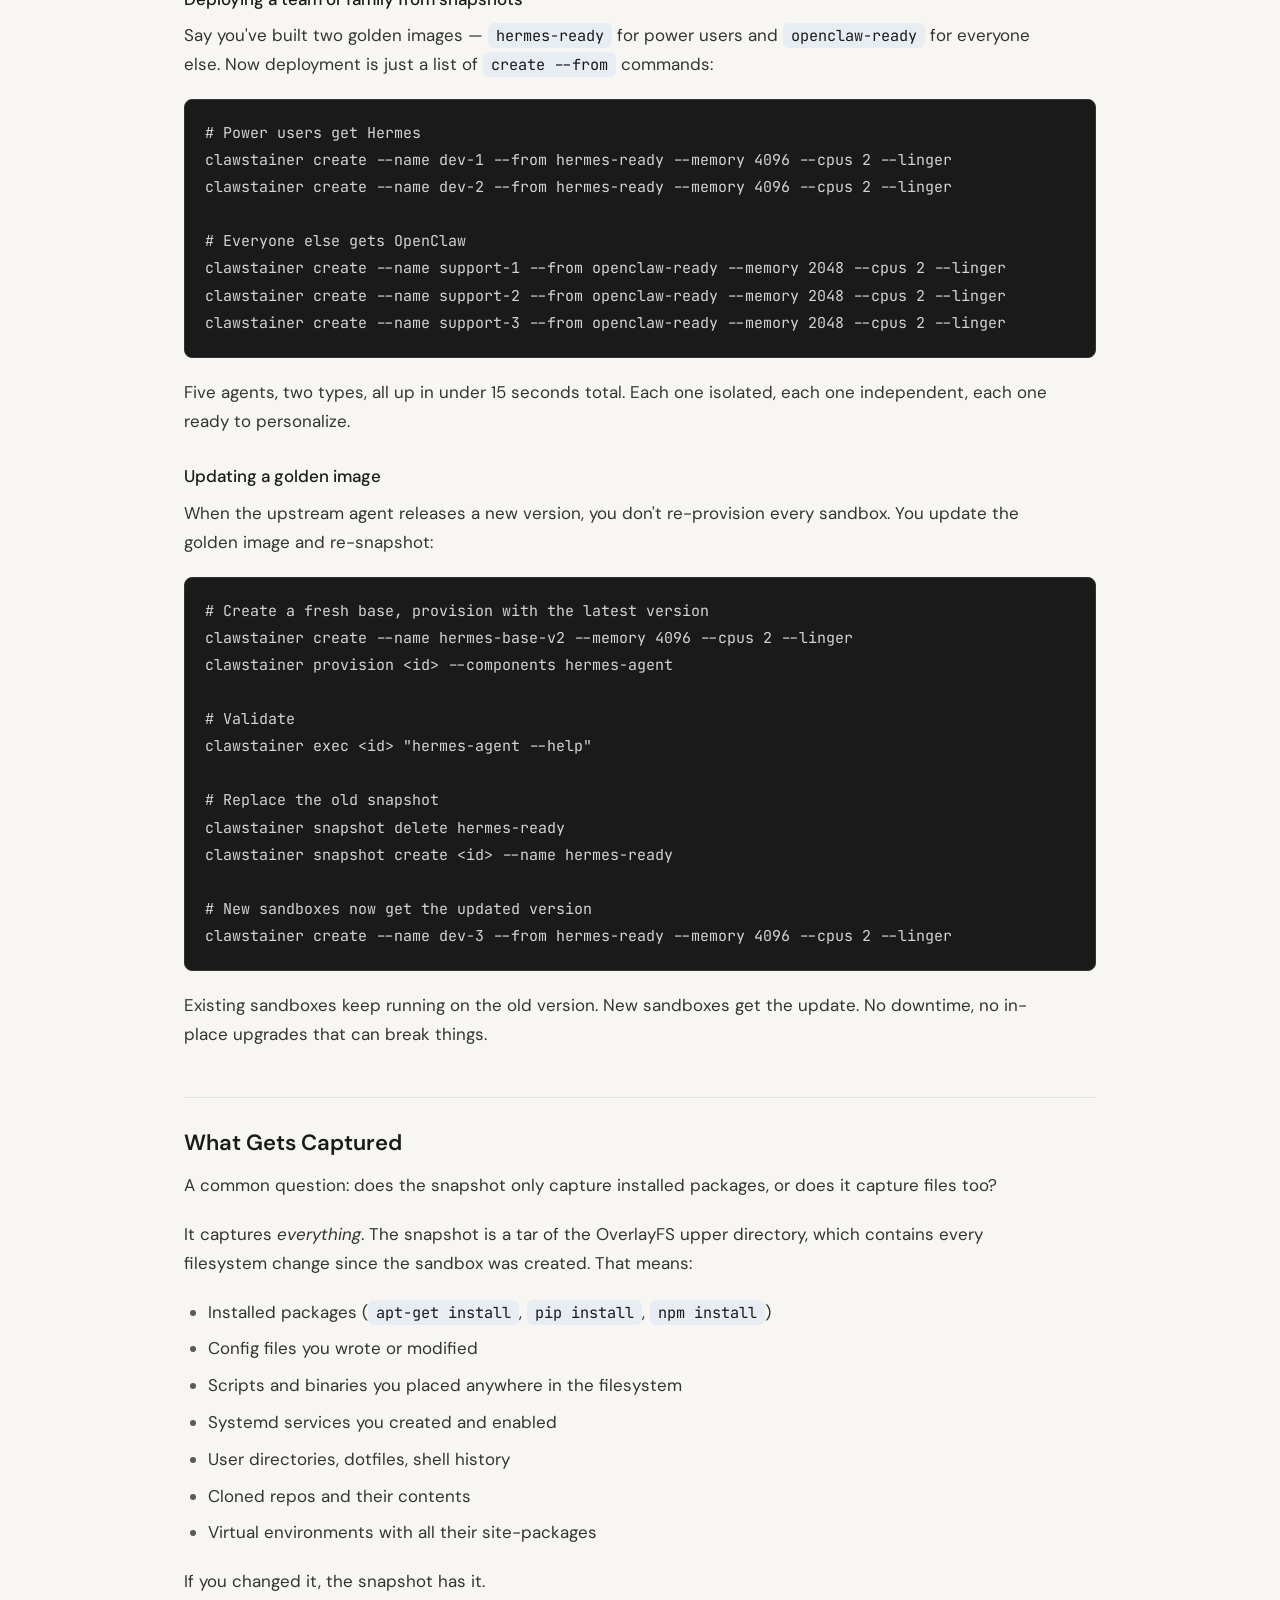
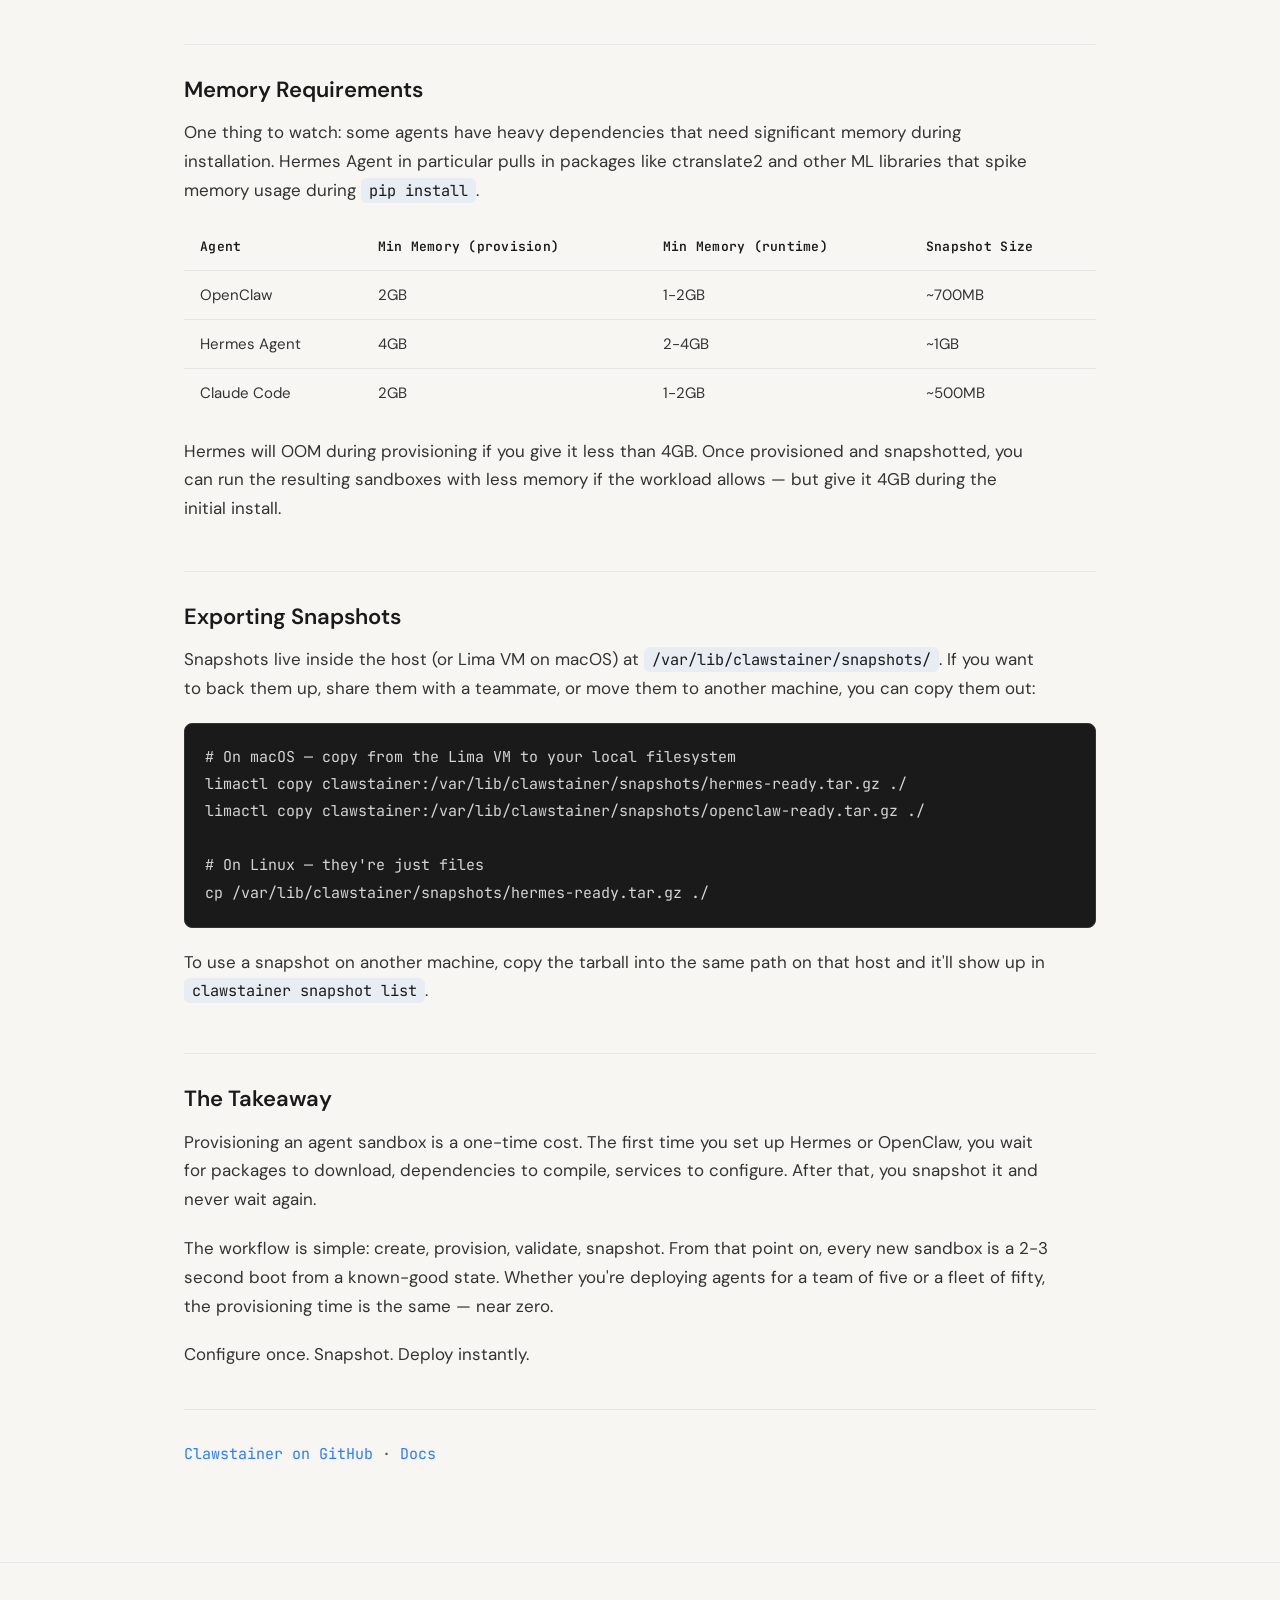
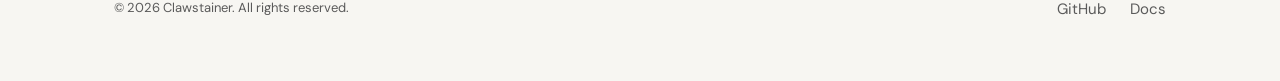
<file: blog/snapshot-your-agents.html>
<!DOCTYPE html>
<html lang="en">
<head>
  <meta charset="UTF-8">
  <meta name="viewport" content="width=device-width, initial-scale=1.0">
  <title>Snapshot Your Agents: Configure Once, Deploy Instantly — Clawstainer</title>
  <meta name="description" content="Set up your agent environment once, snapshot it, and launch future sandboxes with everything already in place. No re-provisioning, no waiting.">

  <link rel="icon" type="image/svg+xml" href="../favicon.svg">

  <!-- Fonts -->
  <link rel="preconnect" href="https://fonts.googleapis.com">
  <link rel="preconnect" href="https://fonts.gstatic.com" crossorigin>
  <link href="https://fonts.googleapis.com/css2?family=DM+Sans:wght@400;500;600;700&family=Inter:wght@400;500;600&family=JetBrains+Mono:wght@400;500;600;700&display=swap" rel="stylesheet">
  <script>
    (function() {
      var t = localStorage.getItem('theme');
      if (t) document.documentElement.setAttribute('data-theme', t);
    })();
  </script>

  <link rel="stylesheet" href="../base.css">
  <link rel="stylesheet" href="../style.css">
</head>
<body>

  <!-- ==================== HEADER ==================== -->
  <header class="site-header">
    <div class="container">
      <a href="../index.html" class="logo-group" aria-label="Clawstainer home">
        <svg width="180" height="40" viewBox="0 0 360 80" aria-hidden="true">
          <g class="logo-dots">
            <rect x="56.00" y="36.00" width="8.00" height="8.00" rx="1.5" fill="currentColor" opacity="0.60" transform="rotate(22.0 60.00 40.00)"/>
            <rect x="50.14" y="50.14" width="8.00" height="8.00" rx="1.5" fill="currentColor" opacity="0.75" transform="rotate(67.0 54.14 54.14)"/>
            <rect x="36.00" y="56.00" width="8.00" height="8.00" rx="1.5" fill="currentColor" opacity="0.95" transform="rotate(112.0 40.00 60.00)"/>
            <rect x="21.86" y="50.14" width="8.00" height="8.00" rx="1.5" fill="currentColor" opacity="0.75" transform="rotate(157.0 25.86 54.14)"/>
            <rect x="16.00" y="36.00" width="8.00" height="8.00" rx="1.5" fill="currentColor" opacity="0.60" transform="rotate(202.0 20.00 40.00)"/>
            <rect x="21.86" y="21.86" width="8.00" height="8.00" rx="1.5" fill="currentColor" opacity="0.40" transform="rotate(247.0 25.86 25.86)"/>
            <rect x="36.00" y="16.00" width="8.00" height="8.00" rx="1.5" fill="currentColor" opacity="0.40" transform="rotate(292.0 40.00 20.00)"/>
            <rect x="50.14" y="21.86" width="8.00" height="8.00" rx="1.5" fill="currentColor" opacity="0.40" transform="rotate(337.0 54.14 25.86)"/>
          </g>
          <text x="76" y="47" font-family="'JetBrains Mono', monospace" font-size="30" font-weight="600" fill="currentColor" letter-spacing="-0.02em">clawstainer</text>
        </svg>
      </a>
      <nav>
        <ul class="nav-links" role="list">
          <li><a href="../index.html#how">How It Works</a></li>
          <li><a href="../index.html#use-cases">Use Cases</a></li>
          <li><a href="../index.html#fleet">Fleet</a></li>
          <li><a href="./index.html">Blog</a></li>
          <li><a href="https://github.com/friscobrisco/clawstainer" target="_blank" rel="noopener noreferrer" class="btn-ghost">GitHub</a></li>
        </ul>
      </nav>
      <button class="menu-toggle" aria-label="Toggle menu" onclick="this.previousElementSibling.classList.toggle('open')">
        <svg width="24" height="24" viewBox="0 0 24 24" fill="none" stroke="currentColor" stroke-width="2" stroke-linecap="round" stroke-linejoin="round"><line x1="3" y1="6" x2="21" y2="6"/><line x1="3" y1="12" x2="21" y2="12"/><line x1="3" y1="18" x2="21" y2="18"/></svg>
      </button>
      <button class="theme-toggle" aria-label="Toggle theme" onclick="toggleTheme()">
        <svg class="icon-sun" width="18" height="18" viewBox="0 0 24 24" fill="none" stroke="currentColor" stroke-width="2" stroke-linecap="round" stroke-linejoin="round"><circle cx="12" cy="12" r="5"/><line x1="12" y1="1" x2="12" y2="3"/><line x1="12" y1="21" x2="12" y2="23"/><line x1="4.22" y1="4.22" x2="5.64" y2="5.64"/><line x1="18.36" y1="18.36" x2="19.78" y2="19.78"/><line x1="1" y1="12" x2="3" y2="12"/><line x1="21" y1="12" x2="23" y2="12"/><line x1="4.22" y1="19.78" x2="5.64" y2="18.36"/><line x1="18.36" y1="5.64" x2="19.78" y2="4.22"/></svg>
        <svg class="icon-moon" width="18" height="18" viewBox="0 0 24 24" fill="none" stroke="currentColor" stroke-width="2" stroke-linecap="round" stroke-linejoin="round"><path d="M21 12.79A9 9 0 1 1 11.21 3 7 7 0 0 0 21 12.79z"/></svg>
      </button>
    </div>
  </header>

  <main>
    <div class="post-header">
      <a href="./index.html" class="post-back">&larr; Back to blog</a>
      <div class="post-meta">
        <span class="blog-entry-date">2026-03-31</span>
        <span class="blog-entry-tag">workflow</span>
      </div>
      <h1>Snapshot Your Agents: Configure Once, Deploy Instantly</h1>
    </div>

    <article class="post-body">
      <p>Provisioning an AI agent sandbox takes time. You install system packages, pull the agent runtime, configure dependencies, set up services. For something like <a href="https://github.com/NousResearch/hermes-agent">Hermes Agent</a>, that's Python, Node, UV, a git clone, a virtual environment, and a full <code>pip install</code> of heavy ML dependencies. It works, but it takes minutes — and doing it again for every new sandbox is wasteful.</p>

      <p>Clawstainer's snapshot feature solves this. Set up your environment once, save the configured state as a snapshot, and launch future sandboxes from that snapshot with everything already in place. No re-provisioning, no re-downloading, no waiting for <code>apt-get</code>. Boot to a fully configured agent in 2-3 seconds.</p>

      <p>This post walks through the full workflow — both hands-on CLI commands and the automated agent provisioning path.</p>

      <h2>How Snapshots Work Under the Hood</h2>

      <p>Clawstainer uses OverlayFS to layer sandbox filesystems. When you create a sandbox, it gets a read-only base image (Ubuntu 24.04) and a writable upper layer where all your changes land — installed packages, config files, scripts, everything.</p>

      <p>When you snapshot a sandbox, Clawstainer tars that upper layer into a compressed archive. When you create a new sandbox from that snapshot, it inserts the snapshot as a middle layer between the base image and a fresh writable layer:</p>

<div class="diagram">┌─────────────────────────────────────────────┐
│  New Writable Layer (empty, yours to modify) │  &larr; top
├─────────────────────────────────────────────┤
│  Snapshot Layer (read-only)                  │  &larr; your provisioned state
├─────────────────────────────────────────────┤
│  Base Image (read-only, shared)              │  &larr; Ubuntu 24.04
└─────────────────────────────────────────────┘</div>

      <p>Each new sandbox gets its own writable layer on top. Changes in one sandbox never affect the snapshot or any other sandbox. The snapshot itself is only extracted once and cached — spin up ten sandboxes from the same snapshot and they all share the same read-only middle layer.</p>

      <h2>The CLI Workflow: Hands-On</h2>

      <p>Here's the direct approach. You create a sandbox, configure it however you want, snapshot it, and stamp out clones.</p>

      <h3>1. Create and provision a base sandbox</h3>

<pre><code># Create a sandbox — use 4GB for Hermes (heavy Python deps), 2GB for OpenClaw
clawstainer create --name hermes-base --memory 4096 --cpus 2 --linger

# Provision with the built-in Hermes template
clawstainer provision &lt;id&gt; --components hermes-agent</code></pre>

      <p>The <code>hermes-agent</code> component handles everything: installs curl, git, xz-utils, runs the upstream install script (which pulls Python 3.11 via UV, clones the repo, creates a venv, installs all dependencies), and creates a wrapper script at <code>/usr/local/bin/hermes-agent</code>.</p>

      <p>For OpenClaw, same idea but lighter:</p>

<pre><code>clawstainer create --name openclaw-base --memory 2048 --cpus 2 --linger
clawstainer provision &lt;id&gt; --components openclaw</code></pre>

      <h3>2. Verify it works</h3>

      <p>Before snapshotting, make sure the agent actually runs:</p>

<pre><code># Hermes
clawstainer exec &lt;id&gt; "hermes-agent --help"

# OpenClaw
clawstainer exec &lt;id&gt; "openclaw --version"</code></pre>

      <p>You can also shell in and do additional configuration — install extra tools, drop config files, set environment variables. The snapshot captures <em>everything</em> in the writable layer, not just installed packages.</p>

<pre><code># Shell in for manual tweaks
clawstainer shell &lt;id&gt;

# Install extra tools
apt-get install -y jq ripgrep htop

# Drop a config file
cat &gt; /root/.config/hermes/settings.json &lt;&lt; 'EOF'
{
  "model": "claude-sonnet-4-20250514",
  "temperature": 0.7
}
EOF

# Exit the shell
exit</code></pre>

      <p>All of that — the packages, the config file, the directory structure — gets captured in the snapshot.</p>

      <h3>3. Snapshot the configured state</h3>

<pre><code># Snapshot with a descriptive name
clawstainer snapshot create &lt;id&gt; --name hermes-ready

# Check it
clawstainer snapshot list</code></pre>

      <p>Snapshots are stored as compressed tarballs at <code>/var/lib/clawstainer/snapshots/</code> inside the host (or Lima VM on macOS). A fully provisioned Hermes snapshot is around 1GB; OpenClaw is around 700MB.</p>

      <h3>4. Launch new sandboxes from the snapshot</h3>

<pre><code># Instant — no re-provisioning
clawstainer create --name worker-1 --from hermes-ready --memory 4096 --cpus 2 --linger
clawstainer create --name worker-2 --from hermes-ready --memory 4096 --cpus 2 --linger
clawstainer create --name worker-3 --from hermes-ready --memory 4096 --cpus 2 --linger</code></pre>

      <p>Each of those boots in 2-3 seconds with Hermes already installed, the venv populated, and the wrapper script in place. No waiting for pip, no re-cloning repos. The snapshot layer is read-only and shared; each sandbox gets its own writable layer for any future changes.</p>

      <p>Verify they all work:</p>

<pre><code>clawstainer exec worker-1 "hermes-agent --help"
clawstainer exec worker-2 "hermes-agent --help"
clawstainer exec worker-3 "hermes-agent --help"</code></pre>

      <h3>5. Manage your snapshots</h3>

<pre><code># List all snapshots with sizes and dates
clawstainer snapshot list

# Delete a snapshot you no longer need
clawstainer snapshot delete hermes-ready</code></pre>

      <h2>The Agent Provisioning Workflow</h2>

      <p>If you're building agent infrastructure — deploying multiple agents for a team, a family, or a fleet of workers — the snapshot workflow becomes the foundation of your deployment pipeline.</p>

      <h3>Golden image pattern</h3>

      <p>Create one "golden" sandbox per agent type, provision it, validate it, snapshot it. Then deploy all future agents from that snapshot. Update the golden image when you need to upgrade the agent version or change the base configuration.</p>

<div class="diagram">┌─────────────┐     ┌──────────────┐     ┌──────────────────┐
│  Create     │ ──▸ │  Provision   │ ──▸ │  Validate        │
│  base box   │     │  + configure │     │  (exec, shell)   │
└─────────────┘     └──────────────┘     └────────┬─────────┘
                                                   │
                                          ┌────────▾─────────┐
                                          │  Snapshot         │
                                          │  "agent-ready"   │
                                          └────────┬─────────┘
                                                   │
                    ┌──────────────────────────────┼──────────────────────────────┐
                    │                              │                              │
           ┌───────▾────────┐             ┌───────▾────────┐             ┌───────▾────────┐
           │  --from         │             │  --from         │             │  --from         │
           │  agent-ready   │             │  agent-ready   │             │  agent-ready   │
           │  (2-3 seconds) │             │  (2-3 seconds) │             │  (2-3 seconds) │
           └────────────────┘             └────────────────┘             └────────────────┘</div>

      <h3>Deploying a team or family from snapshots</h3>

      <p>Say you've built two golden images — <code>hermes-ready</code> for power users and <code>openclaw-ready</code> for everyone else. Now deployment is just a list of <code>create --from</code> commands:</p>

<pre><code># Power users get Hermes
clawstainer create --name dev-1 --from hermes-ready --memory 4096 --cpus 2 --linger
clawstainer create --name dev-2 --from hermes-ready --memory 4096 --cpus 2 --linger

# Everyone else gets OpenClaw
clawstainer create --name support-1 --from openclaw-ready --memory 2048 --cpus 2 --linger
clawstainer create --name support-2 --from openclaw-ready --memory 2048 --cpus 2 --linger
clawstainer create --name support-3 --from openclaw-ready --memory 2048 --cpus 2 --linger</code></pre>

      <p>Five agents, two types, all up in under 15 seconds total. Each one isolated, each one independent, each one ready to personalize.</p>

      <h3>Updating a golden image</h3>

      <p>When the upstream agent releases a new version, you don't re-provision every sandbox. You update the golden image and re-snapshot:</p>

<pre><code># Create a fresh base, provision with the latest version
clawstainer create --name hermes-base-v2 --memory 4096 --cpus 2 --linger
clawstainer provision &lt;id&gt; --components hermes-agent

# Validate
clawstainer exec &lt;id&gt; "hermes-agent --help"

# Replace the old snapshot
clawstainer snapshot delete hermes-ready
clawstainer snapshot create &lt;id&gt; --name hermes-ready

# New sandboxes now get the updated version
clawstainer create --name dev-3 --from hermes-ready --memory 4096 --cpus 2 --linger</code></pre>

      <p>Existing sandboxes keep running on the old version. New sandboxes get the update. No downtime, no in-place upgrades that can break things.</p>

      <h2>What Gets Captured</h2>

      <p>A common question: does the snapshot only capture installed packages, or does it capture files too?</p>

      <p>It captures <em>everything</em>. The snapshot is a tar of the OverlayFS upper directory, which contains every filesystem change since the sandbox was created. That means:</p>

      <ul>
        <li>Installed packages (<code>apt-get install</code>, <code>pip install</code>, <code>npm install</code>)</li>
        <li>Config files you wrote or modified</li>
        <li>Scripts and binaries you placed anywhere in the filesystem</li>
        <li>Systemd services you created and enabled</li>
        <li>User directories, dotfiles, shell history</li>
        <li>Cloned repos and their contents</li>
        <li>Virtual environments with all their site-packages</li>
      </ul>

      <p>If you changed it, the snapshot has it.</p>

      <h2>Memory Requirements</h2>

      <p>One thing to watch: some agents have heavy dependencies that need significant memory during installation. Hermes Agent in particular pulls in packages like ctranslate2 and other ML libraries that spike memory usage during <code>pip install</code>.</p>

      <div class="table-wrap">
        <table>
          <thead>
            <tr>
              <th>Agent</th>
              <th>Min Memory (provision)</th>
              <th>Min Memory (runtime)</th>
              <th>Snapshot Size</th>
            </tr>
          </thead>
          <tbody>
            <tr>
              <td>OpenClaw</td>
              <td>2GB</td>
              <td>1-2GB</td>
              <td>~700MB</td>
            </tr>
            <tr>
              <td>Hermes Agent</td>
              <td>4GB</td>
              <td>2-4GB</td>
              <td>~1GB</td>
            </tr>
            <tr>
              <td>Claude Code</td>
              <td>2GB</td>
              <td>1-2GB</td>
              <td>~500MB</td>
            </tr>
          </tbody>
        </table>
      </div>

      <p>Hermes will OOM during provisioning if you give it less than 4GB. Once provisioned and snapshotted, you can run the resulting sandboxes with less memory if the workload allows — but give it 4GB during the initial install.</p>

      <h2>Exporting Snapshots</h2>

      <p>Snapshots live inside the host (or Lima VM on macOS) at <code>/var/lib/clawstainer/snapshots/</code>. If you want to back them up, share them with a teammate, or move them to another machine, you can copy them out:</p>

<pre><code># On macOS — copy from the Lima VM to your local filesystem
limactl copy clawstainer:/var/lib/clawstainer/snapshots/hermes-ready.tar.gz ./
limactl copy clawstainer:/var/lib/clawstainer/snapshots/openclaw-ready.tar.gz ./

# On Linux — they're just files
cp /var/lib/clawstainer/snapshots/hermes-ready.tar.gz ./</code></pre>

      <p>To use a snapshot on another machine, copy the tarball into the same path on that host and it'll show up in <code>clawstainer snapshot list</code>.</p>

      <h2>The Takeaway</h2>

      <p>Provisioning an agent sandbox is a one-time cost. The first time you set up Hermes or OpenClaw, you wait for packages to download, dependencies to compile, services to configure. After that, you snapshot it and never wait again.</p>

      <p>The workflow is simple: create, provision, validate, snapshot. From that point on, every new sandbox is a 2-3 second boot from a known-good state. Whether you're deploying agents for a team of five or a fleet of fifty, the provisioning time is the same — near zero.</p>

      <p>Configure once. Snapshot. Deploy instantly.</p>

      <div class="post-footer-links">
        <a href="https://github.com/friscobrisco/clawstainer">Clawstainer on GitHub</a> &middot; <a href="https://github.com/friscobrisco/clawstainer/blob/main/docs.md">Docs</a>
      </div>
    </article>
  </main>

  <!-- ==================== FOOTER ==================== -->
  <footer class="site-footer">
    <div class="container">
      <span class="footer-text">&copy; 2026 Clawstainer. All rights reserved.</span>
      <ul class="footer-links" role="list">
        <li><a href="https://github.com/friscobrisco/clawstainer" target="_blank" rel="noopener noreferrer">GitHub</a></li>
        <li><a href="https://github.com/friscobrisco/clawstainer/blob/main/docs.md" target="_blank" rel="noopener noreferrer">Docs</a></li>
      </ul>
    </div>
  </footer>

<script>
  function toggleTheme() {
    var root = document.documentElement;
    var current = root.getAttribute('data-theme');
    var next;
    if (current === 'light') next = 'dark';
    else if (current === 'dark') next = 'light';
    else next = window.matchMedia('(prefers-color-scheme: light)').matches ? 'dark' : 'light';
    root.setAttribute('data-theme', next);
    localStorage.setItem('theme', next);
  }
  </script>
</body>
</html>
</file>
<file: base.css>
/* base.css */
*, *::before, *::after { box-sizing: border-box; margin: 0; padding: 0; }

html {
  -moz-text-size-adjust: none;
  -webkit-text-size-adjust: none;
  text-size-adjust: none;
  -webkit-font-smoothing: antialiased;
  -moz-osx-font-smoothing: grayscale;
  text-rendering: optimizeLegibility;
  scroll-behavior: smooth;
  hanging-punctuation: first last;
  scroll-padding-top: var(--space-16);
}

body {
  min-height: 100dvh;
  line-height: 1.6;
  font-family: var(--font-body, sans-serif);
  font-size: var(--text-base);
  color: var(--color-text);
  background-color: var(--color-bg);
  overflow-x: hidden;
}

img, picture, video, canvas, svg { display: block; max-width: 100%; height: auto; }
ul[role="list"], ol[role="list"] { list-style: none; }
input, button, textarea, select { font: inherit; color: inherit; }

h1, h2, h3, h4, h5, h6 { text-wrap: balance; line-height: 1.15; }
p, li, figcaption { text-wrap: pretty; max-width: 72ch; }

::selection {
  background: oklch(from var(--color-primary) l c h / 0.25);
  color: var(--color-text);
}

:focus-visible {
  outline: 2px solid var(--color-primary);
  outline-offset: 3px;
  border-radius: var(--radius-sm);
}

@media (prefers-reduced-motion: reduce) {
  *, *::before, *::after {
    animation-duration: 0.01ms !important;
    animation-iteration-count: 1 !important;
    transition-duration: 0.01ms !important;
    scroll-behavior: auto !important;
  }
}

button { cursor: pointer; background: none; border: none; }
table { border-collapse: collapse; width: 100%; }

a, button, [role="button"], [role="link"], input, textarea, select {
  transition: color var(--transition-fast, 150ms ease),
              background var(--transition-fast, 150ms ease),
              border-color var(--transition-fast, 150ms ease),
              box-shadow var(--transition-fast, 150ms ease);
}

.sr-only {
  position: absolute; width: 1px; height: 1px; padding: 0; margin: -1px;
  overflow: hidden; clip: rect(0, 0, 0, 0); white-space: nowrap; border-width: 0;
}
</file>
<file: style.css>
/* ============================================================
   CLAWSTAINER — Minimal Dark
   Clean dark background, monospace headings, neutral palette
   with a single accent. Vercel/Linear-inspired.
   ============================================================ */

/* --- Type Scale --- */
:root {
  --text-xs:   clamp(0.75rem,  0.7rem  + 0.25vw, 0.8125rem);
  --text-sm:   clamp(0.8125rem, 0.78rem + 0.2vw, 0.9375rem);
  --text-base: clamp(0.9375rem, 0.9rem  + 0.2vw, 1.0625rem);
  --text-lg:   clamp(1.125rem, 1rem    + 0.65vw, 1.375rem);
  --text-xl:   clamp(1.375rem, 1.1rem  + 1.1vw,  2rem);
  --text-2xl:  clamp(1.75rem,  1.1rem  + 2.2vw,  3rem);
}

/* --- Spacing (4px base) --- */
:root {
  --space-1:  0.25rem;
  --space-2:  0.5rem;
  --space-3:  0.75rem;
  --space-4:  1rem;
  --space-5:  1.25rem;
  --space-6:  1.5rem;
  --space-8:  2rem;
  --space-10: 2.5rem;
  --space-12: 3rem;
  --space-16: 4rem;
  --space-20: 5rem;
  --space-24: 6rem;
  --space-32: 8rem;
}

/* --- Color Palette: Minimal Dark --- */
:root {
  --color-bg:              #09090b;
  --color-surface:         #111113;
  --color-surface-2:       #18181b;
  --color-border:          rgba(255, 255, 255, 0.08);
  --color-divider:         rgba(255, 255, 255, 0.05);

  --color-text:            #ededef;
  --color-text-secondary:  #a0a0a8;
  --color-text-muted:      #63636e;

  --color-primary:         #56afbe;
  --color-primary-light:   #7ec8d4;
  --color-primary-muted:   rgba(86, 175, 190, 0.15);

  /* terminal (stays dark in both themes) */
  --terminal-bg:           #111113;
  --terminal-surface:      rgba(255, 255, 255, 0.02);
  --terminal-border:       rgba(255, 255, 255, 0.08);
  --terminal-text:         #d4d4d4;
  --terminal-muted:        #63636e;

  /* syntax highlighting only */
  --color-syntax-flag:     #c4845c;
  --color-syntax-string:   #5dba72;
  --color-syntax-comment:  #505060;

  --radius-sm: 6px;
  --radius-md: 8px;
  --radius-lg: 12px;

  --transition-fast: 150ms ease;

  --content-narrow: 640px;
  --content-default: 960px;
  --content-wide: 1100px;

  --font-display: 'DM Sans', 'Inter', -apple-system, system-ui, sans-serif;
  --font-body: 'DM Sans', 'Inter', -apple-system, system-ui, sans-serif;
  --font-mono: 'JetBrains Mono', 'Fira Code', monospace;
}

/* --- No background grid — solid color --- */
body {
  background: var(--color-bg);
}

/* ============================================================
   UTILITY
   ============================================================ */
.container {
  max-width: var(--content-wide);
  margin-inline: auto;
  padding-inline: var(--space-6);
}

.annotation {
  font-family: var(--font-mono);
  font-size: var(--text-xs);
  color: var(--color-text-muted);
  letter-spacing: 0.08em;
  text-transform: uppercase;
}

.section-number {
  font-family: var(--font-mono);
  font-size: var(--text-xs);
  color: var(--color-text-muted);
  letter-spacing: 0.12em;
}

/* ============================================================
   HEADER / NAV
   ============================================================ */
.site-header {
  position: sticky;
  top: 0;
  z-index: 50;
  padding: var(--space-4) 0;
  background: rgba(9, 9, 11, 0.8);
  backdrop-filter: blur(16px);
  -webkit-backdrop-filter: blur(16px);
  border-bottom: 1px solid var(--color-border);
}

.site-header .container {
  display: flex;
  align-items: center;
  justify-content: space-between;
}

.logo-group {
  display: flex;
  align-items: center;
  gap: var(--space-3);
  text-decoration: none;
  color: var(--color-text);
}

.nav-links {
  display: flex;
  align-items: center;
  gap: var(--space-6);
  list-style: none;
}

.nav-links a {
  font-family: var(--font-body);
  font-size: var(--text-sm);
  font-weight: 450;
  color: var(--color-text-secondary);
  text-decoration: none;
  transition: color var(--transition-fast);
}

.nav-links a:hover {
  color: var(--color-text);
}

/* Hamburger / mobile menu toggle */
.menu-toggle {
  display: none;
  background: none;
  border: none;
  color: var(--color-text);
  cursor: pointer;
  padding: var(--space-2);
  -webkit-tap-highlight-color: transparent;
}

.menu-toggle svg {
  display: block;
}

/* ============================================================
   BUTTONS
   ============================================================ */
.btn-primary {
  display: inline-flex;
  align-items: center;
  gap: var(--space-2);
  padding: var(--space-2) var(--space-5);
  font-family: var(--font-mono);
  font-size: var(--text-sm);
  font-weight: 500;
  color: var(--color-bg);
  background: var(--color-text);
  border-radius: var(--radius-sm);
  text-decoration: none;
  transition: opacity var(--transition-fast),
              transform var(--transition-fast);
}

.btn-primary:hover {
  opacity: 0.85;
  transform: translateY(-1px);
}

.btn-primary:active {
  transform: translateY(0);
}

.btn-ghost {
  display: inline-flex;
  align-items: center;
  gap: var(--space-2);
  padding: var(--space-2) var(--space-5);
  font-family: var(--font-mono);
  font-size: var(--text-sm);
  font-weight: 500;
  color: var(--color-text-secondary);
  background: transparent;
  border: 1px solid var(--color-border);
  border-radius: var(--radius-sm);
  text-decoration: none;
  transition: border-color var(--transition-fast),
              color var(--transition-fast),
              transform var(--transition-fast);
}

.btn-ghost:hover {
  border-color: rgba(255, 255, 255, 0.2);
  color: var(--color-text);
  transform: translateY(-1px);
}

.btn-ghost:active {
  transform: translateY(0);
}

/* ============================================================
   HERO
   ============================================================ */
.hero {
  padding: clamp(var(--space-16), 12vw, var(--space-32)) 0 clamp(var(--space-12), 8vw, var(--space-24));
  text-align: left;
}

.hero-kicker {
  font-family: var(--font-mono);
  font-size: var(--text-base);
  font-weight: 500;
  color: var(--color-primary);
  letter-spacing: 0.02em;
  margin-bottom: var(--space-4);
}

.hero h1 {
  font-family: var(--font-display);
  font-size: var(--text-2xl);
  font-weight: 600;
  color: var(--color-text);
  line-height: 1.15;
  max-width: 20ch;
  margin-bottom: var(--space-5);
  letter-spacing: -0.02em;
}

.hero h1 .highlight {
  color: var(--color-primary);
}

.hero-sub {
  font-family: var(--font-body);
  font-size: var(--text-lg);
  font-weight: 400;
  color: var(--color-text-secondary);
  max-width: 52ch;
  line-height: 1.55;
  margin-bottom: var(--space-6);
}

.hero-install {
  margin-bottom: var(--space-6);
}

.install-cmd {
  display: inline-flex;
  align-items: center;
  gap: var(--space-3);
  font-family: var(--font-mono);
  font-size: var(--text-base);
  font-weight: 400;
  color: var(--terminal-text);
  background: var(--terminal-bg);
  border: 1px solid var(--terminal-border);
  border-radius: var(--radius-md);
  padding: var(--space-3) var(--space-5);
}

.install-prompt {
  color: var(--terminal-muted);
  user-select: none;
}

.hero-actions {
  display: flex;
  gap: var(--space-3);
  align-items: center;
  flex-wrap: wrap;
}

/* ============================================================
   SECTIONS
   ============================================================ */
.section {
  padding: clamp(var(--space-12), 7vw, var(--space-20)) 0;
  position: relative;
}

.section-label {
  display: flex;
  align-items: center;
  gap: var(--space-3);
  margin-bottom: var(--space-8);
}

.section-label::after {
  content: '';
  flex: 1;
  height: 1px;
  background: var(--color-divider);
}

.section-heading {
  font-family: var(--font-display);
  font-size: var(--text-xl);
  font-weight: 600;
  color: var(--color-text);
  margin-bottom: var(--space-4);
  letter-spacing: -0.02em;
}

.section-desc {
  font-size: var(--text-base);
  color: var(--color-text-secondary);
  max-width: 56ch;
  margin-bottom: var(--space-10);
}

/* ============================================================
   HOW IT WORKS — Two-column with animated terminal
   ============================================================ */
.how-layout {
  display: grid;
  grid-template-columns: 1fr;
  gap: var(--space-8);
}

@media (min-width: 768px) {
  .how-layout {
    grid-template-columns: 1fr 1.3fr;
    gap: var(--space-10);
    align-items: start;
  }
}

.how-steps {
  display: flex;
  flex-direction: column;
  gap: var(--space-2);
}

.how-step {
  padding: var(--space-4) var(--space-5);
  border-radius: var(--radius-md);
  border-left: 2px solid transparent;
  transition: border-color 0.3s ease, background 0.3s ease, opacity 0.3s ease;
  opacity: 0.45;
}

.how-step--active {
  border-left-color: var(--color-primary);
  background: rgba(255, 255, 255, 0.02);
  opacity: 1;
}

.how-step h3 {
  font-family: var(--font-display);
  font-size: var(--text-base);
  font-weight: 500;
  color: var(--color-text);
  margin-bottom: var(--space-2);
}

.how-step p {
  font-size: var(--text-sm);
  color: var(--color-text-secondary);
  line-height: 1.6;
}

.how-terminal-wrap {
  position: sticky;
  top: calc(60px + var(--space-6));
  min-width: 0;
}

.how-steps {
  min-width: 0;
}

/* Animated terminal lines */
.term-line {
  transition: opacity 0.25s ease;
  min-height: 1.7em;
}

.term-blank {
  height: 0.85em;
}

.term-typed {
  color: var(--terminal-text);
}

/* ============================================================
   TERMINAL / CODE BLOCKS
   ============================================================ */
.terminal {
  background: var(--terminal-bg);
  border: 1px solid var(--terminal-border);
  border-radius: var(--radius-md);
  overflow: hidden;
  font-family: var(--font-mono);
  font-size: var(--text-sm);
  line-height: 1.7;
}

.terminal-header {
  display: flex;
  align-items: center;
  gap: 6px;
  padding: var(--space-3) var(--space-4);
  background: var(--terminal-surface);
  border-bottom: 1px solid var(--terminal-border);
}

.terminal-dot {
  width: 10px;
  height: 10px;
  border-radius: 50%;
  background: var(--terminal-muted);
  opacity: 0.3;
}

.terminal-dot:nth-child(1) { background: #f87171; opacity: 0.6; }
.terminal-dot:nth-child(2) { background: #fbbf24; opacity: 0.6; }
.terminal-dot:nth-child(3) { background: #4ade80; opacity: 0.6; }

.terminal-title {
  font-size: var(--text-xs);
  color: var(--terminal-muted);
  margin-left: var(--space-2);
}

.terminal-body {
  padding: var(--space-4) var(--space-5);
  overflow-x: auto;
}

.terminal-body code {
  color: var(--terminal-text);
  white-space: pre;
}

.terminal-body .prompt {
  color: var(--terminal-muted);
  user-select: none;
}

.terminal-body .comment {
  color: var(--color-syntax-comment);
}

.terminal-body .flag {
  color: var(--color-syntax-flag);
}

.terminal-body .string {
  color: var(--color-syntax-string);
}

/* ============================================================
   USE CASE BLOCKS — Full-width alternating sections
   ============================================================ */
.uc-block {
  padding: clamp(var(--space-10), 6vw, var(--space-16)) 0;
  border-top: 1px solid var(--color-divider);
}

.uc-block--alt {
  background: var(--color-surface);
}

.uc-header {
  display: flex;
  align-items: center;
  gap: var(--space-4);
  margin-bottom: var(--space-6);
}

.uc-number {
  font-family: var(--font-mono);
  font-size: var(--text-xl);
  font-weight: 600;
  color: var(--color-text-muted);
  opacity: 0.2;
  line-height: 1;
}

.use-case {
  display: grid;
  grid-template-columns: 1fr;
  gap: var(--space-8);
  align-items: start;
  min-width: 0;
}

.use-case-text,
.use-case-terminal {
  min-width: 0;
}

@media (min-width: 768px) {
  .use-case {
    grid-template-columns: 1fr 1fr;
    gap: var(--space-10);
    align-items: center;
  }

  .use-case--reverse .use-case-text {
    order: 2;
  }

  .use-case--reverse .use-case-terminal {
    order: 1;
  }
}

.use-case-tag {
  display: inline-block;
  padding: 3px var(--space-3);
  font-family: var(--font-mono);
  font-size: var(--text-xs);
  color: var(--color-text-secondary);
  background: rgba(255, 255, 255, 0.04);
  border: 1px solid var(--color-border);
  border-radius: 100px;
  letter-spacing: 0.04em;
}

.use-case-text h3 {
  font-family: var(--font-display);
  font-size: var(--text-lg);
  font-weight: 500;
  color: var(--color-text);
  margin-bottom: var(--space-3);
}

.use-case-text p {
  font-size: var(--text-base);
  color: var(--color-text-secondary);
  line-height: 1.6;
  margin-bottom: var(--space-3);
  overflow-wrap: break-word;
}

.use-case-detail {
  font-size: var(--text-sm) !important;
  color: var(--color-text-muted) !important;
}

/* ============================================================
   AGENT-POWERED SPLIT SECTION
   ============================================================ */
.agent-split {
  border-top: 1px solid var(--color-border);
}

.agent-split-top {
  background: var(--color-bg);
  padding: var(--space-16) 0 var(--space-12);
}

.agent-split-heading {
  margin-bottom: var(--space-10);
}

.agent-split-points {
  display: grid;
  grid-template-columns: 1fr;
  gap: var(--space-6);
}

@media (min-width: 640px) {
  .agent-split-points {
    grid-template-columns: repeat(3, 1fr);
    gap: var(--space-8);
  }
}

.agent-point {
  display: flex;
  flex-direction: column;
  gap: var(--space-3);
}

.agent-point-num {
  font-family: var(--font-mono);
  font-size: var(--text-xs);
  font-weight: 600;
  color: var(--color-primary);
  letter-spacing: 0.08em;
}

.agent-point p {
  font-size: var(--text-sm);
  color: var(--color-text-secondary);
  line-height: 1.65;
  margin: 0;
}

.agent-point p strong {
  color: var(--color-text);
  font-weight: 600;
}

/* Dark bottom half */
.agent-split-bottom {
  background: var(--terminal-bg);
  padding: var(--space-10) 0 var(--space-12);
}

.agent-terminal-full {
  max-width: 860px;
  margin: 0 auto;
  padding: 0 var(--space-6);
}

/* Branded panel header */
.agent-panel-header {
  display: flex;
  align-items: center;
  justify-content: space-between;
  padding: var(--space-4) var(--space-5);
  background: var(--terminal-surface);
  border: 1px solid var(--terminal-border);
  border-bottom: none;
  border-radius: var(--radius-md) var(--radius-md) 0 0;
}

.agent-panel-brand {
  display: flex;
  align-items: center;
  gap: var(--space-3);
}

.agent-panel-brand svg {
  color: var(--color-primary);
}

.agent-panel-name {
  font-family: var(--font-display);
  font-size: var(--text-sm);
  font-weight: 600;
  color: rgba(255, 255, 255, 0.85);
  letter-spacing: -0.01em;
}

.agent-panel-status {
  display: flex;
  align-items: center;
  gap: var(--space-2);
}

.agent-panel-live-dot {
  width: 7px;
  height: 7px;
  border-radius: 50%;
  background: #34D399;
  animation: pulse-live 2s ease-in-out infinite;
}

@keyframes pulse-live {
  0%, 100% { opacity: 1; }
  50% { opacity: 0.35; }
}

.agent-panel-live-label {
  font-family: var(--font-mono);
  font-size: 0.7rem;
  font-weight: 500;
  text-transform: uppercase;
  letter-spacing: 0.08em;
  color: #34D399;
}

/* Agent chat conversation UI */
.agent-chat {
  padding: var(--space-6) var(--space-5);
  background: var(--terminal-surface);
  border: 1px solid var(--terminal-border);
  border-top: none;
  border-radius: 0 0 var(--radius-md) var(--radius-md);
  display: flex;
  flex-direction: column;
  gap: var(--space-5);
  min-height: 320px;
}

.achat-hidden {
  opacity: 0;
  transform: translateY(6px);
  transition: opacity 0.35s ease, transform 0.35s ease;
}

.achat-visible {
  opacity: 1;
  transform: translateY(0);
}

.achat-msg {
  display: flex;
  gap: var(--space-3);
  align-items: flex-start;
  line-height: 1.6;
}

.achat-role {
  flex-shrink: 0;
  font-family: var(--font-mono);
  font-size: var(--text-sm);
  font-weight: 600;
  width: 20px;
  text-align: center;
  line-height: 1.6;
}

.achat-user .achat-role {
  color: var(--color-primary-light);
}

.achat-agent .achat-role {
  color: var(--color-syntax-string);
}

.achat-user .achat-text {
  color: #FFFFFF;
  font-family: var(--font-body);
  font-size: var(--text-sm);
  font-weight: 500;
}

.achat-agent .achat-text {
  color: rgba(255, 255, 255, 0.75);
  font-family: var(--font-body);
  font-size: var(--text-sm);
}

.achat-action {
  display: flex;
  align-items: center;
  gap: var(--space-3);
  padding: var(--space-3) var(--space-4);
  margin-left: 32px;
  background: rgba(255, 255, 255, 0.04);
  border: 1px solid var(--terminal-border);
  border-radius: var(--radius-sm);
  font-family: var(--font-mono);
  font-size: 0.8rem;
  overflow-x: auto;
}

.achat-action-label {
  flex-shrink: 0;
  font-size: 0.65rem;
  font-weight: 600;
  text-transform: uppercase;
  letter-spacing: 0.08em;
  color: var(--color-primary-light);
  background: rgba(86, 175, 190, 0.12);
  padding: 2px 8px;
  border-radius: 3px;
}

.achat-action-cmd {
  color: var(--terminal-muted);
  white-space: nowrap;
}

.achat-result {
  margin-left: 32px;
  font-family: var(--font-mono);
  font-size: 0.8rem;
  color: var(--color-syntax-string);
  padding-left: var(--space-4);
}

.achat-check {
  margin-right: var(--space-1);
}

/* Typing indicator */
.achat-typing {
  display: inline-flex;
  align-items: center;
  gap: 4px;
  padding: 4px 0;
}

.achat-typing span {
  width: 6px;
  height: 6px;
  border-radius: 50%;
  background: var(--terminal-muted);
  animation: typing-bounce 1.2s ease-in-out infinite;
}

.achat-typing span:nth-child(2) {
  animation-delay: 0.15s;
}

.achat-typing span:nth-child(3) {
  animation-delay: 0.3s;
}

@keyframes typing-bounce {
  0%, 60%, 100% { opacity: 0.3; transform: translateY(0); }
  30% { opacity: 1; transform: translateY(-3px); }
}

@media (max-width: 639px) {
  .achat-action {
    margin-left: 0;
    font-size: 0.72rem;
  }

  .achat-result {
    margin-left: 0;
  }

  .agent-chat {
    padding: var(--space-5) var(--space-4);
    gap: var(--space-4);
    min-height: 280px;
  }
}

/* ============================================================
   FLEET
   ============================================================ */
.fleet-section {
  background: var(--color-surface);
  border-top: 1px solid var(--color-border);
  border-bottom: 1px solid var(--color-border);
}

.fleet-layout {
  display: grid;
  grid-template-columns: 1fr;
  gap: var(--space-10);
}

@media (min-width: 768px) {
  .fleet-layout {
    grid-template-columns: 1fr 1.2fr;
    align-items: start;
  }
}

.fleet-text {
  min-width: 0;
}

.fleet-terminals {
  display: flex;
  flex-direction: column;
  gap: var(--space-4);
  min-width: 0;
}

/* ============================================================
   FEATURE PILLARS — 3-column cards
   ============================================================ */
.pillars-section {
  border-top: 1px solid var(--color-border);
  background: var(--color-surface);
}

.pillars-grid {
  display: grid;
  grid-template-columns: 1fr;
  gap: var(--space-6);
}

@media (min-width: 768px) {
  .pillars-grid {
    grid-template-columns: repeat(3, 1fr);
    gap: var(--space-6);
  }
}

.pillar-card {
  border: 1px solid var(--color-border);
  border-radius: var(--radius-lg);
  padding: var(--space-8) var(--space-6);
  background: var(--color-bg);
  display: flex;
  flex-direction: column;
}

.pillar-card h3 {
  font-family: var(--font-display);
  font-size: var(--text-lg);
  font-weight: 600;
  color: var(--color-text);
  line-height: 1.25;
  margin-bottom: var(--space-3);
}

.pillar-card p {
  font-size: var(--text-sm);
  color: var(--color-text-secondary);
  line-height: 1.6;
  margin-bottom: var(--space-6);
}

.pillar-card p code {
  font-family: var(--font-mono);
  font-size: 0.9em;
  color: var(--color-text);
  background: var(--color-primary-muted);
  padding: 2px var(--space-2);
  border-radius: var(--radius-sm);
}

.pillar-visual {
  margin-top: auto;
}

.pillar-svg {
  width: 100%;
  height: auto;
  display: block;
}

/* ============================================================
   CONTACT STRIP
   ============================================================ */
.contact-strip {
  background: var(--terminal-bg);
  padding: 0;
}

.contact-hero {
  text-align: center;
  padding: var(--space-16) var(--space-6) var(--space-10);
  border-bottom: 1px solid var(--terminal-border);
}

.contact-headline {
  font-family: var(--font-display);
  font-size: clamp(2rem, 1.4rem + 2.5vw, 3.25rem);
  font-weight: 700;
  color: #FFFFFF;
  line-height: 1.1;
  letter-spacing: -0.025em;
  display: block;
}

.contact-sub {
  font-family: var(--font-body);
  font-size: var(--text-base);
  color: var(--terminal-muted);
  margin-top: var(--space-4);
  text-align: center;
  max-width: none;
  margin-inline: auto;
}

.contact-actions {
  display: grid;
  grid-template-columns: 1fr;
}

@media (min-width: 640px) {
  .contact-actions {
    grid-template-columns: 1fr 1fr;
  }
}

.contact-action-card {
  display: flex;
  flex-direction: column;
  gap: var(--space-2);
  padding: var(--space-8) var(--space-6);
  text-decoration: none;
  border-bottom: 1px solid var(--terminal-border);
  transition: background var(--transition-fast);
  position: relative;
}

@media (min-width: 640px) {
  .contact-action-card {
    border-bottom: none;
  }

  .contact-action-card:first-child {
    border-right: 1px solid var(--terminal-border);
  }
}

.contact-action-card:hover {
  background: rgba(255, 255, 255, 0.04);
}

.contact-action-label {
  font-family: var(--font-display);
  font-size: var(--text-xl);
  font-weight: 600;
  color: #FFFFFF;
}

.contact-action-desc {
  font-family: var(--font-body);
  font-size: var(--text-sm);
  color: var(--terminal-muted);
  line-height: 1.5;
}

.contact-arrow {
  position: absolute;
  top: var(--space-8);
  right: var(--space-6);
  color: var(--terminal-muted);
  opacity: 0.5;
  transition: opacity var(--transition-fast), transform var(--transition-fast);
}

.contact-action-card:hover .contact-arrow {
  opacity: 1;
  color: var(--color-primary);
  transform: translateX(4px);
}

/* --- Contact form --- */
.contact-form-wrap {
  border-top: 1px solid var(--terminal-border);
  padding: var(--space-10) 0;
}

.contact-form-wrap[hidden] {
  display: none;
}

.contact-form {
  max-width: 640px;
}

.form-row {
  display: grid;
  grid-template-columns: 1fr 1fr;
  gap: var(--space-4);
  margin-bottom: var(--space-4);
}

@media (max-width: 520px) {
  .form-row {
    grid-template-columns: 1fr;
  }
}

.form-group {
  display: flex;
  flex-direction: column;
  gap: var(--space-2);
  margin-bottom: var(--space-4);
}

.form-group label {
  font-family: var(--font-body);
  font-size: var(--text-xs);
  font-weight: 600;
  color: rgba(255, 255, 255, 0.6);
  letter-spacing: 0.04em;
  text-transform: uppercase;
}

.form-group input,
.form-group textarea {
  font-family: var(--font-body);
  font-size: var(--text-sm);
  color: #FFFFFF;
  background: var(--terminal-surface);
  border: 1px solid var(--terminal-border);
  border-radius: var(--radius-sm);
  padding: var(--space-3) var(--space-4);
  transition: border-color var(--transition-fast);
}

.form-group input::placeholder,
.form-group textarea::placeholder {
  color: var(--terminal-muted);
}

.form-group input:focus,
.form-group textarea:focus {
  outline: none;
  border-color: var(--color-primary);
}

.form-group textarea {
  resize: vertical;
  min-height: 100px;
}

.contact-form .btn-primary {
  margin-top: var(--space-2);
}

/* ============================================================
   FOOTER
   ============================================================ */
.site-footer {
  padding: var(--space-8) 0;
  border-top: 1px solid var(--color-border);
}

.site-footer .container {
  display: flex;
  align-items: center;
  justify-content: space-between;
  flex-wrap: wrap;
  gap: var(--space-4);
}

.footer-text {
  font-family: var(--font-mono);
  font-size: var(--text-xs);
  color: var(--color-text-muted);
}

.footer-links {
  display: flex;
  gap: var(--space-6);
  list-style: none;
}

.footer-links a {
  font-family: var(--font-body);
  font-size: var(--text-sm);
  color: var(--color-text-muted);
  text-decoration: none;
  transition: color var(--transition-fast);
}

.footer-links a:hover {
  color: var(--color-text);
}

/* ============================================================
   SCROLL REVEALS
   ============================================================ */
.fade-in {
  opacity: 1;
}

@supports (animation-timeline: scroll()) {
  .fade-in {
    opacity: 0;
    animation: reveal-fade linear both;
    animation-timeline: view();
    animation-range: entry 0% entry 80%;
  }
}

@keyframes reveal-fade {
  to { opacity: 1; }
}

/* ============================================================
   BLOG INDEX
   ============================================================ */
.blog-header {
  padding: clamp(var(--space-12), 8vw, var(--space-20)) 0 var(--space-8);
}

.blog-header h1 {
  font-family: var(--font-display);
  font-size: var(--text-xl);
  font-weight: 600;
  color: var(--color-text);
  margin-bottom: var(--space-2);
  letter-spacing: -0.02em;
}

.blog-header p {
  color: var(--color-text-secondary);
  font-size: var(--text-base);
}

.blog-list {
  padding-bottom: clamp(var(--space-16), 8vw, var(--space-24));
}

.blog-entry {
  display: block;
  text-decoration: none;
  padding: var(--space-8) 0;
  border-bottom: 1px solid var(--color-divider);
  transition: background var(--transition-fast);
}

.blog-entry:first-child {
  border-top: 1px solid var(--color-divider);
}

.blog-entry:hover {
  background: rgba(255, 255, 255, 0.01);
}

.blog-entry-meta {
  display: flex;
  align-items: center;
  gap: var(--space-4);
  margin-bottom: var(--space-3);
}

.blog-entry-date {
  font-family: var(--font-mono);
  font-size: var(--text-xs);
  color: var(--color-text-muted);
  letter-spacing: 0.04em;
}

.blog-entry-tag {
  display: inline-block;
  padding: 2px var(--space-2);
  font-family: var(--font-mono);
  font-size: 0.7rem;
  color: var(--color-text-secondary);
  background: rgba(255, 255, 255, 0.04);
  border: 1px solid var(--color-border);
  border-radius: 100px;
  letter-spacing: 0.04em;
}

.blog-entry h2 {
  font-family: var(--font-display);
  font-size: var(--text-lg);
  font-weight: 500;
  color: var(--color-text);
  margin-bottom: var(--space-2);
  transition: color var(--transition-fast);
}

.blog-entry:hover h2 {
  color: var(--color-text-secondary);
}

.blog-entry p {
  color: var(--color-text-secondary);
  font-size: var(--text-base);
  line-height: 1.6;
  max-width: 64ch;
}

/* ============================================================
   BLOG POST — Article layout
   ============================================================ */
.post-header {
  padding: clamp(var(--space-12), 8vw, var(--space-20)) 0 var(--space-8);
  max-width: var(--content-default);
  margin-inline: auto;
  padding-inline: var(--space-6);
}

.post-back {
  display: inline-flex;
  align-items: center;
  gap: var(--space-2);
  font-family: var(--font-mono);
  font-size: var(--text-xs);
  color: var(--color-text-muted);
  text-decoration: none;
  margin-bottom: var(--space-8);
  letter-spacing: 0.04em;
  transition: color var(--transition-fast);
}

.post-back:hover {
  color: var(--color-text);
}

.post-meta {
  display: flex;
  align-items: center;
  gap: var(--space-4);
  margin-bottom: var(--space-6);
}

.post-header h1 {
  font-family: var(--font-display);
  font-size: var(--text-xl);
  font-weight: 600;
  color: var(--color-text);
  line-height: 1.15;
  max-width: 24ch;
  letter-spacing: -0.02em;
}

/* --- Article body --- */
.post-body {
  max-width: var(--content-default);
  margin-inline: auto;
  padding: 0 var(--space-6) clamp(var(--space-16), 8vw, var(--space-24));
}

.post-body h2 {
  font-family: var(--font-display);
  font-size: var(--text-lg);
  font-weight: 500;
  color: var(--color-text);
  margin-top: var(--space-12);
  margin-bottom: var(--space-4);
  padding-top: var(--space-8);
  border-top: 1px solid var(--color-divider);
}

.post-body h2:first-child {
  margin-top: 0;
  padding-top: 0;
  border-top: none;
}

.post-body h3 {
  font-family: var(--font-display);
  font-size: var(--text-base);
  font-weight: 500;
  color: var(--color-text);
  margin-top: var(--space-8);
  margin-bottom: var(--space-3);
}

.post-body p {
  font-size: var(--text-base);
  color: var(--color-text-secondary);
  line-height: 1.7;
  margin-bottom: var(--space-5);
  max-width: 72ch;
}

.post-body a {
  color: var(--color-primary);
  text-decoration-color: rgba(86, 175, 190, 0.3);
  text-underline-offset: 3px;
  transition: text-decoration-color var(--transition-fast);
}

.post-body a:hover {
  text-decoration-color: var(--color-primary);
}

.post-body strong {
  color: var(--color-text);
  font-weight: 600;
}

.post-body em {
  color: var(--color-text-secondary);
  font-style: italic;
}

.post-body ul, .post-body ol {
  color: var(--color-text-secondary);
  font-size: var(--text-base);
  line-height: 1.7;
  padding-left: var(--space-6);
  margin-bottom: var(--space-5);
}

.post-body li {
  margin-bottom: var(--space-2);
}

.post-body li::marker {
  color: var(--color-text-muted);
}

.post-body hr {
  border: none;
  height: 1px;
  background: var(--color-divider);
  margin: var(--space-10) 0;
}

/* --- Code blocks in articles --- */
.post-body pre {
  background: var(--terminal-bg);
  border: 1px solid var(--terminal-border);
  border-radius: var(--radius-md);
  padding: var(--space-5);
  margin-bottom: var(--space-5);
  overflow-x: auto;
  -webkit-overflow-scrolling: touch;
}

.post-body pre code {
  font-family: var(--font-mono);
  font-size: var(--text-sm);
  color: var(--terminal-text);
  line-height: 1.7;
  white-space: pre;
}

.post-body p code,
.post-body li code {
  font-family: var(--font-mono);
  font-size: 0.9em;
  color: var(--color-text);
  background: rgba(255, 255, 255, 0.06);
  padding: 2px var(--space-2);
  border-radius: var(--radius-sm);
}

/* --- ASCII diagram block --- */
.post-body .diagram {
  background: var(--terminal-bg);
  border: 1px solid var(--terminal-border);
  border-radius: var(--radius-md);
  padding: var(--space-5);
  margin-bottom: var(--space-5);
  overflow-x: auto;
  font-family: var(--font-mono);
  font-size: var(--text-sm);
  color: var(--terminal-text);
  line-height: 1.5;
  white-space: pre;
}

/* --- Tables in articles --- */
.post-body .table-wrap {
  overflow-x: auto;
  margin-bottom: var(--space-5);
  -webkit-overflow-scrolling: touch;
}

.post-body table {
  width: 100%;
  border-collapse: collapse;
  font-size: var(--text-sm);
}

.post-body th {
  font-family: var(--font-mono);
  font-size: var(--text-xs);
  font-weight: 600;
  color: var(--color-text);
  text-align: left;
  padding: var(--space-3) var(--space-4);
  border-bottom: 1px solid var(--color-border);
  letter-spacing: 0.02em;
  white-space: nowrap;
}

.post-body td {
  color: var(--color-text-secondary);
  padding: var(--space-3) var(--space-4);
  border-bottom: 1px solid var(--color-divider);
  vertical-align: top;
}

.post-body tr:last-child td {
  border-bottom: none;
}

/* --- Post footer links --- */
.post-footer-links {
  font-family: var(--font-mono);
  font-size: var(--text-sm);
  color: var(--color-text-muted);
  padding-top: var(--space-8);
  border-top: 1px solid var(--color-border);
  margin-top: var(--space-10);
}

.post-footer-links a {
  color: var(--color-text-secondary);
  text-decoration: none;
  transition: color var(--transition-fast);
}

.post-footer-links a:hover {
  color: var(--color-text);
}

/* ============================================================
   LIGHT THEME
   ============================================================ */
[data-theme="light"] {
  --color-bg:              #F7F6F2;
  --color-surface:         #FFFFFF;
  --color-surface-2:       #F0EFE9;
  --color-border:          #E5E5E5;
  --color-divider:         #E5E5E5;

  --color-text:            #1A1A1A;
  --color-text-secondary:  #333333;
  --color-text-muted:      #5A5A5A;

  --color-primary:         #2E7CF6;
  --color-primary-light:   #4A9EF5;
  --color-primary-muted:   rgba(46, 124, 246, 0.10);

  --terminal-bg:           #1A1A1A;
  --terminal-surface:      #242424;
  --terminal-border:       #333333;
  --terminal-text:         #D4D4D4;
  --terminal-muted:        #7A7A7A;
  --color-syntax-comment:  #6A6A6A;
}

/* Auto-detect system preference when no explicit theme is set */
@media (prefers-color-scheme: light) {
  :root:not([data-theme="dark"]) {
    --color-bg:              #F7F6F2;
    --color-surface:         #FFFFFF;
    --color-surface-2:       #F0EFE9;
    --color-border:          #E5E5E5;
    --color-divider:         #E5E5E5;

    --color-text:            #1A1A1A;
    --color-text-secondary:  #333333;
    --color-text-muted:      #5A5A5A;

    --color-primary:         #2E7CF6;
    --color-primary-light:   #4A9EF5;
    --color-primary-muted:   rgba(46, 124, 246, 0.10);

    --terminal-bg:           #1A1A1A;
    --terminal-surface:      #242424;
    --terminal-border:       #333333;
    --terminal-text:         #D4D4D4;
    --terminal-muted:        #7A7A7A;
    --color-syntax-comment:  #6A6A6A;

    --font-display: 'DM Sans', 'Inter', -apple-system, system-ui, sans-serif;
    --font-body:    'DM Sans', 'Inter', -apple-system, system-ui, sans-serif;
  }
}

/* --- Light theme component overrides --- */
[data-theme="light"] .site-header {
  background: rgba(247, 246, 242, 0.85);
}

[data-theme="light"] .btn-primary {
  color: #FFFFFF;
  background: var(--color-primary);
  font-family: var(--font-body);
}

[data-theme="light"] .btn-ghost {
  font-family: var(--font-body);
}

[data-theme="light"] .btn-ghost:hover {
  border-color: var(--color-text-muted);
}

[data-theme="light"] .how-step {
  opacity: 0.7;
}

[data-theme="light"] .how-step--active {
  background: var(--color-primary-muted);
}

[data-theme="light"] .how-step h3 {
  font-weight: 600;
}

[data-theme="light"] .use-case-tag {
  background: var(--color-primary-muted);
}

[data-theme="light"] .use-case-text h3 {
  font-weight: 600;
}

[data-theme="light"] .hero h1 {
  font-weight: 700;
}

[data-theme="light"] .hero-kicker {
  font-size: var(--text-sm);
}

[data-theme="light"] .section-heading {
  font-weight: 700;
}

[data-theme="light"] .nav-links a {
  font-weight: 500;
}

[data-theme="light"] .uc-number {
  font-family: var(--font-display);
  font-weight: 700;
  opacity: 0.15;
}

[data-theme="light"] .footer-text {
  font-family: var(--font-body);
}

[data-theme="light"] .blog-entry:hover {
  background: rgba(46, 124, 246, 0.03);
}

[data-theme="light"] .blog-entry:hover h2 {
  color: var(--color-primary);
}

[data-theme="light"] .blog-entry h2 {
  font-weight: 600;
}

[data-theme="light"] .post-body h2 {
  font-weight: 600;
}

[data-theme="light"] .post-body p code,
[data-theme="light"] .post-body li code {
  background: rgba(46, 124, 246, 0.08);
}

[data-theme="light"] .post-body a {
  text-decoration-color: rgba(46, 124, 246, 0.3);
}

[data-theme="light"] .post-footer-links a {
  color: var(--color-primary);
}

[data-theme="light"] .post-footer-links a:hover {
  color: #1B4DB3;
}

[data-theme="light"] .pillar-card h3 {
  font-weight: 700;
}

/* Logo icon: use blue shades in light mode */
[data-theme="light"] .logo-dots {
  color: #2E7CF6;
}

/* Theme toggle button */
.theme-toggle {
  display: inline-flex;
  align-items: center;
  justify-content: center;
  width: 36px;
  height: 36px;
  border-radius: var(--radius-sm);
  border: 1px solid var(--color-border);
  background: transparent;
  color: var(--color-text-secondary);
  cursor: pointer;
  transition: border-color var(--transition-fast), color var(--transition-fast);
}

.theme-toggle:hover {
  border-color: var(--color-text-muted);
  color: var(--color-text);
}

.theme-toggle .icon-sun { display: none; }
.theme-toggle .icon-moon { display: block; }
[data-theme="light"] .theme-toggle .icon-sun { display: block; }
[data-theme="light"] .theme-toggle .icon-moon { display: none; }

/* Auto light preference */
@media (prefers-color-scheme: light) {
  :root:not([data-theme="dark"]) .site-header {
    background: rgba(247, 246, 242, 0.85);
  }
  :root:not([data-theme="dark"]) .btn-primary {
    color: #FFFFFF;
    background: var(--color-primary);
    font-family: var(--font-body);
  }
  :root:not([data-theme="dark"]) .btn-ghost {
    font-family: var(--font-body);
  }
  :root:not([data-theme="dark"]) .btn-ghost:hover {
    border-color: var(--color-text-muted);
  }
  :root:not([data-theme="dark"]) .how-step {
    opacity: 0.7;
  }
  :root:not([data-theme="dark"]) .how-step--active {
    background: var(--color-primary-muted);
  }
  :root:not([data-theme="dark"]) .how-step h3 {
    font-weight: 600;
  }
  :root:not([data-theme="dark"]) .use-case-tag {
    background: var(--color-primary-muted);
  }
  :root:not([data-theme="dark"]) .use-case-text h3 {
    font-weight: 600;
  }
  :root:not([data-theme="dark"]) .hero h1 {
    font-weight: 700;
  }
  :root:not([data-theme="dark"]) .hero-kicker {
    font-size: var(--text-sm);
  }
  :root:not([data-theme="dark"]) .section-heading {
    font-weight: 700;
  }
  :root:not([data-theme="dark"]) .nav-links a {
    font-weight: 500;
  }
  :root:not([data-theme="dark"]) .uc-number {
    font-family: var(--font-display);
    font-weight: 700;
    opacity: 0.15;
  }
  :root:not([data-theme="dark"]) .footer-text {
    font-family: var(--font-body);
  }
  :root:not([data-theme="dark"]) .blog-entry:hover {
    background: rgba(46, 124, 246, 0.03);
  }
  :root:not([data-theme="dark"]) .blog-entry:hover h2 {
    color: var(--color-primary);
  }
  :root:not([data-theme="dark"]) .blog-entry h2 {
    font-weight: 600;
  }
  :root:not([data-theme="dark"]) .post-body h2 {
    font-weight: 600;
  }
  :root:not([data-theme="dark"]) .post-body p code,
  :root:not([data-theme="dark"]) .post-body li code {
    background: rgba(46, 124, 246, 0.08);
  }
  :root:not([data-theme="dark"]) .post-body a {
    text-decoration-color: rgba(46, 124, 246, 0.3);
  }
  :root:not([data-theme="dark"]) .post-footer-links a {
    color: var(--color-primary);
  }
  :root:not([data-theme="dark"]) .post-footer-links a:hover {
    color: #1B4DB3;
  }
  :root:not([data-theme="dark"]) .pillar-card h3 {
    font-weight: 700;
  }
  :root:not([data-theme="dark"]) .logo-dots {
    color: #2E7CF6;
  }
  :root:not([data-theme="dark"]) .theme-toggle .icon-sun { display: block; }
  :root:not([data-theme="dark"]) .theme-toggle .icon-moon { display: none; }
}

/* ============================================================
   MOBILE
   ============================================================ */
@media (max-width: 767px) {
  .menu-toggle {
    display: block;
  }

  .site-header .container {
    flex-wrap: wrap;
  }

  .site-header nav {
    display: none;
    order: 4;
    width: 100%;
    border-top: 1px solid var(--color-border);
    margin-top: var(--space-4);
  }

  .site-header nav.open {
    display: block;
  }

  .nav-links {
    flex-direction: column;
    align-items: stretch;
    gap: 0;
    padding: var(--space-2) 0;
  }

  .nav-links li + li {
    border-top: 1px solid var(--color-border);
  }

  .nav-links a {
    display: block;
    padding: var(--space-3) var(--space-2);
  }

  /* Logo: scale down on narrow screens */
  .logo-group svg {
    max-width: 140px;
    height: auto;
  }

  .hero h1 {
    font-size: var(--text-xl);
  }

  .hero-sub {
    font-size: var(--text-base);
  }

  .hero-actions {
    flex-direction: column;
    align-items: flex-start;
  }

  /* Install command: prevent overflow */
  .install-cmd {
    font-size: var(--text-sm);
    word-break: break-all;
    max-width: 100%;
    overflow-x: auto;
    -webkit-overflow-scrolling: touch;
  }

  .how-step {
    padding: var(--space-3) var(--space-4);
  }

  /* Disable sticky terminal on mobile — single-column layout doesn't need it */
  .how-terminal-wrap {
    position: static;
  }

  .terminal {
    font-size: var(--text-xs);
    max-width: 100%;
  }

  .terminal-body {
    padding: var(--space-3) var(--space-4);
  }

  .post-header h1 {
    font-size: var(--text-lg);
    max-width: none;
  }

  .post-body h2 {
    font-size: var(--text-base);
  }

  .post-body pre {
    font-size: var(--text-xs);
    padding: var(--space-4);
  }

  .post-body .diagram {
    font-size: 0.7rem;
    padding: var(--space-3);
  }

  .post-body .table-wrap {
    font-size: var(--text-xs);
  }

  .blog-entry h2 {
    font-size: var(--text-base);
  }

  .footer-links {
    gap: var(--space-4);
    flex-wrap: wrap;
  }

  .site-footer .container {
    flex-direction: column;
    align-items: flex-start;
    gap: var(--space-3);
  }

  .use-case {
    gap: var(--space-5);
  }

  .fleet-layout {
    gap: var(--space-6);
  }

  .section-heading {
    font-size: var(--text-lg);
  }

  .pillar-card {
    padding: var(--space-6) var(--space-5);
  }

  .pillar-card h3 {
    font-size: var(--text-base);
  }

  .contact-hero {
    padding: var(--space-10) var(--space-4) var(--space-8);
  }

  .contact-action-card {
    padding: var(--space-6) var(--space-4);
  }

  .contact-action-label {
    font-size: var(--text-lg);
  }
}

/* Extra-small screens */
@media (max-width: 374px) {
  .container {
    padding-inline: var(--space-4);
  }

  .logo-group svg {
    max-width: 120px;
  }

  .hero h1 {
    font-size: clamp(1.25rem, 1rem + 1vw, 1.5rem);
  }

  .hero-kicker {
    font-size: var(--text-sm);
  }

  .install-cmd {
    font-size: var(--text-xs);
    padding: var(--space-2) var(--space-3);
  }

  .btn-primary,
  .btn-ghost {
    font-size: var(--text-xs);
    padding: var(--space-2) var(--space-4);
    width: 100%;
    justify-content: center;
  }

  .uc-header {
    gap: var(--space-2);
  }

  .uc-number {
    font-size: var(--text-lg);
  }

  .use-case-text h3 {
    font-size: var(--text-base);
  }

  .post-body {
    padding-inline: var(--space-4);
  }

  .post-header {
    padding-inline: var(--space-4);
  }
}
</file>
